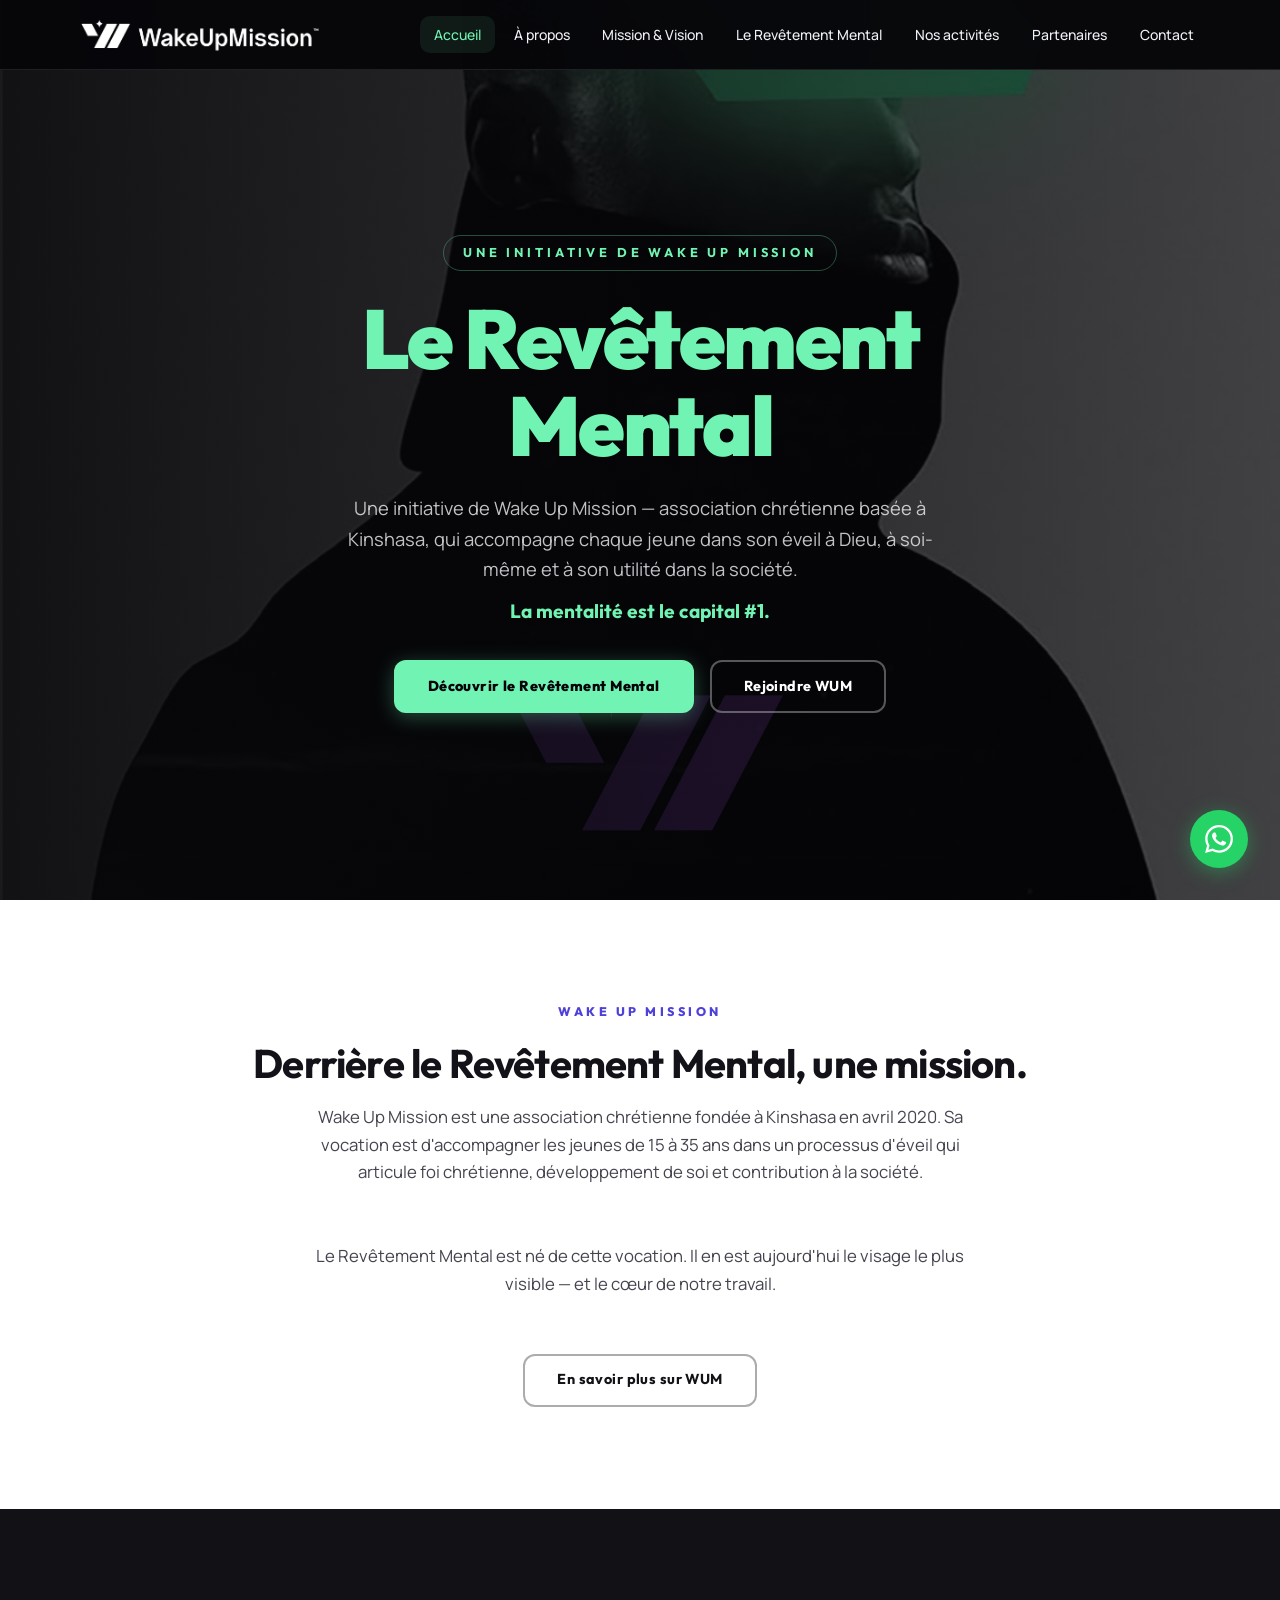
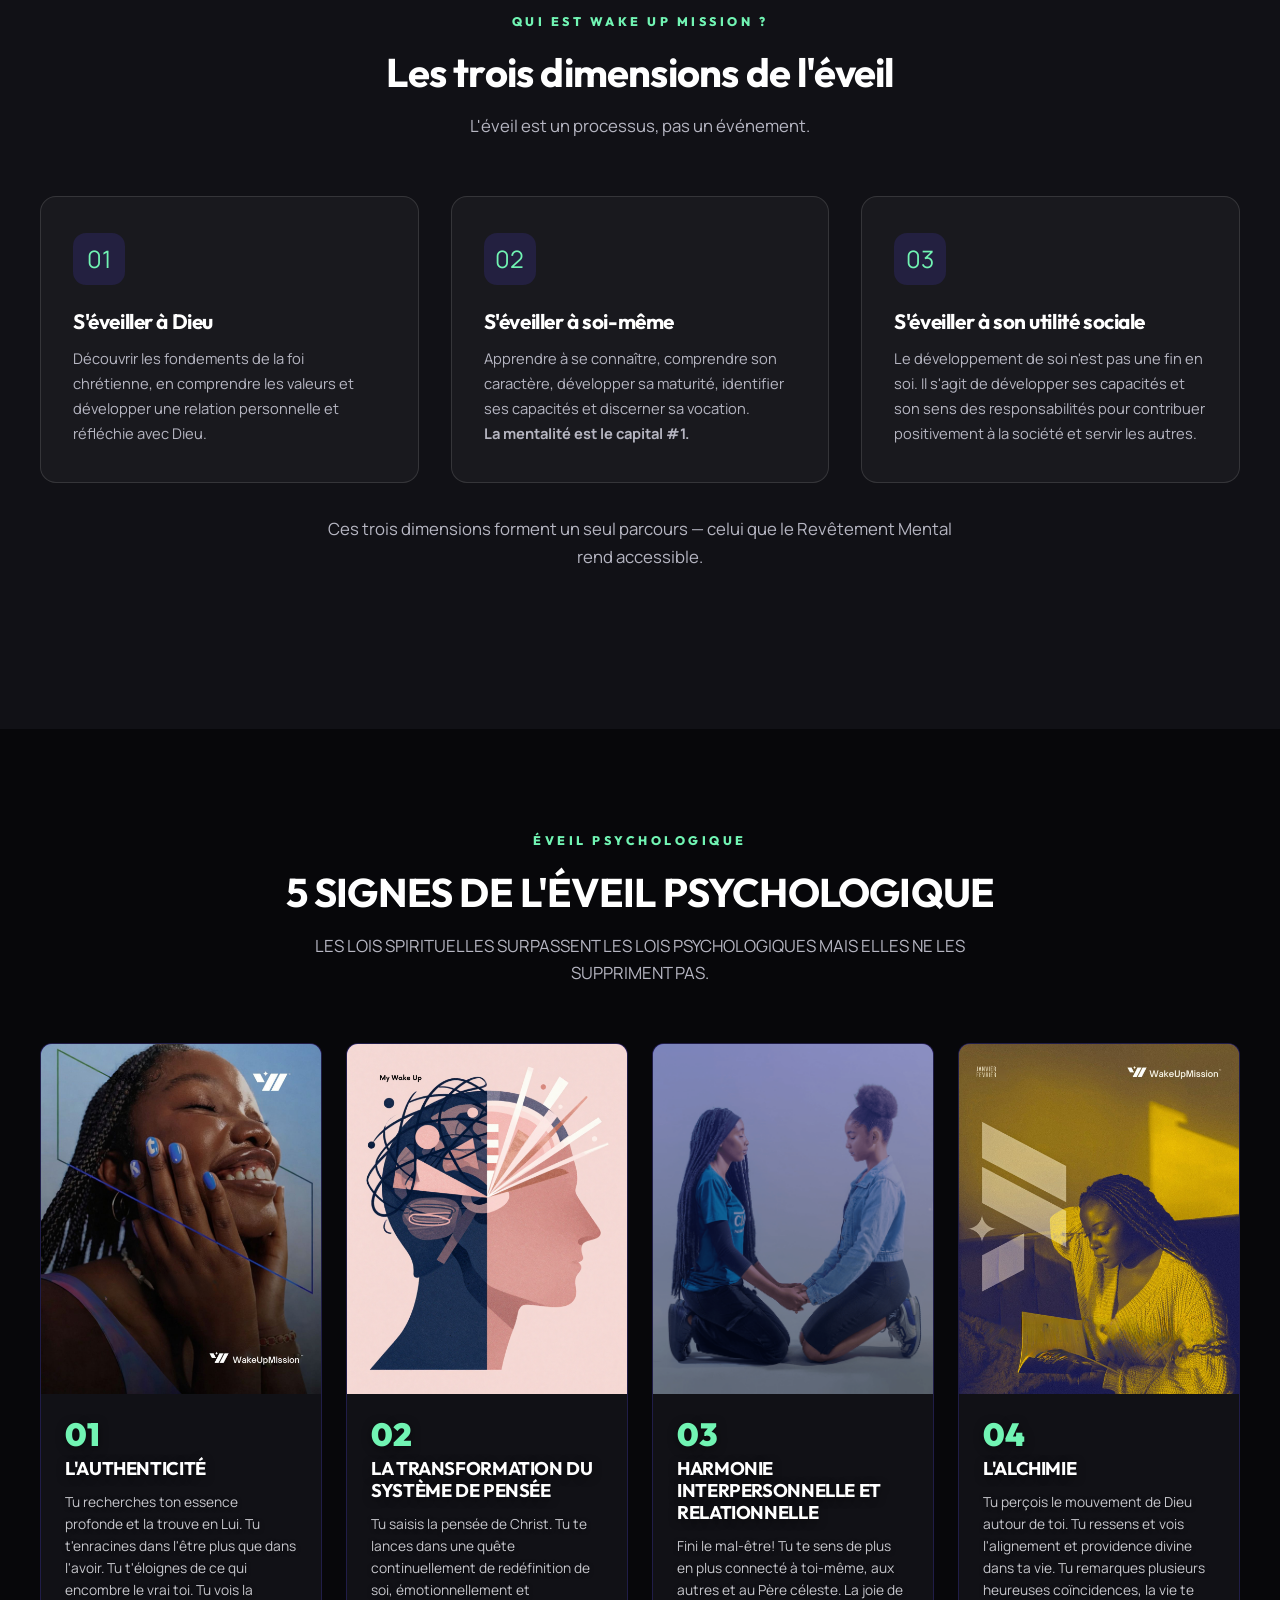
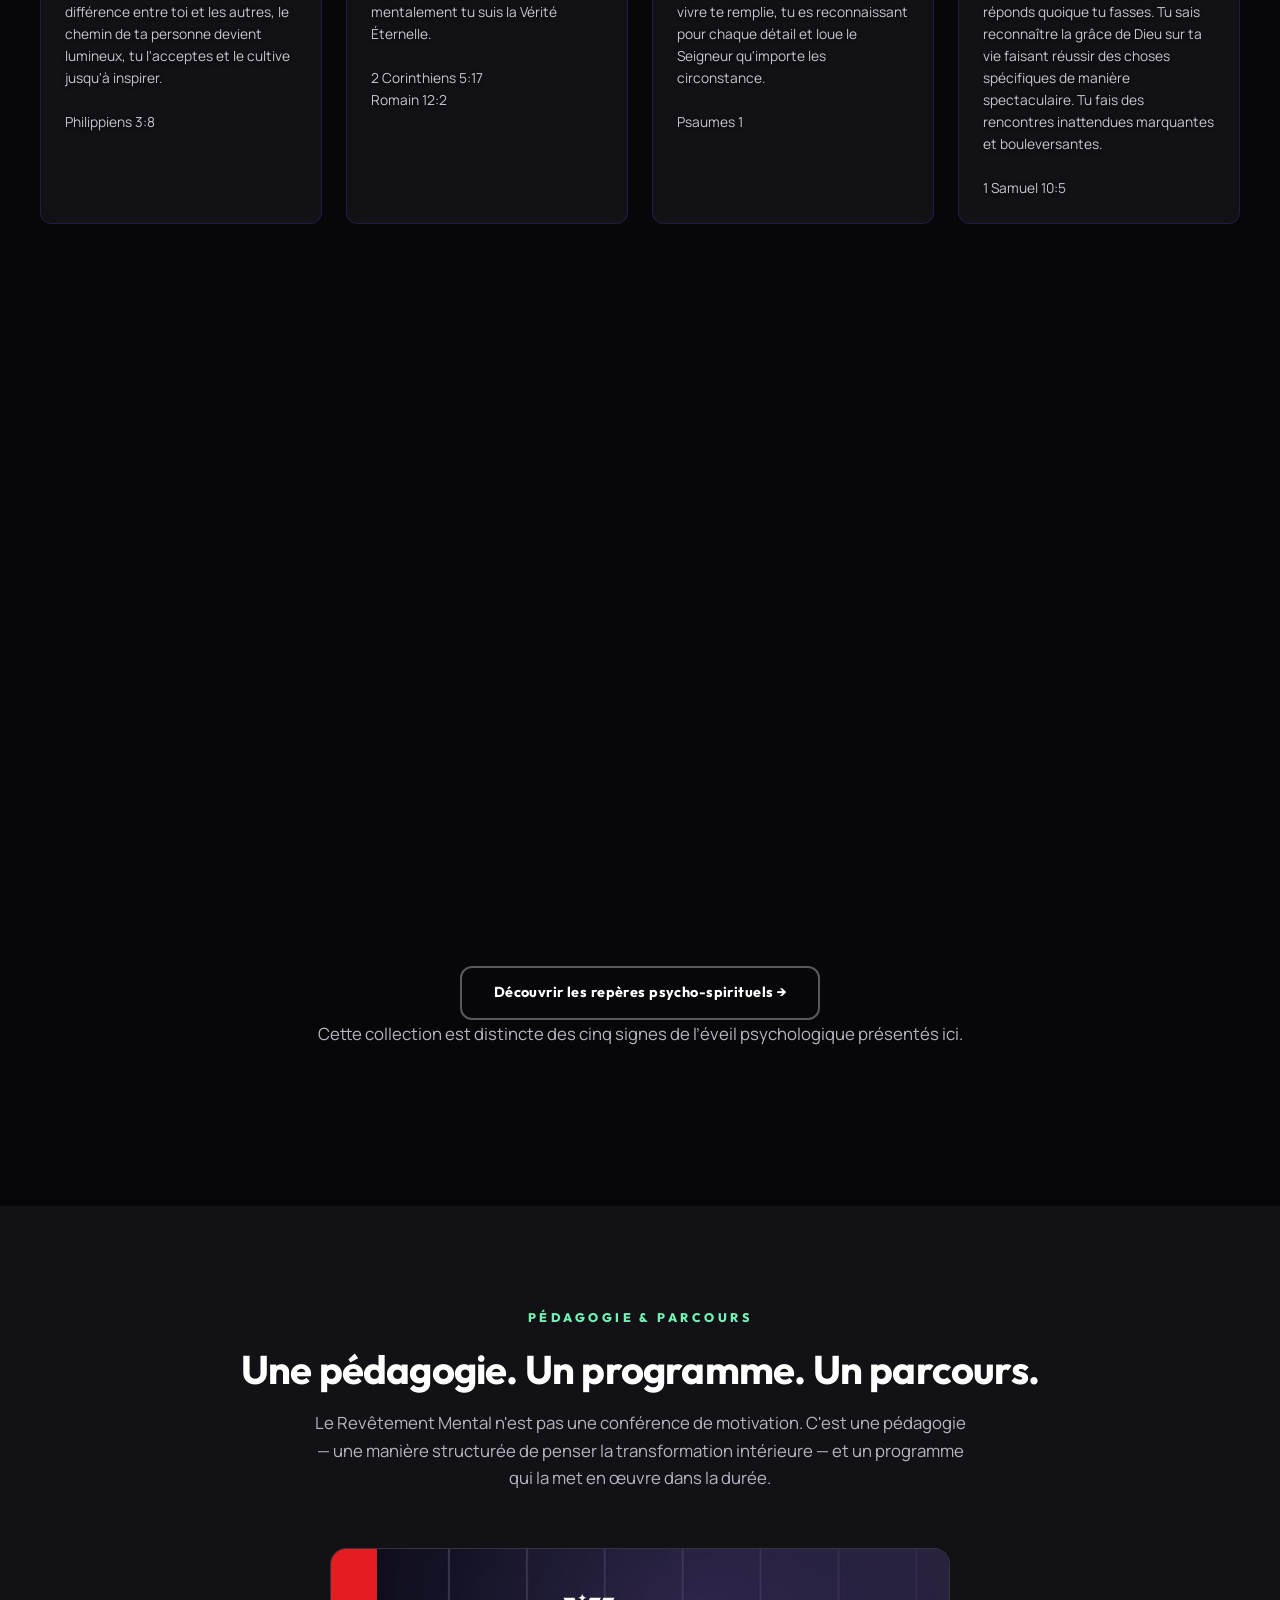
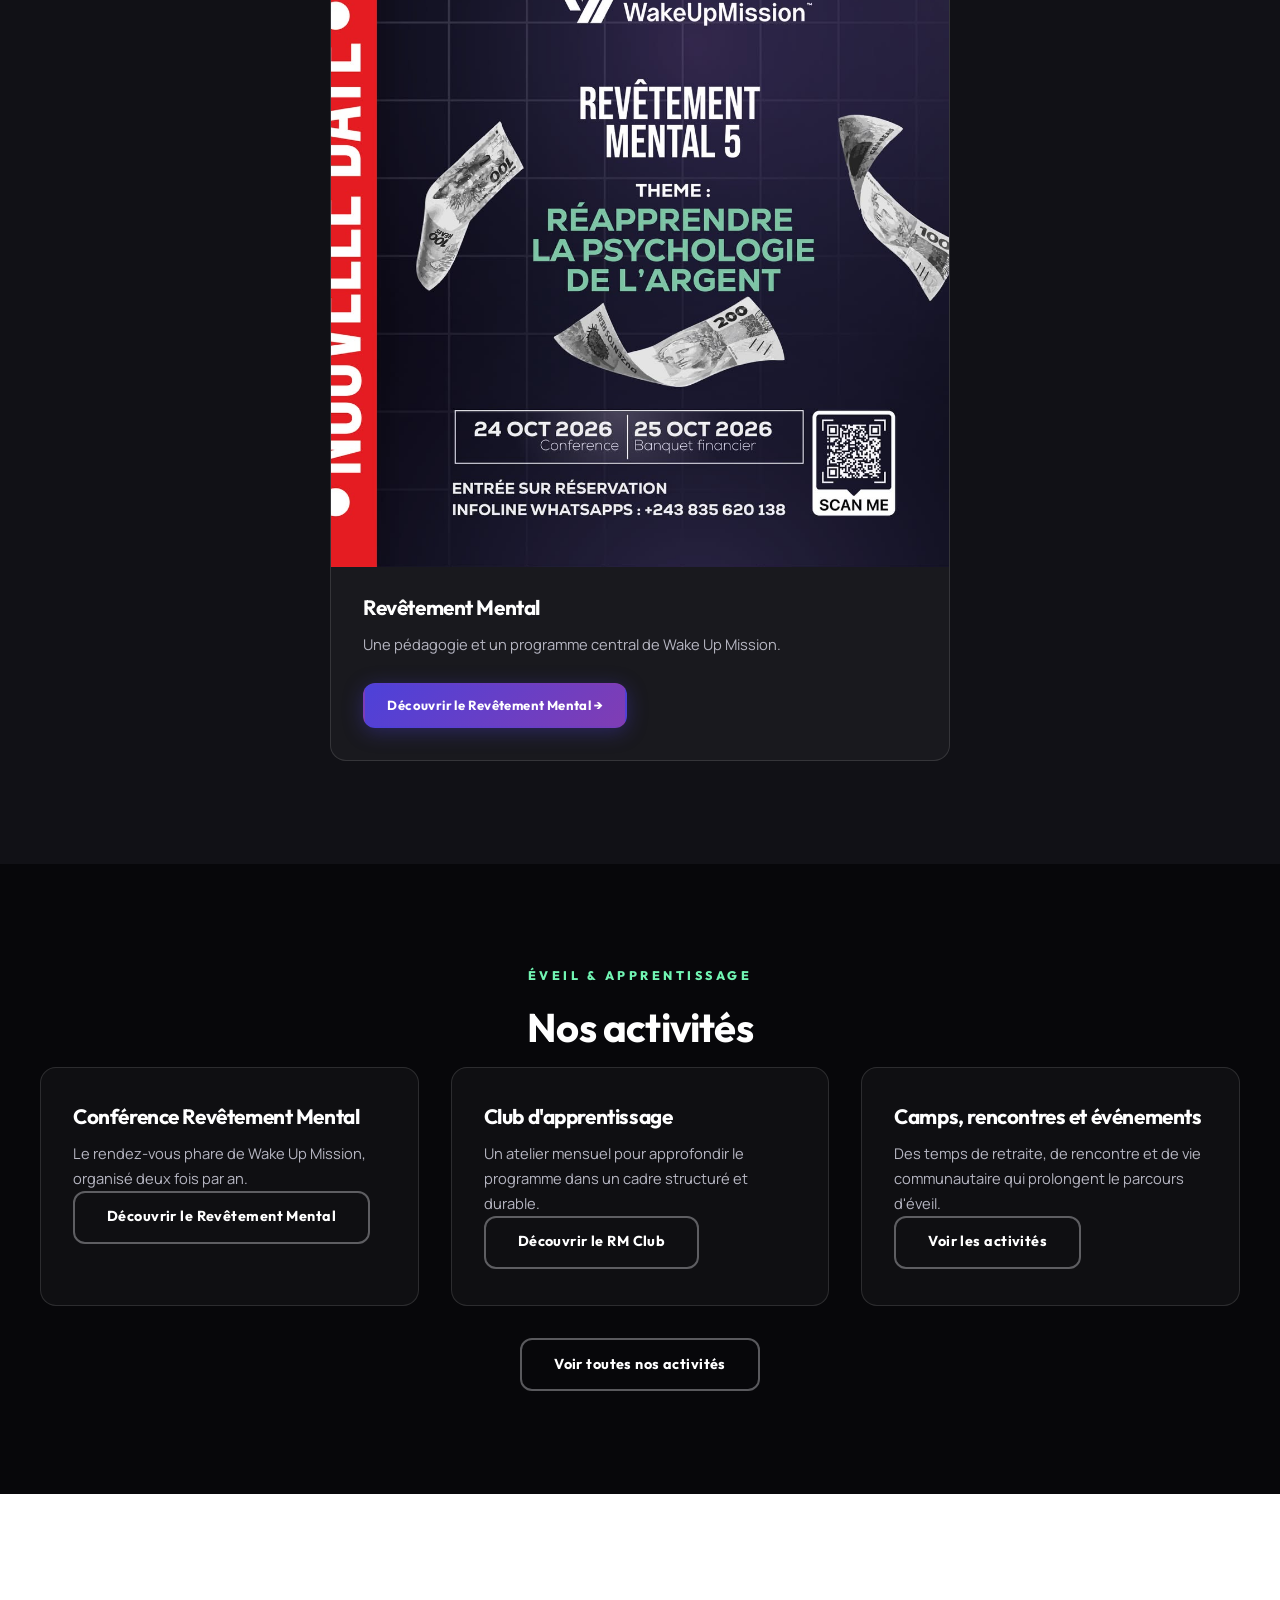
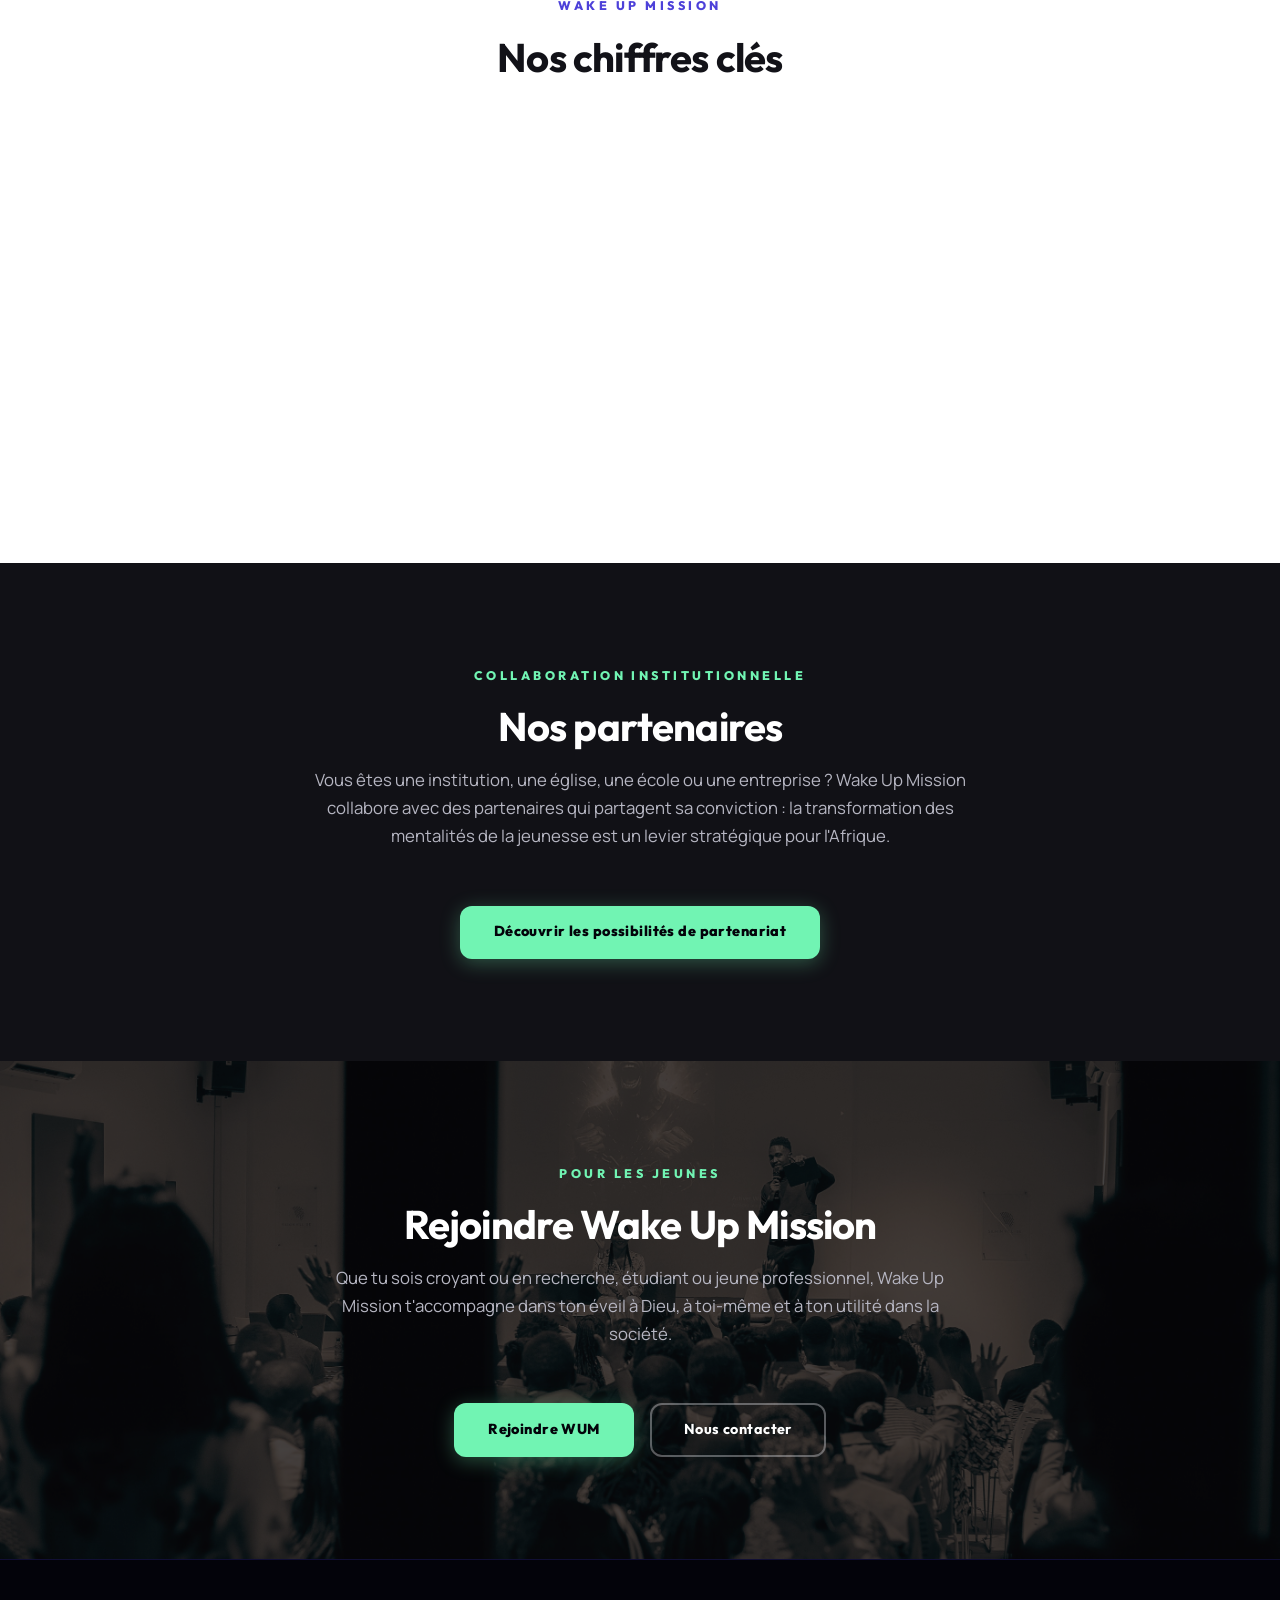
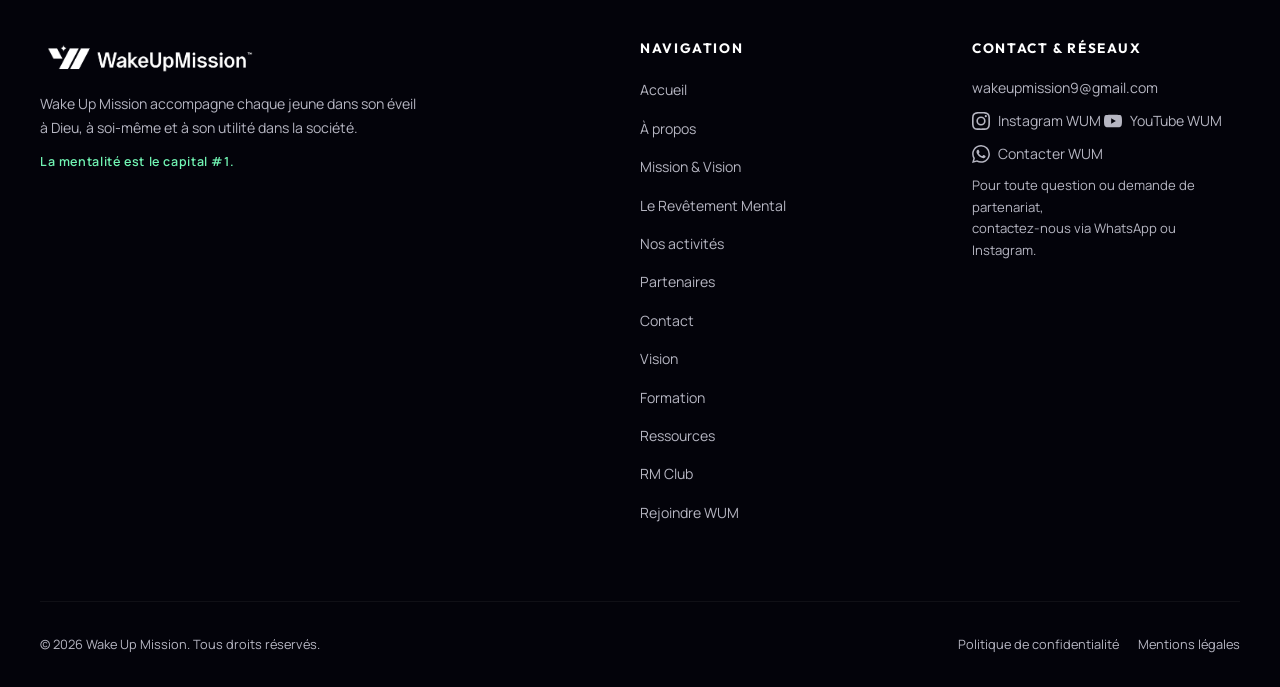
<file: index.html>
<!DOCTYPE html>
<html lang="fr">
<head>
  <!--
    =========================================================================
    WAKE UP MISSION - PAGE D'ACCUEIL (index.html)
    =========================================================================
    
    SECTIONS DE LA PAGE :
      1. <head>              : SEO, meta-données et ressources partagées
      2. <header>            : Navigation principale
      3. #hero               : Présentation du Revêtement Mental
      4. #a-propos           : Présentation de Wake Up Mission
      5. #dimensions-eveil   : Mission et dimensions de l'éveil
      6. #signes             : Signes de l'éveil psychologique
      7. #revetement-mental-accueil : Présentation du Revêtement Mental
      8. #activites-accueil  : Activités mises en avant
      9. #chiffres-cles      : Repères fournis
     10. #partenaires-accueil et #rejoindre-cta
     11. <footer>            : Liens et contact
      
    POUR MODIFIER UN TEXTE : trouver la section correspondante ci-dessous.
    POUR AJOUTER UNE SECTION : créer un <section> avec la classe .fond-sombre
    ou .fond-clair, et y inclure un .section-conteneur.
    =========================================================================
  -->

  <!-- ===========================
       SEO & MÉTA-DONNÉES
       =========================== -->
  <meta charset="UTF-8" />
  <meta name="viewport" content="width=device-width, initial-scale=1.0" />
  <meta name="description"
    content="Wake Up Mission, association chrétienne fondée à Kinshasa en 2020, accompagne chaque jeune dans son éveil à Dieu, à soi-même et à son utilité dans la société. La mentalité est le capital #1." />
  <meta name="keywords"
    content="Wake Up Mission, WUM, WUM Holding, éveil spirituel, formation leadership, RM5, Revêtement Mental, Ronde de Veille, communauté chrétienne" />
  <meta name="author" content="Wake Up Mission" />
  <link rel="canonical" href="https://mywakeupmission.com/" />
  <meta property="og:site_name" content="Wake Up Mission" />
  <meta property="og:title" content="Wake Up Mission" />
  <meta property="og:description" content="La mentalité est le capital #1." />
  <meta property="og:type" content="website" />
  <meta property="og:url" content="https://mywakeupmission.com/" />
  <meta property="og:image" content="https://mywakeupmission.com/Image/WUM_ID_vision.png" />
  <meta property="og:image:type" content="image/png" />
  <meta property="og:image:width" content="2000" />
  <meta property="og:image:height" content="2000" />
  <meta property="og:image:alt" content="Wake Up Mission — La mentalité est le capital #1." />
  <meta property="og:locale" content="fr_FR" />
  <meta name="twitter:card" content="summary_large_image" />
  <meta name="twitter:title" content="Wake Up Mission" />
  <meta name="twitter:description" content="La mentalité est le capital #1." />
  <meta name="twitter:image" content="https://mywakeupmission.com/Image/WUM_ID_vision.png" />
  <meta name="twitter:image:alt" content="Wake Up Mission — La mentalité est le capital #1." />

  <!-- Favicon -->
  <link rel="icon" href="LOGO_WUM_PNG-01.png" type="image/png" />

  <!-- PWA Manifest -->
  <link rel="manifest" href="manifest.json" />
  <meta name="theme-color" content="#4D41D9" />

  <!-- Feuille de style principale -->
  <link rel="stylesheet" href="css/style.css" />

  <title>Wake Up Mission — Association chrétienne à Kinshasa</title>
</head>
<body class="page-accueil">

  <!-- ===========================
       HEADER — NAVIGATION PRINCIPALE
       (UNE SEULE barre de navigation — la duplication a été supprimée)
       
       LIENS : modifier les href pour changer les destinations
       CTA (Rejoindre WUM) : modifier l'href du .btn-nav-cta
       =========================== -->
  <header id="site-header">
    <div class="header-container">

      <!-- Logo + Nom de la structure -->
      <a href="index.html" class="logo-link" aria-label="Wake Up Mission - Accueil">
        <img src="LOGO_WUM_PNG-01.png" alt="Logo Wake Up Mission" class="logo-img" />
        
      </a>

      <!-- Navigation bureau (desktop) -->
      <!-- NOTE : Cette nav est masquée sur mobile et remplacée par le menu hamburger -->
      <nav class="nav-bureau" aria-label="Navigation principale">
        <a href="index.html" class="nav-lien actif">Accueil</a>
        <a href="a-propos.html" class="nav-lien">À propos</a>
        <a href="mission.html" class="nav-lien">Mission &amp; Vision</a>
        <a href="revetement-mental.html" class="nav-lien">Le Revêtement Mental</a>
        <a href="activites.html" class="nav-lien">Nos activités</a>
        <a href="partenaires.html" class="nav-lien">Partenaires</a>
        <a href="contact.html" class="nav-lien">Contact</a>
      </nav>

      <!-- Bouton hamburger (visible uniquement en mobile) -->
      <button class="toggle-mobile" id="toggle-menu-mobile" aria-label="Ouvrir le menu" aria-expanded="false" aria-controls="menu-mobile">
        <span></span>
        <span></span>
        <span></span>
      </button>
    </div>
  </header>

  <!-- Navigation mobile (panneau coulissant depuis la droite) -->
  <div class="overlay-mobile" id="overlay-mobile"></div>
  <nav class="menu-mobile" id="menu-mobile" aria-label="Navigation mobile">
    <a href="index.html" class="nav-lien actif">Accueil</a>
    <a href="a-propos.html" class="nav-lien">À propos</a>
    <a href="mission.html" class="nav-lien">Mission &amp; Vision</a>
    <a href="revetement-mental.html" class="nav-lien">Le Revêtement Mental</a>
    <a href="activites.html" class="nav-lien">Nos activités</a>
    <a href="partenaires.html" class="nav-lien">Partenaires</a>
    <a href="contact.html" class="nav-lien">Contact</a>
  </nav>

  <main id="contenu-principal">

  <!-- ===========================
       SECTION HERO — BANNIÈRE PRINCIPALE
       Bannière avec image de fond.
       
       PHOTO : modifier l'image de fond de #hero dans css/style.css.
       TEXTE : modifier le h1, le sous-titre et les boutons ci-dessous.
       =========================== -->
  <section id="hero" class="hero" aria-label="Section principale">

    <div class="hero-overlay"></div>

    <!-- Contenu principal du Hero -->
    <div class="hero-contenu">

      <!-- Tag de catégorie (label) -->
      <span class="hero-tagline">Une initiative de Wake Up Mission</span>

      <!-- H1 principal de la page (SEO critique — un seul H1 par page) -->
      <h1 class="hero-titre">
        <span class="accent">Le Revêtement Mental</span>
      </h1>

      <!-- Sous-titre de description -->
      <p class="hero-sous-titre">
        Une initiative de Wake Up Mission — association chrétienne basée à Kinshasa, qui accompagne chaque jeune dans son éveil à Dieu, à soi-même et à son utilité dans la société.
        <br><strong>La mentalité est le capital #1.</strong>
      </p>

      <!-- Appels à l'action principaux -->
      <div class="hero-actions">

        <a href="revetement-mental.html" class="btn btn-aqua" id="btn-hero-decouvrir">
          Découvrir le Revêtement Mental
        </a>
        <a href="rejoindre.html" class="btn btn-secondaire">
          Rejoindre WUM
        </a>
      </div>

    </div>
  </section>

  <section id="a-propos" class="fond-clair" aria-labelledby="titre-a-propos">
    <div class="section-conteneur">
      <span class="section-label">Wake Up Mission</span>
      <h2 class="section-titre" id="titre-a-propos">Derrière le Revêtement Mental, une mission.</h2>
      <p class="section-intro">
        Wake Up Mission est une association chrétienne fondée à Kinshasa en avril 2020. Sa vocation est d'accompagner les jeunes de 15 à 35 ans dans un processus d'éveil qui articule foi chrétienne, développement de soi et contribution à la société.
      </p>
      <p class="section-intro">
        Le Revêtement Mental est né de cette vocation. Il en est aujourd'hui le visage le plus visible — et le cœur de notre travail.
      </p>
      <div style="text-align:center;">
        <a href="a-propos.html" class="btn btn-secondaire">En savoir plus sur WUM</a>
      </div>
    </div>
  </section>

  <section id="dimensions-eveil" class="fond-sombre-2" aria-labelledby="titre-dimensions-eveil">
    <div class="section-conteneur">
      <span class="section-label">Qui est Wake Up Mission ?</span>
      <h2 class="section-titre" id="titre-dimensions-eveil">Les trois dimensions de l'éveil</h2>
      <p class="section-intro">
        L'éveil est un processus, pas un événement.
      </p>
      <div class="grille-3">
        <article class="carte">
          <div class="carte-icone" aria-hidden="true">01</div>
          <h3>S'éveiller à Dieu</h3>
          <p>Découvrir les fondements de la foi chrétienne, en comprendre les valeurs et développer une relation personnelle et réfléchie avec Dieu.</p>
        </article>
        <article class="carte">
          <div class="carte-icone" aria-hidden="true">02</div>
          <h3>S'éveiller à soi-même</h3>
          <p>Apprendre à se connaître, comprendre son caractère, développer sa maturité, identifier ses capacités et discerner sa vocation.</p>
          <p><strong>La mentalité est le capital #1.</strong></p>
        </article>
        <article class="carte">
          <div class="carte-icone" aria-hidden="true">03</div>
          <h3>S'éveiller à son utilité sociale</h3>
          <p>Le développement de soi n'est pas une fin en soi. Il s'agit de développer ses capacités et son sens des responsabilités pour contribuer positivement à la société et servir les autres.</p>
        </article>
      </div>
      <p class="section-intro" style="margin-top:2rem; text-align:center;">
        Ces trois dimensions forment un seul parcours — celui que le Revêtement Mental rend accessible.
      </p>
    </div>
  </section>


  <!-- ===========================
       SECTION : LES 5 SIGNES DU WAKE UP
       Section centrale identitaire de WUM.
      Présente les 5 signes de l'éveil psychologique.
       
       SOURCE CONTENU : Document PDF "How it Work - WUM 2024"
       
       POUR MODIFIER UN SIGNE :
         - Trouver la .signe-carte correspondante
         - Changer le .signe-titre et .signe-description
       =========================== -->
  <section id="signes" class="fond-sombre" aria-labelledby="titre-signes">
    <div class="section-conteneur">

      <span class="section-label">Éveil psychologique</span>
      <h2 class="section-titre" id="titre-signes">
        5 SIGNES DE L'ÉVEIL PSYCHOLOGIQUE
      </h2>
      <p class="section-intro">
        LES LOIS SPIRITUELLES SURPASSENT LES LOIS PSYCHOLOGIQUES MAIS ELLES NE LES SUPPRIMENT PAS.
      </p>

      <!-- Grille des 5 signes — visuels photographiques -->
      <div class="signes-grille-featured">

        <div class="signe-carte-photo">
          <div class="signe-carte-photo-visuel">
            <img src="Image/Authenticité .png" alt="" class="signe-carte-photo-img" loading="lazy" />
            <div class="signe-carte-photo-overlay"></div>
          </div>
          <div class="signe-carte-photo-contenu">
            <div class="signe-numero">01</div>
            <h3 class="signe-titre">L'AUTHENTICITÉ</h3>
            <p class="signe-description">
              Tu recherches ton essence profonde et la trouve en Lui. Tu t'enracines dans l'être plus que dans l'avoir. Tu t'éloignes de ce qui encombre le vrai toi. Tu vois la différence entre toi et les autres, le chemin de ta personne devient lumineux, tu l'acceptes et le cultive jusqu'à inspirer.
              <br><br>
              Philippiens 3:8
            </p>
          </div>
        </div>

        <div class="signe-carte-photo">
          <div class="signe-carte-photo-visuel">
            <img src="Image/SYSTÈME DE PENSÉ.png" alt="" class="signe-carte-photo-img" loading="lazy" />
            <div class="signe-carte-photo-overlay"></div>
          </div>
          <div class="signe-carte-photo-contenu">
            <div class="signe-numero">02</div>
            <h3 class="signe-titre">LA TRANSFORMATION DU SYSTÈME DE PENSÉE</h3>
            <p class="signe-description">
              Tu saisis la pensée de Christ. Tu te lances dans une quête continuellement de redéfinition de soi, émotionnellement et mentalement tu suis la Vérité Éternelle.
              <br><br>
              2 Corinthiens 5:17<br>
              Romain 12:2
            </p>
          </div>
        </div>

        <div class="signe-carte-photo">
          <div class="signe-carte-photo-visuel">
            <img src="Image/Les_RElations.png" alt="" class="signe-carte-photo-img" loading="lazy" />
            <div class="signe-carte-photo-overlay"></div>
          </div>
          <div class="signe-carte-photo-contenu">
            <div class="signe-numero">03</div>
            <h3 class="signe-titre">HARMONIE INTERPERSONNELLE ET RELATIONNELLE</h3>
            <p class="signe-description">
              Fini le mal-être! Tu te sens de plus en plus connecté à toi-même, aux autres et au Père céleste. La joie de vivre te remplie, tu es reconnaissant pour chaque détail et loue le Seigneur qu'importe les circonstance.
              <br><br>
              Psaumes 1
            </p>
          </div>
        </div>

        <div class="signe-carte-photo">
          <div class="signe-carte-photo-visuel">
            <img src="Image/L'ALCHIMIE.png" alt="" class="signe-carte-photo-img" loading="lazy" />
            <div class="signe-carte-photo-overlay"></div>
          </div>
          <div class="signe-carte-photo-contenu">
            <div class="signe-numero">04</div>
            <h3 class="signe-titre">L'ALCHIMIE</h3>
            <p class="signe-description">
              Tu perçois le mouvement de Dieu autour de toi. Tu ressens et vois l'alignement et providence divine dans ta vie. Tu remarques plusieurs heureuses coïncidences, la vie te réponds quoique tu fasses. Tu sais reconnaître la grâce de Dieu sur ta vie faisant réussir des choses spécifiques de manière spectaculaire. Tu fais des rencontres inattendues marquantes et bouleversantes.
              <br><br>
              1 Samuel 10:5
            </p>
          </div>
        </div>

        <div class="signe-carte-photo">
          <div class="signe-carte-photo-visuel">
            <img src="Image/LA_MAÎTRISE_DE_SOI.png" alt="" class="signe-carte-photo-img" loading="lazy" />
            <div class="signe-carte-photo-overlay"></div>
          </div>
          <div class="signe-carte-photo-contenu">
            <div class="signe-numero">05</div>
            <h3 class="signe-titre">LA MAÎTRISE DE SOI</h3>
            <p class="signe-description">
              Lorsque tu soumets ton être tout entier à Adonai (le Maître de tout), Il te donne la capacité de reprendre le contrôle totale sur toi-même. Tu sais te montrer patient avec toi même et les autres, tu es au dessus des émotions et des petits esprits.
              <br><br>
              Galates 2:20,22
            </p>
          </div>
        </div>

      </div><!-- fin .signes-grille-featured -->

      <!-- Lien vers la page ressources pour en savoir plus -->
      <div style="text-align:center; margin-top: 3rem;">
        <a href="ressources.html#les-20-signes" class="btn btn-secondaire" id="btn-voir-tous-signes">
          Découvrir les repères psycho-spirituels →
        </a>
        <p class="section-intro">Cette collection est distincte des cinq signes de l’éveil psychologique présentés ici.</p>
      </div>

    </div>
  </section>


  <!-- ===========================
      SECTION : LE REVÊTEMENT MENTAL
      Présentation de la pédagogie et du programme signature de WUM.
       
      Cette section renvoie vers la page dédiée au Revêtement Mental.
       =========================== -->
  <section id="revetement-mental-accueil" class="fond-sombre-2" aria-labelledby="titre-revetement-mental-accueil">
    <div class="section-conteneur">

      <span class="section-label">Pédagogie &amp; parcours</span>
      <h2 class="section-titre" id="titre-revetement-mental-accueil">Une pédagogie. Un programme. Un parcours.</h2>
      <p class="section-intro">
        Le Revêtement Mental n'est pas une conférence de motivation. C'est une pédagogie — une manière structurée de penser la transformation intérieure — et un programme qui la met en œuvre dans la durée.
      </p>

      <div class="grille-2" style="max-width:620px; margin:0 auto;">

        <!-- Programme 1 : Revêtement Mental -->
        <div class="carte carte-avec-visuel">
          <div class="carte-visuel">
            <img src="Image/RM5_NEW.jpg" alt="Revêtement Mental" class="carte-visuel-img" loading="lazy" />
          </div>
          <div class="carte-corps">
            <h3>Revêtement Mental</h3>
            <p>
              Une pédagogie et un programme central de Wake Up Mission.
            </p>
            <br/>
            <a href="revetement-mental.html" class="btn btn-primaire" style="font-size:0.82rem; padding: 0.6rem 1.4rem;" id="btn-rm-programme">
              Découvrir le Revêtement Mental →
            </a>
          </div>
        </div>

      </div><!-- fin aperçu RM -->
    </div>
  </section>

  <section id="activites-accueil" class="fond-sombre" aria-labelledby="titre-activites-accueil">
    <div class="section-conteneur">
      <span class="section-label">Éveil &amp; apprentissage</span>
      <h2 class="section-titre" id="titre-activites-accueil">Nos activités</h2>
      <div class="grille-3">
        <article class="carte">
          <h3>Conférence Revêtement Mental</h3>
          <p>Le rendez-vous phare de Wake Up Mission, organisé deux fois par an.</p>
          <a href="revetement-mental.html" class="btn btn-secondaire">Découvrir le Revêtement Mental</a>
        </article>
        <article class="carte">
          <h3>Club d'apprentissage</h3>
          <p>Un atelier mensuel pour approfondir le programme dans un cadre structuré et durable.</p>
          <a href="RM_Club.html" class="btn btn-secondaire">Découvrir le RM Club</a>
        </article>
        <article class="carte">
          <h3>Camps, rencontres et événements</h3>
          <p>Des temps de retraite, de rencontre et de vie communautaire qui prolongent le parcours d'éveil.</p>
          <a href="activites.html" class="btn btn-secondaire">Voir les activités</a>
        </article>
      </div>
      <div style="text-align:center; margin-top:2rem;">
        <a href="activites.html" class="btn btn-secondaire">Voir toutes nos activités</a>
      </div>
    </div>
  </section>


  <!-- ===========================
       SECTION : COMMUNAUTÉ & INSTAGRAM
       Présente la communauté WUM et l'intégration des réseaux sociaux.
       
       POUR METTRE À JOUR : changer les chiffres, la description
       et le handle Instagram ci-dessous.
       =========================== -->
  <section id="chiffres-cles" class="fond-clair" aria-labelledby="titre-chiffres-cles">
    <div class="section-conteneur">
      <span class="section-label">Wake Up Mission</span>
      <h2 class="section-titre" id="titre-chiffres-cles">Nos chiffres clés</h2>
      <div class="grille-2">
        <article class="carte">
          <h3>2020</h3>
          <p>Année de fondation, à Kinshasa</p>
        </article>
        <article class="carte">
          <h3>Plus de 10</h3>
          <p>Événements organisés sur fonds propres</p>
        </article>
        <article class="carte">
          <h3>Plus de 5 000</h3>
          <p>Jeunes touchés cumulés</p>
        </article>
        <article class="carte">
          <h3>10 000+</h3>
          <p>Personnes dans notre communauté en ligne</p>
        </article>
      </div>
    </div>
  </section>

  <section id="partenaires-accueil" class="fond-sombre-2" aria-labelledby="titre-partenaires-accueil">
    <div class="section-conteneur" style="text-align:center; max-width:800px;">
      <span class="section-label">Collaboration institutionnelle</span>
      <h2 class="section-titre" id="titre-partenaires-accueil">Nos partenaires</h2>
      <p class="section-intro">
        Vous êtes une institution, une église, une école ou une entreprise ? Wake Up Mission collabore avec des partenaires qui partagent sa conviction : la transformation des mentalités de la jeunesse est un levier stratégique pour l'Afrique.
      </p>
      <a href="partenaires.html" class="btn btn-aqua">Découvrir les possibilités de partenariat</a>
    </div>
  </section>


  <!-- ===========================
       SECTION : REJOINDRE WUM — CTA FINAL
       Appel à l'action pour devenir membre de WUM.
       =========================== -->
  <section id="rejoindre-cta" class="fond-sombre section-photo" aria-label="Rejoindre WUM" style="background-image: url('Image/IMG_6030.JPG'); background-size: cover; background-position: center;">
    <div class="section-conteneur" style="text-align:center; max-width: 700px;">

      <span class="section-label">Pour les jeunes</span>
      <h2 class="section-titre">Rejoindre Wake Up Mission</h2>
      <p class="section-intro">
        Que tu sois croyant ou en recherche, étudiant ou jeune professionnel, Wake Up Mission t'accompagne dans ton éveil à Dieu, à toi-même et à ton utilité dans la société.
      </p>

      <div style="display:flex; gap:1rem; justify-content:center; flex-wrap:wrap;">
        <a href="rejoindre.html" class="btn btn-aqua" id="btn-rejoindre-cta">
          Rejoindre WUM
        </a>
        <a href="contact.html" class="btn btn-secondaire" id="btn-contact-cta">
          Nous contacter
        </a>
      </div>

    </div>
  </section>
  </main>


  <!-- ===========================
       FOOTER — PIED DE PAGE
       Modifier les liens, l'adresse et les informations de contact ici.
       Les réseaux sociaux se trouvent dans la section .footer-contact.
       =========================== -->
  <footer aria-label="Pied de page">
    <div class="footer-grille">

      <!-- Colonne 1 : Marque et description -->
      <div class="footer-marque">
        <div style="display:flex; align-items:center; gap:0.75rem; margin-bottom:1rem;">
          <img src="LOGO_WUM_PNG-01.png" alt="Logo WUM" style="height:36px; width:auto;" />
      
        </div>
        <p>Wake Up Mission accompagne chaque jeune dans son éveil à Dieu, à soi-même et à son utilité dans la société.</p>
        <span class="slogan">La mentalité est le capital #1.</span>
      </div>

      <!-- Colonne 2 : Liens rapides -->
      <div class="footer-liens">
        <h4>Navigation</h4>
        <ul>
          <li><a href="index.html">Accueil</a></li>
          <li><a href="a-propos.html">À propos</a></li>
          <li><a href="mission.html">Mission &amp; Vision</a></li>
          <li><a href="revetement-mental.html">Le Revêtement Mental</a></li>
          <li><a href="activites.html">Nos activités</a></li>
          <li><a href="partenaires.html">Partenaires</a></li>
          <li><a href="contact.html">Contact</a></li>
          <li><a href="vision.html">Vision</a></li>
          <li><a href="formations.html">Formation</a></li>
          <li><a href="ressources.html">Ressources</a></li>
          <li><a href="RM_Club.html">RM Club</a></li>
          <li><a href="rejoindre.html">Rejoindre WUM</a></li>
        </ul>
      </div>

      <!-- Colonne 3 : Contact et réseaux sociaux -->
      <div class="footer-contact">
        <h4>Contact & Réseaux</h4>
        <p><a href="mailto:wakeupmission9@gmail.com">wakeupmission9@gmail.com</a></p>
        <p class="icone-reseau">
          <svg viewBox="0 0 24 24" fill="currentColor" aria-hidden="true" style="width:18px;height:18px;"><path d="M12 2.163c3.204 0 3.584.012 4.85.07 3.252.148 4.771 1.691 4.919 4.919.058 1.265.069 1.645.069 4.849 0 3.205-.012 3.584-.069 4.849-.149 3.225-1.664 4.771-4.919 4.919-1.266.058-1.644.07-4.85.07-3.204 0-3.584-.012-4.849-.07-3.26-.149-4.771-1.699-4.919-4.92-.058-1.265-.07-1.644-.07-4.849 0-3.204.013-3.583.07-4.849.149-3.227 1.664-4.771 4.919-4.919 1.266-.057 1.645-.069 4.849-.069zM12 0C8.741 0 8.333.014 7.053.072 2.695.272.273 2.69.073 7.052.014 8.333 0 8.741 0 12c0 3.259.014 3.668.072 4.948.2 4.358 2.618 6.78 6.98 6.98C8.333 23.986 8.741 24 12 24c3.259 0 3.668-.014 4.948-.072 4.354-.2 6.782-2.618 6.979-6.98.059-1.28.073-1.689.073-4.948 0-3.259-.014-3.667-.072-4.947-.196-4.354-2.617-6.78-6.979-6.98C15.668.014 15.259 0 12 0zm0 5.838a6.162 6.162 0 100 12.324 6.162 6.162 0 000-12.324zM12 16a4 4 0 110-8 4 4 0 010 8zm6.406-11.845a1.44 1.44 0 100 2.881 1.44 1.44 0 000-2.881z"/></svg>
          <a href="https://www.instagram.com/mywake_up" target="_blank" rel="noopener noreferrer">Instagram WUM</a>
        </p>
        <p class="icone-reseau">
          <svg viewBox="0 0 24 24" fill="currentColor" aria-hidden="true" style="width:18px;height:18px;"><path d="M23.498 6.186a3.016 3.016 0 00-2.122-2.136C19.505 3.545 12 3.545 12 3.545s-7.505 0-9.377.505A3.017 3.017 0 00.502 6.186C0 8.07 0 12 0 12s0 3.93.502 5.814a3.016 3.016 0 002.122 2.136c1.871.505 9.376.505 9.376.505s7.505 0 9.377-.505a3.015 3.015 0 002.122-2.136C24 15.93 24 12 24 12s0-3.93-.502-5.814zM9.545 15.568V8.432L15.818 12l-6.273 3.568z"/></svg>
          <a href="https://www.youtube.com/@wakeupmission" target="_blank" rel="noopener">YouTube WUM</a>
        </p>
        <p class="icone-reseau">
          <svg viewBox="0 0 24 24" fill="currentColor" aria-hidden="true" style="width:18px;height:18px;"><path d="M17.472 14.382c-.297-.149-1.758-.867-2.03-.967-.273-.099-.471-.148-.67.15-.197.297-.767.966-.94 1.164-.173.199-.347.223-.644.075-.297-.15-1.255-.463-2.39-1.475-.883-.788-1.48-1.761-1.653-2.059-.173-.297-.018-.458.13-.606.134-.133.298-.347.446-.52.149-.174.198-.298.298-.497.099-.198.05-.371-.025-.52-.075-.149-.669-1.612-.916-2.207-.242-.579-.487-.5-.669-.51-.173-.008-.371-.01-.57-.01-.198 0-.52.074-.792.372-.272.297-1.04 1.016-1.04 2.479 0 1.462 1.065 2.875 1.213 3.074.149.198 2.096 3.2 5.077 4.487.709.306 1.262.489 1.694.625.712.227 1.36.195 1.871.118.571-.085 1.758-.719 2.006-1.413.248-.694.248-1.289.173-1.413-.074-.124-.272-.198-.57-.347m-5.421 7.403h-.004a9.87 9.87 0 01-5.031-1.378l-.361-.214-3.741.982.998-3.648-.235-.374a9.86 9.86 0 01-1.51-5.26c.001-5.45 4.436-9.884 9.888-9.884 2.64 0 5.122 1.03 6.988 2.898a9.825 9.825 0 012.893 6.994c-.003 5.45-4.437 9.884-9.885 9.884m8.413-18.297A11.815 11.815 0 0012.05 0C5.495 0 .16 5.335.157 11.892c0 2.096.547 4.142 1.588 5.945L.057 24l6.305-1.654a11.882 11.882 0 005.683 1.448h.005c6.554 0 11.89-5.335 11.893-11.893a11.821 11.821 0 00-3.48-8.413Z"/></svg>
          <a href="https://wa.me/243835620138?text=Bonjour%20Wake%20Up%20Mission" target="_blank" rel="noopener noreferrer">Contacter WUM</a>
        </p>
        <br/>
        <p style="font-size:0.82rem;">
          Pour toute question ou demande de partenariat,<br/>
          contactez-nous via WhatsApp ou Instagram.
        </p>
      </div>

    </div>

    <!-- Copyright -->
    <div class="footer-bas">
      <p>© 2026 Wake Up Mission. Tous droits réservés.</p>
      <p>
        <a href="#" style="margin-right:1rem;">Politique de confidentialité</a>
        <a href="#">Mentions légales</a>
      </p>
    </div>
  </footer>


  <!-- ===========================
       BOUTON WHATSAPP FLOTTANT
       Toujours visible en bas à droite sur toutes les pages.
       Le numéro et le message se configurent dans js/app.js.
       =========================== -->
  <a href="#" class="whatsapp-flottant" id="btn-whatsapp-flottant" aria-label="Contacter WUM sur WhatsApp" title="Contactez-nous sur WhatsApp">
    <svg viewBox="0 0 24 24" xmlns="http://www.w3.org/2000/svg">
      <path d="M17.472 14.382c-.297-.149-1.758-.867-2.03-.967-.273-.099-.471-.148-.67.15-.197.297-.767.966-.94 1.164-.173.199-.347.223-.644.075-.297-.15-1.255-.463-2.39-1.475-.883-.788-1.48-1.761-1.653-2.059-.173-.297-.018-.458.13-.606.134-.133.298-.347.446-.52.149-.174.198-.298.298-.497.099-.198.05-.371-.025-.52-.075-.149-.669-1.612-.916-2.207-.242-.579-.487-.5-.669-.51-.173-.008-.371-.01-.57-.01-.198 0-.52.074-.792.372-.272.297-1.04 1.016-1.04 2.479 0 1.462 1.065 2.875 1.213 3.074.149.198 2.096 3.2 5.077 4.487.709.306 1.262.489 1.694.625.712.227 1.36.195 1.871.118.571-.085 1.758-.719 2.006-1.413.248-.694.248-1.289.173-1.413-.074-.124-.272-.198-.57-.347m-5.421 7.403h-.004a9.87 9.87 0 01-5.031-1.378l-.361-.214-3.741.982.998-3.648-.235-.374a9.86 9.86 0 01-1.51-5.26c.001-5.45 4.436-9.884 9.888-9.884 2.64 0 5.122 1.03 6.988 2.898a9.825 9.825 0 012.893 6.994c-.003 5.45-4.437 9.884-9.885 9.884m8.413-18.297A11.815 11.815 0 0012.05 0C5.495 0 .16 5.335.157 11.892c0 2.096.547 4.142 1.588 5.945L.057 24l6.305-1.654a11.882 11.882 0 005.683 1.448h.005c6.554 0 11.89-5.335 11.893-11.893a11.821 11.821 0 00-3.48-8.413Z"/>
    </svg>
  </a>


  <!-- ===========================
       SCRIPTS JAVASCRIPT
       Charger en bas de page pour des performances optimales.
       Ordre important : app.js en dernier car il utilise les autres modules.
       =========================== -->
  <script src="js/config.js"></script>
  <script src="js/app.js"></script>

</body>
</html>
</file>
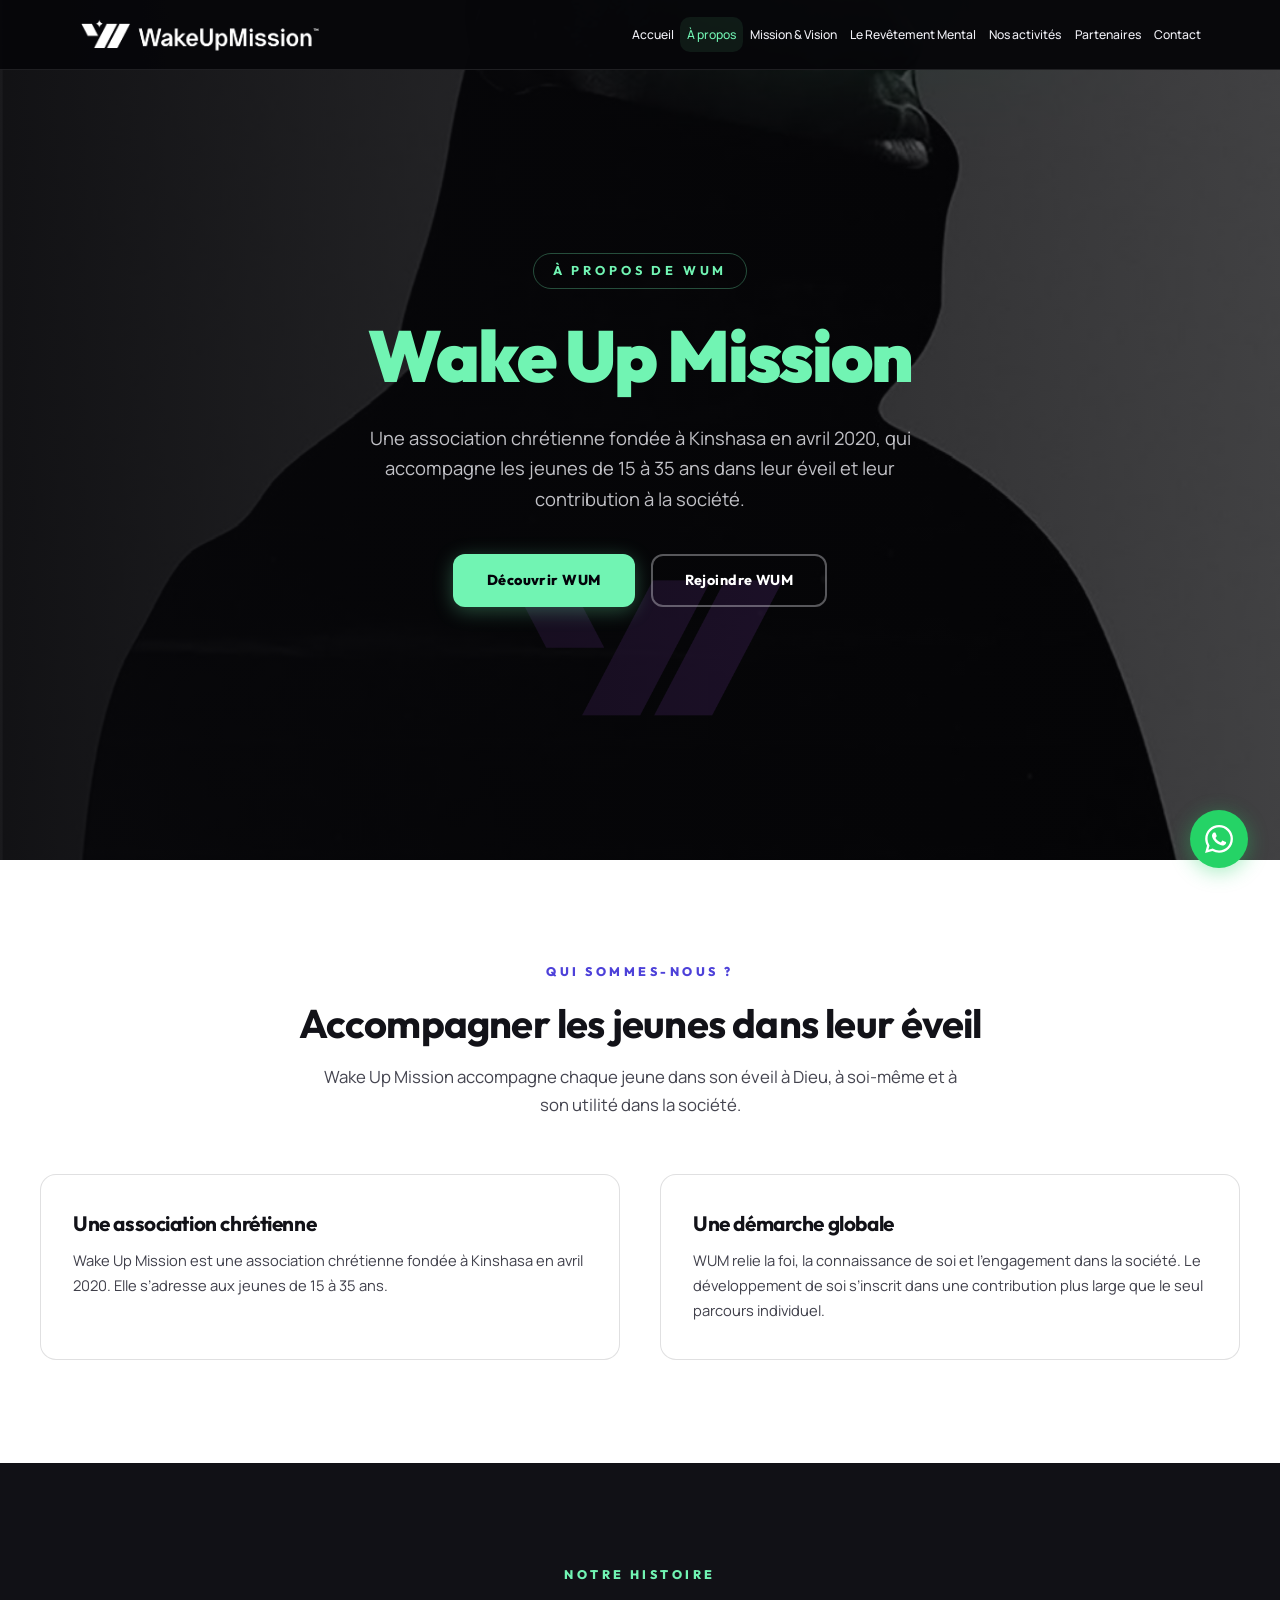
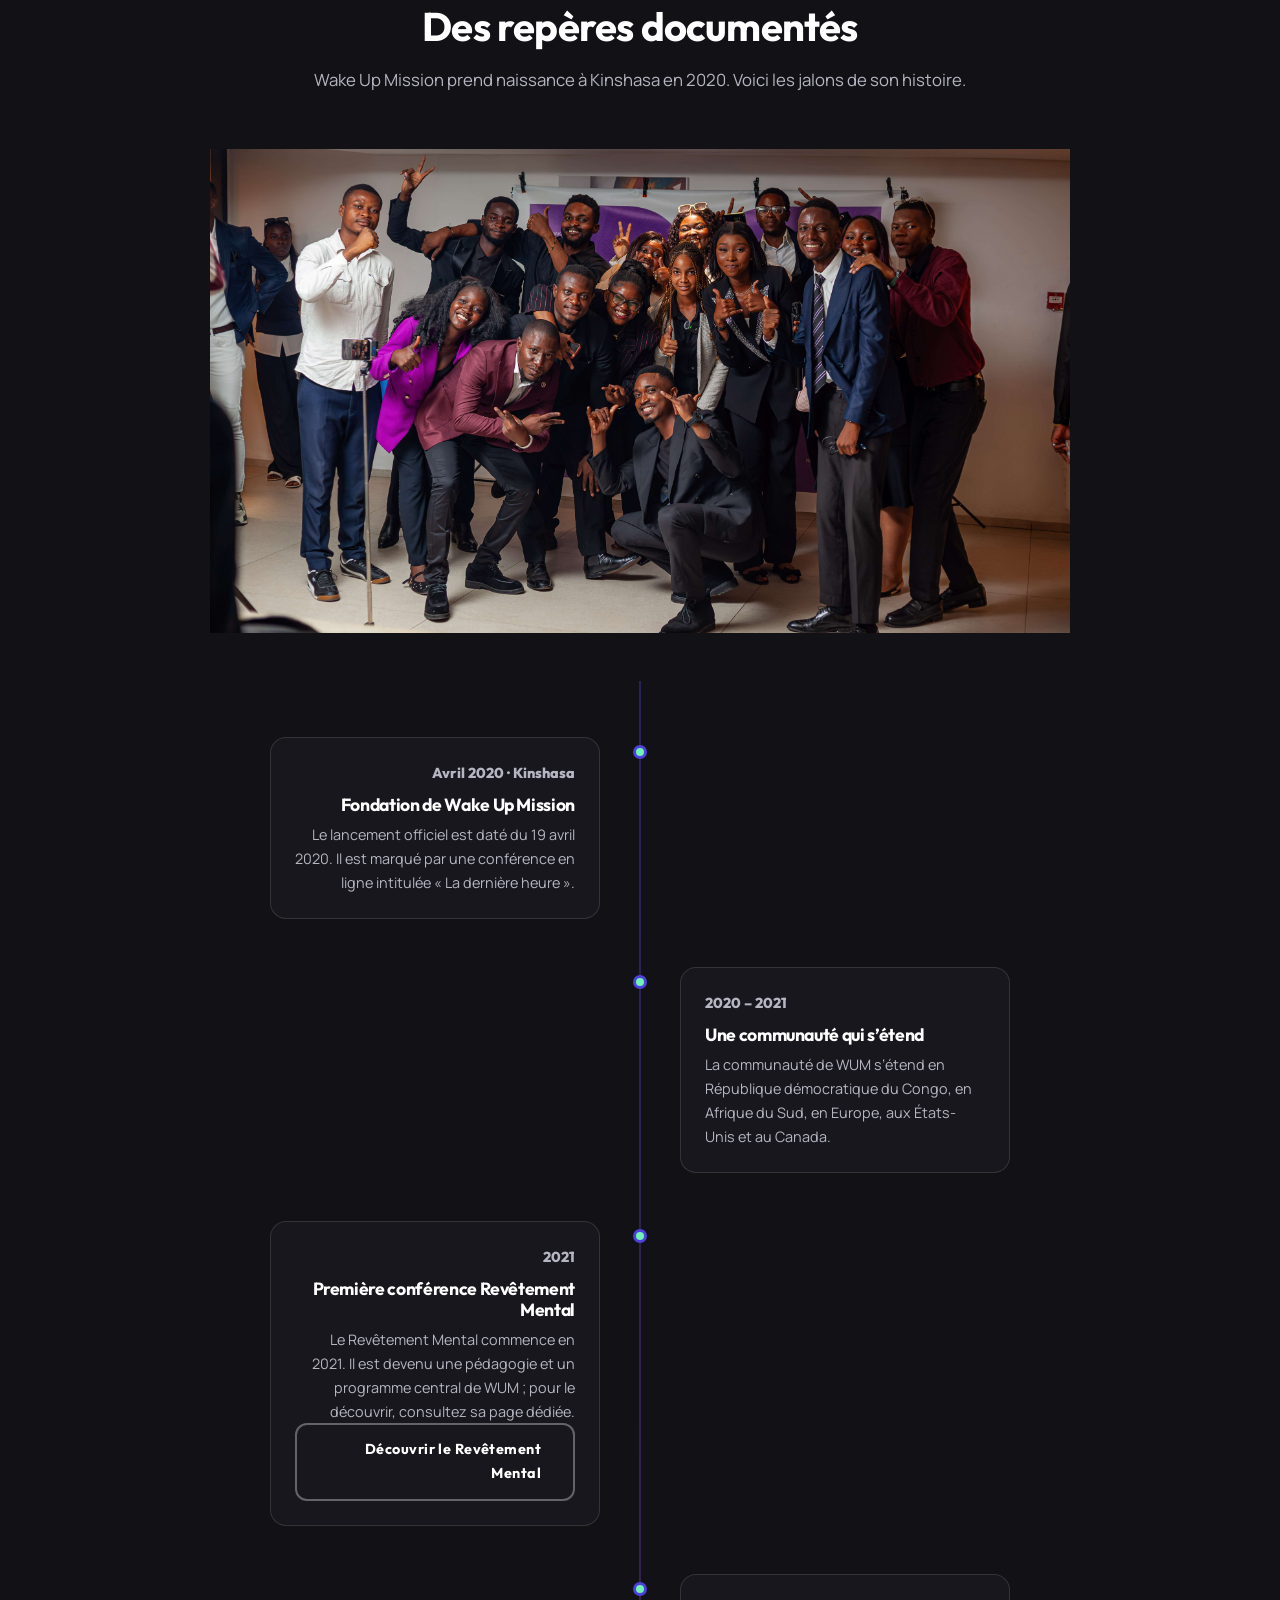
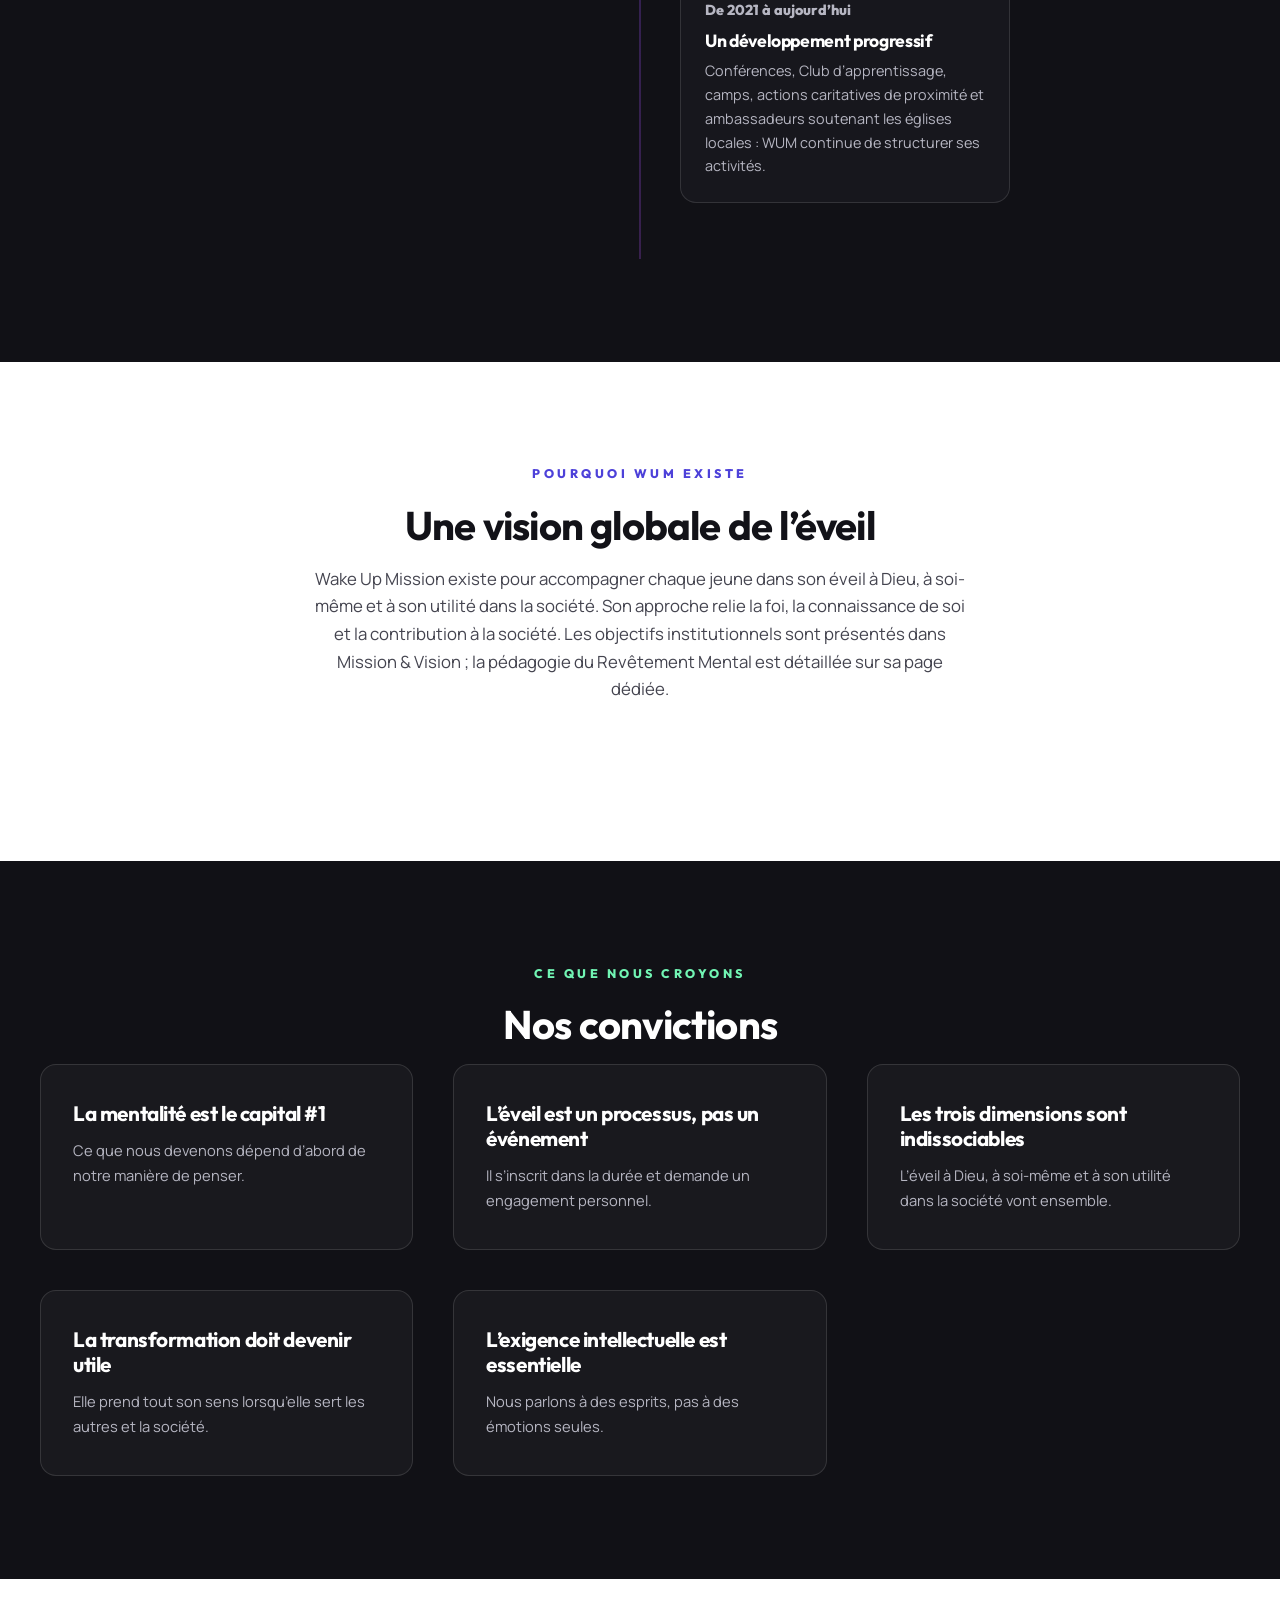
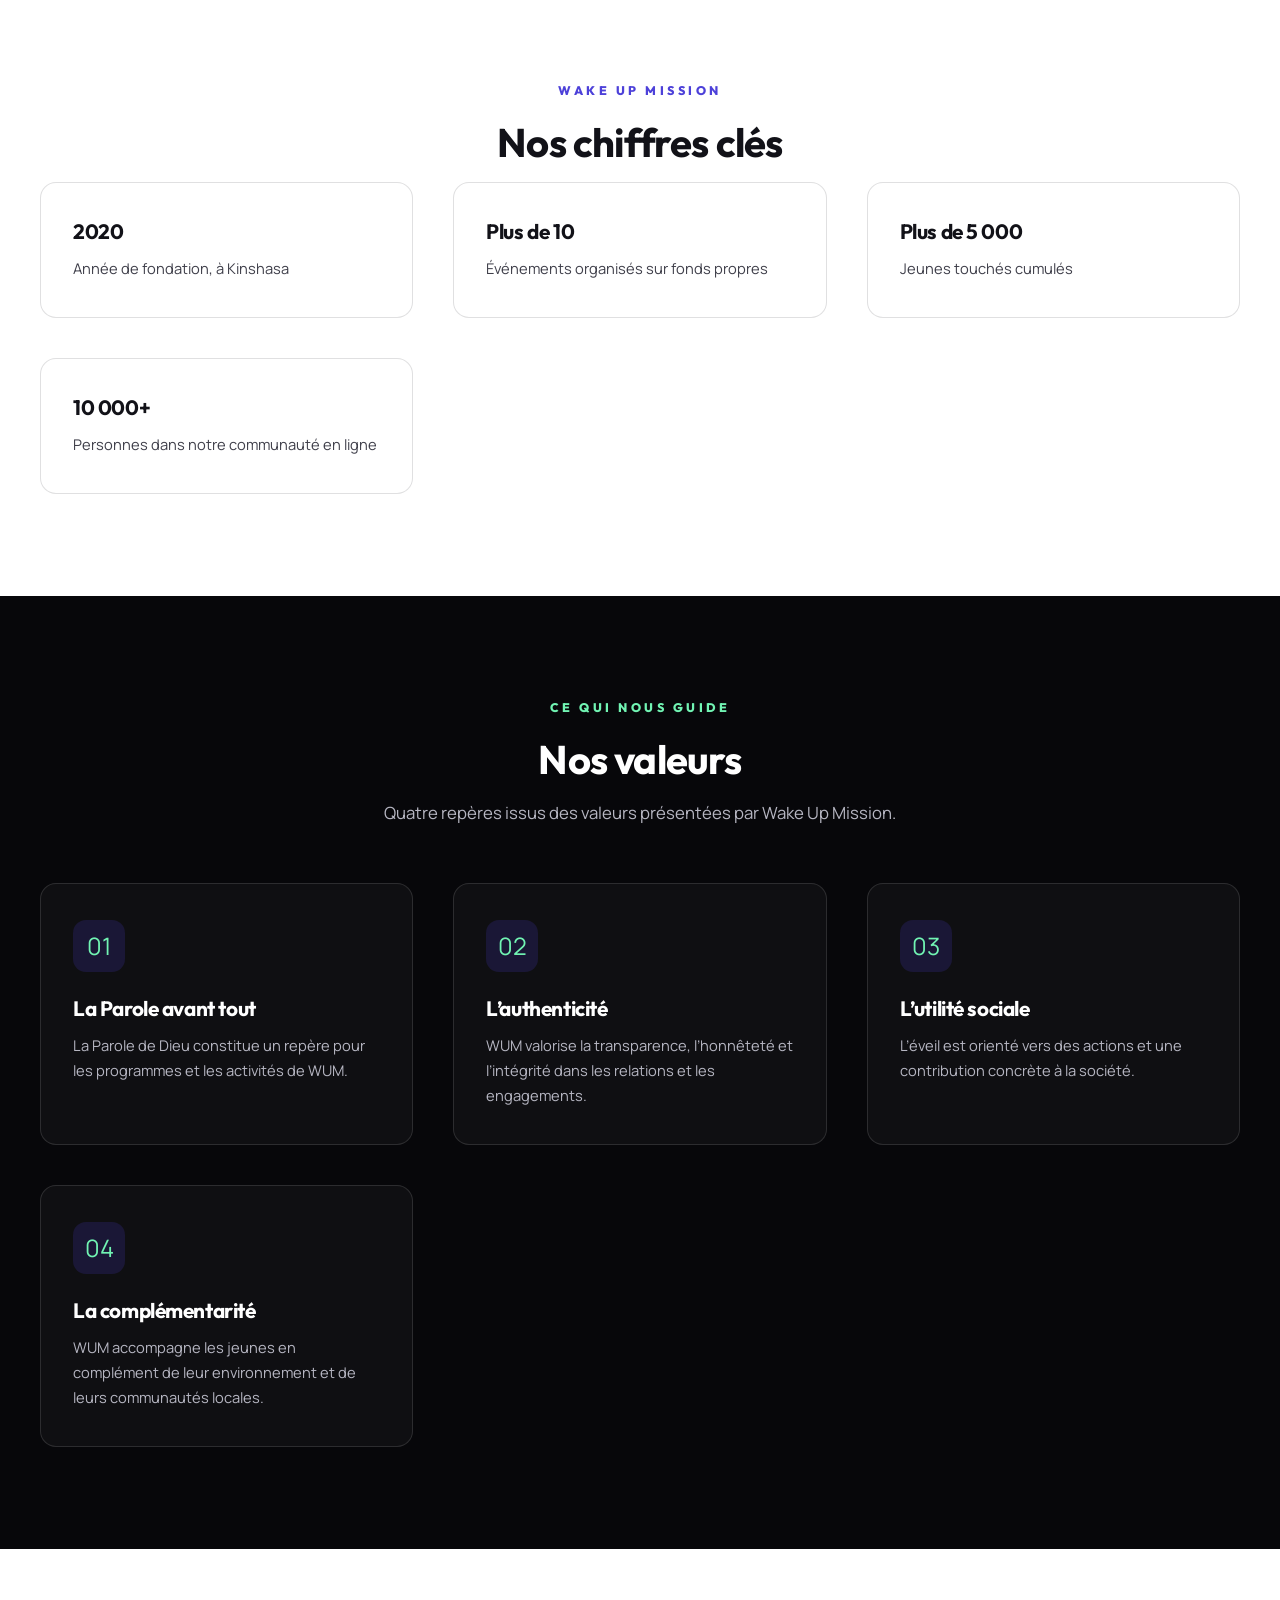
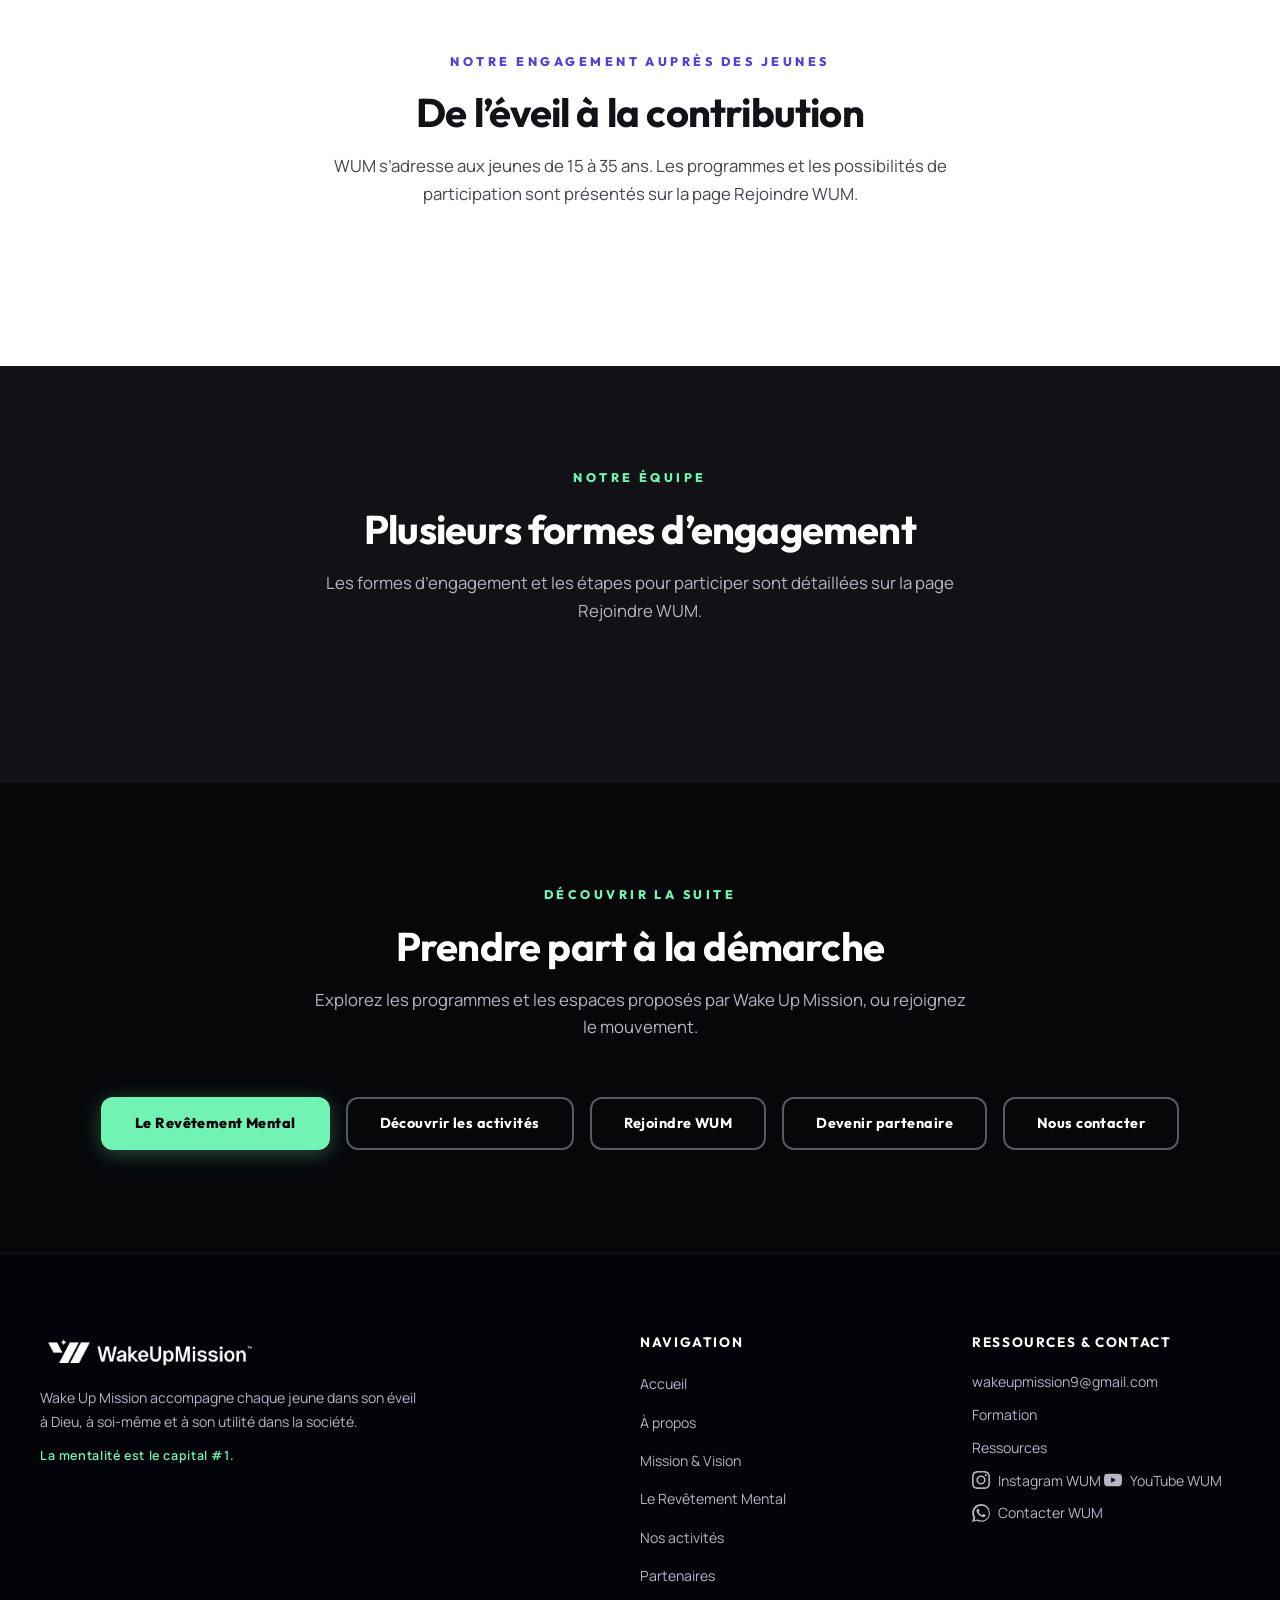
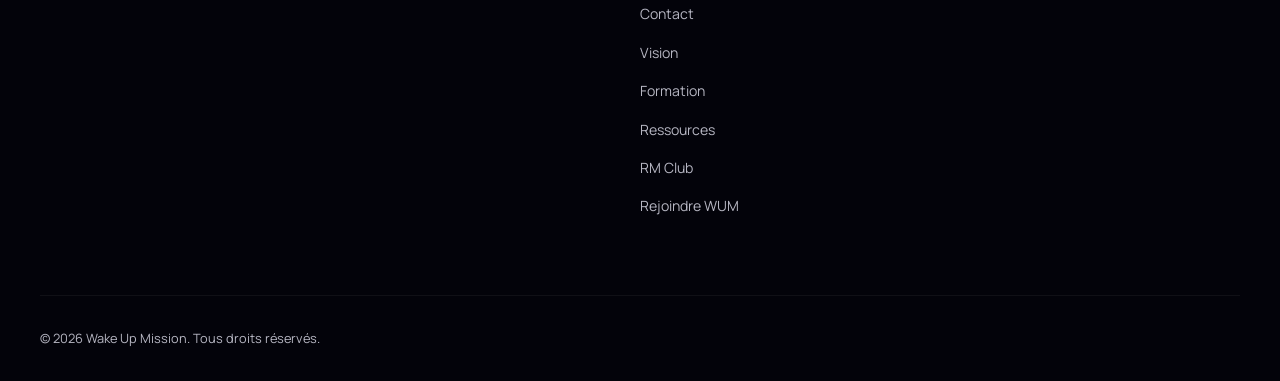
<file: a-propos.html>
<!DOCTYPE html>
<html lang="fr">
<head>
  <meta charset="UTF-8" />
  <meta name="viewport" content="width=device-width, initial-scale=1.0" />
  <meta name="description" content="Découvrez Wake Up Mission, association chrétienne fondée à Kinshasa en 2020, sa mission auprès des jeunes, son approche et ses valeurs." />
  <meta name="author" content="Wake Up Mission" />
  <meta property="og:title" content="À propos de Wake Up Mission" />
  <meta property="og:description" content="Wake Up Mission accompagne chaque jeune dans son éveil à Dieu, à soi-même et à son utilité dans la société." />
  <meta property="og:type" content="website" />
  <link rel="icon" href="LOGO_WUM_PNG-01.png" type="image/png" />
  <link rel="manifest" href="manifest.json" />
  <meta name="theme-color" content="#4D41D9" />
  <link rel="stylesheet" href="css/style.css" />
  <link rel="stylesheet" href="css/a-propos.css" />
  <title>À propos de Wake Up Mission</title>
</head>
<body class="page-a-propos">
  <header id="site-header">
    <div class="header-container">
      <a href="index.html" class="logo-link" aria-label="Wake Up Mission - Accueil">
        <img src="LOGO_WUM_PNG-01.png" alt="Logo Wake Up Mission" class="logo-img" />
      </a>
      <nav class="nav-bureau" aria-label="Navigation principale">
        <a href="index.html" class="nav-lien">Accueil</a>
        <a href="a-propos.html" class="nav-lien actif" aria-current="page">À propos</a>
        <a href="mission.html" class="nav-lien">Mission &amp; Vision</a>
        <a href="revetement-mental.html" class="nav-lien">Le Revêtement Mental</a>
        <a href="activites.html" class="nav-lien">Nos activités</a>
        <a href="partenaires.html" class="nav-lien">Partenaires</a>
        <a href="contact.html" class="nav-lien">Contact</a>
      </nav>
      <button class="toggle-mobile" id="toggle-menu-mobile" aria-label="Ouvrir le menu" aria-expanded="false" aria-controls="menu-mobile">
        <span></span>
        <span></span>
        <span></span>
      </button>
    </div>
  </header>

  <div class="overlay-mobile" id="overlay-mobile"></div>
  <nav class="menu-mobile" id="menu-mobile" aria-label="Navigation mobile">
    <a href="index.html" class="nav-lien">Accueil</a>
    <a href="a-propos.html" class="nav-lien actif" aria-current="page">À propos</a>
    <a href="mission.html" class="nav-lien">Mission &amp; Vision</a>
    <a href="revetement-mental.html" class="nav-lien">Le Revêtement Mental</a>
    <a href="activites.html" class="nav-lien">Nos activités</a>
    <a href="partenaires.html" class="nav-lien">Partenaires</a>
    <a href="contact.html" class="nav-lien">Contact</a>
  </nav>

  <main id="contenu-principal">
    <section id="hero" class="hero" aria-labelledby="titre-a-propos" style="background-image: url('Image/WUM_ID.png'); background-size: cover; background-position: center;">
      <div class="hero-video-conteneur" aria-hidden="true"></div>
      <div class="hero-overlay" aria-hidden="true"></div>
      <div class="hero-contenu">
        <span class="hero-tagline">À propos de WUM</span>
        <h1 class="hero-titre" id="titre-a-propos"><span class="accent">Wake Up Mission</span></h1>
        <p class="hero-sous-titre">
          Une association chrétienne fondée à Kinshasa en avril 2020, qui accompagne les jeunes de 15 à 35 ans dans leur éveil et leur contribution à la société.
        </p>
        <div class="hero-actions">
          <a href="#qui-sommes-nous" class="btn btn-aqua">Découvrir WUM</a>
          <a href="rejoindre.html" class="btn btn-secondaire">Rejoindre WUM</a>
        </div>
      </div>
    </section>

    <section id="qui-sommes-nous" class="fond-clair" aria-labelledby="titre-qui-sommes-nous">
      <div class="section-conteneur">
        <span class="section-label">Qui sommes-nous ?</span>
        <h2 class="section-titre" id="titre-qui-sommes-nous">Accompagner les jeunes dans leur éveil</h2>
        <blockquote class="section-intro">
          Wake Up Mission accompagne chaque jeune dans son éveil à Dieu, à soi-même et à son utilité dans la société.
        </blockquote>
        <div class="grille-2">
          <article class="carte">
            <h3>Une association chrétienne</h3>
            <p>Wake Up Mission est une association chrétienne fondée à Kinshasa en avril 2020. Elle s’adresse aux jeunes de 15 à 35 ans.</p>
          </article>
          <article class="carte">
            <h3>Une démarche globale</h3>
            <p>WUM relie la foi, la connaissance de soi et l’engagement dans la société. Le développement de soi s’inscrit dans une contribution plus large que le seul parcours individuel.</p>
          </article>
        </div>
      </div>
    </section>

    <section id="histoire" class="fond-sombre-2" aria-labelledby="titre-histoire">
      <div class="section-conteneur">
        <span class="section-label">Notre histoire</span>
        <h2 class="section-titre" id="titre-histoire">Des repères documentés</h2>
        <p class="section-intro">Wake Up Mission prend naissance à Kinshasa en 2020. Voici les jalons de son histoire.</p>
        <figure class="photo-editoriale">
          <img src="Image/IMG_1538.JPG" alt="Des membres de Wake Up Mission réunis lors d’une activité." width="5315" height="3543" loading="lazy" decoding="async" />
        </figure>
        <div class="timeline">
          <article class="timeline-item">
            <span class="timeline-point" aria-hidden="true"></span>
            <div class="timeline-contenu">
              <p class="timeline-date">Avril 2020 · Kinshasa</p>
              <h3>Fondation de Wake Up Mission</h3>
              <p>Le lancement officiel est daté du 19 avril 2020. Il est marqué par une conférence en ligne intitulée « La dernière heure ».</p>
            </div>
          </article>
          <article class="timeline-item">
            <span class="timeline-point" aria-hidden="true"></span>
            <div class="timeline-contenu">
              <p class="timeline-date">2020 – 2021</p>
              <h3>Une communauté qui s’étend</h3>
              <p>La communauté de WUM s’étend en République démocratique du Congo, en Afrique du Sud, en Europe, aux États-Unis et au Canada.</p>
            </div>
          </article>
          <article class="timeline-item">
            <span class="timeline-point" aria-hidden="true"></span>
            <div class="timeline-contenu">
              <p class="timeline-date">2021</p>
              <h3>Première conférence Revêtement Mental</h3>
              <p>Le Revêtement Mental commence en 2021. Il est devenu une pédagogie et un programme central de WUM ; pour le découvrir, consultez sa page dédiée.</p>
              <a href="revetement-mental.html" class="btn btn-secondaire">Découvrir le Revêtement Mental</a>
            </div>
          </article>
          <article class="timeline-item">
            <span class="timeline-point" aria-hidden="true"></span>
            <div class="timeline-contenu">
              <p class="timeline-date">De 2021 à aujourd’hui</p>
              <h3>Un développement progressif</h3>
              <p>Conférences, Club d’apprentissage, camps, actions caritatives de proximité et ambassadeurs soutenant les églises locales : WUM continue de structurer ses activités.</p>
            </div>
          </article>
        </div>
      </div>
    </section>

    <section id="approche" class="fond-clair" aria-labelledby="titre-approche">
      <div class="section-conteneur">
        <span class="section-label">Pourquoi WUM existe</span>
        <h2 class="section-titre" id="titre-approche">Une vision globale de l’éveil</h2>
        <p class="section-intro">Wake Up Mission existe pour accompagner chaque jeune dans son éveil à Dieu, à soi-même et à son utilité dans la société. Son approche relie la foi, la connaissance de soi et la contribution à la société. Les objectifs institutionnels sont présentés dans <a href="mission.html">Mission &amp; Vision</a> ; la pédagogie du Revêtement Mental est détaillée sur sa <a href="revetement-mental.html">page dédiée</a>.</p>
      </div>
    </section>

    <section id="convictions" class="fond-sombre-2" aria-labelledby="titre-convictions">
      <div class="section-conteneur">
        <span class="section-label">Ce que nous croyons</span>
        <h2 class="section-titre" id="titre-convictions">Nos convictions</h2>
        <div class="grille-2">
          <article class="carte">
            <h3>La mentalité est le capital #1</h3>
            <p>Ce que nous devenons dépend d’abord de notre manière de penser.</p>
          </article>
          <article class="carte">
            <h3>L’éveil est un processus, pas un événement</h3>
            <p>Il s’inscrit dans la durée et demande un engagement personnel.</p>
          </article>
          <article class="carte">
            <h3>Les trois dimensions sont indissociables</h3>
            <p>L’éveil à Dieu, à soi-même et à son utilité dans la société vont ensemble.</p>
          </article>
          <article class="carte">
            <h3>La transformation doit devenir utile</h3>
            <p>Elle prend tout son sens lorsqu’elle sert les autres et la société.</p>
          </article>
          <article class="carte">
            <h3>L’exigence intellectuelle est essentielle</h3>
            <p>Nous parlons à des esprits, pas à des émotions seules.</p>
          </article>
        </div>
      </div>
    </section>

    <section id="chiffres-cles" class="fond-clair" aria-labelledby="titre-chiffres-cles">
      <div class="section-conteneur">
        <span class="section-label">Wake Up Mission</span>
        <h2 class="section-titre" id="titre-chiffres-cles">Nos chiffres clés</h2>
        <div class="grille-2">
          <article class="carte">
            <h3>2020</h3>
            <p>Année de fondation, à Kinshasa</p>
          </article>
          <article class="carte">
            <h3>Plus de 10</h3>
            <p>Événements organisés sur fonds propres</p>
          </article>
          <article class="carte">
            <h3>Plus de 5 000</h3>
            <p>Jeunes touchés cumulés</p>
          </article>
          <article class="carte">
            <h3>10 000+</h3>
            <p>Personnes dans notre communauté en ligne</p>
          </article>
        </div>
      </div>
    </section>

    <section id="valeurs" class="fond-sombre" aria-labelledby="titre-valeurs">
      <div class="section-conteneur">
        <span class="section-label">Ce qui nous guide</span>
        <h2 class="section-titre" id="titre-valeurs">Nos valeurs</h2>
        <p class="section-intro">Quatre repères issus des valeurs présentées par Wake Up Mission.</p>
        <div class="grille-2">
          <article class="carte">
            <div class="carte-icone" aria-hidden="true">01</div>
            <h3>La Parole avant tout</h3>
            <p>La Parole de Dieu constitue un repère pour les programmes et les activités de WUM.</p>
          </article>
          <article class="carte">
            <div class="carte-icone" aria-hidden="true">02</div>
            <h3>L’authenticité</h3>
            <p>WUM valorise la transparence, l’honnêteté et l’intégrité dans les relations et les engagements.</p>
          </article>
          <article class="carte">
            <div class="carte-icone" aria-hidden="true">03</div>
            <h3>L’utilité sociale</h3>
            <p>L’éveil est orienté vers des actions et une contribution concrète à la société.</p>
          </article>
          <article class="carte">
            <div class="carte-icone" aria-hidden="true">04</div>
            <h3>La complémentarité</h3>
            <p>WUM accompagne les jeunes en complément de leur environnement et de leurs communautés locales.</p>
          </article>
        </div>
      </div>
    </section>

    <section id="engagement" class="fond-clair" aria-labelledby="titre-engagement">
      <div class="section-conteneur">
        <span class="section-label">Notre engagement auprès des jeunes</span>
        <h2 class="section-titre" id="titre-engagement">De l’éveil à la contribution</h2>
        <p class="section-intro">WUM s’adresse aux jeunes de 15 à 35 ans. Les programmes et les possibilités de participation sont présentés sur la page <a href="rejoindre.html">Rejoindre WUM</a>.</p>
      </div>
    </section>

    <section id="equipe" class="fond-sombre-2" aria-labelledby="titre-equipe">
      <div class="section-conteneur">
        <span class="section-label">Notre équipe</span>
        <h2 class="section-titre" id="titre-equipe">Plusieurs formes d’engagement</h2>
        <p class="section-intro">Les formes d’engagement et les étapes pour participer sont détaillées sur la page <a href="rejoindre.html">Rejoindre WUM</a>.</p>
      </div>
    </section>

    <section id="participer" class="fond-sombre" aria-labelledby="titre-participer">
      <div class="section-conteneur">
        <span class="section-label">Découvrir la suite</span>
        <h2 class="section-titre" id="titre-participer">Prendre part à la démarche</h2>
        <p class="section-intro">Explorez les programmes et les espaces proposés par Wake Up Mission, ou rejoignez le mouvement.</p>
        <div class="hero-actions">
          <a href="revetement-mental.html" class="btn btn-aqua">Le Revêtement Mental</a>
          <a href="activites.html" class="btn btn-secondaire">Découvrir les activités</a>
          <a href="rejoindre.html" class="btn btn-secondaire">Rejoindre WUM</a>
          <a href="partenaires.html" class="btn btn-secondaire">Devenir partenaire</a>
          <a href="contact.html" class="btn btn-secondaire">Nous contacter</a>
        </div>
      </div>
    </section>
  </main>

  <footer aria-label="Pied de page">
    <div class="footer-grille">
      <div class="footer-marque">
        <div style="display:flex; align-items:center; gap:0.75rem; margin-bottom:1rem;">
          <img src="LOGO_WUM_PNG-01.png" alt="Logo Wake Up Mission" style="height:36px; width:auto;" />
        </div>
        <p>Wake Up Mission accompagne chaque jeune dans son éveil à Dieu, à soi-même et à son utilité dans la société.</p>
        <span class="slogan">La mentalité est le capital #1.</span>
      </div>
      <div class="footer-liens">
        <h4>Navigation</h4>
        <ul>
          <li><a href="index.html">Accueil</a></li>
          <li><a href="a-propos.html" aria-current="page">À propos</a></li>
          <li><a href="mission.html">Mission &amp; Vision</a></li>
          <li><a href="revetement-mental.html">Le Revêtement Mental</a></li>
          <li><a href="activites.html">Nos activités</a></li>
          <li><a href="partenaires.html">Partenaires</a></li>
          <li><a href="contact.html">Contact</a></li>
          <li><a href="vision.html">Vision</a></li>
          <li><a href="formations.html">Formation</a></li>
          <li><a href="ressources.html">Ressources</a></li>
          <li><a href="RM_Club.html">RM Club</a></li>
          <li><a href="rejoindre.html">Rejoindre WUM</a></li>
        </ul>
      </div>
      <div class="footer-contact">
        <h4>Ressources &amp; contact</h4>
        <p><a href="mailto:wakeupmission9@gmail.com">wakeupmission9@gmail.com</a></p>
        <p><a href="formations.html">Formation</a></p>
        <p><a href="ressources.html">Ressources</a></p>
        <p class="icone-reseau">
          <svg viewBox="0 0 24 24" fill="currentColor" aria-hidden="true"><path d="M12 2.163c3.204 0 3.584.012 4.85.07 3.252.148 4.771 1.691 4.919 4.919.058 1.265.069 1.645.069 4.849 0 3.205-.012 3.584-.069 4.849-.149 3.225-1.664 4.771-4.919 4.919-1.266.058-1.644.07-4.85.07-3.204 0-3.584-.012-4.849-.07-3.26-.149-4.771-1.699-4.919-4.92-.058-1.265-.07-1.644-.07-4.849 0-3.204.013-3.583.07-4.849.149-3.227 1.664-4.771 4.919-4.919 1.266-.057 1.645-.069 4.849-.069zM12 0C8.741 0 8.333.014 7.053.072 2.695.272.273 2.69.073 7.052.014 8.333 0 8.741 0 12c0 3.259.014 3.668.072 4.948.2 4.358 2.618 6.78 6.98 6.98C8.333 23.986 8.741 24 12 24c3.259 0 3.668-.014 4.948-.072 4.354-.2 6.782-2.618 6.979-6.98.059-1.28.073-1.689.073-4.948 0-3.259-.014-3.667-.072-4.947-.196-4.354-2.617-6.78-6.979-6.98C15.668.014 15.259 0 12 0zm0 5.838a6.162 6.162 0 100 12.324 6.162 6.162 0 000-12.324zM12 16a4 4 0 110-8 4 4 0 010 8zm6.406-11.845a1.44 1.44 0 100 2.881 1.44 1.44 0 000-2.881z"/></svg>
          <a href="https://www.instagram.com/mywake_up" target="_blank" rel="noopener noreferrer">Instagram WUM</a>
        </p>
        <p class="icone-reseau">
          <svg viewBox="0 0 24 24" fill="currentColor" aria-hidden="true"><path d="M23.498 6.186a3.016 3.016 0 00-2.122-2.136C19.505 3.545 12 3.545 12 3.545s-7.505 0-9.377.505A3.017 3.017 0 00.502 6.186C0 8.07 0 12 0 12s0 3.93.502 5.814a3.016 3.016 0 002.122 2.136c1.871.505 9.376.505 9.376.505s7.505 0 9.377-.505a3.015 3.015 0 002.122-2.136C24 15.93 24 12 24 12s0-3.93-.502-5.814zM9.545 15.568V8.432L15.818 12l-6.273 3.568z"/></svg>
          <a href="https://www.youtube.com/@wakeupmission" target="_blank" rel="noopener noreferrer">YouTube WUM</a>
        </p>
        <p class="icone-reseau">
          <svg viewBox="0 0 24 24" fill="currentColor" aria-hidden="true"><path d="M17.472 14.382c-.297-.149-1.758-.867-2.03-.967-.273-.099-.471-.148-.67.15-.197.297-.767.966-.94 1.164-.173.199-.347.298-.644.075-.297-.15-1.255-.463-2.39-1.475-.883-.788-1.48-1.761-1.653-2.059-.173-.297-.018-.458.13-.606.134-.133.298-.347.446-.52.149-.174.198-.298.298-.497.099-.198.05-.371-.025-.52-.075-.149-.669-1.612-.916-2.207-.242-.579-.487-.5-.669-.51-.173-.008-.371-.01-.57-.01-.198 0-.52.074-.792.372-.272.297-1.04 1.016-1.04 2.479 0 1.462 1.065 2.875 1.213 3.074.149.198 2.096 3.2 5.077 4.487.709.306 1.262.489 1.694.625.712.227 1.36.195 1.871.118.571-.085 1.758-.719 2.006-1.413.248-.694.248-1.289.173-1.413m-5.421 7.403h-.004a9.87 9.87 0 01-5.031-1.378l-.361-.214-3.741.982.998-3.648-.235-.374a9.86 9.86 0 01-1.51-5.26c.001-5.45 4.436-9.884 9.888-9.884 2.64 0 5.122 1.03 6.988 2.898a9.825 9.825 0 012.893 6.994c-.003 5.45-4.437 9.884-9.885 9.884m8.413-18.297A11.815 11.815 0 0012.05 0C5.495 0 .16 5.335.157 11.892c0 2.096.547 4.142 1.588 5.945L.057 24l6.305-1.654a11.882 11.882 0 005.683 1.448h.005c6.554 0 11.89-5.335 11.893-11.893a11.821 11.821 0 00-3.48-8.413Z"/></svg>
          <a href="https://wa.me/243835620138?text=Bonjour%20Wake%20Up%20Mission" target="_blank" rel="noopener noreferrer">Contacter WUM</a>
        </p>
      </div>
    </div>
    <div class="footer-bas">
      <p>© 2026 Wake Up Mission. Tous droits réservés.</p>
    </div>
  </footer>

  <a href="https://wa.me/243835620138?text=Bonjour%20Wake%20Up%20Mission" class="whatsapp-flottant" aria-label="Contacter WUM sur WhatsApp" title="Contacter WUM sur WhatsApp" target="_blank" rel="noopener noreferrer">
    <svg viewBox="0 0 24 24" xmlns="http://www.w3.org/2000/svg" aria-hidden="true">
      <path d="M17.472 14.382c-.297-.149-1.758-.867-2.03-.967-.273-.099-.471-.148-.67.15-.197.297-.767.966-.94 1.164-.173.199-.347.223-.644.075-.297-.15-1.255-.463-2.39-1.475-.883-.788-1.48-1.761-1.653-2.059-.173-.297-.018-.458.13-.606.134-.133.298-.347.446-.52.149-.174.198-.298.298-.497.099-.198.05-.371-.025-.52-.075-.149-.669-1.612-.916-2.207-.242-.579-.487-.5-.669-.51-.173-.008-.371-.01-.57-.01-.198 0-.52.074-.792.372-.272.297-1.04 1.016-1.04 2.479 0 1.462 1.065 2.875 1.213 3.074.149.198 2.096 3.2 5.077 4.487.709.306 1.262.489 1.694.625.712.227 1.36.195 1.871.118.571-.085 1.758-.719 2.006-1.413.248-.694.248-1.289.173-1.413-.074-.124-.272-.198-.57-.347m-5.421 7.403h-.004a9.87 9.87 0 01-5.031-1.378l-.361-.214-3.741.982.998-3.648-.235-.374a9.86 9.86 0 01-1.51-5.26c.001-5.45 4.436-9.884 9.888-9.884 2.64 0 5.122 1.03 6.988 2.898a9.825 9.825 0 012.893 6.994c-.003 5.45-4.437 9.884-9.885 9.884m8.413-18.297A11.815 11.815 0 0012.05 0C5.495 0 .16 5.335.157 11.892c0 2.096.547 4.142 1.588 5.945L.057 24l6.305-1.654a11.882 11.882 0 005.683 1.448h.005c6.554 0 11.89-5.335 11.893-11.893a11.821 11.821 0 00-3.48-8.413Z" />
    </svg>
  </a>

  <script src="js/config.js"></script>
  <script src="js/app.js"></script>
</body>
</html>
</file>
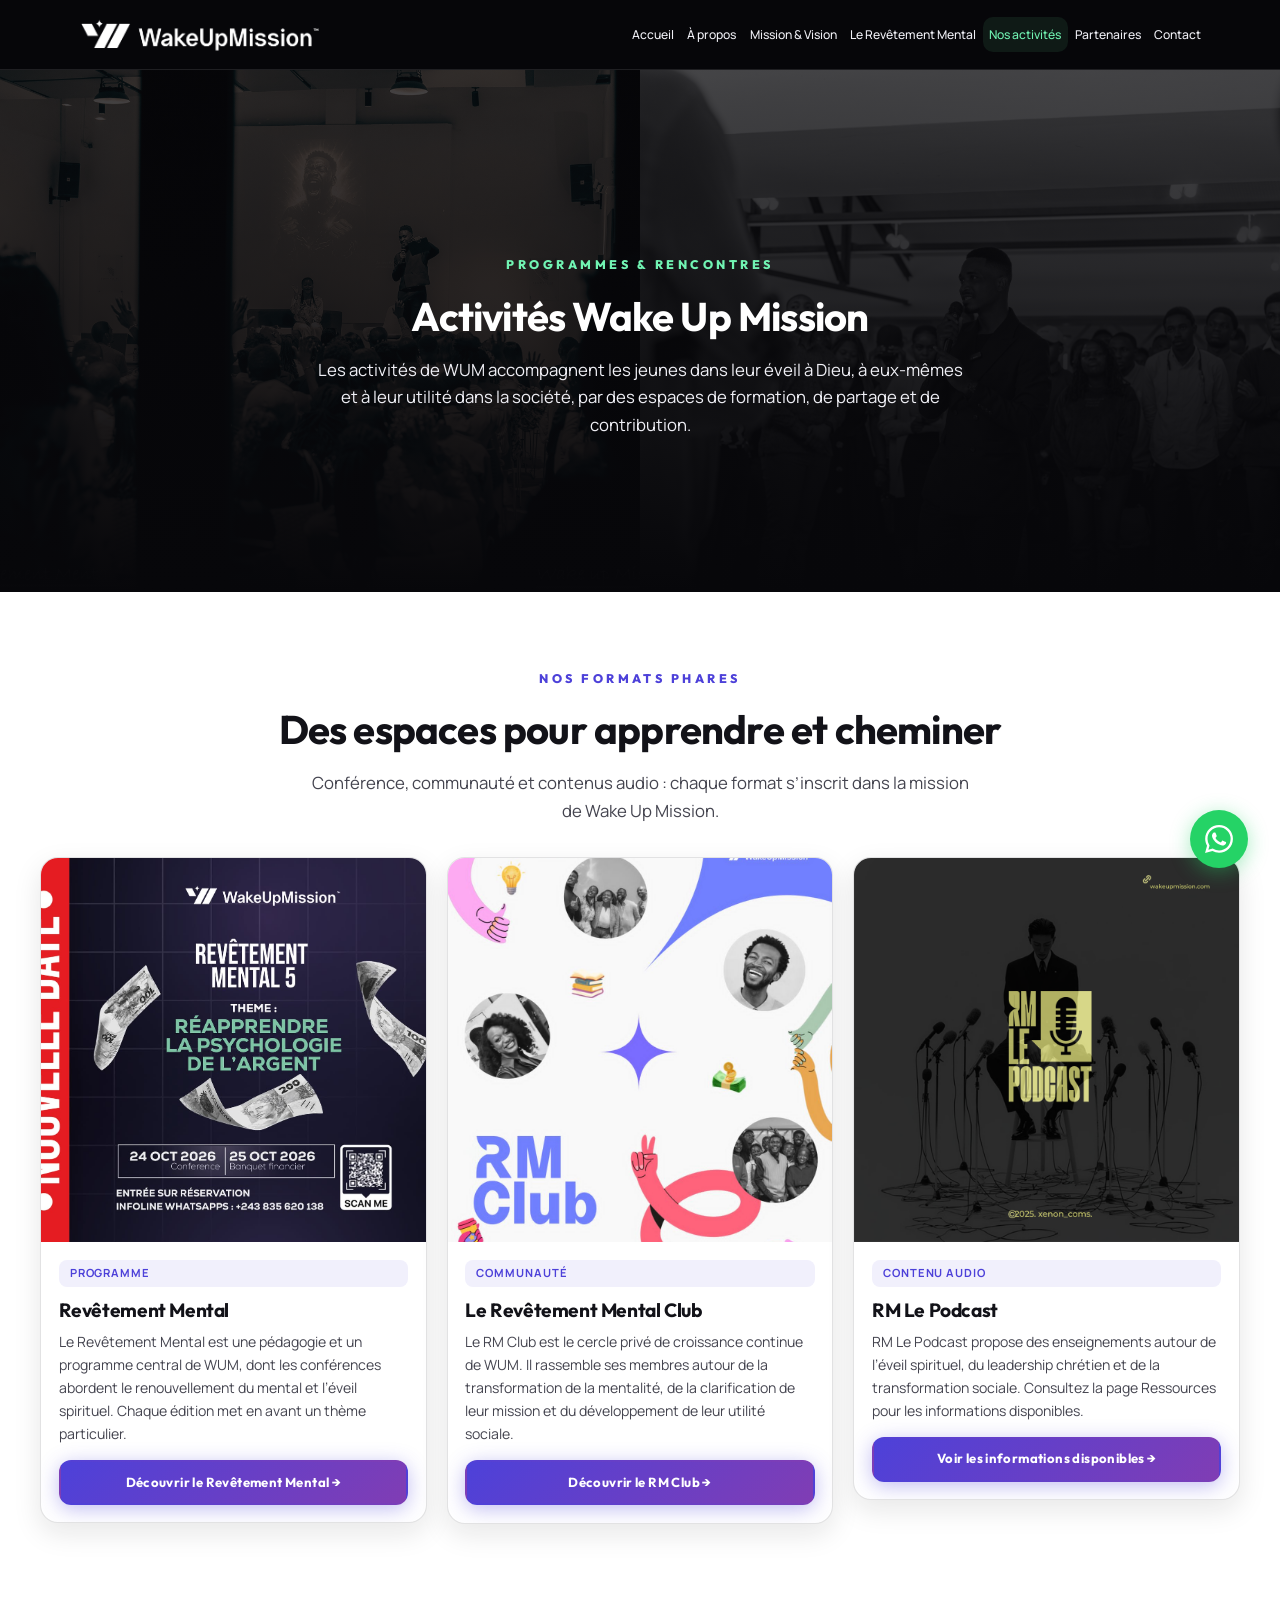
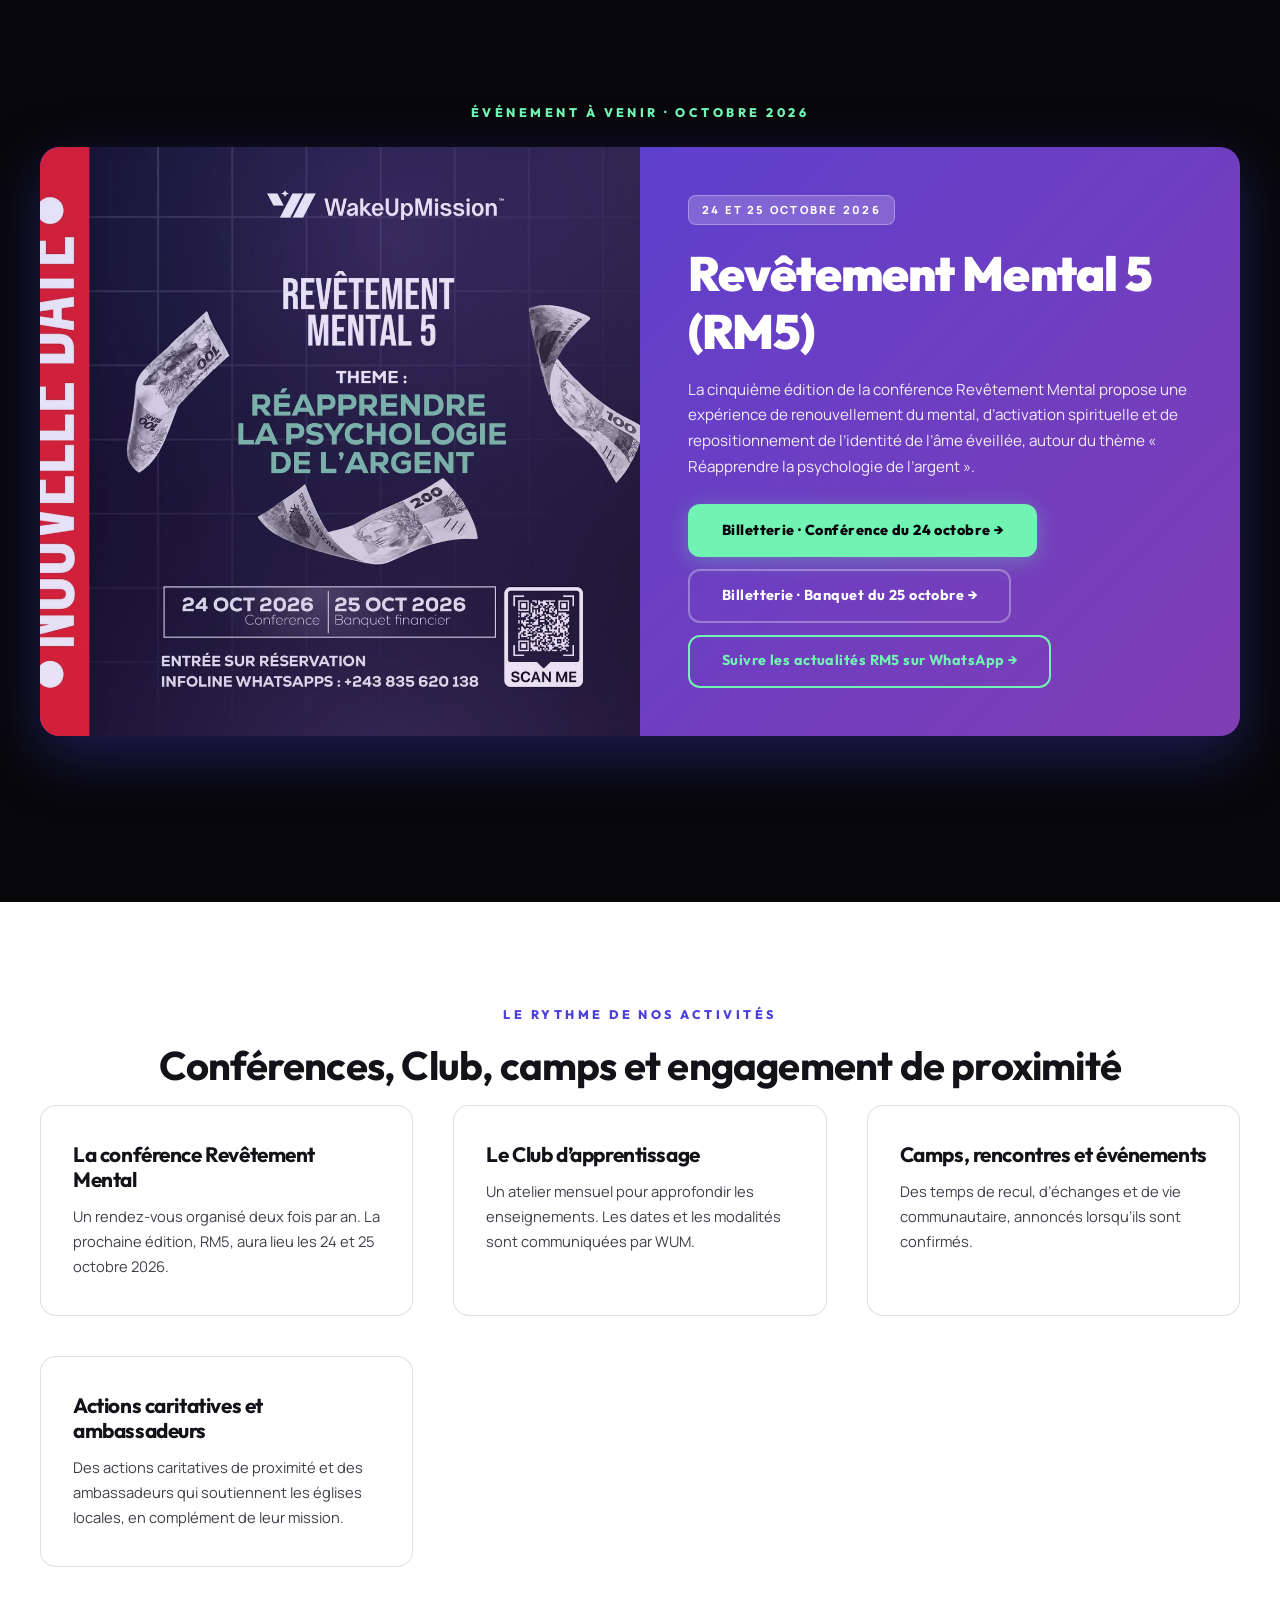
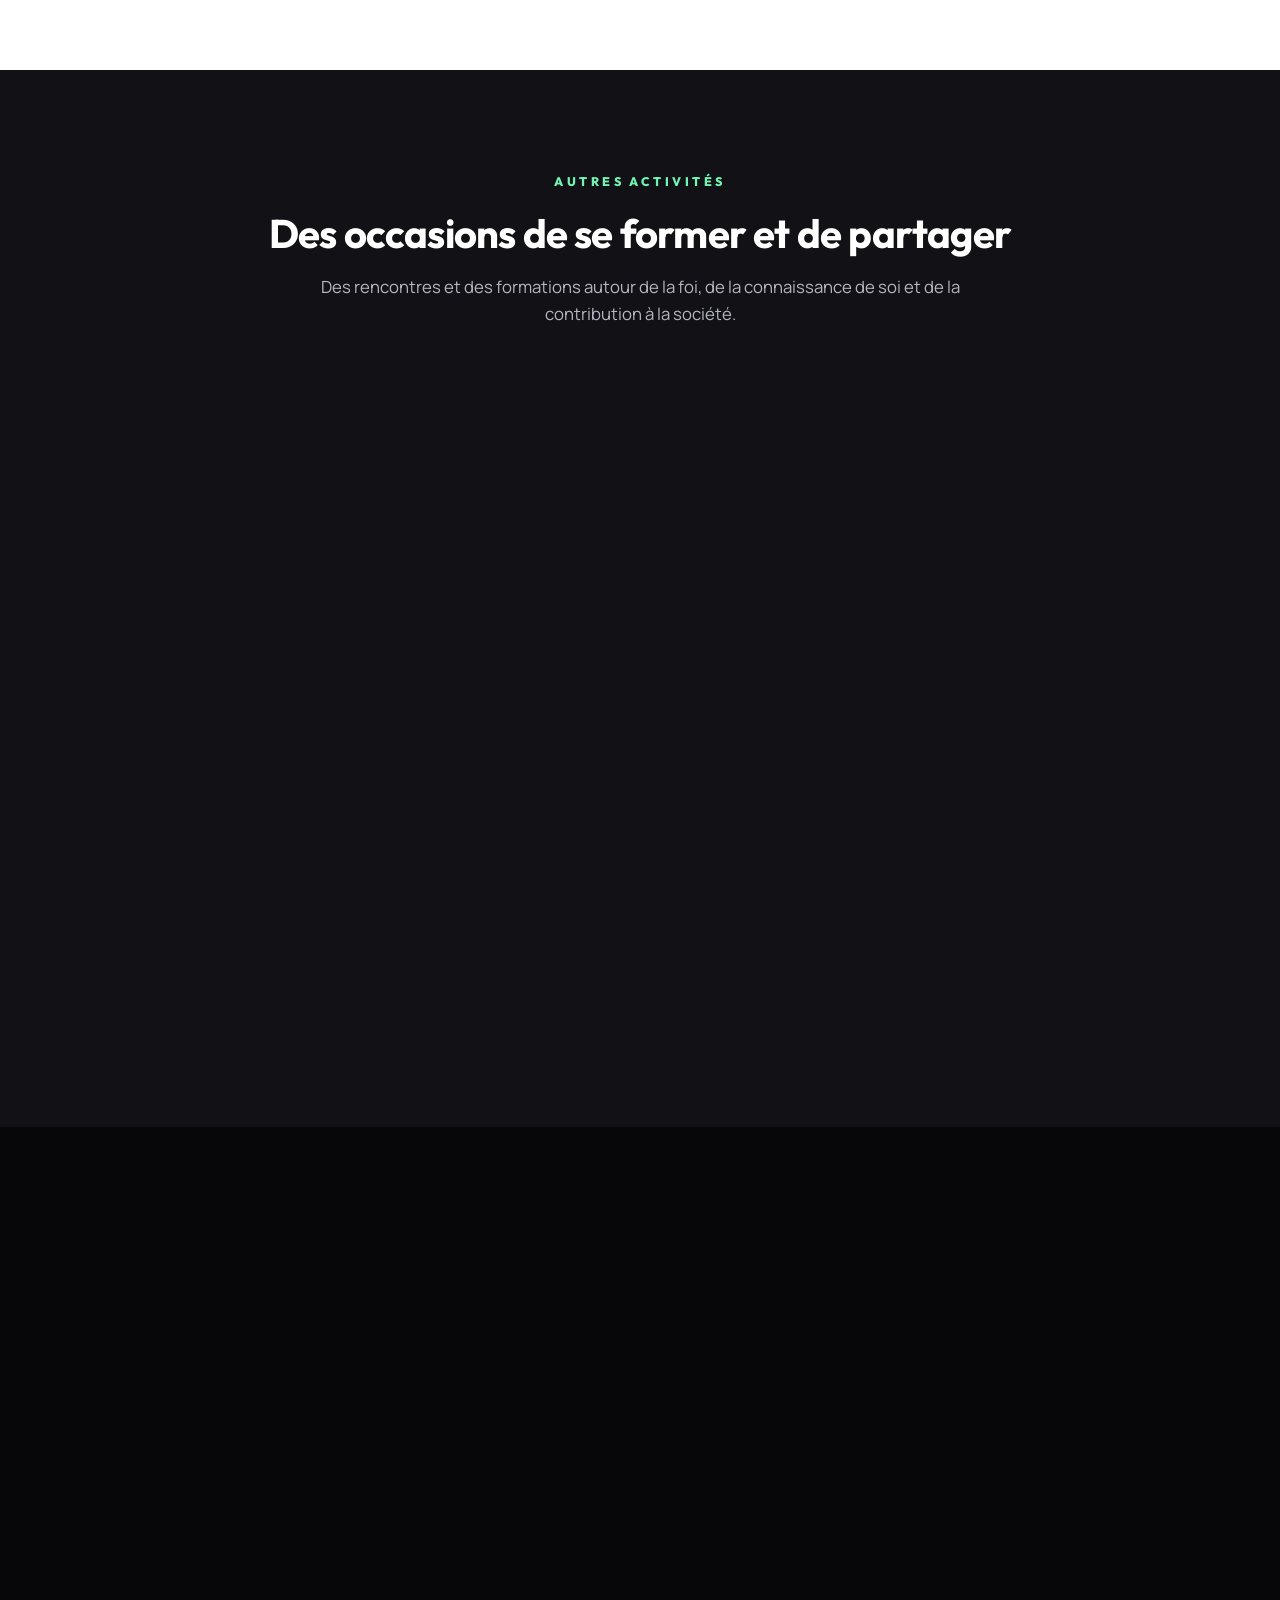
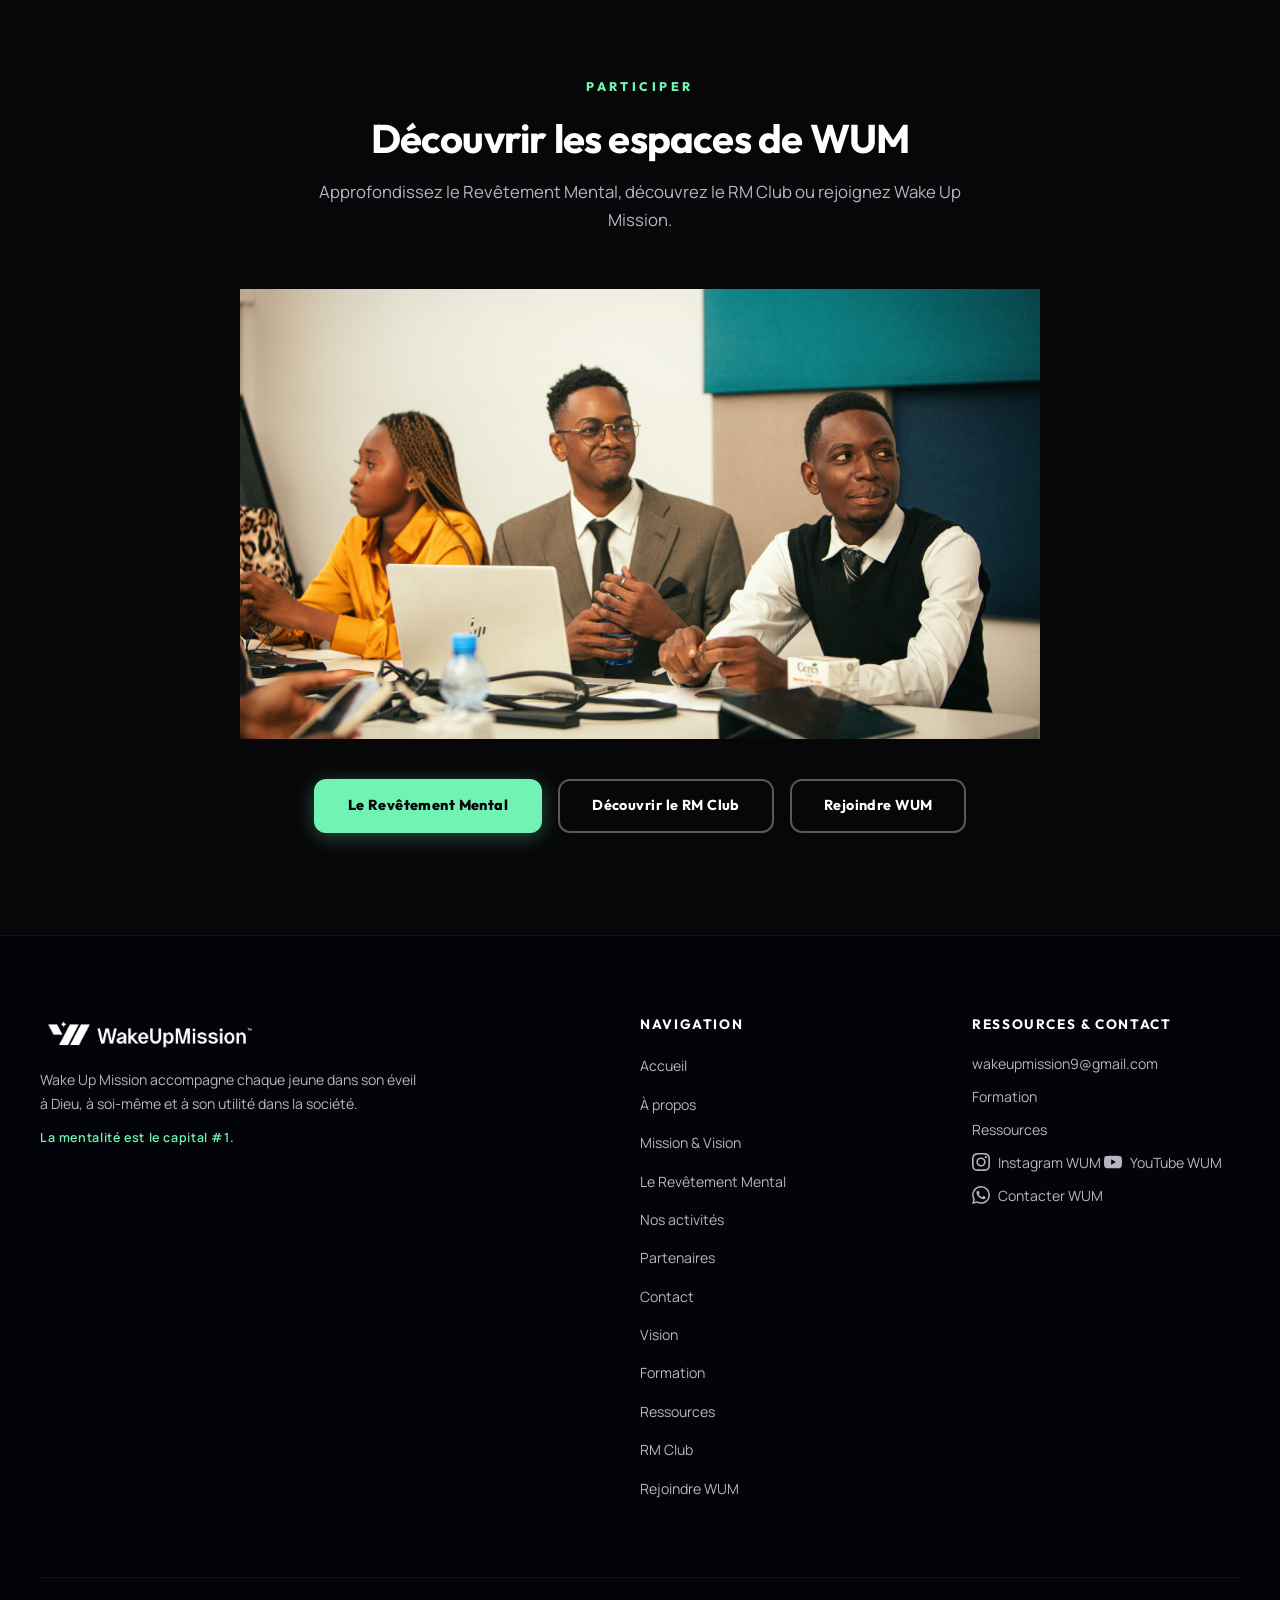
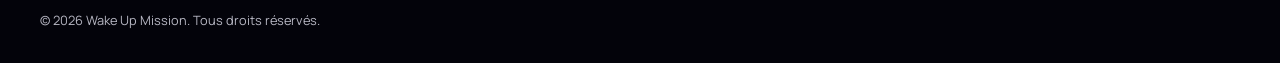
<file: activites.html>
<!DOCTYPE html>
<html lang="fr">
<head>
  <!--
    =========================================================================
    WAKE UP MISSION - PAGE ACTIVITÉS (activites.html)
    =========================================================================
    Site vitrine : inscriptions via liens externes (config.js).
    =========================================================================
  -->
  <meta charset="UTF-8" />
  <meta name="viewport" content="width=device-width, initial-scale=1.0" />
  <meta name="description"
    content="Les activités de Wake Up Mission au service de l'éveil des jeunes à Dieu, à eux-mêmes et à leur utilité dans la société : Revêtement Mental, RM Club, Awakening Experience, Ronde de Veille et RM5." />

  <link rel="icon" href="LOGO_WUM_PNG-01.png" type="image/png" />
  <link rel="manifest" href="manifest.json" />
  <meta name="theme-color" content="#4D41D9" />
  <link rel="stylesheet" href="css/style.css" />
  <link rel="stylesheet" href="css/activites.css" />

  <title>Activités &amp; Programmes — Wake Up Mission</title>
</head>
<body class="page-activites">

  <header id="site-header">
    <div class="header-container">
      <a href="index.html" class="logo-link" aria-label="Wake Up Mission - Accueil">
        <img src="LOGO_WUM_PNG-01.png" alt="Logo Wake Up Mission" class="logo-img" />
        
      </a>

      <nav class="nav-bureau" aria-label="Navigation principale">
        <a href="index.html" class="nav-lien">Accueil</a>
        <a href="a-propos.html" class="nav-lien">À propos</a>
        <a href="mission.html" class="nav-lien">Mission &amp; Vision</a>
        <a href="revetement-mental.html" class="nav-lien">Le Revêtement Mental</a>
        <a href="activites.html" class="nav-lien actif" aria-current="page">Nos activités</a>
        <a href="partenaires.html" class="nav-lien">Partenaires</a>
        <a href="contact.html" class="nav-lien">Contact</a>
      </nav>

      <button class="toggle-mobile" id="toggle-menu-mobile" aria-label="Ouvrir le menu" aria-expanded="false" aria-controls="menu-mobile">
        <span></span><span></span><span></span>
      </button>
    </div>
  </header>

  <div class="overlay-mobile" id="overlay-mobile"></div>
  <nav class="menu-mobile" id="menu-mobile" aria-label="Navigation mobile">
    <a href="index.html" class="nav-lien">Accueil</a>
    <a href="a-propos.html" class="nav-lien">À propos</a>
    <a href="mission.html" class="nav-lien">Mission &amp; Vision</a>
    <a href="revetement-mental.html" class="nav-lien">Le Revêtement Mental</a>
    <a href="activites.html" class="nav-lien actif" aria-current="page">Nos activités</a>
    <a href="partenaires.html" class="nav-lien">Partenaires</a>
    <a href="contact.html" class="nav-lien">Contact</a>
  </nav>

  <main id="haut-page">
    <section class="fond-sombre entete-activites" aria-labelledby="titre-activites">
      <div class="entete-activites-visuel entete-activites-visuel-1" aria-hidden="true"></div>
      <div class="entete-activites-visuel entete-activites-visuel-2" aria-hidden="true"></div>
      <div class="entete-overlay" aria-hidden="true"></div>
      <div class="section-conteneur entete-activites-contenu">
        <span class="section-label">Programmes &amp; rencontres</span>
        <h1 class="section-titre" id="titre-activites"><span class="accent">Activités</span> Wake Up Mission</h1>
        <p class="section-intro">Les activités de WUM accompagnent les jeunes dans leur éveil à Dieu, à eux-mêmes et à leur utilité dans la société, par des espaces de formation, de partage et de contribution.</p>
      </div>
    </section>

    <section id="formats-phares" class="fond-clair" aria-labelledby="titre-formats-phares">
      <div class="section-conteneur">
        <span class="section-label">Nos formats phares</span>
        <h2 class="section-titre" id="titre-formats-phares">Des espaces pour apprendre et cheminer</h2>
        <p class="section-intro">Conférence, communauté et contenus audio : chaque format s’inscrit dans la mission de Wake Up Mission.</p>
        <div class="activites-grille">
          <article class="activite-carte">
            <img src="Image/RM5_NEW.jpg" alt="Affiche de la conférence Revêtement Mental 5" class="activite-carte-image" loading="lazy" />
            <div class="activite-carte-corps">
              <span class="activite-badge">Programme</span>
              <h3 class="activite-titre">Revêtement Mental</h3>
              <p class="activite-description">Le Revêtement Mental est une pédagogie et un programme central de WUM, dont les conférences abordent le renouvellement du mental et l’éveil spirituel. Chaque édition met en avant un thème particulier.</p>
              <a href="revetement-mental.html" class="btn btn-primaire" style="font-size:0.82rem; padding:0.6rem 1.4rem; width:100%;">Découvrir le Revêtement Mental →</a>
            </div>
          </article>

          <article class="activite-carte" id="rm-club-carte">
            <img src="Image/RM_Club_Artwork.jpg" alt="Visuel du RM Club" class="activite-carte-image" loading="lazy" />
            <div class="activite-carte-corps" id="rm-club">
              <span class="activite-badge">Communauté</span>
              <h3 class="activite-titre" id="titre-rm-club">Le Revêtement Mental Club</h3>
              <p class="activite-description">Le RM Club est le cercle privé de croissance continue de WUM. Il rassemble ses membres autour de la transformation de la mentalité, de la clarification de leur mission et du développement de leur utilité sociale.</p>
              <a href="RM_Club.html" class="btn btn-primaire" style="font-size:0.82rem; padding:0.6rem 1.4rem; width:100%;">Découvrir le RM Club →</a>
            </div>
          </article>

          <article class="activite-carte" id="rm-podcast">
            <img src="Image/RM_Podcast.png" alt="Visuel de RM Le Podcast" class="activite-carte-image" loading="lazy" />
            <div class="activite-carte-corps">
              <span class="activite-badge">Contenu audio</span>
              <h3 class="activite-titre">RM Le Podcast</h3>
              <p class="activite-description">RM Le Podcast propose des enseignements autour de l’éveil spirituel, du leadership chrétien et de la transformation sociale. Consultez la page Ressources pour les informations disponibles.</p>
              <a href="ressources.html#podcast" class="btn btn-primaire" style="font-size:0.82rem; padding:0.6rem 1.4rem; width:100%;">Voir les informations disponibles →</a>
            </div>
          </article>
        </div>
      </div>
    </section>

    <section id="rm5" class="fond-sombre" aria-labelledby="titre-rm5" data-animer>
      <div class="section-conteneur">
        <div class="activites-section-entete">
          <span class="section-label">Événement à venir · octobre 2026</span>
        </div>
        <div class="activite-vedette">
          <div class="activite-vedette-visuel">
            <img src="Image/RM5_NEW.jpg" alt="Affiche officielle de Revêtement Mental 5 (RM5)" class="activite-vedette-image" loading="lazy" />
          </div>
          <div class="activite-vedette-contenu">
            <span class="badge-vedette">24 et 25 octobre 2026</span>
            <h2 id="titre-rm5">Revêtement Mental 5 (RM5)</h2>
            <p>La cinquième édition de la conférence Revêtement Mental propose une expérience de renouvellement du mental, d’activation spirituelle et de repositionnement de l’identité de l’âme éveillée, autour du thème « Réapprendre la psychologie de l’argent ».</p>
            <div class="activite-vedette-actions">
              <a href="https://ticket.streameex.com/event/rm5-conference" target="_blank" rel="noopener noreferrer" class="btn btn-aqua lien-rm5-conference">Billetterie · Conférence du 24 octobre →</a>
              <a href="https://ticket.streameex.com/event/rm5-banquet-financier-jour2" target="_blank" rel="noopener noreferrer" class="btn btn-secondaire lien-rm5-banquet">Billetterie · Banquet du 25 octobre →</a>
              <a href="https://whatsapp.com/channel/0029VaKUHvOHwXbCToImi23K" target="_blank" rel="noopener noreferrer" class="btn btn-contour-violet">Suivre les actualités RM5 sur WhatsApp →</a>
            </div>
          </div>
        </div>
      </div>
    </section>

    <section id="rythme-activites" class="fond-clair" aria-labelledby="titre-rythme-activites">
      <div class="section-conteneur">
        <span class="section-label">Le rythme de nos activités</span>
        <h2 class="section-titre" id="titre-rythme-activites">Conférences, Club, camps et engagement de proximité</h2>
        <div class="grille-2">
          <article class="carte">
            <h3>La conférence Revêtement Mental</h3>
            <p>Un rendez-vous organisé deux fois par an. La prochaine édition, RM5, aura lieu les 24 et 25 octobre 2026.</p>
          </article>
          <article class="carte">
            <h3>Le Club d’apprentissage</h3>
            <p>Un atelier mensuel pour approfondir les enseignements. Les dates et les modalités sont communiquées par WUM.</p>
          </article>
          <article class="carte">
            <h3>Camps, rencontres et événements</h3>
            <p>Des temps de recul, d’échanges et de vie communautaire, annoncés lorsqu’ils sont confirmés.</p>
          </article>
          <article class="carte">
            <h3>Actions caritatives et ambassadeurs</h3>
            <p>Des actions caritatives de proximité et des ambassadeurs qui soutiennent les églises locales, en complément de leur mission.</p>
          </article>
        </div>
      </div>
    </section>

    <section id="autres-activites" class="fond-sombre-2" aria-labelledby="titre-autres-activites" data-animer>
      <div class="section-conteneur">
        <span class="section-label">Autres activités</span>
        <h2 class="section-titre" id="titre-autres-activites">Des occasions de se former et de partager</h2>
        <p class="section-intro">Des rencontres et des formations autour de la foi, de la connaissance de soi et de la contribution à la société.</p>
        <span id="fps" class="activites-anchor-alias" aria-hidden="true"></span>
        <span id="rdr" class="activites-anchor-alias" aria-hidden="true"></span>
        <div class="activites-grille">
          <article class="activite-carte" id="aes">
            <img src="Image/AES.png" alt="Visuel de l’Awakening Experience Service" class="activite-carte-image" loading="lazy" />
            <div class="activite-carte-corps">
              <span class="activite-badge">Rencontre</span>
              <h3 class="activite-titre">Awakening Experience</h3>
              <p class="activite-description">Des temps de rencontre et de formation en communauté, centrés sur l’éveil spirituel.</p>
              <a href="https://www.clubhouse.com/house/wake-up-mission?chs=zg1I860QYE" target="_blank" rel="noopener noreferrer" class="btn btn-primaire" style="font-size:0.82rem; padding:0.6rem 1.4rem; width:100%;">Consulter le Clubhouse WUM →</a>
            </div>
          </article>

          <article class="activite-carte" id="rdv">
            <img src="Image/Ronde.png" alt="Visuel de la Ronde de Veille" class="activite-carte-image" loading="lazy" />
            <div class="activite-carte-corps">
              <span class="activite-badge">Prière &amp; formation</span>
              <h3 class="activite-titre">Ronde de Veille</h3>
              <p class="activite-description">Un programme de prière et de formation à la vie de veille spirituelle, pour les personnes engagées dans la vision de WUM.</p>
              <a href="https://www.clubhouse.com/house/wake-up-mission?chs=zg1I860QYE" target="_blank" rel="noopener noreferrer" class="btn btn-primaire" style="font-size:0.82rem; padding:0.6rem 1.4rem; width:100%;">Consulter le Clubhouse WUM →</a>
            </div>
          </article>

          <article class="activite-carte" id="click-up-motion">
            <img src="Image/click_up_motion.png" alt="Visuel Click Up Motion" class="activite-carte-image" loading="lazy" />
            <div class="activite-carte-corps">
              <span class="activite-badge">Formation</span>
              <h3 class="activite-titre">Click Up Motion</h3>
              <p class="activite-description">Un programme d’activation pour transformer une vision en action concrète, notamment autour de la productivité et de la gestion de projet.</p>
              <a href="formations.html" class="btn btn-primaire" style="font-size:0.82rem; padding:0.6rem 1.4rem; width:100%;">Découvrir les formations →</a>
            </div>
          </article>
        </div>
      </div>
    </section>

    <section id="partenariat" class="fond-clair activites-partenariat" aria-labelledby="titre-partenariat-rm5" data-animer>
      <div class="section-conteneur activites-partenariat-contenu">
        <span class="section-label">Partenariats</span>
        <h2 class="section-titre" id="titre-partenariat-rm5">Construire des initiatives ensemble</h2>
        <p class="section-intro">Vous souhaitez échanger avec WUM au sujet d’un partenariat ou contribuer à une activité ? Contactez l’équipe pour en discuter.</p>
        <a href="https://wa.me/243835620138?text=Bonjour%20WUM%2C%20je%20souhaite%20%C3%A9changer%20au%20sujet%20d%E2%80%99un%20partenariat." target="_blank" rel="noopener noreferrer" class="btn btn-aqua">Contacter WUM au sujet d’un partenariat →</a>
        <p style="margin-top:1rem;"><a href="mailto:wakeupmission9@gmail.com">Écrire à WUM au sujet d’un partenariat</a></p>
      </div>
    </section>

    <section class="fond-sombre" style="text-align:center;" aria-labelledby="titre-participer" data-animer>
      <span class="section-label">Participer</span>
      <h2 class="section-titre" id="titre-participer">Découvrir les espaces de WUM</h2>
      <p class="section-intro">Approfondissez le Revêtement Mental, découvrez le RM Club ou rejoignez Wake Up Mission.</p>
      <figure class="activites-cta-visuel">
        <img src="Image/IMG_2346.JPG.jpeg" alt="Des jeunes échangent autour d’une table lors d’un atelier de Wake Up Mission." width="8688" height="5792" loading="lazy" decoding="async" />
      </figure>
      <div style="display:flex; gap:1rem; justify-content:center; flex-wrap:wrap;">
        <a href="revetement-mental.html" class="btn btn-aqua">Le Revêtement Mental</a>
        <a href="RM_Club.html" class="btn btn-secondaire">Découvrir le RM Club</a>
        <a href="rejoindre.html" class="btn btn-secondaire">Rejoindre WUM</a>
      </div>
    </section>
  </main>

  <footer>
    <div class="footer-grille">
      <div class="footer-marque">
        <div style="display:flex; align-items:center; gap:0.75rem; margin-bottom:1rem;">
          <img src="LOGO_WUM_PNG-01.png" alt="Logo WUM" style="height:36px; width:auto;" />
          
        </div>
        <p>Wake Up Mission accompagne chaque jeune dans son éveil à Dieu, à soi-même et à son utilité dans la société.</p>
        <span class="slogan">La mentalité est le capital #1.</span>
      </div>
      <div class="footer-liens">
        <h4>Navigation</h4>
        <ul>
          <li><a href="index.html">Accueil</a></li>
          <li><a href="a-propos.html">À propos</a></li>
          <li><a href="mission.html">Mission &amp; Vision</a></li>
          <li><a href="revetement-mental.html">Le Revêtement Mental</a></li>
          <li><a href="activites.html" aria-current="page">Nos activités</a></li>
          <li><a href="partenaires.html">Partenaires</a></li>
          <li><a href="contact.html">Contact</a></li>
          <li><a href="vision.html">Vision</a></li>
          <li><a href="formations.html">Formation</a></li>
          <li><a href="ressources.html">Ressources</a></li>
          <li><a href="RM_Club.html">RM Club</a></li>
          <li><a href="rejoindre.html">Rejoindre WUM</a></li>
        </ul>
      </div>
      <div class="footer-contact">
        <h4>Ressources &amp; contact</h4>
        <p><a href="mailto:wakeupmission9@gmail.com">wakeupmission9@gmail.com</a></p>
        <p><a href="formations.html">Formation</a></p>
        <p><a href="ressources.html">Ressources</a></p>
        <p class="icone-reseau">
          <svg viewBox="0 0 24 24" fill="currentColor" aria-hidden="true"><path d="M12 2.163c3.204 0 3.584.012 4.85.07 3.252.148 4.771 1.691 4.919 4.919.058 1.265.069 1.645.069 4.849 0 3.205-.012 3.584-.069 4.849-.149 3.225-1.664 4.771-4.919 4.919-1.266.058-1.644.07-4.85.07-3.204 0-3.584-.012-4.849-.07-3.26-.149-4.771-1.699-4.919-4.92-.058-1.265-.07-1.644-.07-4.849 0-3.204.013-3.583.07-4.849.149-3.227 1.664-4.771 4.919-4.919 1.266-.057 1.645-.069 4.849-.069zM12 0C8.741 0 8.333.014 7.053.072 2.695.272.273 2.69.073 7.052.014 8.333 0 8.741 0 12c0 3.259.014 3.668.072 4.948.2 4.358 2.618 6.78 6.98 6.98C8.333 23.986 8.741 24 12 24c3.259 0 3.668-.014 4.948-.072 4.354-.2 6.782-2.618 6.979-6.98.059-1.28.073-1.689.073-4.948 0-3.259-.014-3.667-.072-4.947-.196-4.354-2.617-6.78-6.979-6.98C15.668.014 15.259 0 12 0zm0 5.838a6.162 6.162 0 100 12.324 6.162 6.162 0 000-12.324zM12 16a4 4 0 110-8 4 4 0 010 8zm6.406-11.845a1.44 1.44 0 100 2.881 1.44 1.44 0 000-2.881z"/></svg>
          <a href="https://www.instagram.com/mywake_up" target="_blank" rel="noopener noreferrer">Instagram WUM</a>
        </p>
        <p class="icone-reseau">
          <svg viewBox="0 0 24 24" fill="currentColor" aria-hidden="true"><path d="M23.498 6.186a3.016 3.016 0 00-2.122-2.136C19.505 3.545 12 3.545 12 3.545s-7.505 0-9.377.505A3.017 3.017 0 00.502 6.186C0 8.07 0 12 0 12s0 3.93.502 5.814a3.016 3.016 0 002.122 2.136c1.871.505 9.376.505 9.376.505s7.505 0 9.377-.505a3.015 3.015 0 002.122-2.136C24 15.93 24 12 24 12s0-3.93-.502-5.814zM9.545 15.568V8.432L15.818 12l-6.273 3.568z"/></svg>
          <a href="https://www.youtube.com/@wakeupmission" target="_blank" rel="noopener">YouTube WUM</a>
        </p>
        <p class="icone-reseau">
          <svg viewBox="0 0 24 24" fill="currentColor" aria-hidden="true"><path d="M17.472 14.382c-.297-.149-1.758-.867-2.03-.967-.273-.099-.471-.148-.67.15-.197.297-.767.966-.94 1.164-.173.199-.347.223-.644.075-.297-.15-1.255-.463-2.39-1.475-.883-.788-1.48-1.761-1.653-2.059-.173-.297-.018-.458.13-.606.134-.133.298-.347.446-.52.149-.174.198-.298.298-.497.099-.198.05-.371-.025-.52-.075-.149-.669-1.612-.916-2.207-.242-.579-.487-.5-.669-.51-.173-.008-.371-.01-.57-.01-.198 0-.52.074-.792.372-.272.297-1.04 1.016-1.04 2.479 0 1.462 1.065 2.875 1.213 3.074.149.198 2.096 3.2 5.077 4.487.709.306 1.262.489 1.694.625.712.227 1.36.195 1.871.118.571-.085 1.758-.719 2.006-1.413.248-.694.248-1.289.173-1.413-.074-.124-.272-.198-.57-.347m-5.421 7.403h-.004a9.87 9.87 0 01-5.031-1.378l-.361-.214-3.741.982.998-3.648-.235-.374a9.86 9.86 0 01-1.51-5.26c.001-5.45 4.436-9.884 9.888-9.884 2.64 0 5.122 1.03 6.988 2.898a9.825 9.825 0 012.893 6.994c-.003 5.45-4.437 9.884-9.885 9.884m8.413-18.297A11.815 11.815 0 0012.05 0C5.495 0 .16 5.335.157 11.892c0 2.096.547 4.142 1.588 5.945L.057 24l6.305-1.654a11.882 11.882 0 005.683 1.448h.005c6.554 0 11.89-5.335 11.893-11.893a11.821 11.821 0 00-3.48-8.413Z"/></svg>
          <a href="https://wa.me/243835620138?text=Bonjour%20Wake%20Up%20Mission" target="_blank" rel="noopener noreferrer">Contacter WUM</a>
        </p>
      </div>
    </div>
    <div class="footer-bas">
      <p>© 2026 Wake Up Mission. Tous droits réservés.</p>
    </div>
  </footer>

  <a href="https://wa.me/243835620138?text=Bonjour%20Wake%20Up%20Mission" class="whatsapp-flottant" aria-label="Contacter WUM sur WhatsApp" target="_blank" rel="noopener noreferrer">
    <svg viewBox="0 0 24 24" xmlns="http://www.w3.org/2000/svg"><path d="M17.472 14.382c-.297-.149-1.758-.867-2.03-.967-.273-.099-.471-.148-.67.15-.197.297-.767.966-.94 1.164-.173.199-.347.223-.644.075-.297-.15-1.255-.463-2.39-1.475-.883-.788-1.48-1.761-1.653-2.059-.173-.297-.018-.458.13-.606.134-.133.298-.347.446-.52.149-.174.198-.298.298-.497.099-.198.05-.371-.025-.52-.075-.149-.669-1.612-.916-2.207-.242-.579-.487-.5-.669-.51-.173-.008-.371-.01-.57-.01-.198 0-.52.074-.792.372-.272.297-1.04 1.016-1.04 2.479 0 1.462 1.065 2.875 1.213 3.074.149.198 2.096 3.2 5.077 4.487.709.306 1.262.489 1.694.625.712.227 1.36.195 1.871.118.571-.085 1.758-.719 2.006-1.413.248-.694.248-1.289.173-1.413-.074-.124-.272-.198-.57-.347m-5.421 7.403h-.004a9.87 9.87 0 01-5.031-1.378l-.361-.214-3.741.982.998-3.648-.235-.374a9.86 9.86 0 01-1.51-5.26c.001-5.45 4.436-9.884 9.888-9.884 2.64 0 5.122 1.03 6.988 2.898a9.825 9.825 0 012.893 6.994c-.003 5.45-4.437 9.884-9.885 9.884m8.413-18.297A11.815 11.815 0 0012.05 0C5.495 0 .16 5.335.157 11.892c0 2.096.547 4.142 1.588 5.945L.057 24l6.305-1.654a11.882 11.882 0 005.683 1.448h.005c6.554 0 11.89-5.335 11.893-11.893a11.821 11.821 0 00-3.48-8.413Z"/></svg>
  </a>

  <script src="js/config.js"></script>
  <script src="js/app.js"></script>
</body>
</html>
</file>
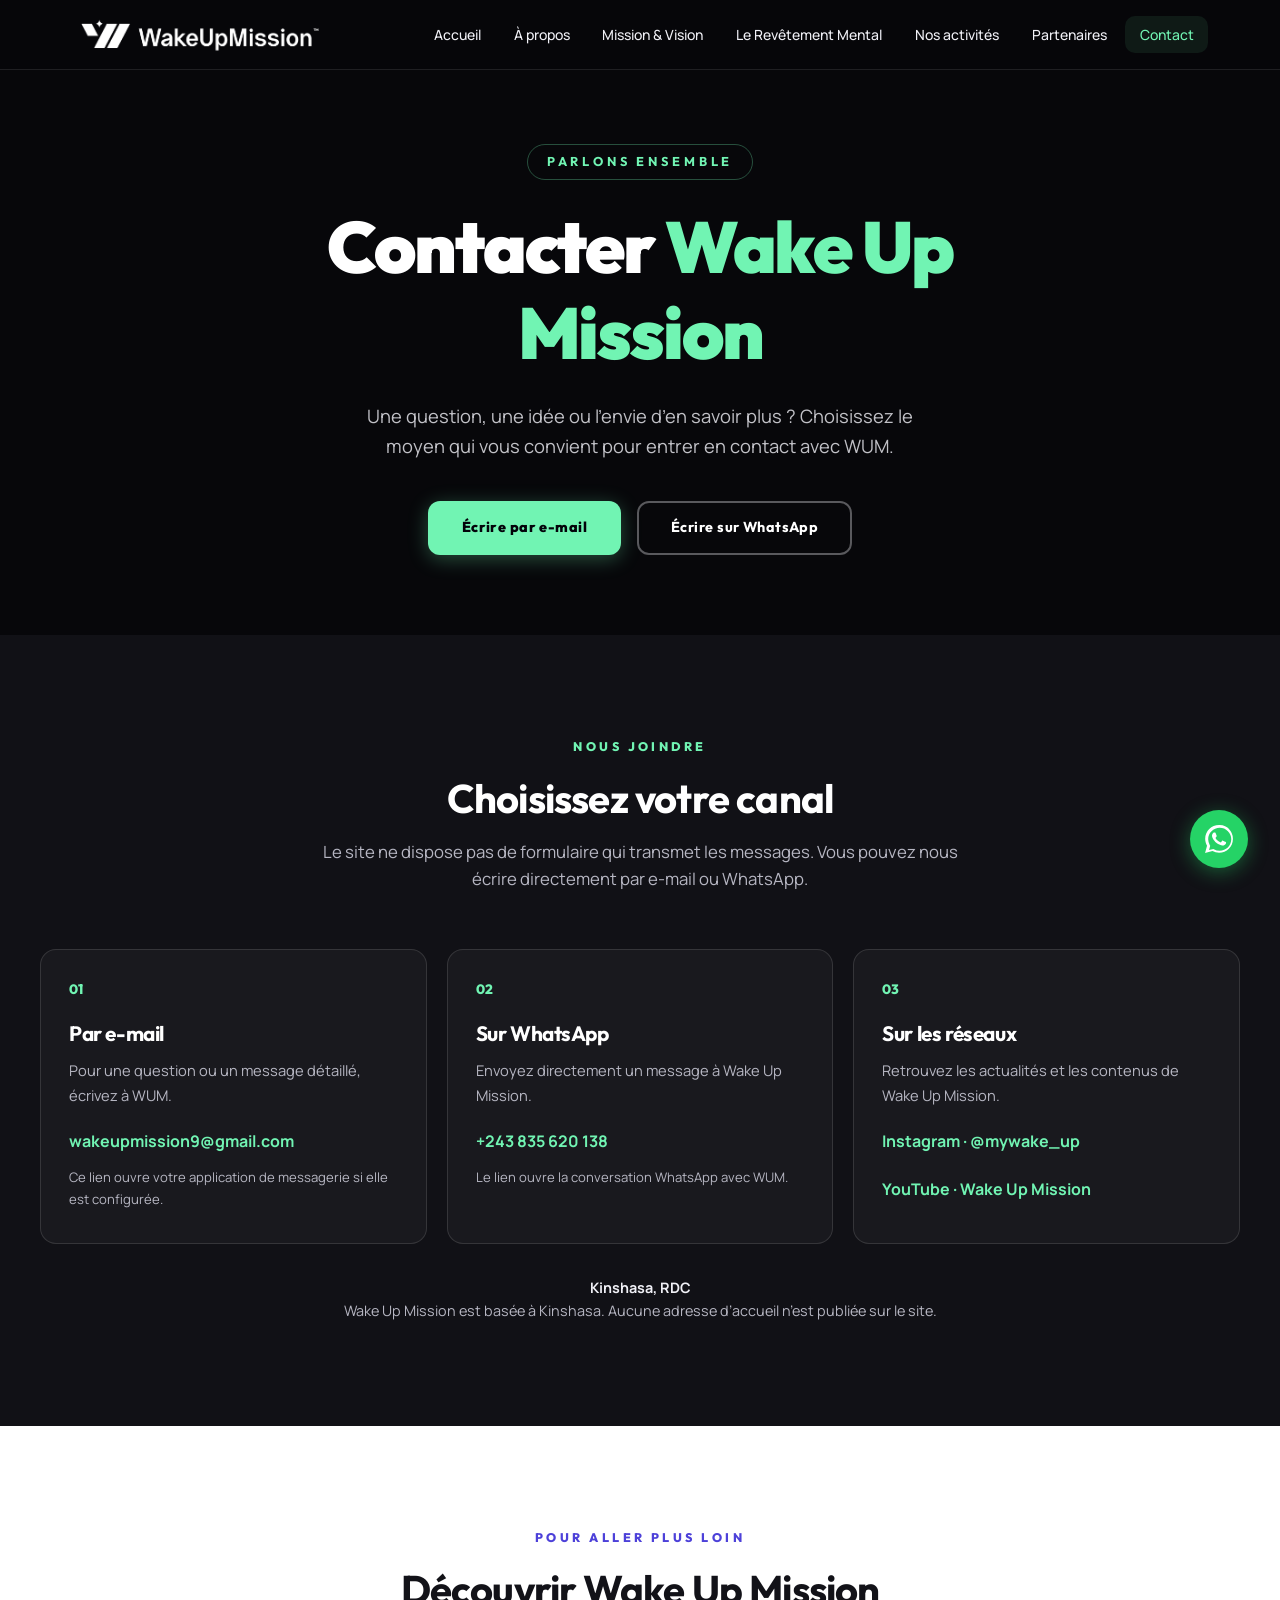
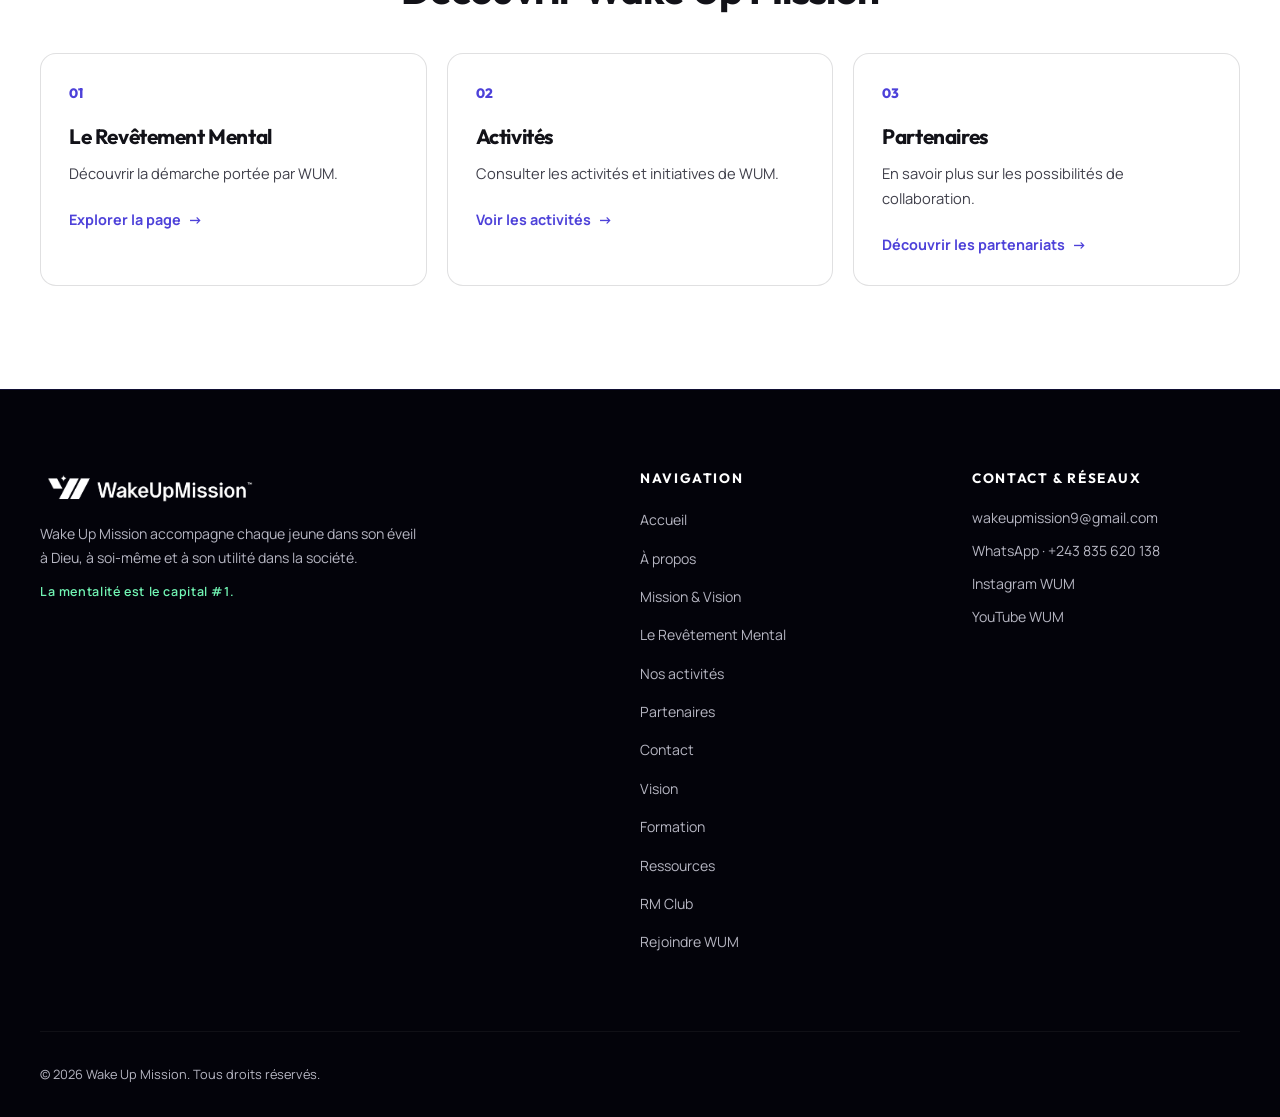
<file: contact.html>
<!DOCTYPE html>
<html lang="fr">
<head>
  <meta charset="UTF-8" />
  <meta name="viewport" content="width=device-width, initial-scale=1.0" />
  <meta name="description" content="Contactez Wake Up Mission par e-mail ou WhatsApp, et découvrez ses réseaux sociaux et ses activités à Kinshasa." />
  <meta name="author" content="Wake Up Mission" />
  <meta property="og:title" content="Contact — Wake Up Mission" />
  <meta property="og:description" content="Échangez avec Wake Up Mission par e-mail ou WhatsApp." />
  <meta property="og:type" content="website" />
  <link rel="icon" href="LOGO_WUM_PNG-01.png" type="image/png" />
  <link rel="manifest" href="manifest.json" />
  <meta name="theme-color" content="#4D41D9" />
  <link rel="stylesheet" href="css/style.css" />
  <link rel="stylesheet" href="css/contact.css" />
  <title>Contact — Wake Up Mission</title>
</head>
<body class="page-contact">
  <header id="site-header">
    <div class="header-container">
      <a href="index.html" class="logo-link" aria-label="Wake Up Mission - Accueil">
        <img src="LOGO_WUM_PNG-01.png" alt="Logo Wake Up Mission" class="logo-img" />
      </a>
      <nav class="nav-bureau" aria-label="Navigation principale">
        <a href="index.html" class="nav-lien">Accueil</a>
        <a href="a-propos.html" class="nav-lien">À propos</a>
        <a href="mission.html" class="nav-lien">Mission &amp; Vision</a>
        <a href="revetement-mental.html" class="nav-lien">Le Revêtement Mental</a>
        <a href="activites.html" class="nav-lien">Nos activités</a>
        <a href="partenaires.html" class="nav-lien">Partenaires</a>
        <a href="contact.html" class="nav-lien actif" aria-current="page">Contact</a>
      </nav>
      <button class="toggle-mobile" id="toggle-menu-mobile" aria-label="Ouvrir le menu" aria-expanded="false" aria-controls="menu-mobile">
        <span></span>
        <span></span>
        <span></span>
      </button>
    </div>
  </header>

  <div class="overlay-mobile" id="overlay-mobile"></div>
  <nav class="menu-mobile" id="menu-mobile" aria-label="Navigation mobile">
    <a href="index.html" class="nav-lien">Accueil</a>
    <a href="a-propos.html" class="nav-lien">À propos</a>
    <a href="mission.html" class="nav-lien">Mission &amp; Vision</a>
    <a href="revetement-mental.html" class="nav-lien">Le Revêtement Mental</a>
    <a href="activites.html" class="nav-lien">Nos activités</a>
    <a href="partenaires.html" class="nav-lien">Partenaires</a>
    <a href="contact.html" class="nav-lien actif" aria-current="page">Contact</a>
  </nav>

  <main id="contenu-principal">
    <section class="hero contact-hero" aria-labelledby="titre-contact">
      <div class="hero-video-conteneur" aria-hidden="true"></div>
      <div class="hero-overlay" aria-hidden="true"></div>
      <div class="hero-contenu">
        <span class="hero-tagline">Parlons ensemble</span>
        <h1 class="hero-titre" id="titre-contact">Contacter <span class="accent">Wake Up Mission</span></h1>
        <p class="hero-sous-titre">Une question, une idée ou l’envie d’en savoir plus ? Choisissez le moyen qui vous convient pour entrer en contact avec WUM.</p>
        <div class="hero-actions">
          <a href="mailto:wakeupmission9@gmail.com" class="btn btn-aqua">Écrire par e-mail</a>
          <a href="https://wa.me/243835620138?text=Bonjour%20Wake%20Up%20Mission" class="btn btn-secondaire" target="_blank" rel="noopener noreferrer">Écrire sur WhatsApp</a>
        </div>
      </div>
    </section>

    <section id="moyens-contact" class="fond-sombre-2" aria-labelledby="titre-moyens-contact">
      <div class="section-conteneur">
        <span class="section-label">Nous joindre</span>
        <h2 class="section-titre" id="titre-moyens-contact">Choisissez votre canal</h2>
        <p class="section-intro">Le site ne dispose pas de formulaire qui transmet les messages. Vous pouvez nous écrire directement par e-mail ou WhatsApp.</p>
        <div class="contact-grid">
          <article class="carte contact-carte">
            <span class="contact-repere" aria-hidden="true">01</span>
            <h3>Par e-mail</h3>
            <p>Pour une question ou un message détaillé, écrivez à WUM.</p>
            <a class="contact-lien" href="mailto:wakeupmission9@gmail.com">wakeupmission9@gmail.com</a>
            <p class="contact-note">Ce lien ouvre votre application de messagerie si elle est configurée.</p>
          </article>
          <article class="carte contact-carte">
            <span class="contact-repere" aria-hidden="true">02</span>
            <h3>Sur WhatsApp</h3>
            <p>Envoyez directement un message à Wake Up Mission.</p>
            <a class="contact-lien" href="https://wa.me/243835620138?text=Bonjour%20Wake%20Up%20Mission" target="_blank" rel="noopener noreferrer">+243 835 620 138</a>
            <p class="contact-note">Le lien ouvre la conversation WhatsApp avec WUM.</p>
          </article>
          <article class="carte contact-carte">
            <span class="contact-repere" aria-hidden="true">03</span>
            <h3>Sur les réseaux</h3>
            <p>Retrouvez les actualités et les contenus de Wake Up Mission.</p>
            <ul class="contact-reseaux">
              <li><a class="contact-lien" href="https://www.instagram.com/mywake_up" target="_blank" rel="noopener noreferrer">Instagram · @mywake_up</a></li>
              <li><a class="contact-lien" href="https://www.youtube.com/@wakeupmission" target="_blank" rel="noopener noreferrer">YouTube · Wake Up Mission</a></li>
            </ul>
          </article>
        </div>
        <p class="contact-localisation"><strong>Kinshasa, RDC</strong><br />Wake Up Mission est basée à Kinshasa. Aucune adresse d’accueil n’est publiée sur le site.</p>
      </div>
    </section>

    <section id="decouvrir-wum" class="fond-clair" aria-labelledby="titre-decouvrir-wum">
      <div class="section-conteneur">
        <span class="section-label">Pour aller plus loin</span>
        <h2 class="section-titre" id="titre-decouvrir-wum">Découvrir Wake Up Mission</h2>
        <div class="contact-ressources">
          <a class="carte contact-ressource" href="revetement-mental.html">
            <span>01</span>
            <h3>Le Revêtement Mental</h3>
            <p>Découvrir la démarche portée par WUM.</p>
            <b>Explorer la page <span aria-hidden="true">→</span></b>
          </a>
          <a class="carte contact-ressource" href="activites.html">
            <span>02</span>
            <h3>Activités</h3>
            <p>Consulter les activités et initiatives de WUM.</p>
            <b>Voir les activités <span aria-hidden="true">→</span></b>
          </a>
          <a class="carte contact-ressource" href="partenaires.html">
            <span>03</span>
            <h3>Partenaires</h3>
            <p>En savoir plus sur les possibilités de collaboration.</p>
            <b>Découvrir les partenariats <span aria-hidden="true">→</span></b>
          </a>
        </div>
      </div>
    </section>
  </main>

  <footer aria-label="Pied de page">
    <div class="footer-grille">
      <div class="footer-marque">
        <img class="footer-logo" src="LOGO_WUM_PNG-01.png" alt="Logo Wake Up Mission" />
        <p>Wake Up Mission accompagne chaque jeune dans son éveil à Dieu, à soi-même et à son utilité dans la société.</p>
        <span class="slogan">La mentalité est le capital #1.</span>
      </div>
      <div class="footer-liens">
        <h4>Navigation</h4>
        <ul>
          <li><a href="index.html">Accueil</a></li>
          <li><a href="a-propos.html">À propos</a></li>
          <li><a href="mission.html">Mission &amp; Vision</a></li>
          <li><a href="revetement-mental.html">Le Revêtement Mental</a></li>
          <li><a href="activites.html">Nos activités</a></li>
          <li><a href="partenaires.html">Partenaires</a></li>
          <li><a href="contact.html" aria-current="page">Contact</a></li>
          <li><a href="vision.html">Vision</a></li>
          <li><a href="formations.html">Formation</a></li>
          <li><a href="ressources.html">Ressources</a></li>
          <li><a href="RM_Club.html">RM Club</a></li>
          <li><a href="rejoindre.html">Rejoindre WUM</a></li>
        </ul>
      </div>
      <div class="footer-contact">
        <h4>Contact &amp; réseaux</h4>
        <p><a href="mailto:wakeupmission9@gmail.com">wakeupmission9@gmail.com</a></p>
        <p><a href="https://wa.me/243835620138?text=Bonjour%20Wake%20Up%20Mission" target="_blank" rel="noopener noreferrer">WhatsApp · +243 835 620 138</a></p>
        <p><a href="https://www.instagram.com/mywake_up" target="_blank" rel="noopener noreferrer">Instagram WUM</a></p>
        <p><a href="https://www.youtube.com/@wakeupmission" target="_blank" rel="noopener noreferrer">YouTube WUM</a></p>
      </div>
    </div>
    <div class="footer-bas">
      <p>© 2026 Wake Up Mission. Tous droits réservés.</p>
    </div>
  </footer>

  <a href="https://wa.me/243835620138?text=Bonjour%20Wake%20Up%20Mission" class="whatsapp-flottant" aria-label="Contacter WUM sur WhatsApp" title="Contacter WUM sur WhatsApp" target="_blank" rel="noopener noreferrer">
    <svg viewBox="0 0 24 24" xmlns="http://www.w3.org/2000/svg" aria-hidden="true">
      <path d="M17.472 14.382c-.297-.149-1.758-.867-2.03-.967-.273-.099-.471-.148-.67.15-.197.297-.767.966-.94 1.164-.173.199-.347.298-.644.075-.297-.15-1.255-.463-2.39-1.475-.883-.788-1.48-1.761-1.653-2.059-.173-.297-.018-.458.13-.606.134-.133.298-.347.446-.52.149-.174.198-.298.298-.497.099-.198.05-.371-.025-.52-.075-.149-.669-1.612-.916-2.207-.242-.579-.487-.5-.669-.51-.173-.008-.371-.01-.57-.01-.198 0-.52.074-.792.372-.272.297-1.04 1.016-1.04 2.479 0 1.462 1.065 2.875 1.213 3.074.149.198 2.096 3.2 5.077 4.487.709.306 1.262.489 1.694.625.712.227 1.36.195 1.871.118.571-.085 1.758-.719 2.006-1.413.248-.694.173-1.289.173-1.413m-5.421 7.403h-.004a9.87 9.87 0 01-5.031-1.378l-.361-.214-3.741.982.998-3.648-.235-.374a9.86 9.86 0 01-1.51-5.26c.001-5.45 4.436-9.884 9.888-9.884 2.64 0 5.122 1.03 6.988 2.898a9.825 9.825 0 012.893 6.994c-.003 5.45-4.437 9.884-9.885 9.884m8.413-18.297A11.815 11.815 0 0012.05 0C5.495 0 .16 5.335.157 11.892c0 2.096.547 4.142 1.588 5.945L.057 24l6.305-1.654a11.882 11.882 0 005.683 1.448h.005c6.554 0 11.89-5.335 11.893-11.893a11.821 11.821 0 00-3.48-8.413Z" />
    </svg>
  </a>

  <script src="js/config.js"></script>
  <script src="js/app.js"></script>
</body>
</html>
</file>
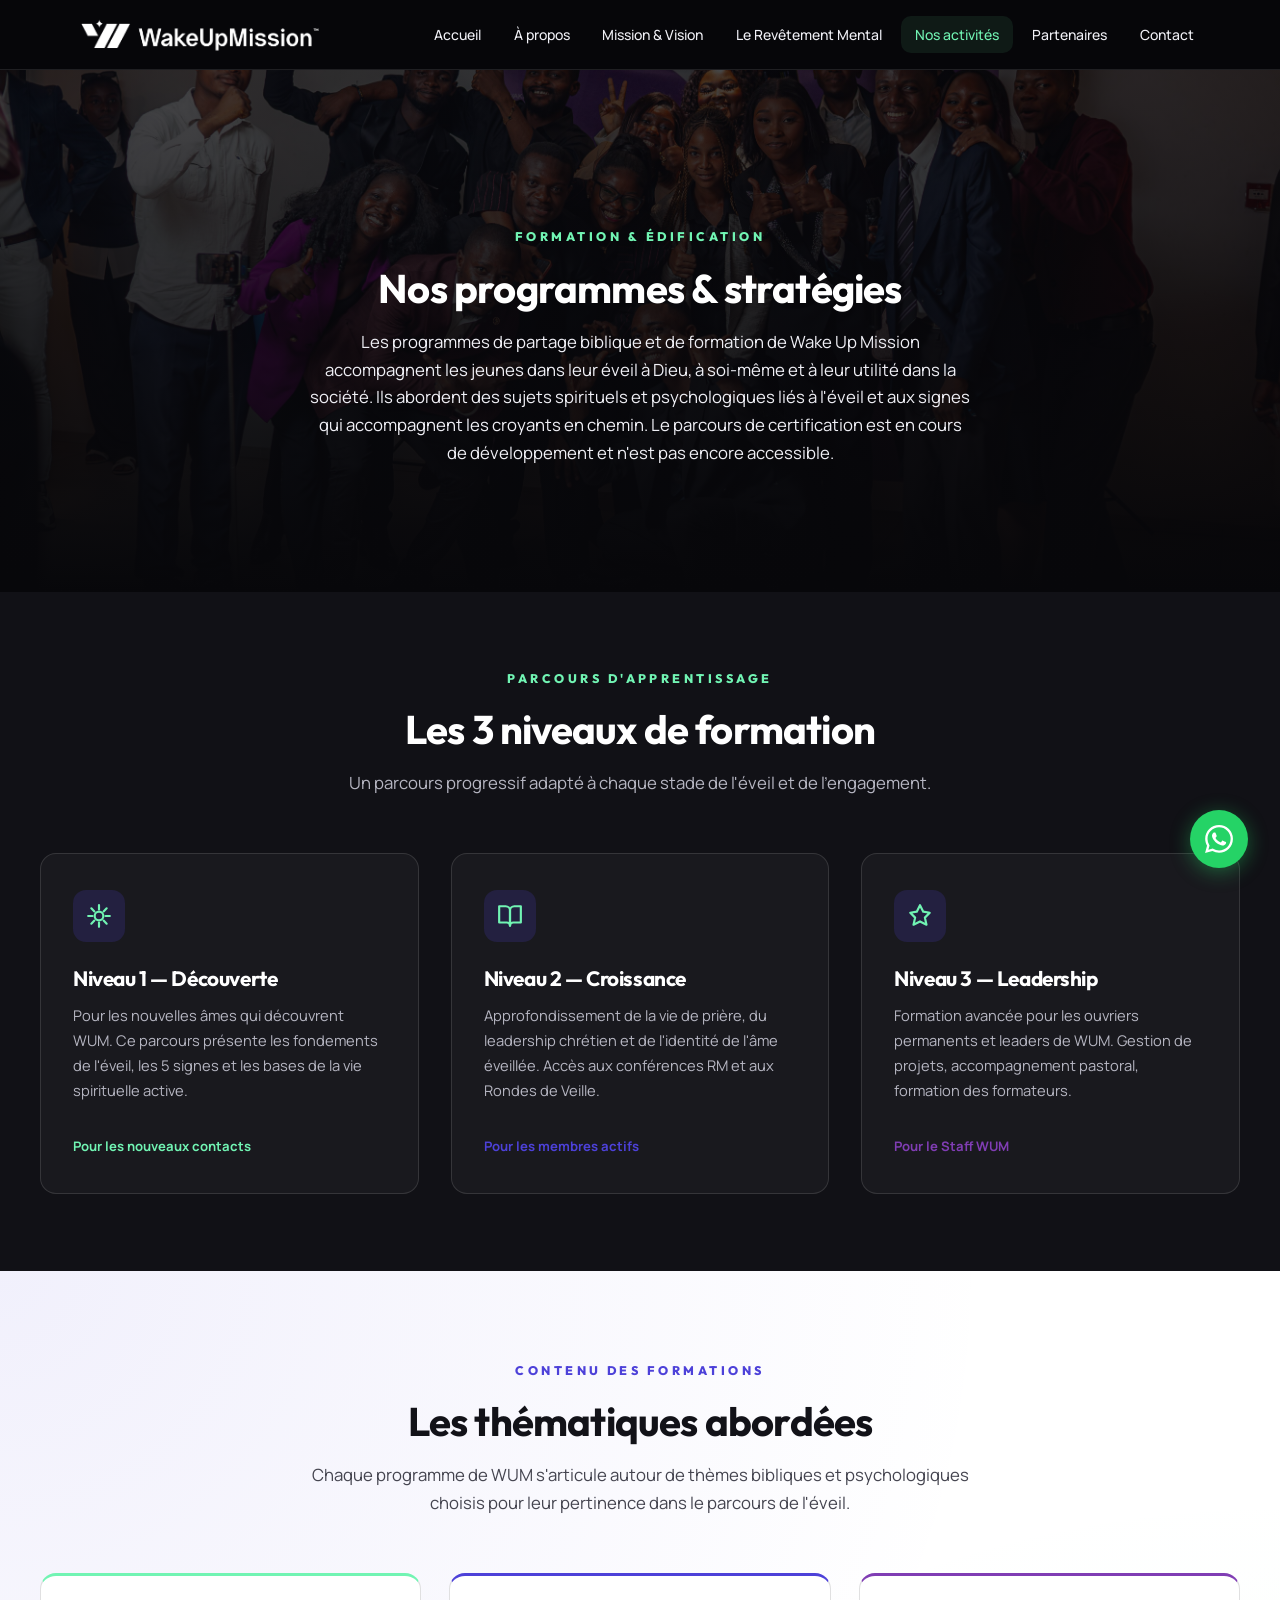
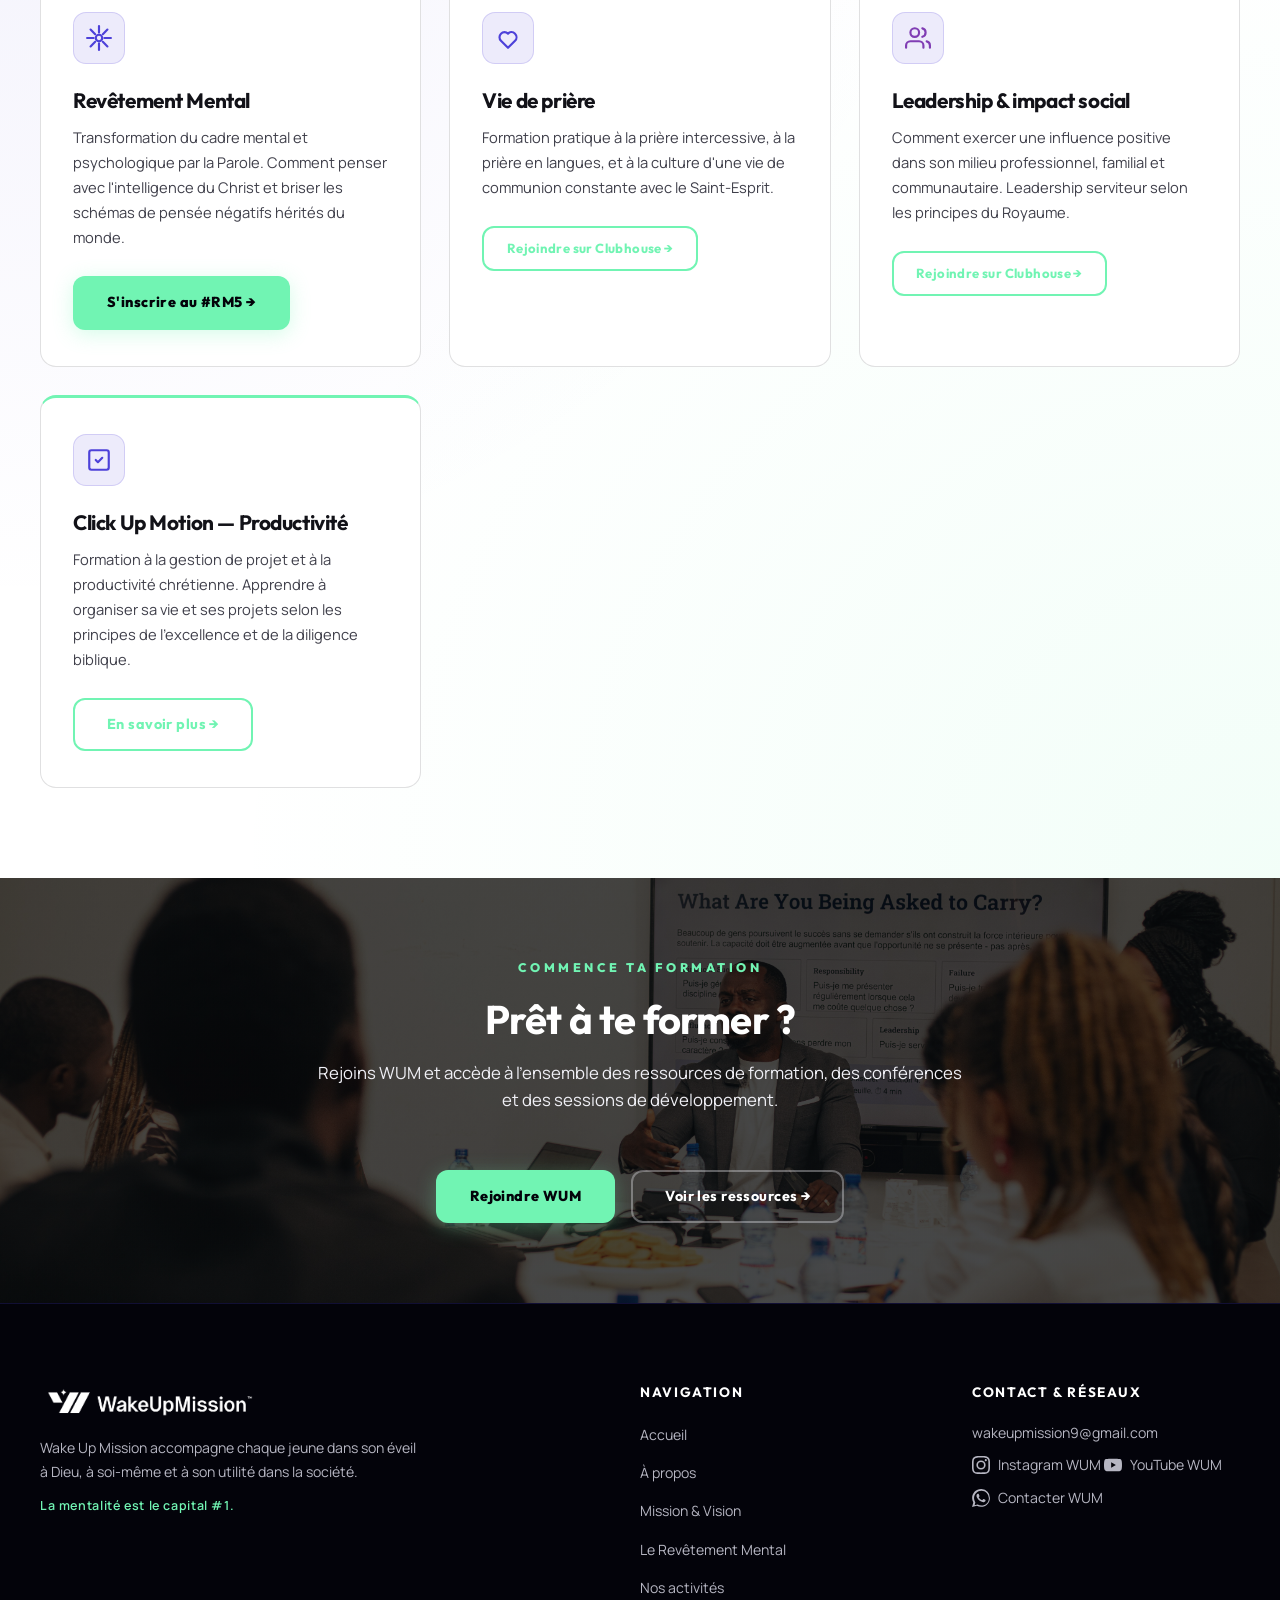
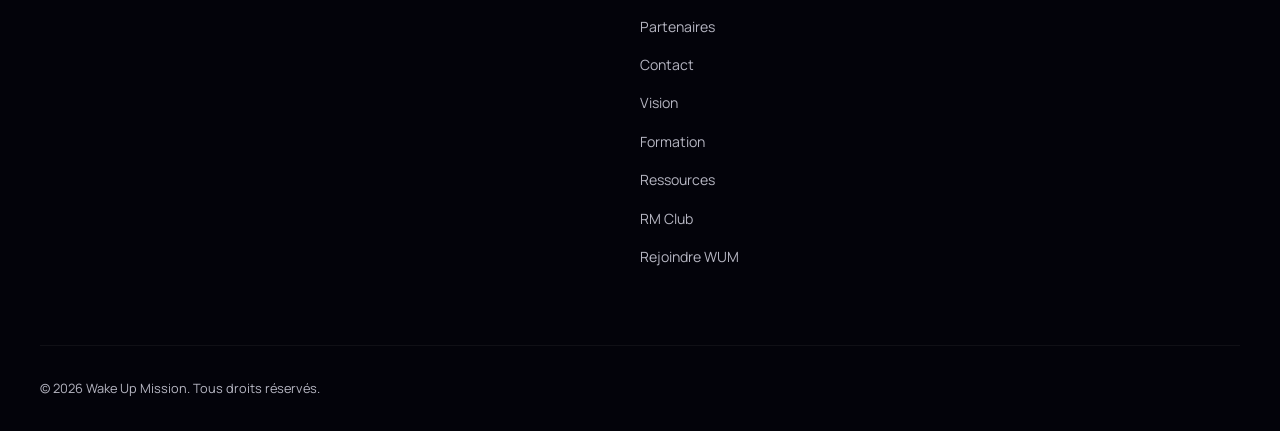
<file: formations.html>
<!DOCTYPE html>
<html lang="fr">
<head>
  <!--
    =========================================================================
    WAKE UP MISSION - PAGE FORMATIONS (formations.html)
    =========================================================================
    
    Cette page présente les programmes de formation de WUM.
    
    CONTENU :
      1. Introduction aux programmes de formation
      2. Grille des 3 niveaux de formation
      3. Ressources pour les ouvriers permanents
    =========================================================================
  -->
  <meta charset="UTF-8" />
  <meta name="viewport" content="width=device-width, initial-scale=1.0" />
  <meta name="description"
    content="Formations de Wake Up Mission : un accompagnement des jeunes dans leur éveil à Dieu, à soi-même et à leur utilité dans la société, autour de la foi, du leadership et du développement de soi." />

  <link rel="icon" href="LOGO_WUM_PNG-01.png" type="image/png" />
  <link rel="manifest" href="manifest.json" />
  <meta name="theme-color" content="#4D41D9" />
  <link rel="stylesheet" href="css/style.css" />

  <title>Formation — Wake Up Mission</title>
</head>
<body>

  <!-- ===========================
       HEADER — BARRE DE NAVIGATION (sans doublon)
       =========================== -->
  <header id="site-header">
    <div class="header-container">
      <a href="index.html" class="logo-link" aria-label="Wake Up Mission - Accueil">
        <img src="LOGO_WUM_PNG-01.png" alt="Logo Wake Up Mission" class="logo-img" />
        
      </a>

      <nav class="nav-bureau" aria-label="Navigation principale">
        <a href="index.html" class="nav-lien">Accueil</a>
        <a href="a-propos.html" class="nav-lien">À propos</a>
        <a href="mission.html" class="nav-lien">Mission &amp; Vision</a>
        <a href="revetement-mental.html" class="nav-lien">Le Revêtement Mental</a>
        <a href="activites.html" class="nav-lien actif">Nos activités</a>
        <a href="partenaires.html" class="nav-lien">Partenaires</a>
        <a href="contact.html" class="nav-lien">Contact</a>
      </nav>

      <button class="toggle-mobile" id="toggle-menu-mobile" aria-label="Ouvrir le menu" aria-expanded="false" aria-controls="menu-mobile">
        <span></span>
        <span></span>
        <span></span>
      </button>
    </div>
  </header>

  <div class="overlay-mobile" id="overlay-mobile"></div>
  <nav class="menu-mobile" id="menu-mobile" aria-label="Navigation mobile">
    <a href="index.html" class="nav-lien">Accueil</a>
    <a href="a-propos.html" class="nav-lien">À propos</a>
    <a href="mission.html" class="nav-lien">Mission &amp; Vision</a>
    <a href="revetement-mental.html" class="nav-lien">Le Revêtement Mental</a>
    <a href="activites.html" class="nav-lien actif">Nos activités</a>
    <a href="partenaires.html" class="nav-lien">Partenaires</a>
    <a href="contact.html" class="nav-lien">Contact</a>
  </nav>


  <!-- ===========================
       EN-TÊTE DE PAGE
       =========================== -->
  <main id="haut-page">
  <section class="fond-sombre entete-formation" aria-labelledby="titre-formation">
    <div class="formation-slide" aria-hidden="true"></div>
    <div class="formation-slide formation-slide-2" aria-hidden="true"></div>
    <div class="formation-slide formation-slide-3" aria-hidden="true"></div>
    <div class="formation-entete-overlay" aria-hidden="true"></div>
    <div class="section-conteneur formation-hero-contenu">
      <span class="section-label">Formation &amp; Édification</span>
      <h1 id="titre-formation" class="section-titre">
        Nos <span class="accent">programmes</span> &amp; stratégies
      </h1>
      <p class="section-intro">
        Les programmes de partage biblique et de formation de Wake Up Mission accompagnent
        les jeunes dans leur éveil à Dieu, à soi-même et à leur utilité dans la société. Ils abordent
        des sujets spirituels et psychologiques liés à l'éveil et aux signes qui accompagnent
        les croyants en chemin. Le parcours de certification est en cours de développement
        et n'est pas encore accessible.
      </p>
    </div>
  </section>


  <!-- ===========================
       SECTION : LES 3 NIVEAUX DE FORMATION
       
       POUR MODIFIER : changer les titres, les descriptions et les icônes.
       Les niveaux correspondent aux catégories de membres de WUM
       (Nouveaux contacts, Membres actifs, Ouvriers permanents).
       =========================== -->
  <section class="fond-sombre-2 niveaux-formation" aria-labelledby="titre-niveaux" data-animer>
    <div class="section-conteneur">

      <span class="section-label">Parcours d'Apprentissage</span>
      <h2 class="section-titre" id="titre-niveaux">Les 3 niveaux de formation</h2>
      <p class="section-intro">
        Un parcours progressif adapté à chaque stade de l'éveil et de l'engagement.
      </p>

      <div class="grille-3 niveaux-formation-grille">

        <!-- Niveau 1 : Nouveaux Contacts -->
        <div class="carte niveau-formation niveau-decouverte">
          <div class="carte-icone" aria-hidden="true">
            <svg viewBox="0 0 24 24"><path d="M12 2v4M12 18v4M4.93 4.93l2.83 2.83M16.24 16.24l2.83 2.83M2 12h4M18 12h4M4.93 19.07l2.83-2.83M16.24 7.76l2.83-2.83"/><circle cx="12" cy="12" r="4"/></svg>
          </div>
          <h3>Niveau 1 — Découverte</h3>
          <p style="margin-bottom: 1rem;">
            Pour les nouvelles âmes qui découvrent WUM. Ce parcours présente les fondements
            de l'éveil, les 5 signes et les bases de la vie spirituelle active.
          </p>
          <p class="niveau-formation-public">Pour les nouveaux contacts</p>
        </div>

        <!-- Niveau 2 : Membres Actifs -->
        <div class="carte niveau-formation niveau-croissance">
          <div class="carte-icone" aria-hidden="true">
            <svg viewBox="0 0 24 24"><path d="M2 3h6a4 4 0 014 4v14a3 3 0 00-3-3H2z"/><path d="M22 3h-6a4 4 0 00-4 4v14a3 3 0 013-3h7z"/></svg>
          </div>
          <h3>Niveau 2 — Croissance</h3>
          <p style="margin-bottom: 1rem;">
            Approfondissement de la vie de prière, du leadership chrétien et de l'identité
            de l'âme éveillée. Accès aux conférences RM et aux Rondes de Veille.
          </p>
          <p class="niveau-formation-public">Pour les membres actifs</p>
        </div>

        <!-- Niveau 3 : Ouvriers Permanents -->
        <div class="carte niveau-formation niveau-leadership">
          <div class="carte-icone" aria-hidden="true">
            <svg viewBox="0 0 24 24"><path d="M12 2l3 6 6 1-4.5 4.5L18 20l-6-3-6 3 1.5-6.5L3 9l6-1z"/></svg>
          </div>
          <h3>Niveau 3 — Leadership</h3>
          <p style="margin-bottom: 1rem;">
            Formation avancée pour les ouvriers permanents et leaders de WUM.
            Gestion de projets, accompagnement pastoral, formation des formateurs.
          </p>
          <p class="niveau-formation-public">Pour le Staff WUM</p>
        </div>

      </div>
    </div>
  </section>


  <!-- ===========================
       SECTION : PROGRAMME DÉTAILLÉ
       Thématiques de formation abordées dans les programmes WUM.
       =========================== -->
  <section class="fond-clair themes-formation" aria-labelledby="titre-themes" data-animer>
    <div class="section-conteneur">

      <span class="section-label">Contenu des formations</span>
      <h2 class="section-titre" id="titre-themes">
        Les thématiques abordées
      </h2>
      <p class="section-intro">
        Chaque programme de WUM s'articule autour de thèmes bibliques et psychologiques
        choisis pour leur pertinence dans le parcours de l'éveil.
      </p>

      <div class="grille-2">

        <div class="carte theme-formation theme-mental">
          <div class="carte-icone" aria-hidden="true">
            <svg viewBox="0 0 24 24"><circle cx="12" cy="12" r="3"/><path d="M12 1v6m0 10v6M4.22 4.22l4.24 4.24m7.08 7.08l4.24 4.24M1 12h6m10 0h6M4.22 19.78l4.24-4.24m7.08-7.08 4.24-4.24"/></svg>
          </div>
          <h3>Revêtement Mental</h3>
          <p>
            Transformation du cadre mental et psychologique par la Parole.
            Comment penser avec l'intelligence du Christ et briser les schémas
            de pensée négatifs hérités du monde.
          </p>
          <br/>
          <!-- LIEN VERS ACTIVITÉS : pointe vers la page activités avec ancre RM5 -->
          <a href="activites.html#rm5" class="btn btn-aqua">
            S'inscrire au #RM5 →
          </a>
        </div>

        <div class="carte theme-formation theme-priere">
          <div class="carte-icone" aria-hidden="true">
            <svg viewBox="0 0 24 24"><path d="M12 21l-6.5-6.5a4.5 4.5 0 116.5-6.5 4.5 4.5 0 116.5 6.5L12 21z"/></svg>
          </div>
          <h3>Vie de prière</h3>
          <p>
            Formation pratique à la prière intercessive, à la prière en langues,
            et à la culture d'une vie de communion constante avec le Saint-Esprit.
          </p>
          <br/>
          <!--
            LIEN CLUBHOUSE pour la formation en prière
            Remplacer href par le vrai lien Clubhouse quand disponible
          -->
          <a href="#" class="lien-clubhouse btn btn-contour-violet" style="font-size:0.82rem; padding:0.6rem 1.4rem;">
            Rejoindre sur Clubhouse →
          </a>
        </div>

        <div class="carte theme-formation theme-leadership">
          <div class="carte-icone" aria-hidden="true">
            <svg viewBox="0 0 24 24"><path d="M17 21v-2a4 4 0 00-4-4H5a4 4 0 00-4 4v2"/><circle cx="9" cy="7" r="4"/><path d="M23 21v-2a4 4 0 00-3-3.87M16 3.13a4 4 0 010 7.75"/></svg>
          </div>
          <h3>Leadership &amp; impact social</h3>
          <p>
            Comment exercer une influence positive dans son milieu professionnel,
            familial et communautaire. Leadership serviteur selon les principes du Royaume.
          </p>
          <br/>
          <!--
            LIEN CLUBHOUSE pour le leadership
            Remplacer href par le vrai lien Clubhouse
          -->
          <a href="#" class="lien-clubhouse btn btn-contour-violet" style="font-size:0.82rem; padding:0.6rem 1.4rem;">
            Rejoindre sur Clubhouse →
          </a>
        </div>

        <div class="carte theme-formation theme-productivite">
          <div class="carte-icone" aria-hidden="true">
            <svg viewBox="0 0 24 24"><rect x="3" y="3" width="18" height="18" rx="2"/><path d="m9 12 2 2 4-4"/></svg>
          </div>
          <h3>Click Up Motion — Productivité</h3>
          <p>
            Formation à la gestion de projet et à la productivité chrétienne.
            Apprendre à organiser sa vie et ses projets selon les principes de l'excellence
            et de la diligence biblique.
          </p>
          <br/>
          <a href="activites.html#click-up-motion"
             class="btn btn-contour-violet">
            En savoir plus →
          </a>
        </div>

      </div>
    </div>
  </section>


  <!-- CTA FINAL -->
  <section class="fond-sombre formation-cta" aria-labelledby="titre-formation-cta" data-animer>
    <span class="section-label">Commence ta formation</span>
    <h2 class="section-titre" id="titre-formation-cta">Prêt à te former ?</h2>
    <p class="section-intro">
      Rejoins WUM et accède à l'ensemble des ressources de formation,
      des conférences et des sessions de développement.
    </p>
    <div style="display:flex; gap:1rem; justify-content:center; flex-wrap:wrap;">
      <a href="rejoindre.html" class="btn btn-aqua">Rejoindre WUM</a>
      <a href="ressources.html" class="btn btn-secondaire">Voir les ressources →</a>
    </div>
  </section>
  </main>


  <!-- FOOTER -->
  <footer>
    <div class="footer-grille">
      <div class="footer-marque">
        <div style="display:flex; align-items:center; gap:0.75rem; margin-bottom:1rem;">
          <img src="LOGO_WUM_PNG-01.png" alt="Logo WUM" style="height:36px; width:auto;" />
          
        </div>
        <p>Wake Up Mission accompagne chaque jeune dans son éveil à Dieu, à soi-même et à son utilité dans la société.</p>
        <span class="slogan">La mentalité est le capital #1.</span>
      </div>
      <div class="footer-liens">
        <h4>Navigation</h4>
        <ul>
          <li><a href="index.html">Accueil</a></li>
          <li><a href="a-propos.html">À propos</a></li>
          <li><a href="mission.html">Mission &amp; Vision</a></li>
          <li><a href="revetement-mental.html">Le Revêtement Mental</a></li>
          <li><a href="activites.html">Nos activités</a></li>
          <li><a href="partenaires.html">Partenaires</a></li>
          <li><a href="contact.html">Contact</a></li>
          <li><a href="vision.html">Vision</a></li>
          <li><a href="formations.html" aria-current="page">Formation</a></li>
          <li><a href="ressources.html">Ressources</a></li>
          <li><a href="RM_Club.html">RM Club</a></li>
          <li><a href="rejoindre.html">Rejoindre WUM</a></li>
        </ul>
      </div>
      <div class="footer-contact">
        <h4>Contact & Réseaux</h4>
        <p><a href="mailto:wakeupmission9@gmail.com">wakeupmission9@gmail.com</a></p>
        <p class="icone-reseau">
          <svg viewBox="0 0 24 24" fill="currentColor" aria-hidden="true" style="width:18px;height:18px;"><path d="M12 2.163c3.204 0 3.584.012 4.85.07 3.252.148 4.771 1.691 4.919 4.919.058 1.265.069 1.645.069 4.849 0 3.205-.012 3.584-.069 4.849-.149 3.225-1.664 4.771-4.919 4.919-1.266.058-1.644.07-4.85.07-3.204 0-3.584-.012-4.849-.07-3.26-.149-4.771-1.699-4.919-4.92-.058-1.265-.07-1.644-.07-4.849 0-3.204.013-3.583.07-4.849.149-3.227 1.664-4.771 4.919-4.919 1.266-.057 1.645-.069 4.849-.069zM12 0C8.741 0 8.333.014 7.053.072 2.695.272.273 2.69.073 7.052.014 8.333 0 8.741 0 12c0 3.259.014 3.668.072 4.948.2 4.358 2.618 6.78 6.98 6.98C8.333 23.986 8.741 24 12 24c3.259 0 3.668-.014 4.948-.072 4.354-.2 6.782-2.618 6.979-6.98.059-1.28.073-1.689.073-4.948 0-3.259-.014-3.667-.072-4.947-.196-4.354-2.617-6.78-6.979-6.98C15.668.014 15.259 0 12 0zm0 5.838a6.162 6.162 0 100 12.324 6.162 6.162 0 000-12.324zM12 16a4 4 0 110-8 4 4 0 010 8zm6.406-11.845a1.44 1.44 0 100 2.881 1.44 1.44 0 000-2.881z"/></svg>
          <a href="https://www.instagram.com/mywake_up" target="_blank" rel="noopener noreferrer">Instagram WUM</a>
        </p>
        <p class="icone-reseau">
          <svg viewBox="0 0 24 24" fill="currentColor" aria-hidden="true"><path d="M23.498 6.186a3.016 3.016 0 00-2.122-2.136C19.505 3.545 12 3.545 12 3.545s-7.505 0-9.377.505A3.017 3.017 0 00.502 6.186C0 8.07 0 12 0 12s0 3.93.502 5.814a3.016 3.016 0 002.122 2.136c1.871.505 9.376.505 9.376.505s7.505 0 9.377-.505a3.015 3.015 0 002.122-2.136C24 15.93 24 12 24 12s0-3.93-.502-5.814zM9.545 15.568V8.432L15.818 12l-6.273 3.568z"/></svg>
          <a href="https://www.youtube.com/@wakeupmission" target="_blank" rel="noopener noreferrer">YouTube WUM</a>
        </p>
        <p class="icone-reseau">
          <svg viewBox="0 0 24 24" fill="currentColor" aria-hidden="true"><path d="M17.472 14.382c-.297-.149-1.758-.867-2.03-.967-.273-.099-.471-.148-.67.15-.197.297-.767.966-.94 1.164-.173.199-.347.298-.644.075-.297-.15-1.255-.463-2.39-1.475-.883-.788-1.48-1.761-1.653-2.059-.173-.297-.018-.458.13-.606.134-.133.298-.347.446-.52.149-.174.198-.298.298-.497.099-.198.05-.371-.025-.52-.075-.149-.669-1.612-.916-2.207-.242-.579-.487-.5-.669-.51-.173-.008-.371-.01-.57-.01-.198 0-.52.074-.792.372-.272.297-1.04 1.016-1.04 2.479 0 1.462 1.065 2.875 1.213 3.074.149.198 2.096 3.2 5.077 4.487.709.306 1.262.489 1.694.625.712.227 1.36.195 1.871.118.571-.085 1.758-.719 2.006-1.413.248-.694.173-1.289.173-1.413m-5.421 7.403h-.004a9.87 9.87 0 01-5.031-1.378l-.361-.214-3.741.982.998-3.648-.235-.374a9.86 9.86 0 01-1.51-5.26c.001-5.45 4.436-9.884 9.888-9.884 2.64 0 5.122 1.03 6.988 2.898a9.825 9.825 0 012.893 6.994c-.003 5.45-4.437 9.884-9.885 9.884m8.413-18.297A11.815 11.815 0 0012.05 0C5.495 0 .16 5.335.157 11.892c0 2.096.547 4.142 1.588 5.945L.057 24l6.305-1.654a11.882 11.882 0 005.683 1.448h.005c6.554 0 11.89-5.335 11.893-11.893a11.821 11.821 0 00-3.48-8.413Z"/></svg>
          <a href="https://wa.me/243835620138?text=Bonjour%20Wake%20Up%20Mission" target="_blank" rel="noopener noreferrer">Contacter WUM</a>
        </p>
      </div>
    </div>
    <div class="footer-bas">
      <p>© 2026 Wake Up Mission. Tous droits réservés.</p>
    </div>
  </footer>

  <a href="#" class="whatsapp-flottant" id="btn-whatsapp-flottant" aria-label="Contacter WUM sur WhatsApp">
    <svg viewBox="0 0 24 24"><path d="M17.472 14.382c-.297-.149-1.758-.867-2.03-.967-.273-.099-.471-.148-.67.15-.197.297-.767.966-.94 1.164-.173.199-.347.223-.644.075-.297-.15-1.255-.463-2.39-1.475-.883-.788-1.48-1.761-1.653-2.059-.173-.297-.018-.458.13-.606.134-.133.298-.347.446-.52.149-.174.198-.298.298-.497.099-.198.05-.371-.025-.52-.075-.149-.669-1.612-.916-2.207-.242-.579-.487-.5-.669-.51-.173-.008-.371-.01-.57-.01-.198 0-.52.074-.792.372-.272.297-1.04 1.016-1.04 2.479 0 1.462 1.065 2.875 1.213 3.074.149.198 2.096 3.2 5.077 4.487.709.306 1.262.489 1.694.625.712.227 1.36.195 1.871.118.571-.085 1.758-.719 2.006-1.413.248-.694.248-1.289.173-1.413-.074-.124-.272-.198-.57-.347m-5.421 7.403h-.004a9.87 9.87 0 01-5.031-1.378l-.361-.214-3.741.982.998-3.648-.235-.374a9.86 9.86 0 01-1.51-5.26c.001-5.45 4.436-9.884 9.888-9.884 2.64 0 5.122 1.03 6.988 2.898a9.825 9.825 0 012.893 6.994c-.003 5.45-4.437 9.884-9.885 9.884m8.413-18.297A11.815 11.815 0 0012.05 0C5.495 0 .16 5.335.157 11.892c0 2.096.547 4.142 1.588 5.945L.057 24l6.305-1.654a11.882 11.882 0 005.683 1.448h.005c6.554 0 11.89-5.335 11.893-11.893a11.821 11.821 0 00-3.48-8.413Z"/></svg>
  </a>

  <script src="js/config.js"></script>
  <script src="js/app.js"></script>

</body>
</html>
</file>
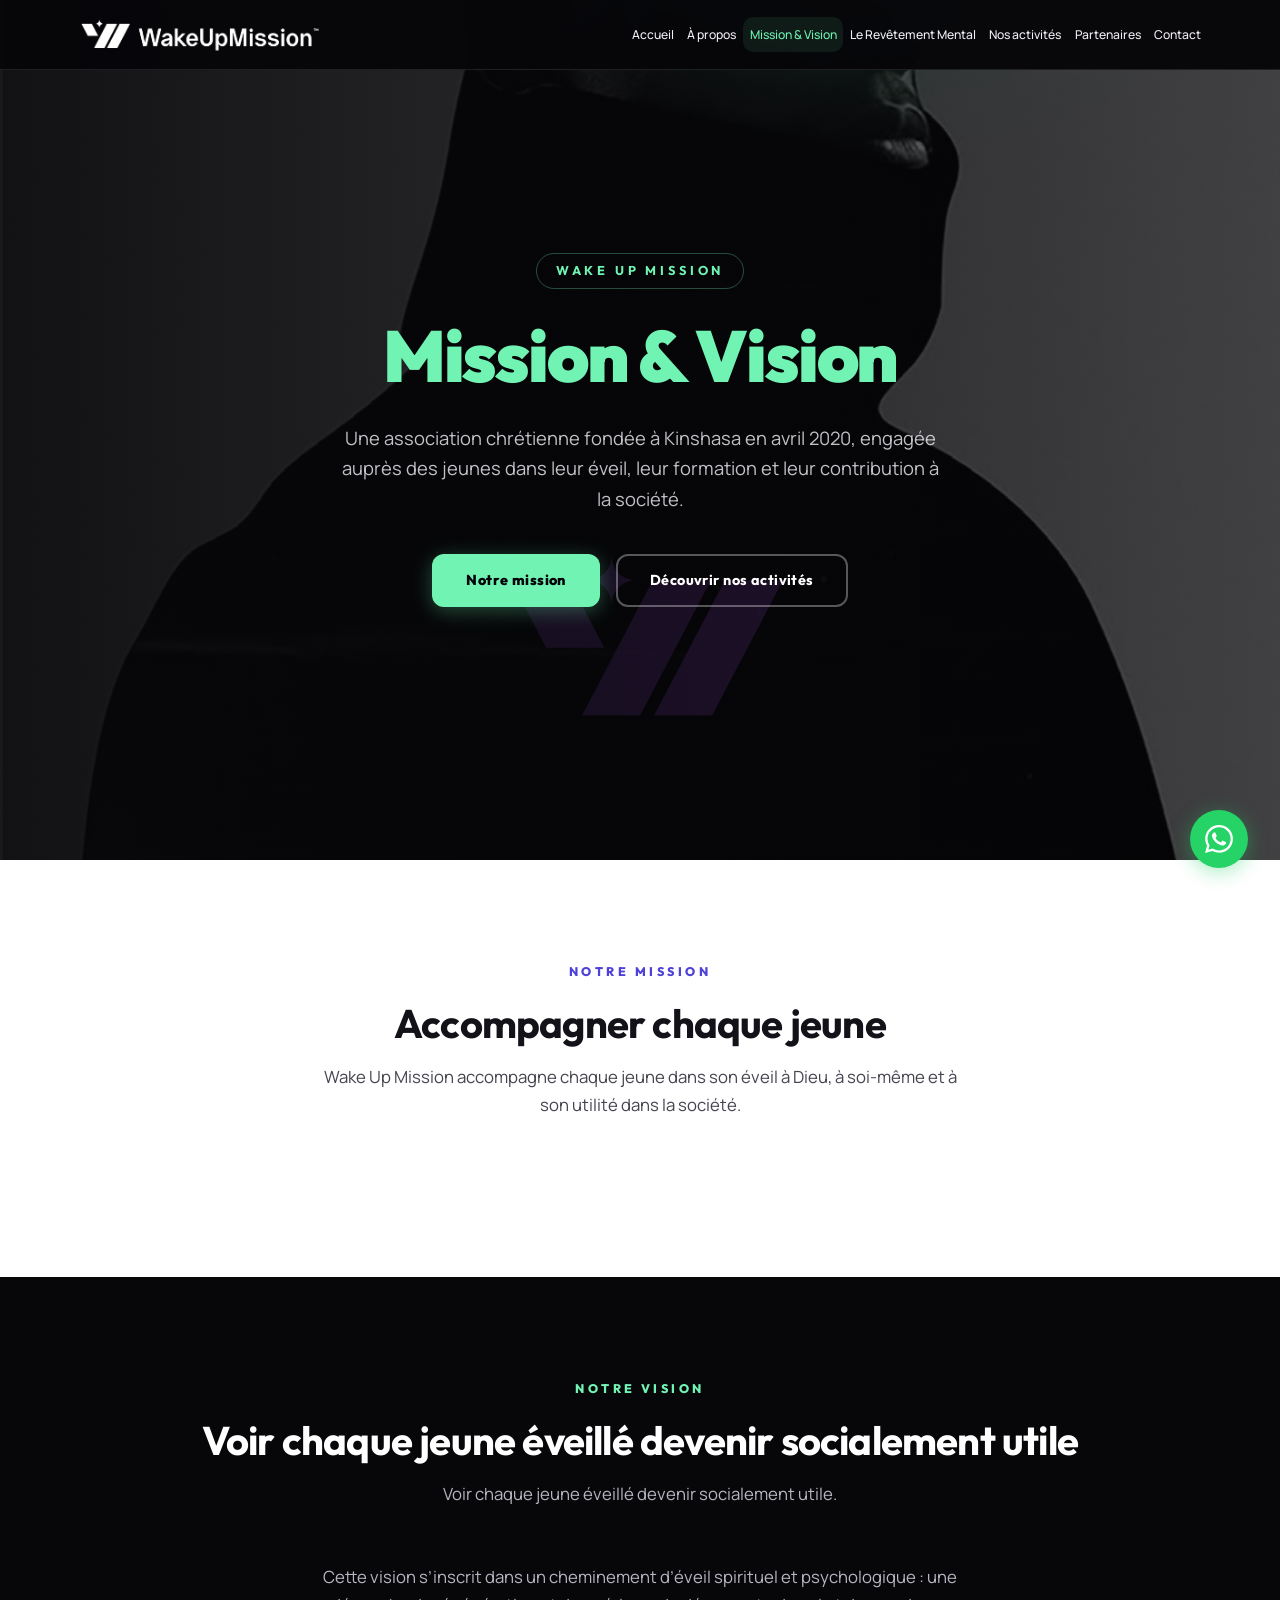
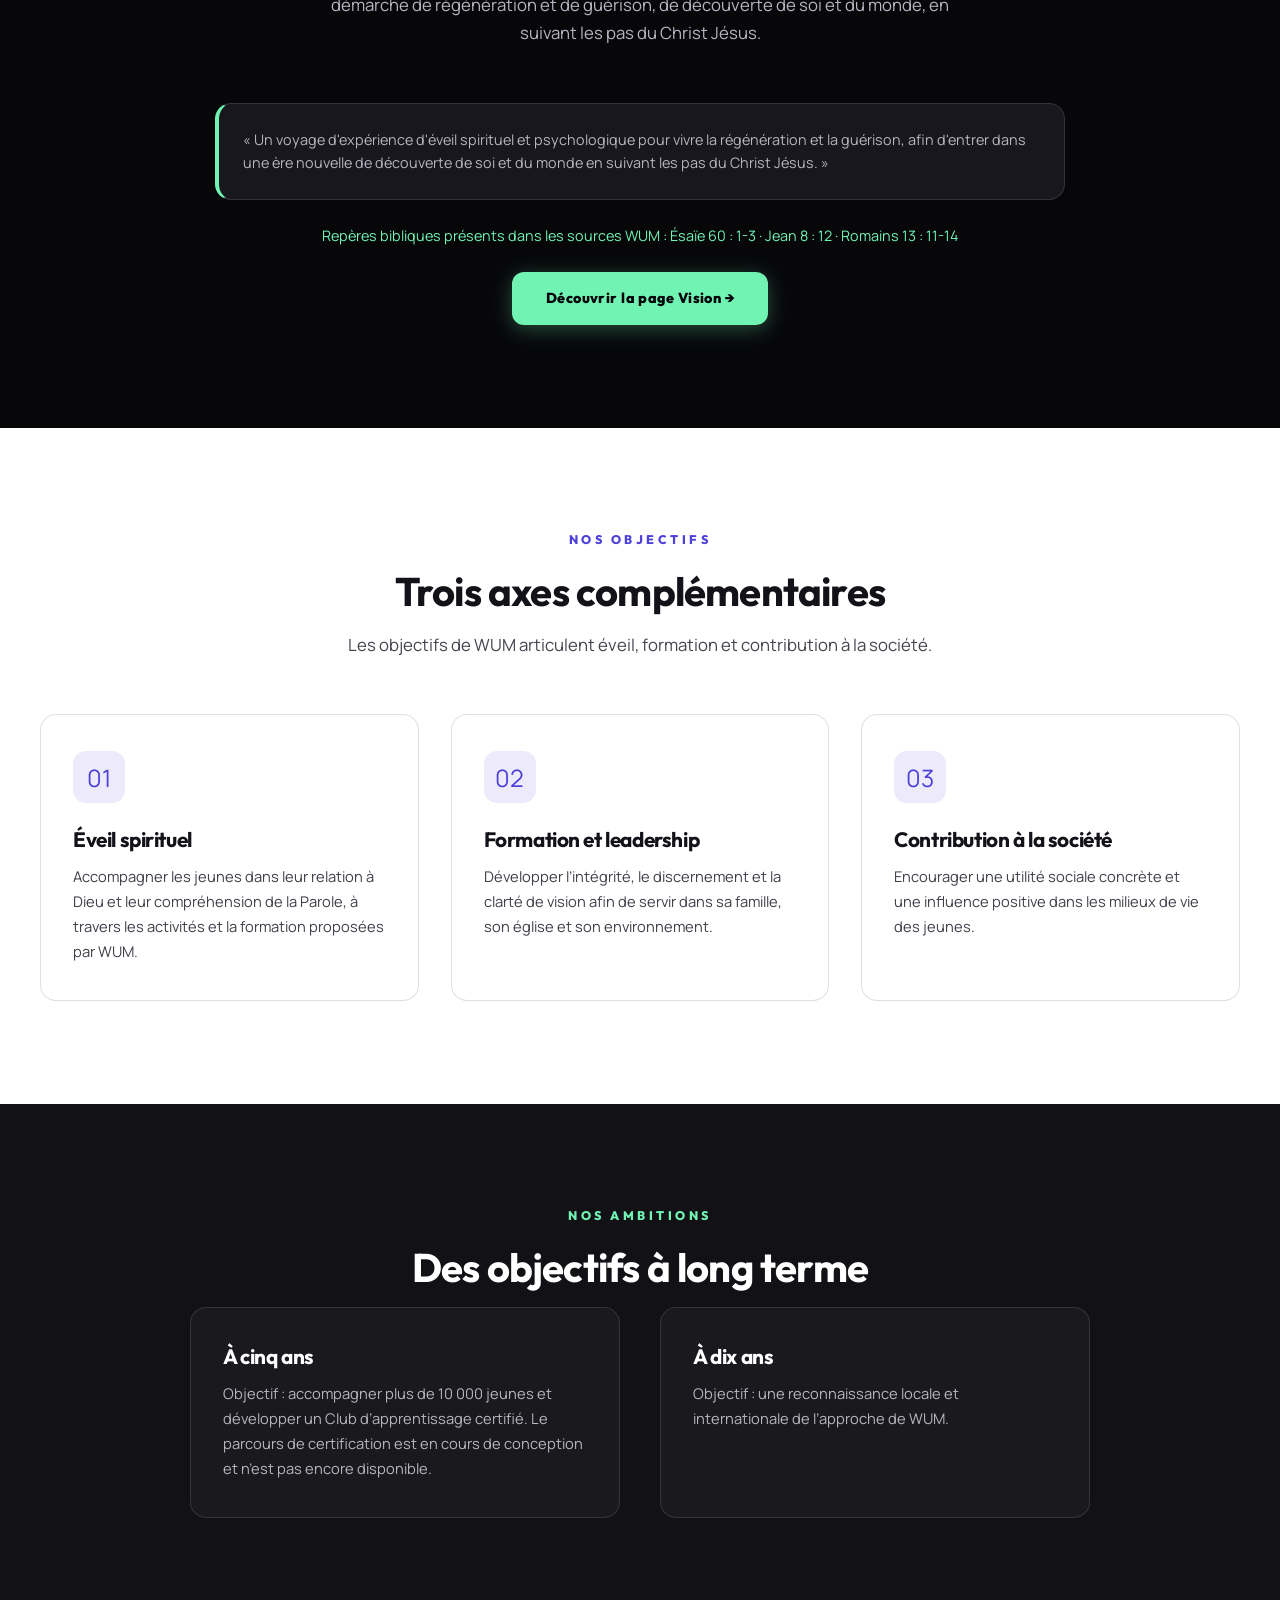
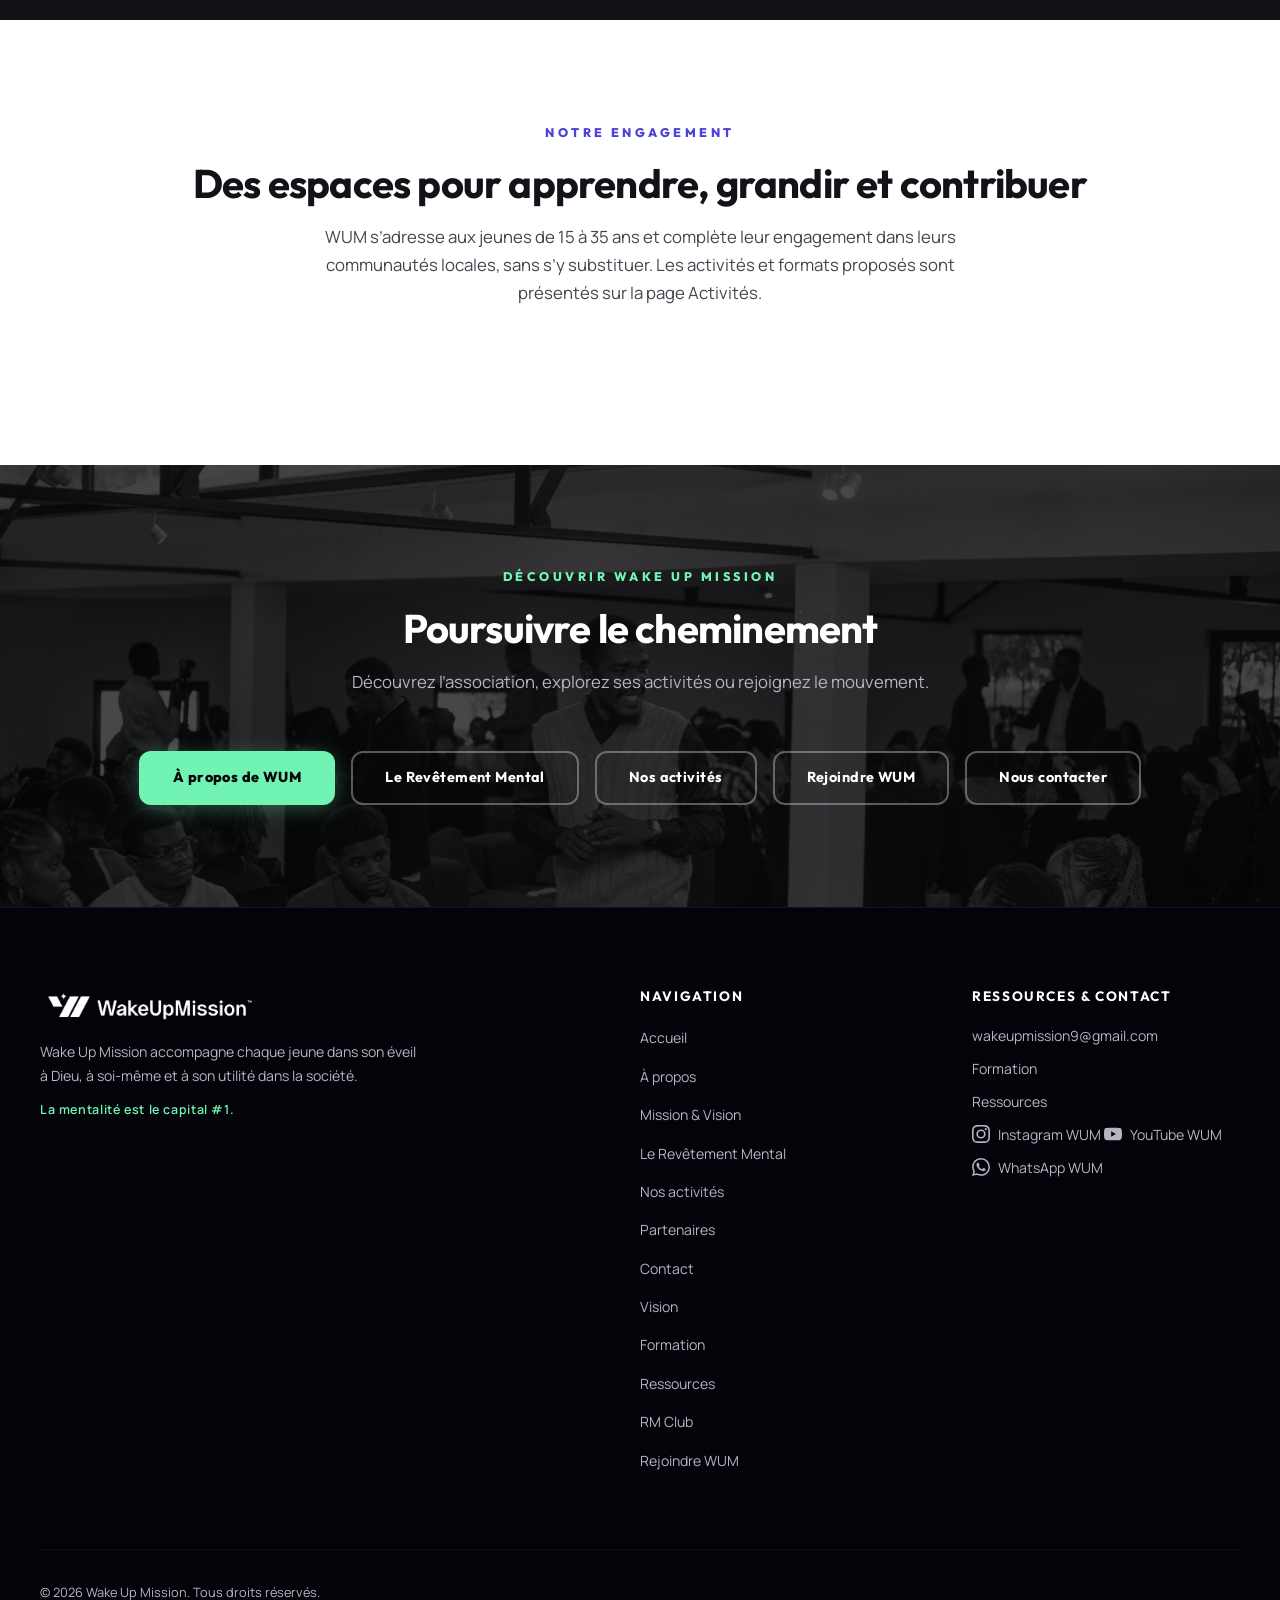
<file: mission.html>
<!DOCTYPE html>
<html lang="fr">
<head>
  <!--
    =========================================================================
    WAKE UP MISSION - PAGE MISSION (mission.html)
    =========================================================================
    
    Cette page décrit la mission de WUM, la structure des équipes
    et le système de soutien de l'organisation.
    
    CONTENU :
      1. La déclaration de mission
      2. Les 3 types de membres (Staff, Prayer Band, Spontaneous)
      3. Le système de soutien et les valeurs
    =========================================================================
  -->
  <meta charset="UTF-8" />
  <meta name="viewport" content="width=device-width, initial-scale=1.0" />
  <meta name="description"
    content="Mission et vision de Wake Up Mission, association chrétienne fondée à Kinshasa en 2020 : accompagner chaque jeune dans son éveil à Dieu, à soi-même et à son utilité dans la société." />

  <link rel="icon" href="LOGO_WUM_PNG-01.png" type="image/png" />
  <link rel="manifest" href="manifest.json" />
  <meta name="theme-color" content="#4D41D9" />
  <link rel="stylesheet" href="css/style.css" />
  <link rel="stylesheet" href="css/mission-vision.css" />

  <title>Mission &amp; Vision — Wake Up Mission</title>
</head>
<body class="page-mission-vision">

  <!-- ===========================
       HEADER — BARRE DE NAVIGATION (sans doublon)
       =========================== -->
  <header id="site-header">
    <div class="header-container">
      <a href="index.html" class="logo-link" aria-label="Wake Up Mission - Accueil">
        <img src="LOGO_WUM_PNG-01.png" alt="Logo Wake Up Mission" class="logo-img" />
        
      </a>

      <nav class="nav-bureau" aria-label="Navigation principale">
        <a href="index.html" class="nav-lien">Accueil</a>
        <a href="a-propos.html" class="nav-lien">À propos</a>
        <a href="mission.html" class="nav-lien actif" aria-current="page">Mission &amp; Vision</a>
        <a href="revetement-mental.html" class="nav-lien">Le Revêtement Mental</a>
        <a href="activites.html" class="nav-lien">Nos activités</a>
        <a href="partenaires.html" class="nav-lien">Partenaires</a>
        <a href="contact.html" class="nav-lien">Contact</a>
      </nav>

      <button class="toggle-mobile" id="toggle-menu-mobile" aria-label="Ouvrir le menu" aria-expanded="false" aria-controls="menu-mobile">
        <span></span>
        <span></span>
        <span></span>
      </button>
    </div>
  </header>

  <div class="overlay-mobile" id="overlay-mobile"></div>
  <nav class="menu-mobile" id="menu-mobile" aria-label="Navigation mobile">
    <a href="index.html" class="nav-lien">Accueil</a>
    <a href="a-propos.html" class="nav-lien">À propos</a>
    <a href="mission.html" class="nav-lien actif" aria-current="page">Mission &amp; Vision</a>
    <a href="revetement-mental.html" class="nav-lien">Le Revêtement Mental</a>
    <a href="activites.html" class="nav-lien">Nos activités</a>
    <a href="partenaires.html" class="nav-lien">Partenaires</a>
    <a href="contact.html" class="nav-lien">Contact</a>
  </nav>


  <main id="contenu-principal">
    <section id="hero" class="hero" aria-labelledby="titre-mission-vision" style="background-image: url('Image/WUM_ID.png'); background-size: cover; background-position: center;">
      <div class="hero-video-conteneur" aria-hidden="true"></div>
      <div class="hero-overlay" aria-hidden="true"></div>
      <div class="hero-contenu">
        <span class="hero-tagline">Wake Up Mission</span>
        <h1 class="hero-titre" id="titre-mission-vision"><span class="accent">Mission &amp; Vision</span></h1>
        <p class="hero-sous-titre">Une association chrétienne fondée à Kinshasa en avril 2020, engagée auprès des jeunes dans leur éveil, leur formation et leur contribution à la société.</p>
        <div class="hero-actions">
          <a href="#notre-mission" class="btn btn-aqua">Notre mission</a>
          <a href="activites.html" class="btn btn-secondaire">Découvrir nos activités</a>
        </div>
      </div>
    </section>

    <section id="notre-mission" class="fond-clair" aria-labelledby="titre-notre-mission">
      <div class="section-conteneur" style="max-width: 960px;">
        <span class="section-label">Notre mission</span>
        <h2 class="section-titre" id="titre-notre-mission">Accompagner chaque jeune</h2>
        <blockquote class="section-intro">
          Wake Up Mission accompagne chaque jeune dans son éveil à Dieu, à soi-même et à son utilité dans la société.
        </blockquote>
      </div>
    </section>

    <section id="notre-vision" class="fond-sombre" aria-labelledby="titre-notre-vision">
      <div class="section-conteneur" style="max-width: 980px;">
        <span class="section-label">Notre vision</span>
        <h2 class="section-titre" id="titre-notre-vision">Voir chaque jeune éveillé devenir socialement utile</h2>
        <blockquote class="section-intro">
          Voir chaque jeune éveillé devenir socialement utile.
        </blockquote>
        <p class="section-intro">Cette vision s’inscrit dans un cheminement d’éveil spirituel et psychologique : une démarche de régénération et de guérison, de découverte de soi et du monde, en suivant les pas du Christ Jésus.</p>
        <blockquote class="timeline-contenu" style="max-width: 850px; margin: 2rem auto 0; border-left: 4px solid var(--aqua-marine);">
          <p>« Un voyage d'expérience d'éveil spirituel et psychologique pour vivre la régénération et la guérison, afin d'entrer dans une ère nouvelle de découverte de soi et du monde en suivant les pas du Christ Jésus. »</p>
        </blockquote>
        <p style="margin-top: 1.5rem; color: var(--aqua-marine); text-align: center; font-size: 0.9rem;">
          Repères bibliques présents dans les sources WUM : Ésaïe 60 : 1-3 · Jean 8 : 12 · Romains 13 : 11-14
        </p>
        <p style="margin-top: 1.5rem; text-align: center;"><a href="vision.html" class="btn btn-aqua">Découvrir la page Vision →</a></p>
      </div>
    </section>

    <section id="objectifs" class="fond-clair" aria-labelledby="titre-objectifs">
      <div class="section-conteneur">
        <span class="section-label">Nos objectifs</span>
        <h2 class="section-titre" id="titre-objectifs">Trois axes complémentaires</h2>
        <p class="section-intro">Les objectifs de WUM articulent éveil, formation et contribution à la société.</p>
        <div class="grille-3">
          <article class="carte">
            <div class="carte-icone" aria-hidden="true">01</div>
            <h3>Éveil spirituel</h3>
            <p>Accompagner les jeunes dans leur relation à Dieu et leur compréhension de la Parole, à travers les activités et la formation proposées par WUM.</p>
          </article>
          <article class="carte">
            <div class="carte-icone" aria-hidden="true">02</div>
            <h3>Formation et leadership</h3>
            <p>Développer l’intégrité, le discernement et la clarté de vision afin de servir dans sa famille, son église et son environnement.</p>
          </article>
          <article class="carte">
            <div class="carte-icone" aria-hidden="true">03</div>
            <h3>Contribution à la société</h3>
            <p>Encourager une utilité sociale concrète et une influence positive dans les milieux de vie des jeunes.</p>
          </article>
        </div>
      </div>
    </section>

    <section id="ambitions" class="fond-sombre-2" aria-labelledby="titre-ambitions">
      <div class="section-conteneur" style="max-width: 900px;">
        <span class="section-label">Nos ambitions</span>
        <h2 class="section-titre" id="titre-ambitions">Des objectifs à long terme</h2>
        <div class="grille-2">
          <article class="carte">
            <h3>À cinq ans</h3>
            <p>Objectif : accompagner plus de 10 000 jeunes et développer un Club d’apprentissage certifié. Le parcours de certification est en cours de conception et n’est pas encore disponible.</p>
          </article>
          <article class="carte">
            <h3>À dix ans</h3>
            <p>Objectif : une reconnaissance locale et internationale de l’approche de WUM.</p>
          </article>
        </div>
      </div>
    </section>

    <section id="engagement" class="fond-clair" aria-labelledby="titre-engagement">
      <div class="section-conteneur" style="max-width: 900px;">
        <span class="section-label">Notre engagement</span>
        <h2 class="section-titre" id="titre-engagement">Des espaces pour apprendre, grandir et contribuer</h2>
        <p class="section-intro">WUM s’adresse aux jeunes de 15 à 35 ans et complète leur engagement dans leurs communautés locales, sans s’y substituer. Les activités et formats proposés sont présentés sur la page <a href="activites.html">Activités</a>.</p>
      </div>
    </section>

    <section id="participer" class="fond-sombre section-photo" aria-labelledby="titre-participer" style="background-image: url('Image/IMG_1357.JPG'); background-size: cover; background-position: center;">
      <div class="section-conteneur">
        <span class="section-label">Découvrir Wake Up Mission</span>
        <h2 class="section-titre" id="titre-participer">Poursuivre le cheminement</h2>
        <p class="section-intro">Découvrez l’association, explorez ses activités ou rejoignez le mouvement.</p>
        <div class="hero-actions">
          <a href="a-propos.html" class="btn btn-aqua">À propos de WUM</a>
          <a href="revetement-mental.html" class="btn btn-secondaire">Le Revêtement Mental</a>
          <a href="activites.html" class="btn btn-secondaire">Nos activités</a>
          <a href="rejoindre.html" class="btn btn-secondaire">Rejoindre WUM</a>
          <a href="contact.html" class="btn btn-secondaire">Nous contacter</a>
        </div>
      </div>
    </section>
  </main>


  <!-- FOOTER -->
  <footer>
    <div class="footer-grille">
      <div class="footer-marque">
        <div style="display:flex; align-items:center; gap:0.75rem; margin-bottom:1rem;">
          <img src="LOGO_WUM_PNG-01.png" alt="Logo WUM" style="height:36px; width:auto;" />
          
        </div>
        <p>Wake Up Mission accompagne chaque jeune dans son éveil à Dieu, à soi-même et à son utilité dans la société.</p>
        <span class="slogan">La mentalité est le capital #1.</span>
      </div>
      <div class="footer-liens">
        <h4>Navigation</h4>
        <ul>
          <li><a href="index.html">Accueil</a></li>
          <li><a href="a-propos.html">À propos</a></li>
          <li><a href="mission.html" aria-current="page">Mission &amp; Vision</a></li>
          <li><a href="revetement-mental.html">Le Revêtement Mental</a></li>
          <li><a href="activites.html">Nos activités</a></li>
          <li><a href="partenaires.html">Partenaires</a></li>
          <li><a href="contact.html">Contact</a></li>
          <li><a href="vision.html">Vision</a></li>
          <li><a href="formations.html">Formation</a></li>
          <li><a href="ressources.html">Ressources</a></li>
          <li><a href="RM_Club.html">RM Club</a></li>
          <li><a href="rejoindre.html">Rejoindre WUM</a></li>
        </ul>
      </div>
      <div class="footer-contact">
        <h4>Ressources &amp; contact</h4>
        <p><a href="mailto:wakeupmission9@gmail.com">wakeupmission9@gmail.com</a></p>
        <p><a href="formations.html">Formation</a></p>
        <p><a href="ressources.html">Ressources</a></p>
        <p class="icone-reseau">
          <svg viewBox="0 0 24 24" fill="currentColor" aria-hidden="true" style="width:18px;height:18px;"><path d="M12 2.163c3.204 0 3.584.012 4.85.07 3.252.148 4.771 1.691 4.919 4.919.058 1.265.069 1.645.069 4.849 0 3.205-.012 3.584-.069 4.849-.149 3.225-1.664 4.771-4.919 4.919-1.266.058-1.644.07-4.85.07-3.204 0-3.584-.012-4.849-.07-3.26-.149-4.771-1.699-4.919-4.92-.058-1.265-.07-1.644-.07-4.849 0-3.204.013-3.583.07-4.849.149-3.227 1.664-4.771 4.919-4.919 1.266-.057 1.645-.069 4.849-.069zM12 0C8.741 0 8.333.014 7.053.072 2.695.272.273 2.69.073 7.052.014 8.333 0 8.741 0 12c0 3.259.014 3.668.072 4.948.2 4.358 2.618 6.78 6.98 6.98C8.333 23.986 8.741 24 12 24c3.259 0 3.668-.014 4.948-.072 4.354-.2 6.782-2.618 6.979-6.98.059-1.28.073-1.689.073-4.948 0-3.259-.014-3.667-.072-4.947-.196-4.354-2.617-6.78-6.979-6.98C15.668.014 15.259 0 12 0zm0 5.838a6.162 6.162 0 100 12.324 6.162 6.162 0 000-12.324zM12 16a4 4 0 110-8 4 4 0 010 8zm6.406-11.845a1.44 1.44 0 100 2.881 1.44 1.44 0 000-2.881z"/></svg>
          <a href="https://www.instagram.com/mywake_up" target="_blank" rel="noopener noreferrer">Instagram WUM</a>
        </p>
        <p class="icone-reseau">
          <svg viewBox="0 0 24 24" fill="currentColor" aria-hidden="true" style="width:18px;height:18px;"><path d="M23.498 6.186a3.016 3.016 0 00-2.122-2.136C19.505 3.545 12 3.545 12 3.545s-7.505 0-9.377.505A3.017 3.017 0 00.502 6.186C0 8.07 0 12 0 12s0 3.93.502 5.814a3.016 3.016 0 002.122 2.136c1.871.505 9.376.505 9.376.505s7.505 0 9.377-.505a3.015 3.015 0 002.122-2.136C24 15.93 24 12 24 12s0-3.93-.502-5.814zM9.545 15.568V8.432L15.818 12l-6.273 3.568z"/></svg>
          <a href="https://www.youtube.com/@wakeupmission" target="_blank" rel="noopener">YouTube WUM</a>
        </p>
        <p class="icone-reseau">
          <svg viewBox="0 0 24 24" fill="currentColor" aria-hidden="true" style="width:18px;height:18px;"><path d="M17.472 14.382c-.297-.149-1.758-.867-2.03-.967-.273-.099-.471-.148-.67.15-.197.297-.767.966-.94 1.164-.173.199-.347.223-.644.075-.297-.15-1.255-.463-2.39-1.475-.883-.788-1.48-1.761-1.653-2.059-.173-.297-.018-.458.13-.606.134-.133.298-.347.446-.52.149-.174.198-.298.298-.497.099-.198.05-.371-.025-.52-.075-.149-.669-1.612-.916-2.207-.242-.579-.487-.5-.669-.51-.173-.008-.371-.01-.57-.01-.198 0-.52.074-.792.372-.272.297-1.04 1.016-1.04 2.479 0 1.462 1.065 2.875 1.213 3.074.149.198 2.096 3.2 5.077 4.487.709.306 1.262.489 1.694.625.712.227 1.36.195 1.871.118.571-.085 1.758-.719 2.006-1.413.248-.694.248-1.289.173-1.413-.074-.124-.272-.198-.57-.347m-5.421 7.403h-.004a9.87 9.87 0 01-5.031-1.378l-.361-.214-3.741.982.998-3.648-.235-.374a9.86 9.86 0 01-1.51-5.26c.001-5.45 4.436-9.884 9.888-9.884 2.64 0 5.122 1.03 6.988 2.898a9.825 9.825 0 012.893 6.994c-.003 5.45-4.437 9.884-9.885 9.884m8.413-18.297A11.815 11.815 0 0012.05 0C5.495 0 .16 5.335.157 11.892c0 2.096.547 4.142 1.588 5.945L.057 24l6.305-1.654a11.882 11.882 0 005.683 1.448h.005c6.554 0 11.89-5.335 11.893-11.893a11.821 11.821 0 00-3.48-8.413Z"/></svg>
          <a href="https://wa.me/243835620138?text=Bonjour%20Wake%20Up%20Mission" target="_blank" rel="noopener noreferrer">WhatsApp WUM</a>
        </p>
      </div>
    </div>
    <div class="footer-bas">
      <p>© 2026 Wake Up Mission. Tous droits réservés.</p>
    </div>
  </footer>

  <a href="https://wa.me/243835620138?text=Bonjour%20Wake%20Up%20Mission" class="whatsapp-flottant" id="btn-whatsapp-flottant" aria-label="Contacter WUM sur WhatsApp" target="_blank" rel="noopener noreferrer">
    <svg viewBox="0 0 24 24"><path d="M17.472 14.382c-.297-.149-1.758-.867-2.03-.967-.273-.099-.471-.148-.67.15-.197.297-.767.966-.94 1.164-.173.199-.347.223-.644.075-.297-.15-1.255-.463-2.39-1.475-.883-.788-1.48-1.761-1.653-2.059-.173-.297-.018-.458.13-.606.134-.133.298-.347.446-.52.149-.174.198-.298.298-.497.099-.198.05-.371-.025-.52-.075-.149-.669-1.612-.916-2.207-.242-.579-.487-.5-.669-.51-.173-.008-.371-.01-.57-.01-.198 0-.52.074-.792.372-.272.297-1.04 1.016-1.04 2.479 0 1.462 1.065 2.875 1.213 3.074.149.198 2.096 3.2 5.077 4.487.709.306 1.262.489 1.694.625.712.227 1.36.195 1.871.118.571-.085 1.758-.719 2.006-1.413.248-.694.248-1.289.173-1.413-.074-.124-.272-.198-.57-.347m-5.421 7.403h-.004a9.87 9.87 0 01-5.031-1.378l-.361-.214-3.741.982.998-3.648-.235-.374a9.86 9.86 0 01-1.51-5.26c.001-5.45 4.436-9.884 9.888-9.884 2.64 0 5.122 1.03 6.988 2.898a9.825 9.825 0 012.893 6.994c-.003 5.45-4.437 9.884-9.885 9.884m8.413-18.297A11.815 11.815 0 0012.05 0C5.495 0 .16 5.335.157 11.892c0 2.096.547 4.142 1.588 5.945L.057 24l6.305-1.654a11.882 11.882 0 005.683 1.448h.005c6.554 0 11.89-5.335 11.893-11.893a11.821 11.821 0 00-3.48-8.413Z"/></svg>
  </a>

  <script src="js/config.js"></script>
  <script src="js/app.js"></script>

</body>
</html>
</file>
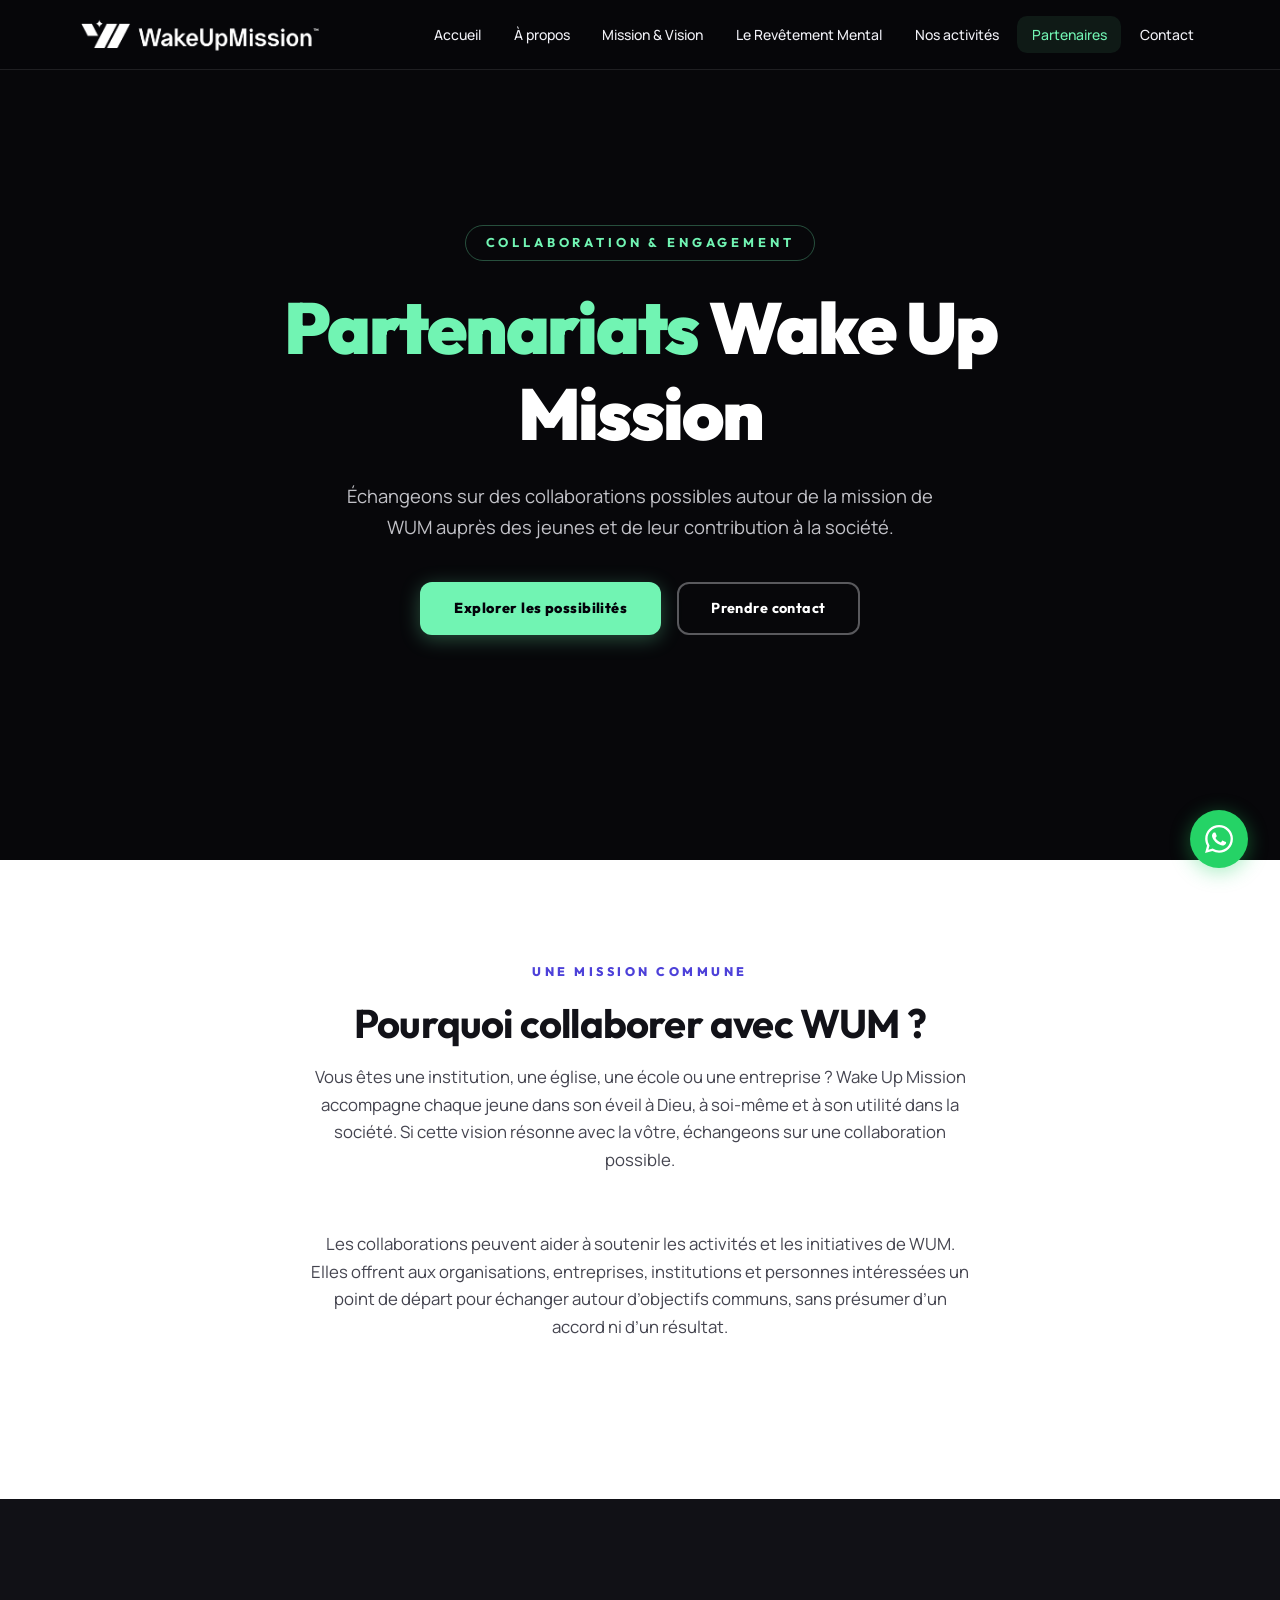
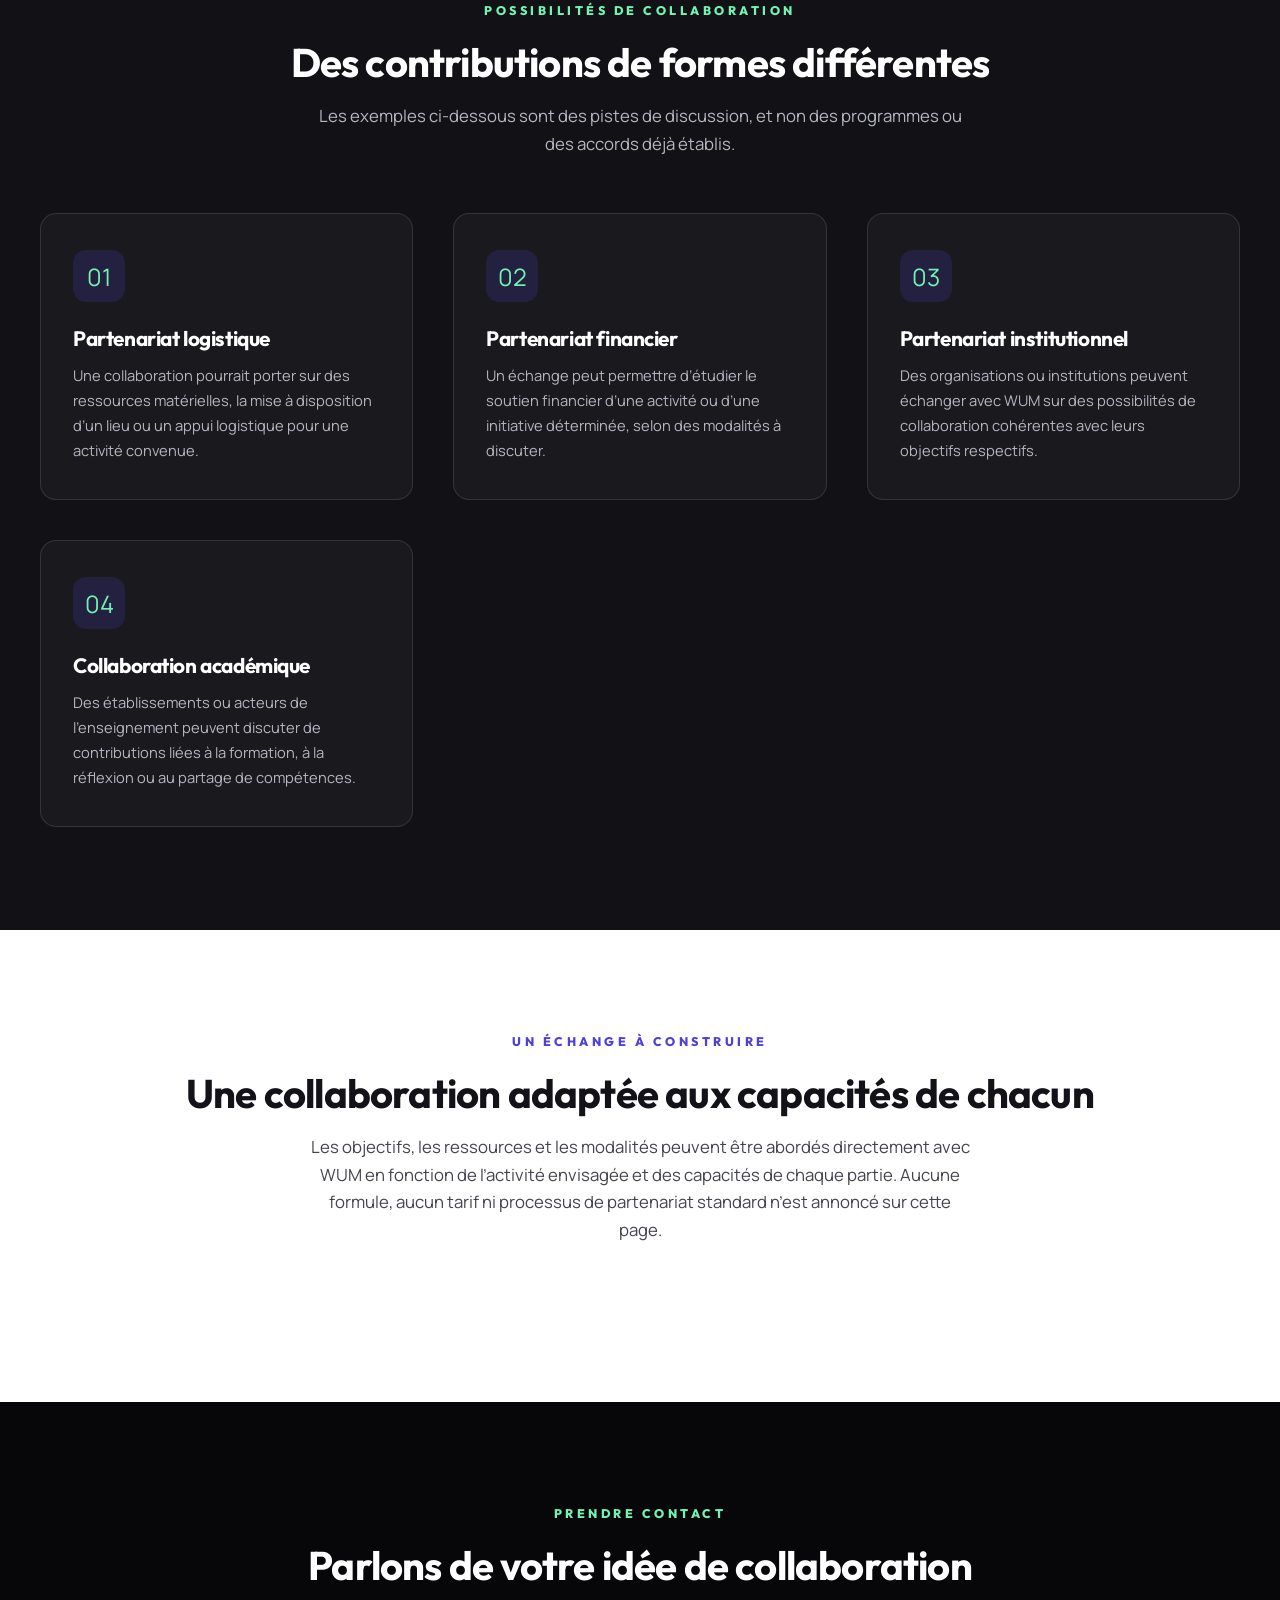
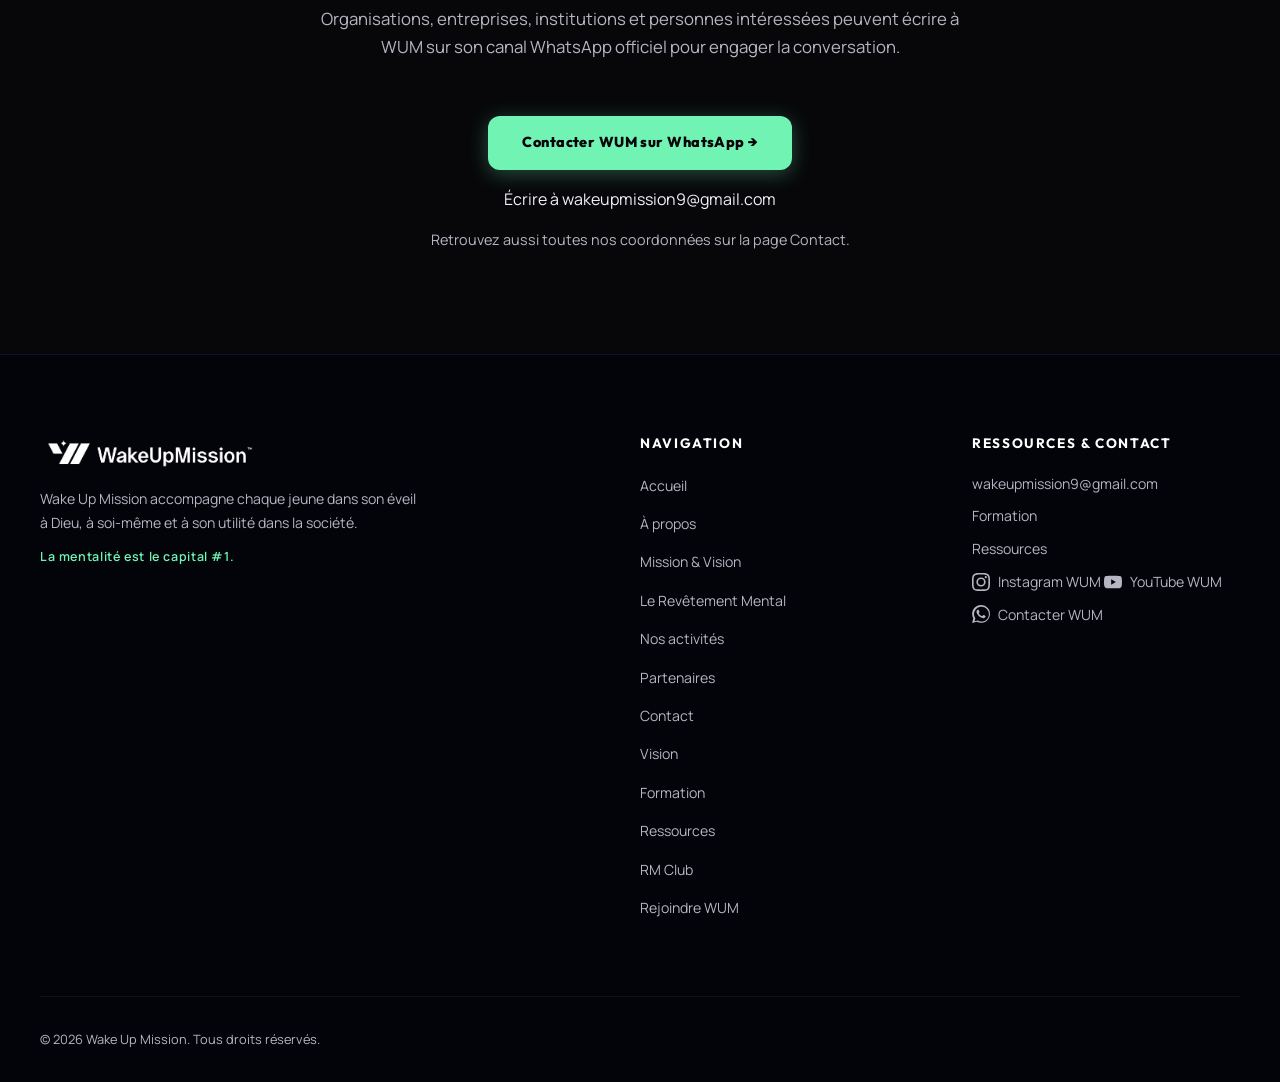
<file: partenaires.html>
<!DOCTYPE html>
<html lang="fr">
<head>
  <meta charset="UTF-8" />
  <meta name="viewport" content="width=device-width, initial-scale=1.0" />
  <meta name="description" content="Découvrez les possibilités de collaboration avec Wake Up Mission autour de l’éveil des jeunes et de leur contribution à la société." />
  <meta name="author" content="Wake Up Mission" />
  <meta property="og:title" content="Partenariats — Wake Up Mission" />
  <meta property="og:description" content="Échangeons sur des possibilités de collaboration avec Wake Up Mission." />
  <meta property="og:type" content="website" />
  <link rel="icon" href="LOGO_WUM_PNG-01.png" type="image/png" />
  <link rel="manifest" href="manifest.json" />
  <meta name="theme-color" content="#4D41D9" />
  <link rel="stylesheet" href="css/style.css" />
  <title>Partenariats — Wake Up Mission</title>
</head>
<body>
  <header id="site-header">
    <div class="header-container">
      <a href="index.html" class="logo-link" aria-label="Wake Up Mission - Accueil">
        <img src="LOGO_WUM_PNG-01.png" alt="Logo Wake Up Mission" class="logo-img" />
      </a>
      <nav class="nav-bureau" aria-label="Navigation principale">
        <a href="index.html" class="nav-lien">Accueil</a>
        <a href="a-propos.html" class="nav-lien">À propos</a>
        <a href="mission.html" class="nav-lien">Mission &amp; Vision</a>
        <a href="revetement-mental.html" class="nav-lien">Le Revêtement Mental</a>
        <a href="activites.html" class="nav-lien">Nos activités</a>
        <a href="partenaires.html" class="nav-lien actif" aria-current="page">Partenaires</a>
        <a href="contact.html" class="nav-lien">Contact</a>
      </nav>
      <button class="toggle-mobile" id="toggle-menu-mobile" aria-label="Ouvrir le menu" aria-expanded="false" aria-controls="menu-mobile">
        <span></span>
        <span></span>
        <span></span>
      </button>
    </div>
  </header>

  <div class="overlay-mobile" id="overlay-mobile"></div>
  <nav class="menu-mobile" id="menu-mobile" aria-label="Navigation mobile">
    <a href="index.html" class="nav-lien">Accueil</a>
    <a href="a-propos.html" class="nav-lien">À propos</a>
    <a href="mission.html" class="nav-lien">Mission &amp; Vision</a>
    <a href="revetement-mental.html" class="nav-lien">Le Revêtement Mental</a>
    <a href="activites.html" class="nav-lien">Nos activités</a>
    <a href="partenaires.html" class="nav-lien actif" aria-current="page">Partenaires</a>
    <a href="contact.html" class="nav-lien">Contact</a>
  </nav>

  <main id="contenu-principal">
    <section id="hero" class="hero" aria-labelledby="titre-partenaires">
      <div class="hero-video-conteneur" aria-hidden="true"></div>
      <div class="hero-overlay" aria-hidden="true"></div>
      <div class="hero-contenu">
        <span class="hero-tagline">Collaboration &amp; engagement</span>
        <h1 class="hero-titre" id="titre-partenaires"><span class="accent">Partenariats</span> Wake Up Mission</h1>
        <p class="hero-sous-titre">Échangeons sur des collaborations possibles autour de la mission de WUM auprès des jeunes et de leur contribution à la société.</p>
        <div class="hero-actions">
          <a href="#possibilites" class="btn btn-aqua">Explorer les possibilités</a>
          <a href="#contact-partenariat" class="btn btn-secondaire">Prendre contact</a>
        </div>
      </div>
    </section>

    <section id="introduction" class="fond-clair" aria-labelledby="titre-introduction">
      <div class="section-conteneur" style="max-width: 940px;">
        <span class="section-label">Une mission commune</span>
        <h2 class="section-titre" id="titre-introduction">Pourquoi collaborer avec WUM ?</h2>
        <p class="section-intro">Vous êtes une institution, une église, une école ou une entreprise ? Wake Up Mission accompagne chaque jeune dans son éveil à Dieu, à soi-même et à son utilité dans la société. Si cette vision résonne avec la vôtre, échangeons sur une collaboration possible.</p>
        <p class="section-intro">Les collaborations peuvent aider à soutenir les activités et les initiatives de WUM. Elles offrent aux organisations, entreprises, institutions et personnes intéressées un point de départ pour échanger autour d’objectifs communs, sans présumer d’un accord ni d’un résultat.</p>
      </div>
    </section>

    <section id="possibilites" class="fond-sombre-2" aria-labelledby="titre-possibilites">
      <div class="section-conteneur">
        <span class="section-label">Possibilités de collaboration</span>
        <h2 class="section-titre" id="titre-possibilites">Des contributions de formes différentes</h2>
        <p class="section-intro">Les exemples ci-dessous sont des pistes de discussion, et non des programmes ou des accords déjà établis.</p>
        <div class="grille-2">
          <article class="carte">
            <div class="carte-icone" aria-hidden="true">01</div>
            <h3>Partenariat logistique</h3>
            <p>Une collaboration pourrait porter sur des ressources matérielles, la mise à disposition d’un lieu ou un appui logistique pour une activité convenue.</p>
          </article>
          <article class="carte">
            <div class="carte-icone" aria-hidden="true">02</div>
            <h3>Partenariat financier</h3>
            <p>Un échange peut permettre d’étudier le soutien financier d’une activité ou d’une initiative déterminée, selon des modalités à discuter.</p>
          </article>
          <article class="carte">
            <div class="carte-icone" aria-hidden="true">03</div>
            <h3>Partenariat institutionnel</h3>
            <p>Des organisations ou institutions peuvent échanger avec WUM sur des possibilités de collaboration cohérentes avec leurs objectifs respectifs.</p>
          </article>
          <article class="carte">
            <div class="carte-icone" aria-hidden="true">04</div>
            <h3>Collaboration académique</h3>
            <p>Des établissements ou acteurs de l’enseignement peuvent discuter de contributions liées à la formation, à la réflexion ou au partage de compétences.</p>
          </article>
        </div>
      </div>
    </section>

    <section id="collaboration-adaptee" class="fond-clair" aria-labelledby="titre-collaboration-adaptee">
      <div class="section-conteneur" style="max-width: 920px;">
        <span class="section-label">Un échange à construire</span>
        <h2 class="section-titre" id="titre-collaboration-adaptee">Une collaboration adaptée aux capacités de chacun</h2>
        <p class="section-intro">Les objectifs, les ressources et les modalités peuvent être abordés directement avec WUM en fonction de l’activité envisagée et des capacités de chaque partie. Aucune formule, aucun tarif ni processus de partenariat standard n’est annoncé sur cette page.</p>
      </div>
    </section>

    <section id="contact-partenariat" class="fond-sombre" aria-labelledby="titre-contact-partenariat">
      <div class="section-conteneur" style="max-width: 820px; text-align: center;">
        <span class="section-label">Prendre contact</span>
        <h2 class="section-titre" id="titre-contact-partenariat">Parlons de votre idée de collaboration</h2>
        <p class="section-intro">Organisations, entreprises, institutions et personnes intéressées peuvent écrire à WUM sur son canal WhatsApp officiel pour engager la conversation.</p>
        <a href="https://wa.me/243835620138?text=Bonjour%20Wake%20Up%20Mission%2C%20je%20souhaite%20%C3%A9changer%20au%20sujet%20d%E2%80%99une%20possibilit%C3%A9%20de%20collaboration." class="btn btn-aqua" target="_blank" rel="noopener noreferrer">Contacter WUM sur WhatsApp →</a>
        <p style="margin-top:1rem;"><a href="mailto:wakeupmission9@gmail.com">Écrire à wakeupmission9@gmail.com</a></p>
        <p style="margin-top: 1rem; color: var(--texte-secondaire); font-size: 0.9rem;">Retrouvez aussi toutes nos coordonnées sur la page <a href="contact.html">Contact</a>.</p>
      </div>
    </section>
  </main>

  <footer aria-label="Pied de page">
    <div class="footer-grille">
      <div class="footer-marque">
        <div style="display:flex; align-items:center; gap:0.75rem; margin-bottom:1rem;">
          <img src="LOGO_WUM_PNG-01.png" alt="Logo Wake Up Mission" style="height:36px; width:auto;" />
        </div>
        <p>Wake Up Mission accompagne chaque jeune dans son éveil à Dieu, à soi-même et à son utilité dans la société.</p>
        <span class="slogan">La mentalité est le capital #1.</span>
      </div>
      <div class="footer-liens">
        <h4>Navigation</h4>
        <ul>
          <li><a href="index.html">Accueil</a></li>
          <li><a href="a-propos.html">À propos</a></li>
          <li><a href="mission.html">Mission &amp; Vision</a></li>
          <li><a href="revetement-mental.html">Le Revêtement Mental</a></li>
          <li><a href="activites.html">Nos activités</a></li>
          <li><a href="partenaires.html" aria-current="page">Partenaires</a></li>
          <li><a href="contact.html">Contact</a></li>
          <li><a href="vision.html">Vision</a></li>
          <li><a href="formations.html">Formation</a></li>
          <li><a href="ressources.html">Ressources</a></li>
          <li><a href="RM_Club.html">RM Club</a></li>
          <li><a href="rejoindre.html">Rejoindre WUM</a></li>
        </ul>
      </div>
      <div class="footer-contact">
        <h4>Ressources &amp; contact</h4>
        <p><a href="mailto:wakeupmission9@gmail.com">wakeupmission9@gmail.com</a></p>
        <p><a href="formations.html">Formation</a></p>
        <p><a href="ressources.html">Ressources</a></p>
        <p class="icone-reseau">
          <svg viewBox="0 0 24 24" fill="currentColor" aria-hidden="true"><path d="M12 2.163c3.204 0 3.584.012 4.85.07 3.252.148 4.771 1.691 4.919 4.919.058 1.265.069 1.645.069 4.849 0 3.205-.012 3.584-.069 4.849-.149 3.225-1.664 4.771-4.919 4.919-1.266.058-1.644.07-4.85.07-3.204 0-3.584-.012-4.849-.07-3.26-.149-4.771-1.699-4.919-4.92-.058-1.265-.07-1.644-.07-4.849 0-3.204.013-3.583.07-4.849.149-3.227 1.664-4.771 4.919-4.919 1.266-.057 1.645-.069 4.849-.069zM12 0C8.741 0 8.333.014 7.053.072 2.695.272.273 2.69.073 7.052.014 8.333 0 8.741 0 12c0 3.259.014 3.668.072 4.948.2 4.358 2.618 6.78 6.98 6.98C8.333 23.986 8.741 24 12 24c3.259 0 3.668-.014 4.948-.072 4.354-.2 6.782-2.618 6.979-6.98.059-1.28.073-1.689.073-4.948 0-3.259-.014-3.667-.072-4.947-.196-4.354-2.617-6.78-6.979-6.98C15.668.014 15.259 0 12 0zm0 5.838a6.162 6.162 0 100 12.324 6.162 6.162 0 000-12.324zM12 16a4 4 0 110-8 4 4 0 010 8zm6.406-11.845a1.44 1.44 0 100 2.881 1.44 1.44 0 000-2.881z"/></svg>
          <a href="https://www.instagram.com/mywake_up" target="_blank" rel="noopener noreferrer">Instagram WUM</a>
        </p>
        <p class="icone-reseau">
          <svg viewBox="0 0 24 24" fill="currentColor" aria-hidden="true"><path d="M23.498 6.186a3.016 3.016 0 00-2.122-2.136C19.505 3.545 12 3.545 12 3.545s-7.505 0-9.377.505A3.017 3.017 0 00.502 6.186C0 8.07 0 12 0 12s0 3.93.502 5.814a3.016 3.016 0 002.122 2.136c1.871.505 9.376.505 9.376.505s7.505 0 9.377-.505a3.015 3.015 0 002.122-2.136C24 15.93 24 12 24 12s0-3.93-.502-5.814zM9.545 15.568V8.432L15.818 12l-6.273 3.568z"/></svg>
          <a href="https://www.youtube.com/@wakeupmission" target="_blank" rel="noopener noreferrer">YouTube WUM</a>
        </p>
        <p class="icone-reseau">
          <svg viewBox="0 0 24 24" fill="currentColor" aria-hidden="true"><path d="M17.472 14.382c-.297-.149-1.758-.867-2.03-.967-.273-.099-.471-.148-.67.15-.197.297-.767.966-.94 1.164-.173.199-.347.298-.644.075-.297-.15-1.255-.463-2.39-1.475-.883-.788-1.48-1.761-1.653-2.059-.173-.297-.018-.458.13-.606.134-.133.298-.347.446-.52.149-.174.198-.298.298-.497.099-.198.05-.371-.025-.52-.075-.149-.669-1.612-.916-2.207-.242-.579-.487-.5-.669-.51-.173-.008-.371-.01-.57-.01-.198 0-.52.074-.792.372-.272.297-1.04 1.016-1.04 2.479 0 1.462 1.065 2.875 1.213 3.074.149.198 2.096 3.2 5.077 4.487.709.306 1.262.489 1.694.625.712.227 1.36.195 1.871.118.571-.085 1.758-.719 2.006-1.413.248-.694.173-1.289.173-1.413m-5.421 7.403h-.004a9.87 9.87 0 01-5.031-1.378l-.361-.214-3.741.982.998-3.648-.235-.374a9.86 9.86 0 01-1.51-5.26c.001-5.45 4.436-9.884 9.888-9.884 2.64 0 5.122 1.03 6.988 2.898a9.825 9.825 0 012.893 6.994c-.003 5.45-4.437 9.884-9.885 9.884m8.413-18.297A11.815 11.815 0 0012.05 0C5.495 0 .16 5.335.157 11.892c0 2.096.547 4.142 1.588 5.945L.057 24l6.305-1.654a11.882 11.882 0 005.683 1.448h.005c6.554 0 11.89-5.335 11.893-11.893a11.821 11.821 0 00-3.48-8.413Z"/></svg>
          <a href="https://wa.me/243835620138?text=Bonjour%20Wake%20Up%20Mission" target="_blank" rel="noopener noreferrer">Contacter WUM</a>
        </p>
      </div>
    </div>
    <div class="footer-bas">
      <p>© 2026 Wake Up Mission. Tous droits réservés.</p>
    </div>
  </footer>

  <a href="https://wa.me/243835620138?text=Bonjour%20Wake%20Up%20Mission" class="whatsapp-flottant" aria-label="Contacter WUM sur WhatsApp" title="Contacter WUM sur WhatsApp" target="_blank" rel="noopener noreferrer">
    <svg viewBox="0 0 24 24" xmlns="http://www.w3.org/2000/svg" aria-hidden="true">
      <path d="M17.472 14.382c-.297-.149-1.758-.867-2.03-.967-.273-.099-.471-.148-.67.15-.197.297-.767.966-.94 1.164-.173.199-.347.298-.644.075-.297-.15-1.255-.463-2.39-1.475-.883-.788-1.48-1.761-1.653-2.059-.173-.297-.018-.458.13-.606.134-.133.298-.347.446-.52.149-.174.198-.298.298-.497.099-.198.05-.371-.025-.52-.075-.149-.669-1.612-.916-2.207-.242-.579-.487-.5-.669-.51-.173-.008-.371-.01-.57-.01-.198 0-.52.074-.792.372-.272.297-1.04 1.016-1.04 2.479 0 1.462 1.065 2.875 1.213 3.074.149.198 2.096 3.2 5.077 4.487.709.306 1.262.489 1.694.625.712.227 1.36.195 1.871.118.571-.085 1.758-.719 2.006-1.413.248-.694.248-1.289.173-1.413-.074-.124-.272-.198-.57-.347m-5.421 7.403h-.004a9.87 9.87 0 01-5.031-1.378l-.361-.214-3.741.982.998-3.648-.235-.374a9.86 9.86 0 01-1.51-5.26c.001-5.45 4.436-9.884 9.888-9.884 2.64 0 5.122 1.03 6.988 2.898a9.825 9.825 0 012.893 6.994c-.003 5.45-4.437 9.884-9.885 9.884m8.413-18.297A11.815 11.815 0 0012.05 0C5.495 0 .16 5.335.157 11.892c0 2.096.547 4.142 1.588 5.945L.057 24l6.305-1.654a11.882 11.882 0 005.683 1.448h.005c6.554 0 11.89-5.335 11.893-11.893a11.821 11.821 0 00-3.48-8.413Z" />
    </svg>
  </a>

  <script src="js/config.js"></script>
  <script src="js/app.js"></script>
</body>
</html>
</file>
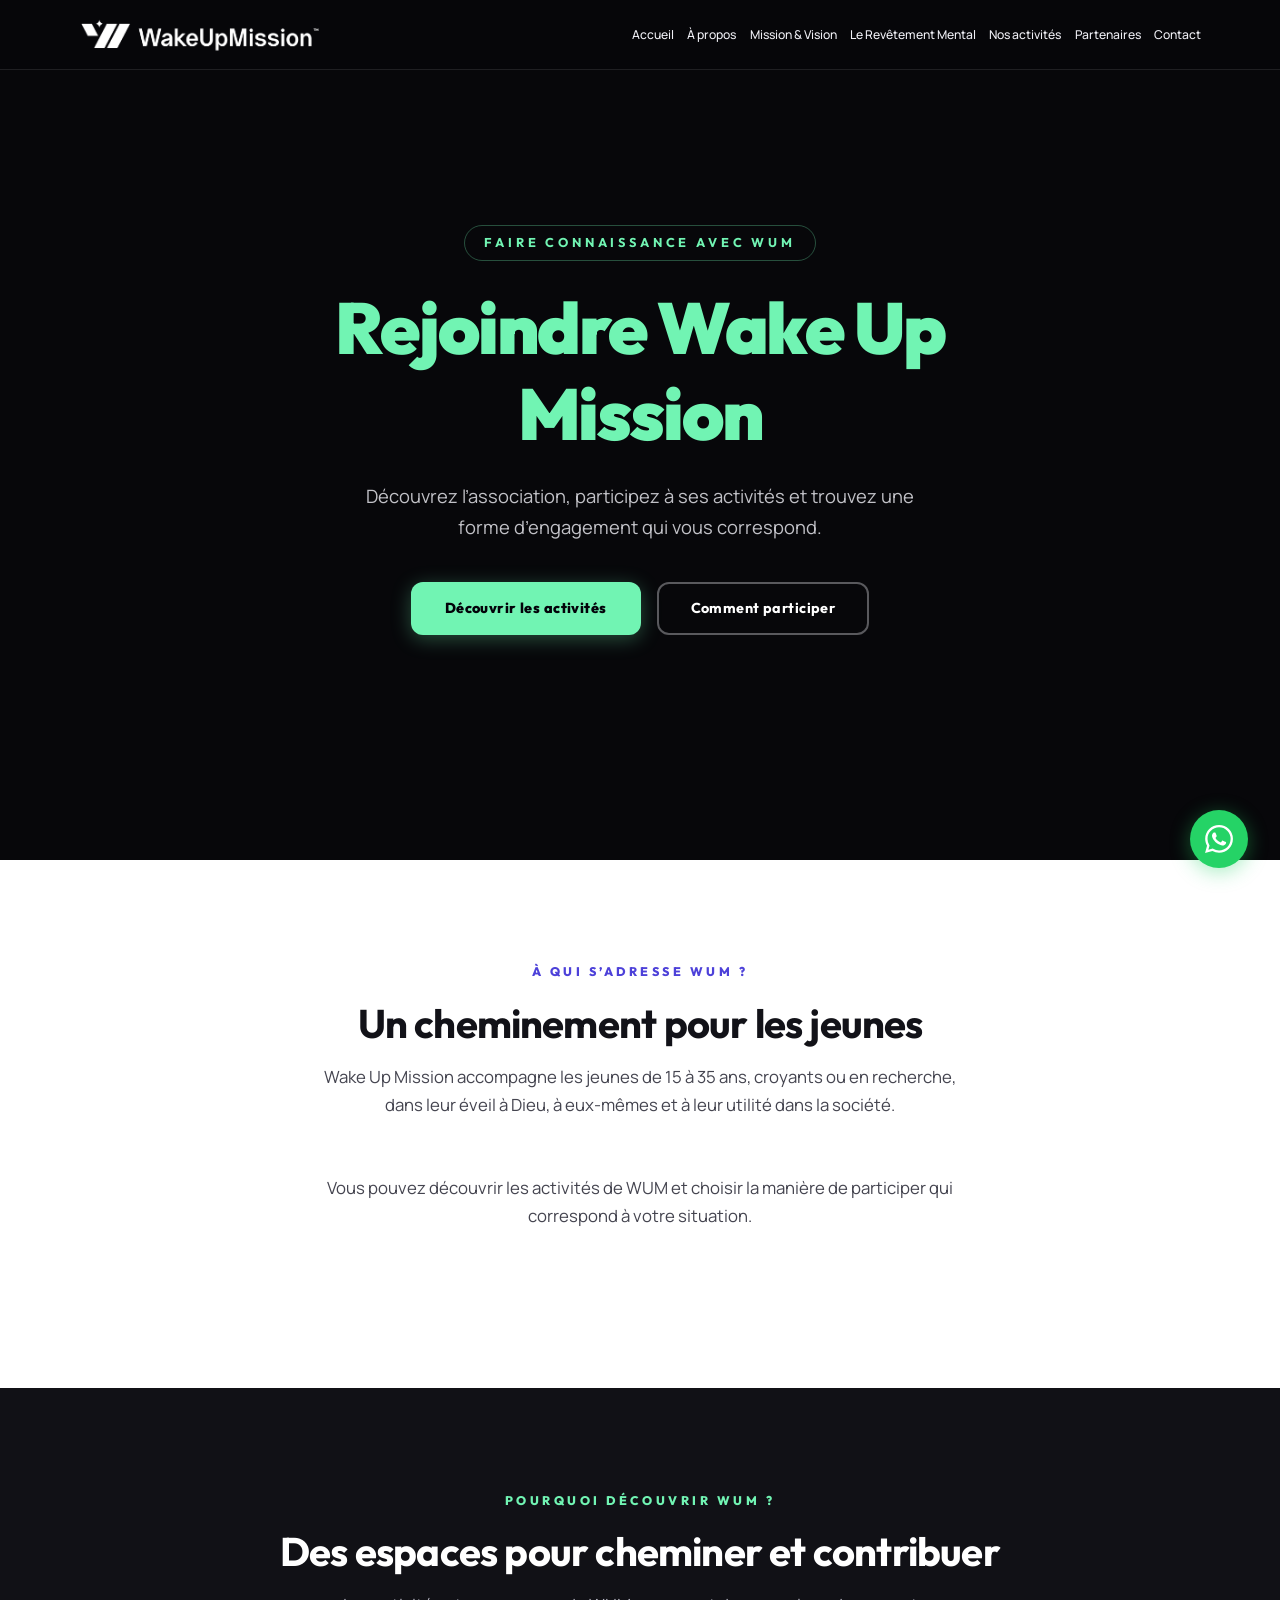
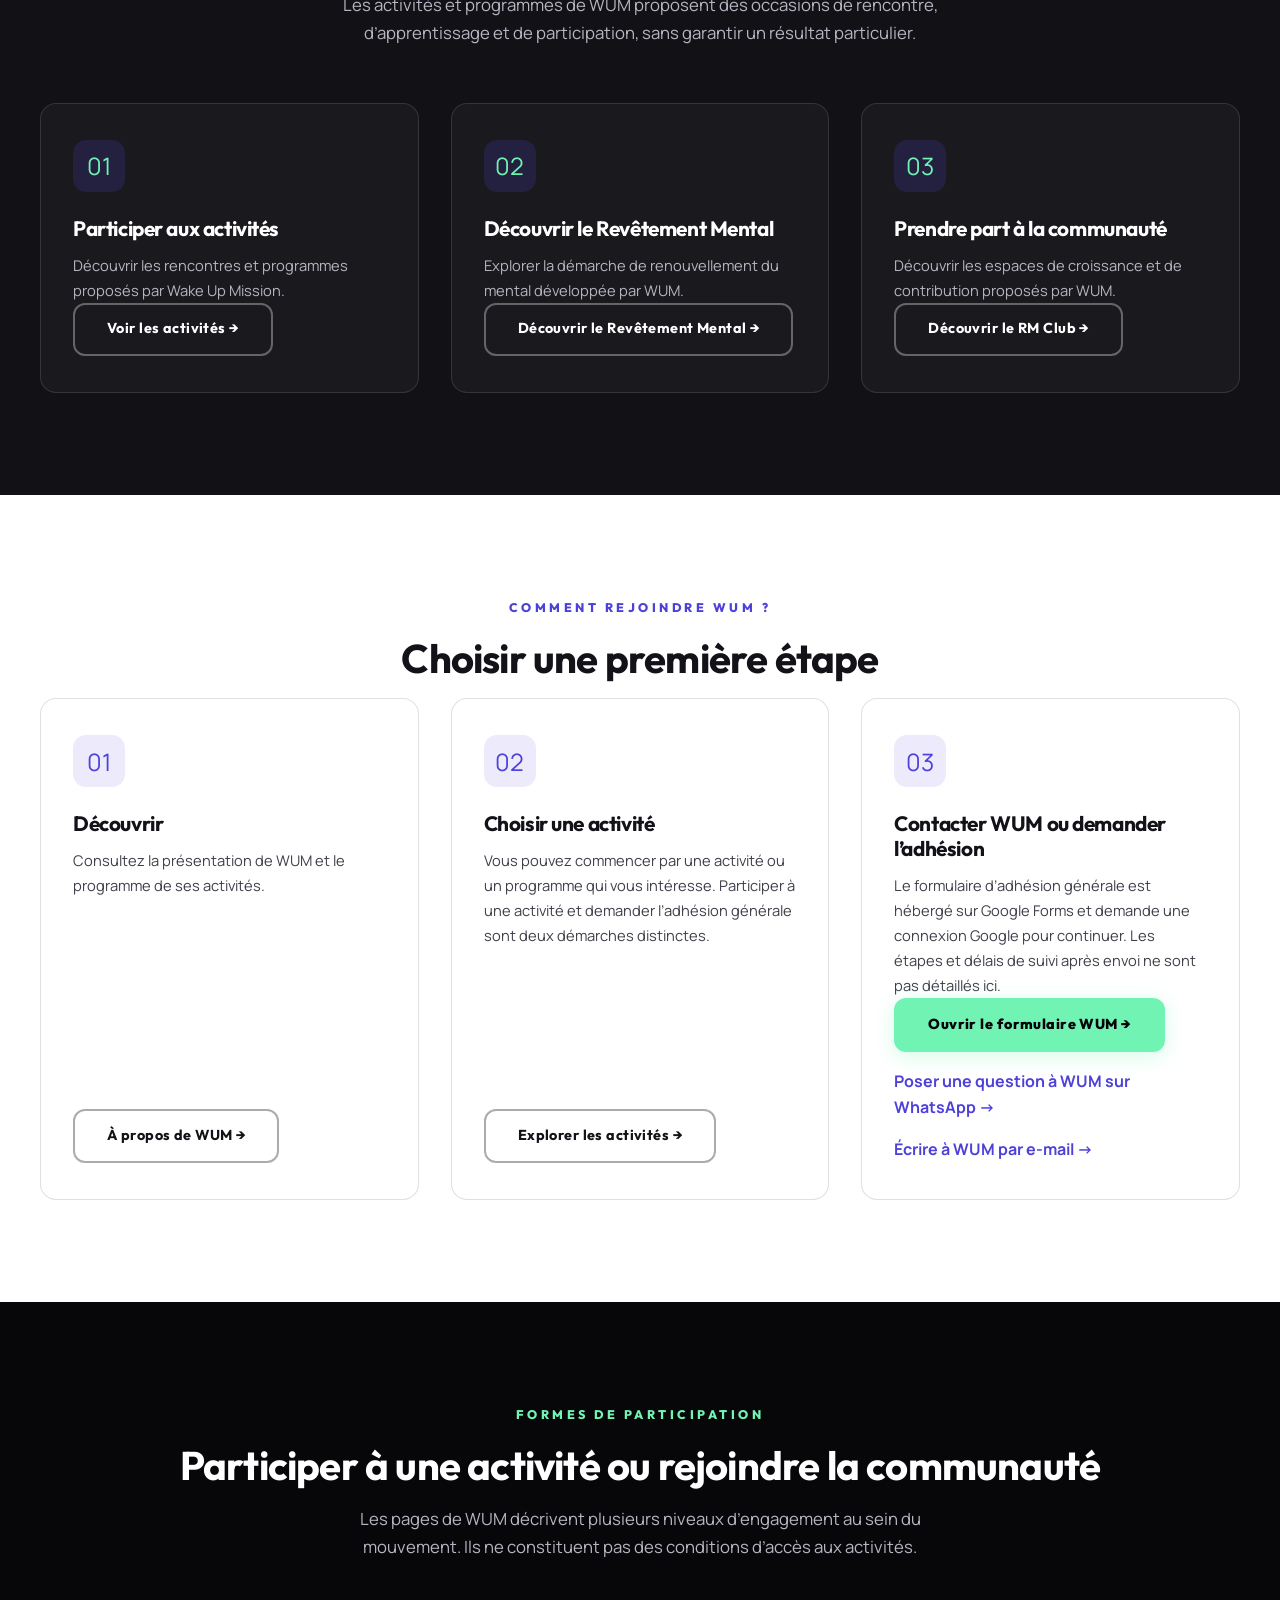
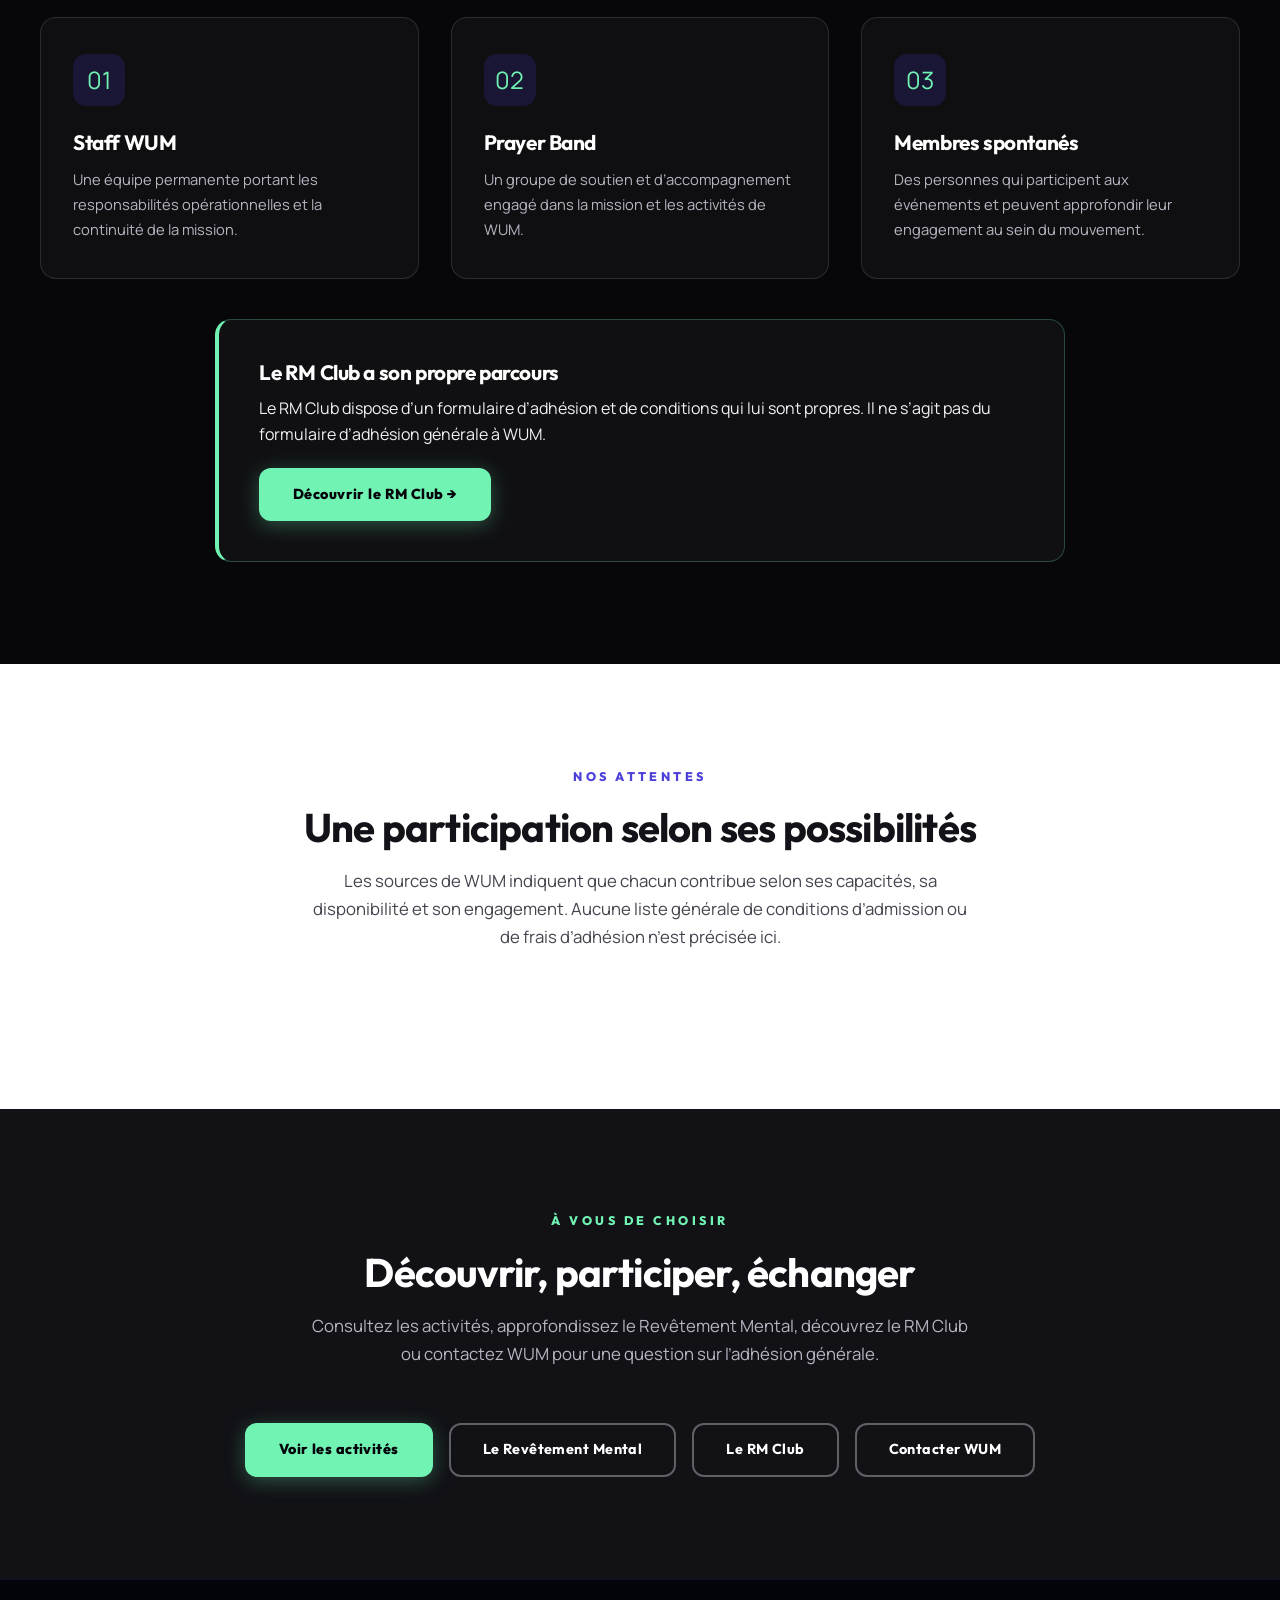
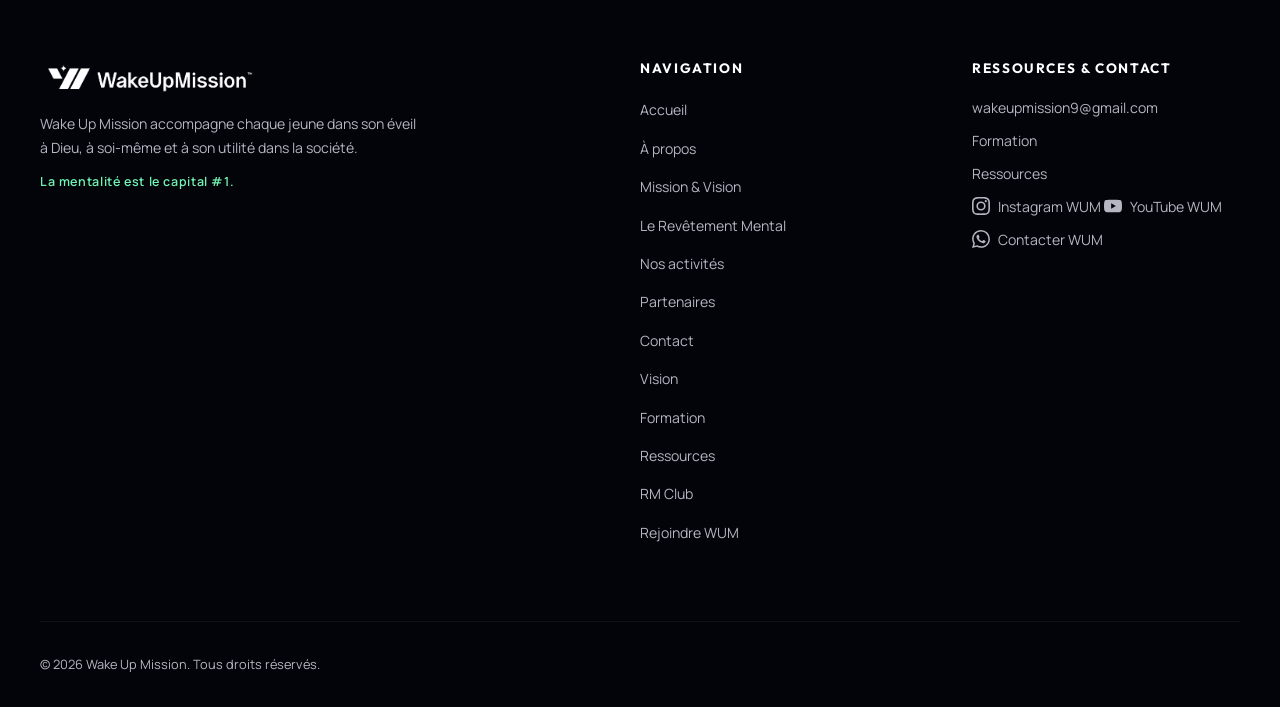
<file: rejoindre.html>
<!DOCTYPE html>
<html lang="fr">
<head>
  <!--
    =========================================================================
    WAKE UP MISSION - PAGE REJOINDRE (rejoindre.html)
    =========================================================================
    Page vitrine d'adhésion — aucun formulaire intégré.
    Toutes les candidatures passent par Google Forms (lien externe).
    URL configurée dans js/config.js → LIEN_ADHESION
    =========================================================================
  -->
  <meta charset="UTF-8" />
  <meta name="viewport" content="width=device-width, initial-scale=1.0" />
  <meta name="description" content="Découvrez comment participer aux activités de Wake Up Mission, rejoindre sa communauté et accéder au formulaire d’adhésion générale." />

  <link rel="icon" href="LOGO_WUM_PNG-01.png" type="image/png" />
  <link rel="manifest" href="manifest.json" />
  <meta name="theme-color" content="#4D41D9" />
  <link rel="stylesheet" href="css/style.css" />
  <link rel="stylesheet" href="css/rejoindre.css" />

  <title>Rejoindre Wake Up Mission</title>
</head>
<body class="page-rejoindre">

  <header id="site-header">
    <div class="header-container">
      <a href="index.html" class="logo-link" aria-label="Wake Up Mission - Accueil">
        <img src="LOGO_WUM_PNG-01.png" alt="Logo Wake Up Mission" class="logo-img" />
        
      </a>

      <nav class="nav-bureau" aria-label="Navigation principale">
        <a href="index.html" class="nav-lien">Accueil</a>
        <a href="a-propos.html" class="nav-lien">À propos</a>
        <a href="mission.html" class="nav-lien">Mission &amp; Vision</a>
        <a href="revetement-mental.html" class="nav-lien">Le Revêtement Mental</a>
        <a href="activites.html" class="nav-lien">Nos activités</a>
        <a href="partenaires.html" class="nav-lien">Partenaires</a>
        <a href="contact.html" class="nav-lien">Contact</a>
      </nav>

      <button class="toggle-mobile" id="toggle-menu-mobile" aria-label="Ouvrir le menu" aria-expanded="false" aria-controls="menu-mobile">
        <span></span><span></span><span></span>
      </button>
    </div>
  </header>

  <div class="overlay-mobile" id="overlay-mobile"></div>
  <nav class="menu-mobile" id="menu-mobile" aria-label="Navigation mobile">
    <a href="index.html" class="nav-lien">Accueil</a>
    <a href="a-propos.html" class="nav-lien">À propos</a>
    <a href="mission.html" class="nav-lien">Mission &amp; Vision</a>
    <a href="revetement-mental.html" class="nav-lien">Le Revêtement Mental</a>
    <a href="activites.html" class="nav-lien">Nos activités</a>
    <a href="partenaires.html" class="nav-lien">Partenaires</a>
    <a href="contact.html" class="nav-lien">Contact</a>
  </nav>

  <main id="contenu-principal">
    <section class="hero" aria-labelledby="titre-rejoindre">
      <div class="hero-video-conteneur" aria-hidden="true"></div>
      <div class="hero-overlay" aria-hidden="true"></div>
      <div class="hero-contenu">
        <span class="hero-tagline">Faire connaissance avec WUM</span>
        <h1 class="hero-titre" id="titre-rejoindre"><span class="accent">Rejoindre Wake Up Mission</span></h1>
        <p class="hero-sous-titre">Découvrez l’association, participez à ses activités et trouvez une forme d’engagement qui vous correspond.</p>
        <div class="hero-actions">
          <a href="activites.html" class="btn btn-aqua">Découvrir les activités</a>
          <a href="#etapes" class="btn btn-secondaire">Comment participer</a>
        </div>
      </div>
    </section>

    <section id="public-wum" class="fond-clair" aria-labelledby="titre-public-wum">
      <div class="section-conteneur" style="max-width: 920px;">
        <span class="section-label">À qui s’adresse WUM ?</span>
        <h2 class="section-titre" id="titre-public-wum">Un cheminement pour les jeunes</h2>
        <p class="section-intro">Wake Up Mission accompagne les jeunes de 15 à 35 ans, croyants ou en recherche, dans leur éveil à Dieu, à eux-mêmes et à leur utilité dans la société.</p>
        <p class="section-intro">Vous pouvez découvrir les activités de WUM et choisir la manière de participer qui correspond à votre situation.</p>
      </div>
    </section>

    <section id="pourquoi-wum" class="fond-sombre-2" aria-labelledby="titre-pourquoi-wum">
      <div class="section-conteneur">
        <span class="section-label">Pourquoi découvrir WUM ?</span>
        <h2 class="section-titre" id="titre-pourquoi-wum">Des espaces pour cheminer et contribuer</h2>
        <p class="section-intro">Les activités et programmes de WUM proposent des occasions de rencontre, d’apprentissage et de participation, sans garantir un résultat particulier.</p>
        <div class="grille-3">
          <article class="carte">
            <div class="carte-icone" aria-hidden="true">01</div>
            <h3>Participer aux activités</h3>
            <p>Découvrir les rencontres et programmes proposés par Wake Up Mission.</p>
            <a href="activites.html" class="btn btn-secondaire">Voir les activités →</a>
          </article>
          <article class="carte">
            <div class="carte-icone" aria-hidden="true">02</div>
            <h3>Découvrir le Revêtement Mental</h3>
            <p>Explorer la démarche de renouvellement du mental développée par WUM.</p>
            <a href="revetement-mental.html" class="btn btn-secondaire">Découvrir le Revêtement Mental →</a>
          </article>
          <article class="carte">
            <div class="carte-icone" aria-hidden="true">03</div>
            <h3>Prendre part à la communauté</h3>
            <p>Découvrir les espaces de croissance et de contribution proposés par WUM.</p>
            <a href="RM_Club.html" class="btn btn-secondaire">Découvrir le RM Club →</a>
          </article>
        </div>
      </div>
    </section>

    <section id="etapes" class="fond-clair" aria-labelledby="titre-etapes">
      <div class="section-conteneur">
        <span class="section-label">Comment rejoindre WUM ?</span>
        <h2 class="section-titre" id="titre-etapes">Choisir une première étape</h2>
        <div class="grille-3 rejoindre-etapes">
          <article class="carte">
            <div class="carte-icone" aria-hidden="true">01</div>
            <h3>Découvrir</h3>
            <p>Consultez la présentation de WUM et le programme de ses activités.</p>
            <a href="a-propos.html" class="btn btn-secondaire">À propos de WUM →</a>
          </article>
          <article class="carte">
            <div class="carte-icone" aria-hidden="true">02</div>
            <h3>Choisir une activité</h3>
            <p>Vous pouvez commencer par une activité ou un programme qui vous intéresse. Participer à une activité et demander l’adhésion générale sont deux démarches distinctes.</p>
            <a href="activites.html" class="btn btn-secondaire">Explorer les activités →</a>
          </article>
          <article class="carte">
            <div class="carte-icone" aria-hidden="true">03</div>
            <h3>Contacter WUM ou demander l’adhésion</h3>
            <p>Le formulaire d’adhésion générale est hébergé sur Google Forms et demande une connexion Google pour continuer. Les étapes et délais de suivi après envoi ne sont pas détaillés ici.</p>
            <a href="https://docs.google.com/forms/d/e/1FAIpQLScDXrvZrPlLmhQKy1JWvxqmS4kdfFaX4O5OL5aPTSmzIG4Jfw/viewform" class="btn btn-aqua lien-adhesion" target="_blank" rel="noopener noreferrer">Ouvrir le formulaire WUM →</a>
            <a href="https://wa.me/243835620138?text=Bonjour%20Wake%20Up%20Mission" class="rejoindre-contact-link" target="_blank" rel="noopener noreferrer">Poser une question à WUM sur WhatsApp →</a>
            <a href="mailto:wakeupmission9@gmail.com" class="rejoindre-contact-link">Écrire à WUM par e-mail →</a>
          </article>
        </div>
      </div>
    </section>

    <section id="participation" class="fond-sombre" aria-labelledby="titre-participation">
      <div class="section-conteneur">
        <span class="section-label">Formes de participation</span>
        <h2 class="section-titre" id="titre-participation">Participer à une activité ou rejoindre la communauté</h2>
        <p class="section-intro">Les pages de WUM décrivent plusieurs niveaux d’engagement au sein du mouvement. Ils ne constituent pas des conditions d’accès aux activités.</p>
        <div class="grille-3">
          <article class="carte">
            <div class="carte-icone" aria-hidden="true">01</div>
            <h3>Staff WUM</h3>
            <p>Une équipe permanente portant les responsabilités opérationnelles et la continuité de la mission.</p>
          </article>
          <article class="carte">
            <div class="carte-icone" aria-hidden="true">02</div>
            <h3>Prayer Band</h3>
            <p>Un groupe de soutien et d’accompagnement engagé dans la mission et les activités de WUM.</p>
          </article>
          <article class="carte">
            <div class="carte-icone" aria-hidden="true">03</div>
            <h3>Membres spontanés</h3>
            <p>Des personnes qui participent aux événements et peuvent approfondir leur engagement au sein du mouvement.</p>
          </article>
        </div>
        <div class="rejoindre-distinction">
          <h3>Le RM Club a son propre parcours</h3>
          <p>Le RM Club dispose d’un formulaire d’adhésion et de conditions qui lui sont propres. Il ne s’agit pas du formulaire d’adhésion générale à WUM.</p>
          <a href="RM_Club.html" class="btn btn-aqua">Découvrir le RM Club →</a>
        </div>
      </div>
    </section>

    <section id="attentes" class="fond-clair" aria-labelledby="titre-attentes">
      <div class="section-conteneur" style="max-width: 900px;">
        <span class="section-label">Nos attentes</span>
        <h2 class="section-titre" id="titre-attentes">Une participation selon ses possibilités</h2>
        <p class="section-intro">Les sources de WUM indiquent que chacun contribue selon ses capacités, sa disponibilité et son engagement. Aucune liste générale de conditions d’admission ou de frais d’adhésion n’est précisée ici.</p>
      </div>
    </section>

    <section id="commencer" class="fond-sombre-2" aria-labelledby="titre-commencer">
      <div class="section-conteneur">
        <span class="section-label">À vous de choisir</span>
        <h2 class="section-titre" id="titre-commencer">Découvrir, participer, échanger</h2>
        <p class="section-intro">Consultez les activités, approfondissez le Revêtement Mental, découvrez le RM Club ou contactez WUM pour une question sur l’adhésion générale.</p>
        <div class="hero-actions">
          <a href="activites.html" class="btn btn-aqua">Voir les activités</a>
          <a href="revetement-mental.html" class="btn btn-secondaire">Le Revêtement Mental</a>
          <a href="RM_Club.html" class="btn btn-secondaire">Le RM Club</a>
          <a href="https://wa.me/243835620138?text=Bonjour%20Wake%20Up%20Mission" class="btn btn-secondaire" target="_blank" rel="noopener noreferrer">Contacter WUM</a>
        </div>
      </div>
    </section>
  </main>

  <footer>
    <div class="footer-grille">
      <div class="footer-marque">
        <div style="display:flex; align-items:center; gap:0.75rem; margin-bottom:1rem;">
          <img src="LOGO_WUM_PNG-01.png" alt="Logo WUM" style="height:36px; width:auto;" />
          
        </div>
        <p>Wake Up Mission accompagne chaque jeune dans son éveil à Dieu, à soi-même et à son utilité dans la société.</p>
        <span class="slogan">La mentalité est le capital #1.</span>
      </div>
      <div class="footer-liens">
        <h4>Navigation</h4>
        <ul>
          <li><a href="index.html">Accueil</a></li>
          <li><a href="a-propos.html">À propos</a></li>
          <li><a href="mission.html">Mission &amp; Vision</a></li>
          <li><a href="revetement-mental.html">Le Revêtement Mental</a></li>
          <li><a href="activites.html">Nos activités</a></li>
          <li><a href="partenaires.html">Partenaires</a></li>
          <li><a href="contact.html">Contact</a></li>
          <li><a href="vision.html">Vision</a></li>
          <li><a href="formations.html">Formation</a></li>
          <li><a href="ressources.html">Ressources</a></li>
          <li><a href="RM_Club.html">RM Club</a></li>
          <li><a href="rejoindre.html" aria-current="page">Rejoindre WUM</a></li>
        </ul>
      </div>
      <div class="footer-contact">
        <h4>Ressources &amp; contact</h4>
        <p><a href="mailto:wakeupmission9@gmail.com">wakeupmission9@gmail.com</a></p>
        <p><a href="formations.html">Formation</a></p>
        <p><a href="ressources.html">Ressources</a></p>
        <p class="icone-reseau">
          <svg viewBox="0 0 24 24" fill="currentColor" aria-hidden="true"><path d="M12 2.163c3.204 0 3.584.012 4.85.07 3.252.148 4.771 1.691 4.919 4.919.058 1.265.069 1.645.069 4.849 0 3.205-.012 3.584-.069 4.849-.149 3.225-1.664 4.771-4.919 4.919-1.266.058-1.644.07-4.85.07-3.204 0-3.584-.012-4.849-.07-3.26-.149-4.771-1.699-4.919-4.92-.058-1.265-.07-1.644-.07-4.849 0-3.204.013-3.583.07-4.849.149-3.227 1.664-4.771 4.919-4.919 1.266-.057 1.645-.069 4.849-.069zM12 0C8.741 0 8.333.014 7.053.072 2.695.272.273 2.69.073 7.052.014 8.333 0 8.741 0 12c0 3.259.014 3.668.072 4.948.2 4.358 2.618 6.78 6.98 6.98C8.333 23.986 8.741 24 12 24c3.259 0 3.668-.014 4.948-.072 4.354-.2 6.782-2.618 6.979-6.98.059-1.28.073-1.689.073-4.948 0-3.259-.014-3.667-.072-4.947-.196-4.354-2.617-6.78-6.979-6.98C15.668.014 15.259 0 12 0zm0 5.838a6.162 6.162 0 100 12.324 6.162 6.162 0 000-12.324zM12 16a4 4 0 110-8 4 4 0 010 8zm6.406-11.845a1.44 1.44 0 100 2.881 1.44 1.44 0 000-2.881z"/></svg>
          <a href="https://www.instagram.com/mywake_up" target="_blank" rel="noopener noreferrer">Instagram WUM</a>
        </p>
        <p class="icone-reseau">
          <svg viewBox="0 0 24 24" fill="currentColor" aria-hidden="true"><path d="M23.498 6.186a3.016 3.016 0 00-2.122-2.136C19.505 3.545 12 3.545 12 3.545s-7.505 0-9.377.505A3.017 3.017 0 00.502 6.186C0 8.07 0 12 0 12s0 3.93.502 5.814a3.016 3.016 0 002.122 2.136c1.871.505 9.376.505 9.376.505s7.505 0 9.377-.505a3.015 3.015 0 002.122-2.136C24 15.93 24 12 24 12s0-3.93-.502-5.814zM9.545 15.568V8.432L15.818 12l-6.273 3.568z"/></svg>
          <a href="https://www.youtube.com/@wakeupmission" target="_blank" rel="noopener">YouTube WUM</a>
        </p>
        <p class="icone-reseau">
          <svg viewBox="0 0 24 24" fill="currentColor" aria-hidden="true"><path d="M17.472 14.382c-.297-.149-1.758-.867-2.03-.967-.273-.099-.471-.148-.67.15-.197.297-.767.966-.94 1.164-.173.199-.347.223-.644.075-.297-.15-1.255-.463-2.39-1.475-.883-.788-1.48-1.761-1.653-2.059-.173-.297-.018-.458.13-.606.134-.133.298-.347.446-.52.149-.174.198-.298.298-.497.099-.198.05-.371-.025-.52-.075-.149-.669-1.612-.916-2.207-.242-.579-.487-.5-.669-.51-.173-.008-.371-.01-.57-.01-.198 0-.52.074-.792.372-.272.297-1.04 1.016-1.04 2.479 0 1.462 1.065 2.875 1.213 3.074.149.198 2.096 3.2 5.077 4.487.709.306 1.262.489 1.694.625.712.227 1.36.195 1.871.118.571-.085 1.758-.719 2.006-1.413.248-.694.248-1.289.173-1.413-.074-.124-.272-.198-.57-.347m-5.421 7.403h-.004a9.87 9.87 0 01-5.031-1.378l-.361-.214-3.741.982.998-3.648-.235-.374a9.86 9.86 0 01-1.51-5.26c.001-5.45 4.436-9.884 9.888-9.884 2.64 0 5.122 1.03 6.988 2.898a9.825 9.825 0 012.893 6.994c-.003 5.45-4.437 9.884-9.885 9.884m8.413-18.297A11.815 11.815 0 0012.05 0C5.495 0 .16 5.335.157 11.892c0 2.096.547 4.142 1.588 5.945L.057 24l6.305-1.654a11.882 11.882 0 005.683 1.448h.005c6.554 0 11.89-5.335 11.893-11.893a11.821 11.821 0 00-3.48-8.413Z"/></svg>
          <a href="https://wa.me/243835620138?text=Bonjour%20Wake%20Up%20Mission" target="_blank" rel="noopener noreferrer">Contacter WUM</a>
        </p>
      </div>
    </div>
    <div class="footer-bas">
      <p>© 2026 Wake Up Mission. Tous droits réservés.</p>
    </div>
  </footer>

  <a href="https://wa.me/243835620138?text=Bonjour%20Wake%20Up%20Mission" class="whatsapp-flottant" aria-label="Contacter WUM sur WhatsApp" target="_blank" rel="noopener noreferrer">
    <svg viewBox="0 0 24 24" xmlns="http://www.w3.org/2000/svg"><path d="M17.472 14.382c-.297-.149-1.758-.867-2.03-.967-.273-.099-.471-.148-.67.15-.197.297-.767.966-.94 1.164-.173.199-.347.223-.644.075-.297-.15-1.255-.463-2.39-1.475-.883-.788-1.48-1.761-1.653-2.059-.173-.297-.018-.458.13-.606.134-.133.298-.347.446-.52.149-.174.198-.298.298-.497.099-.198.05-.371-.025-.52-.075-.149-.669-1.612-.916-2.207-.242-.579-.487-.5-.669-.51-.173-.008-.371-.01-.57-.01-.198 0-.52.074-.792.372-.272.297-1.04 1.016-1.04 2.479 0 1.462 1.065 2.875 1.213 3.074.149.198 2.096 3.2 5.077 4.487.709.306 1.262.489 1.694.625.712.227 1.36.195 1.871.118.571-.085 1.758-.719 2.006-1.413.248-.694.248-1.289.173-1.413-.074-.124-.272-.198-.57-.347m-5.421 7.403h-.004a9.87 9.87 0 01-5.031-1.378l-.361-.214-3.741.982.998-3.648-.235-.374a9.86 9.86 0 01-1.51-5.26c.001-5.45 4.436-9.884 9.888-9.884 2.64 0 5.122 1.03 6.988 2.898a9.825 9.825 0 012.893 6.994c-.003 5.45-4.437 9.884-9.885 9.884m8.413-18.297A11.815 11.815 0 0012.05 0C5.495 0 .16 5.335.157 11.892c0 2.096.547 4.142 1.588 5.945L.057 24l6.305-1.654a11.882 11.882 0 005.683 1.448h.005c6.554 0 11.89-5.335 11.893-11.893a11.821 11.821 0 00-3.48-8.413Z"/></svg>
  </a>

  <script src="js/config.js"></script>
  <script src="js/app.js"></script>
</body>
</html>
</file>
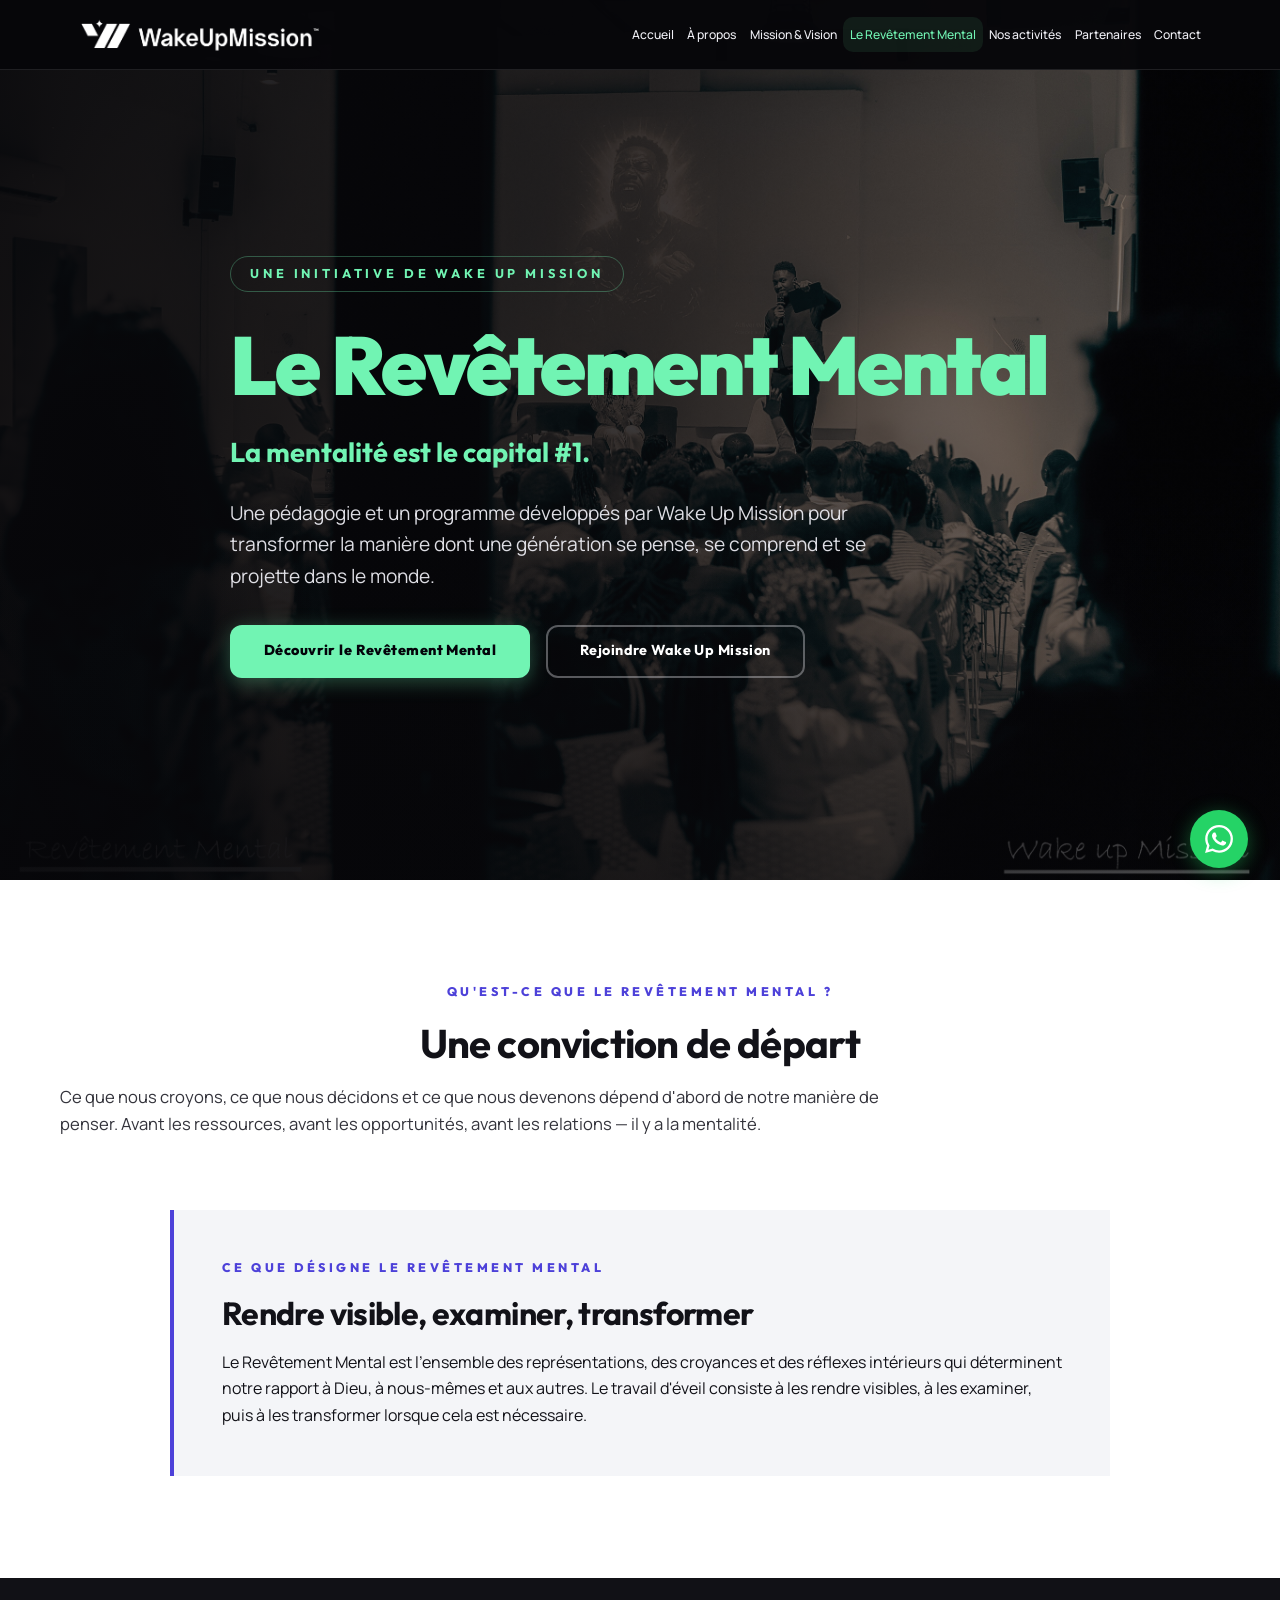
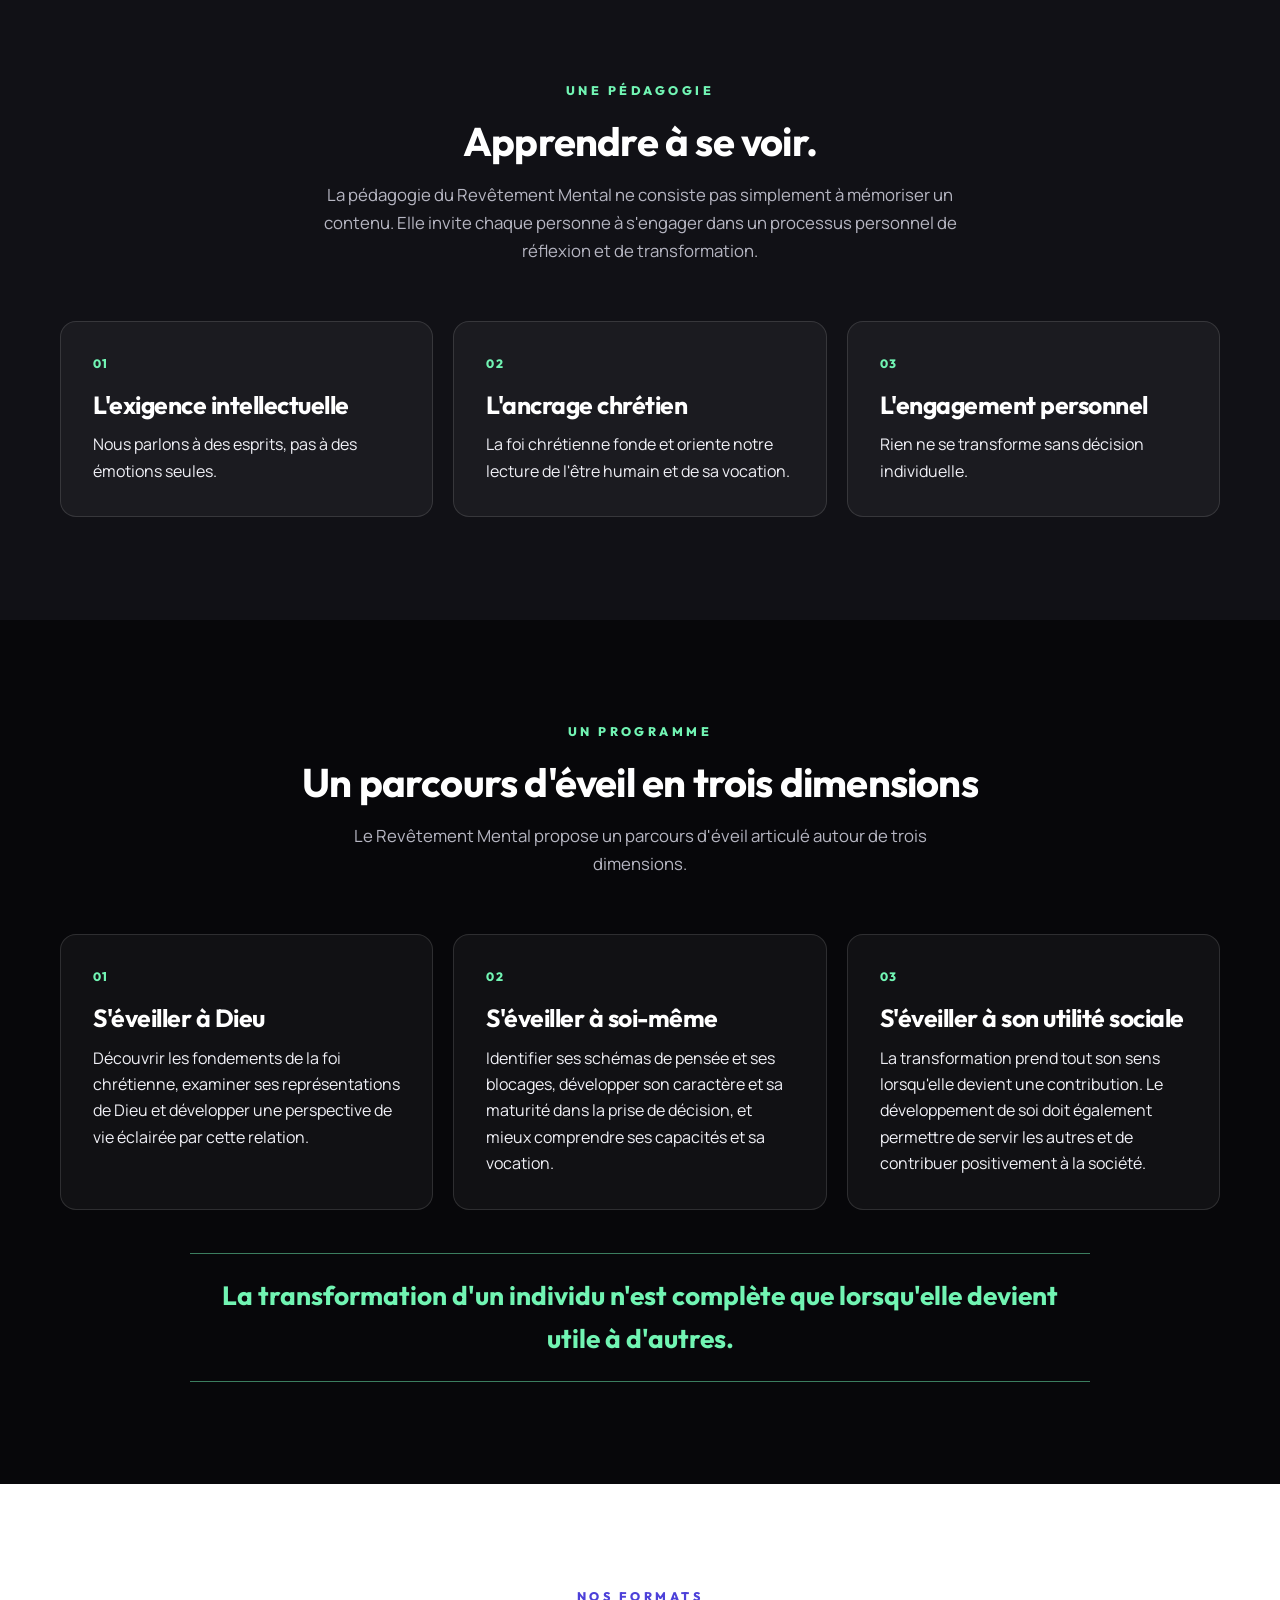
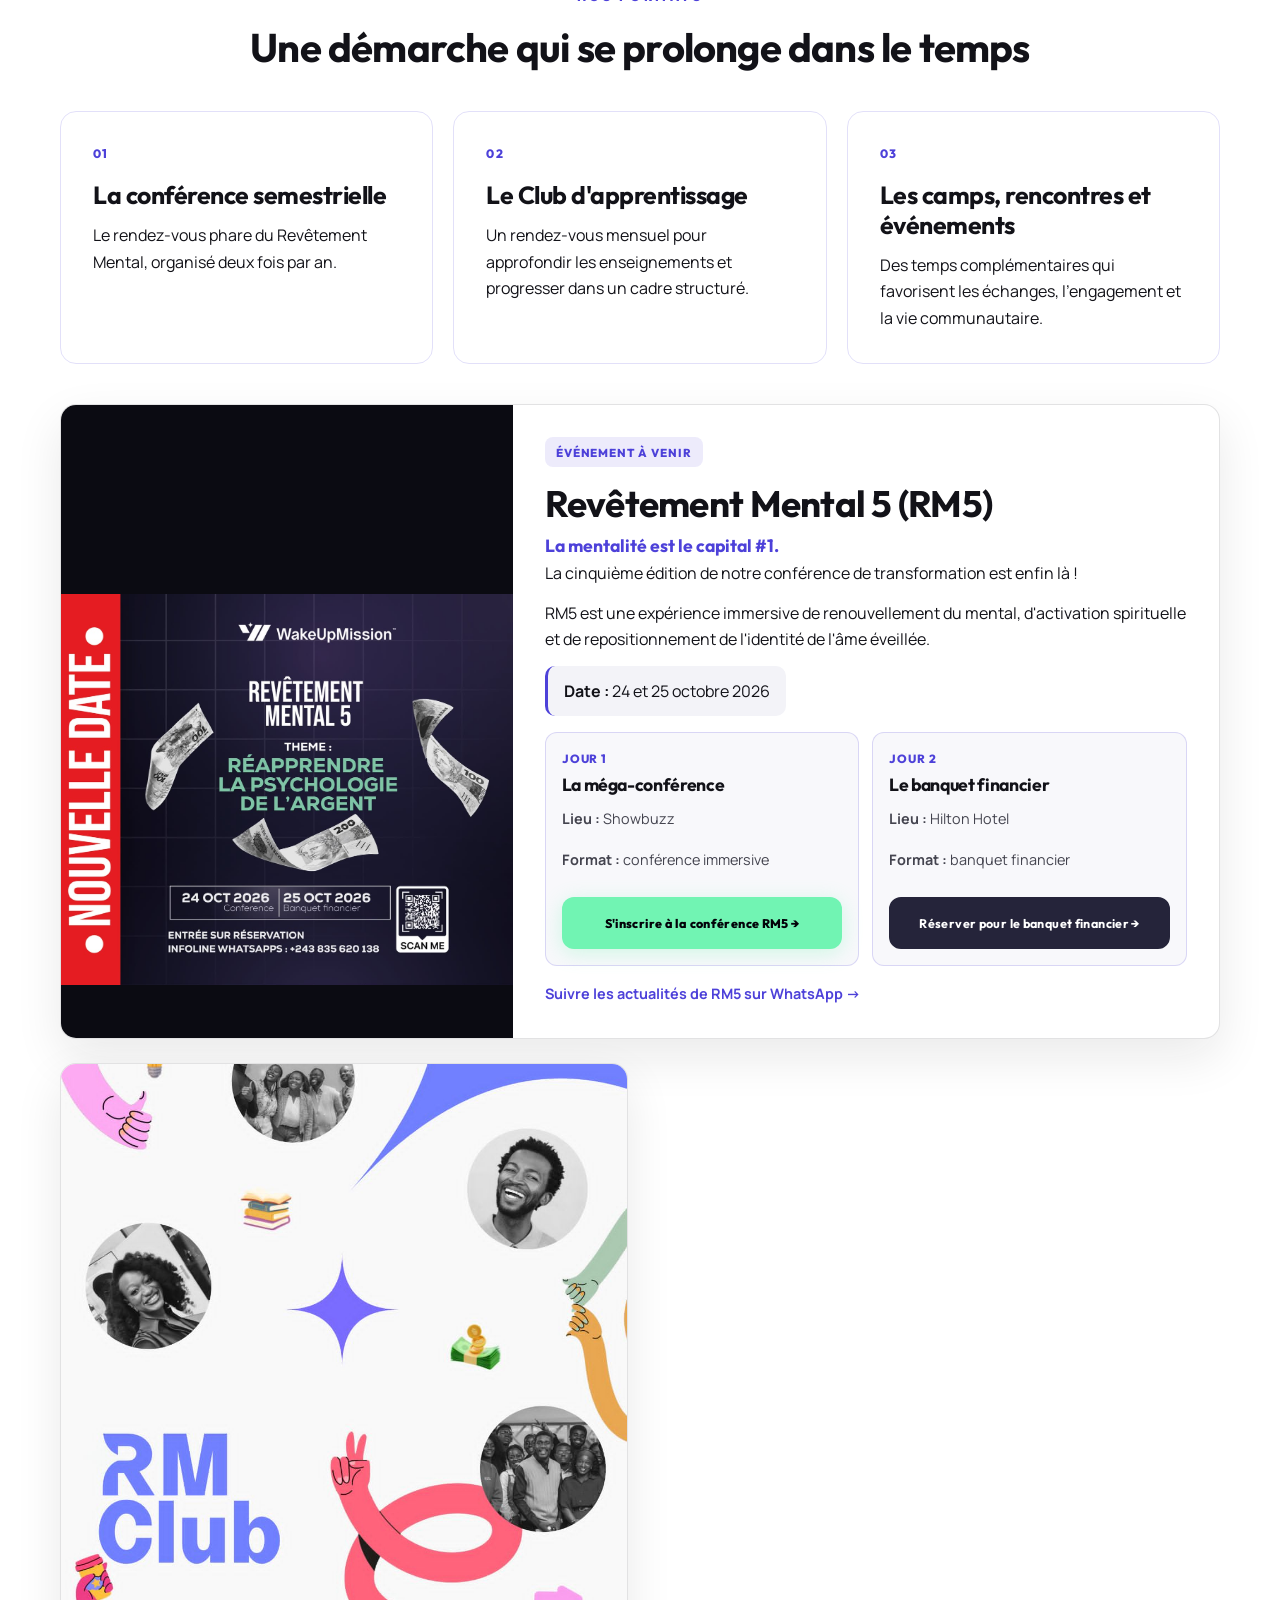
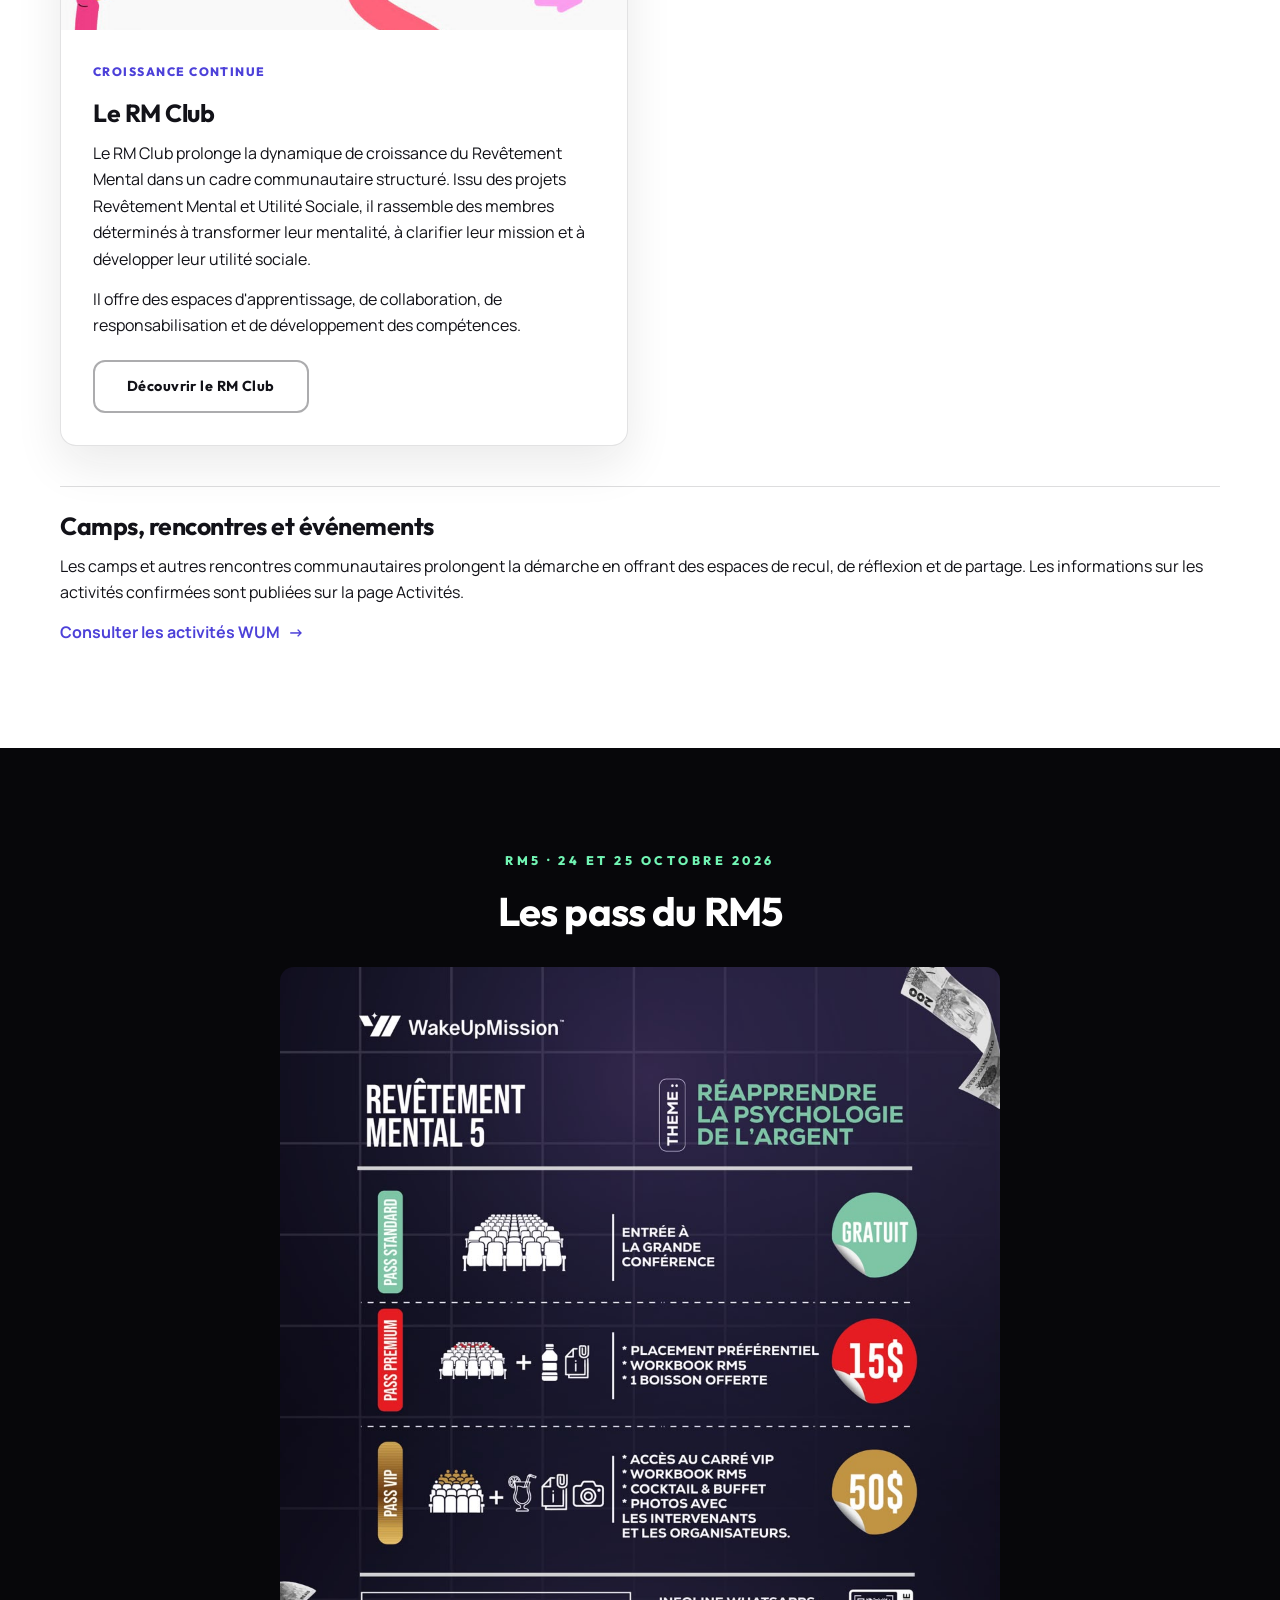
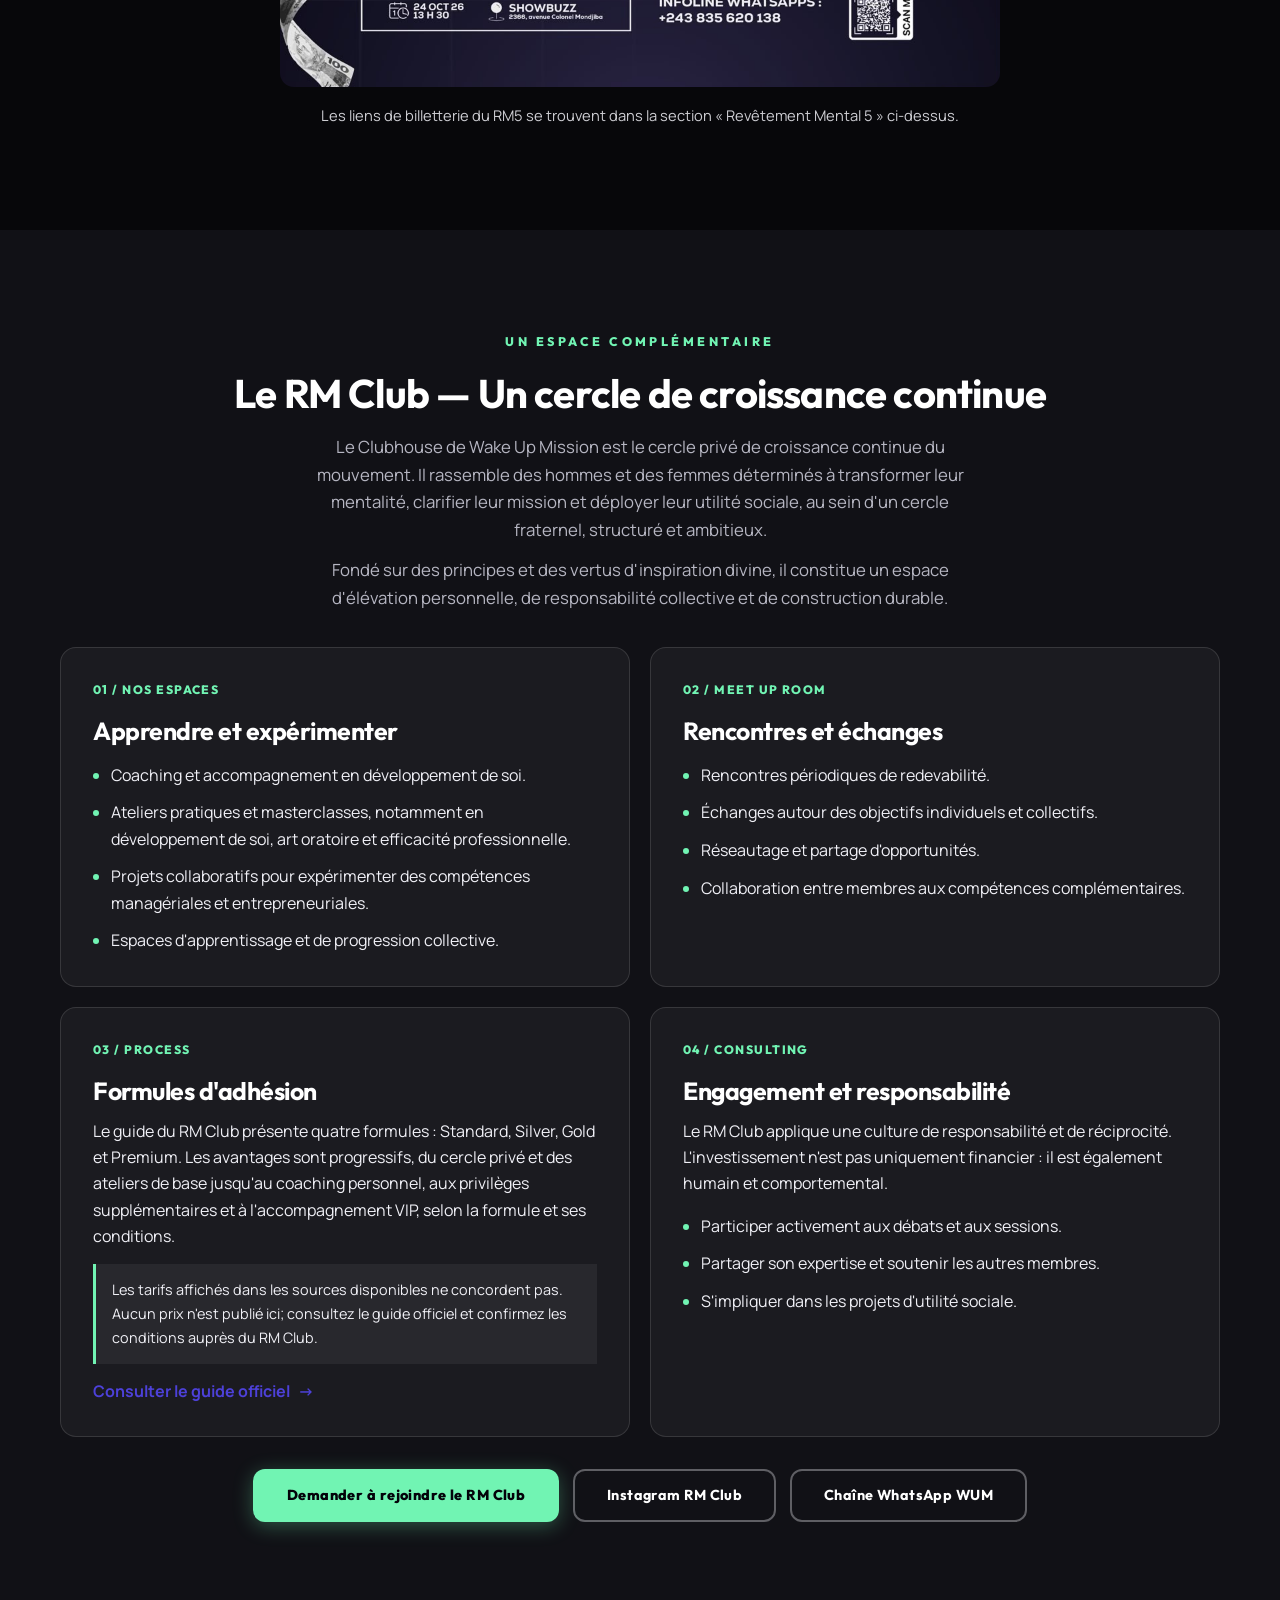
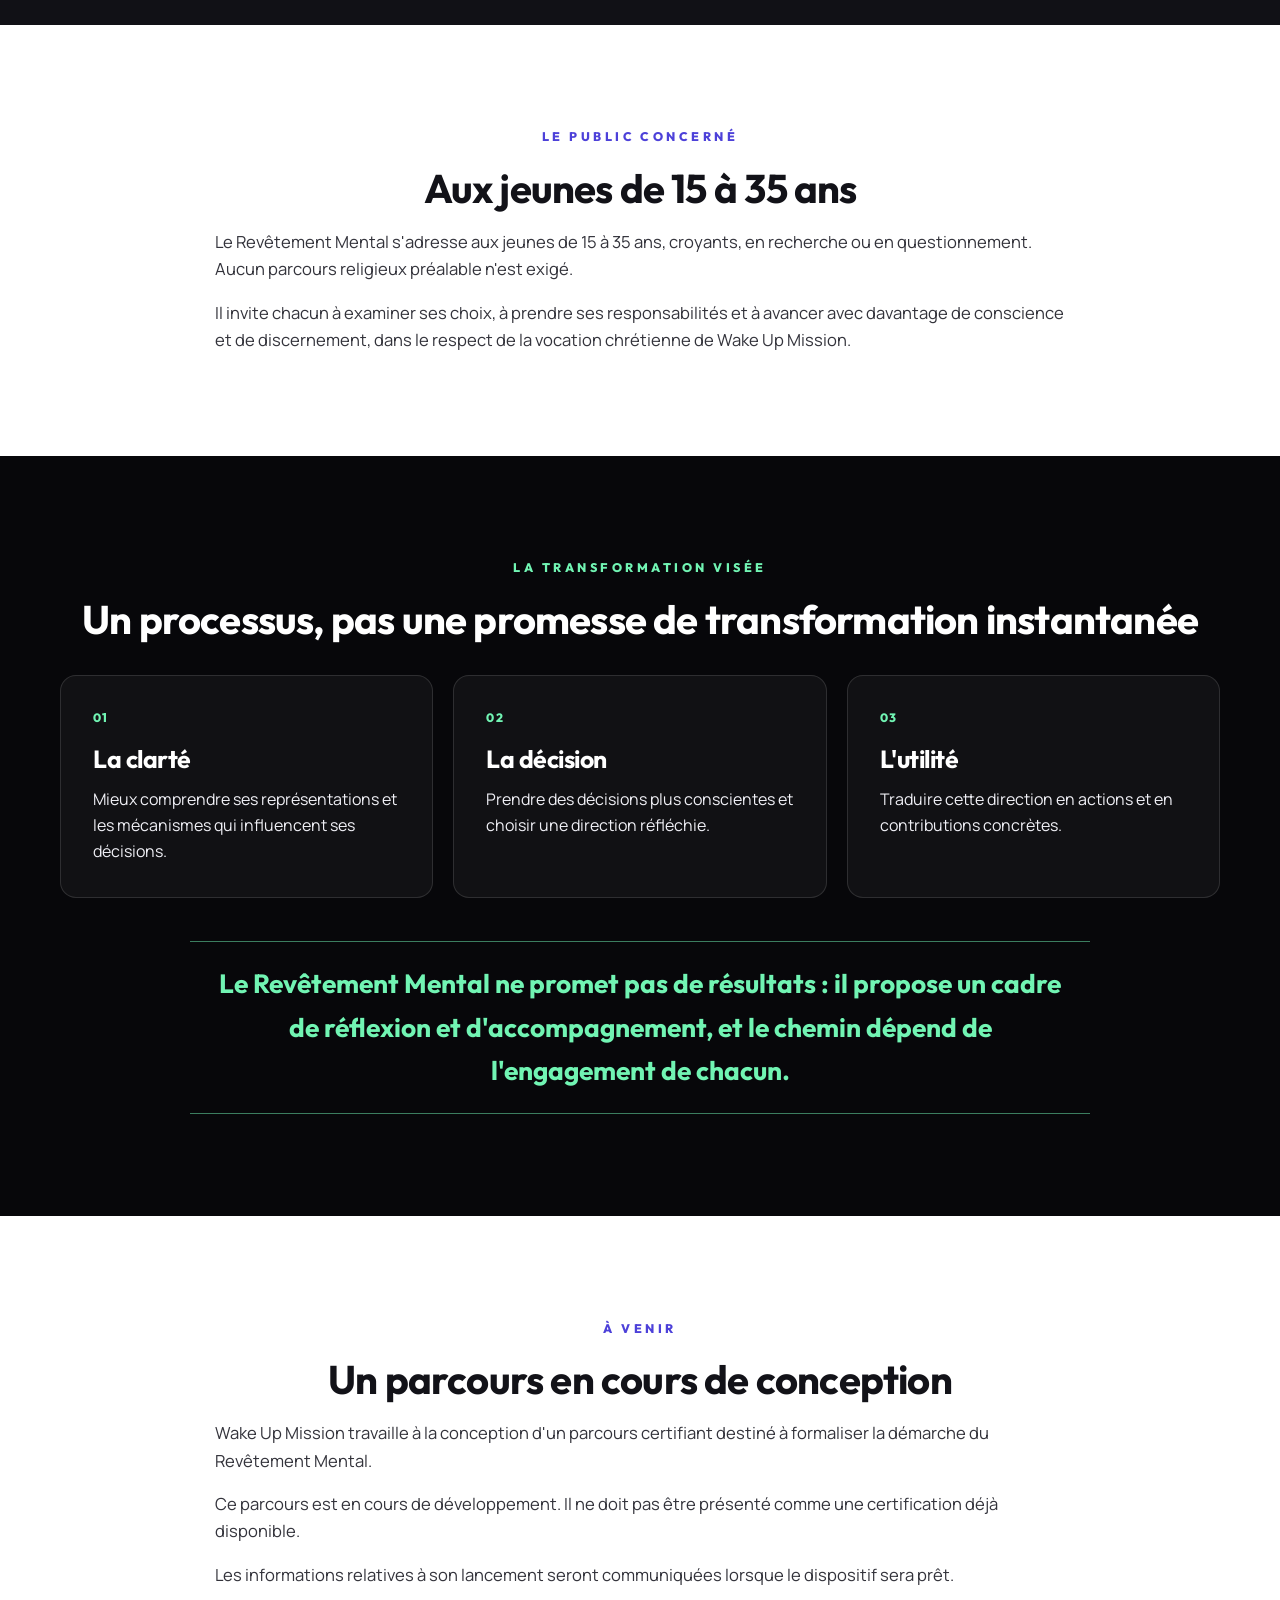
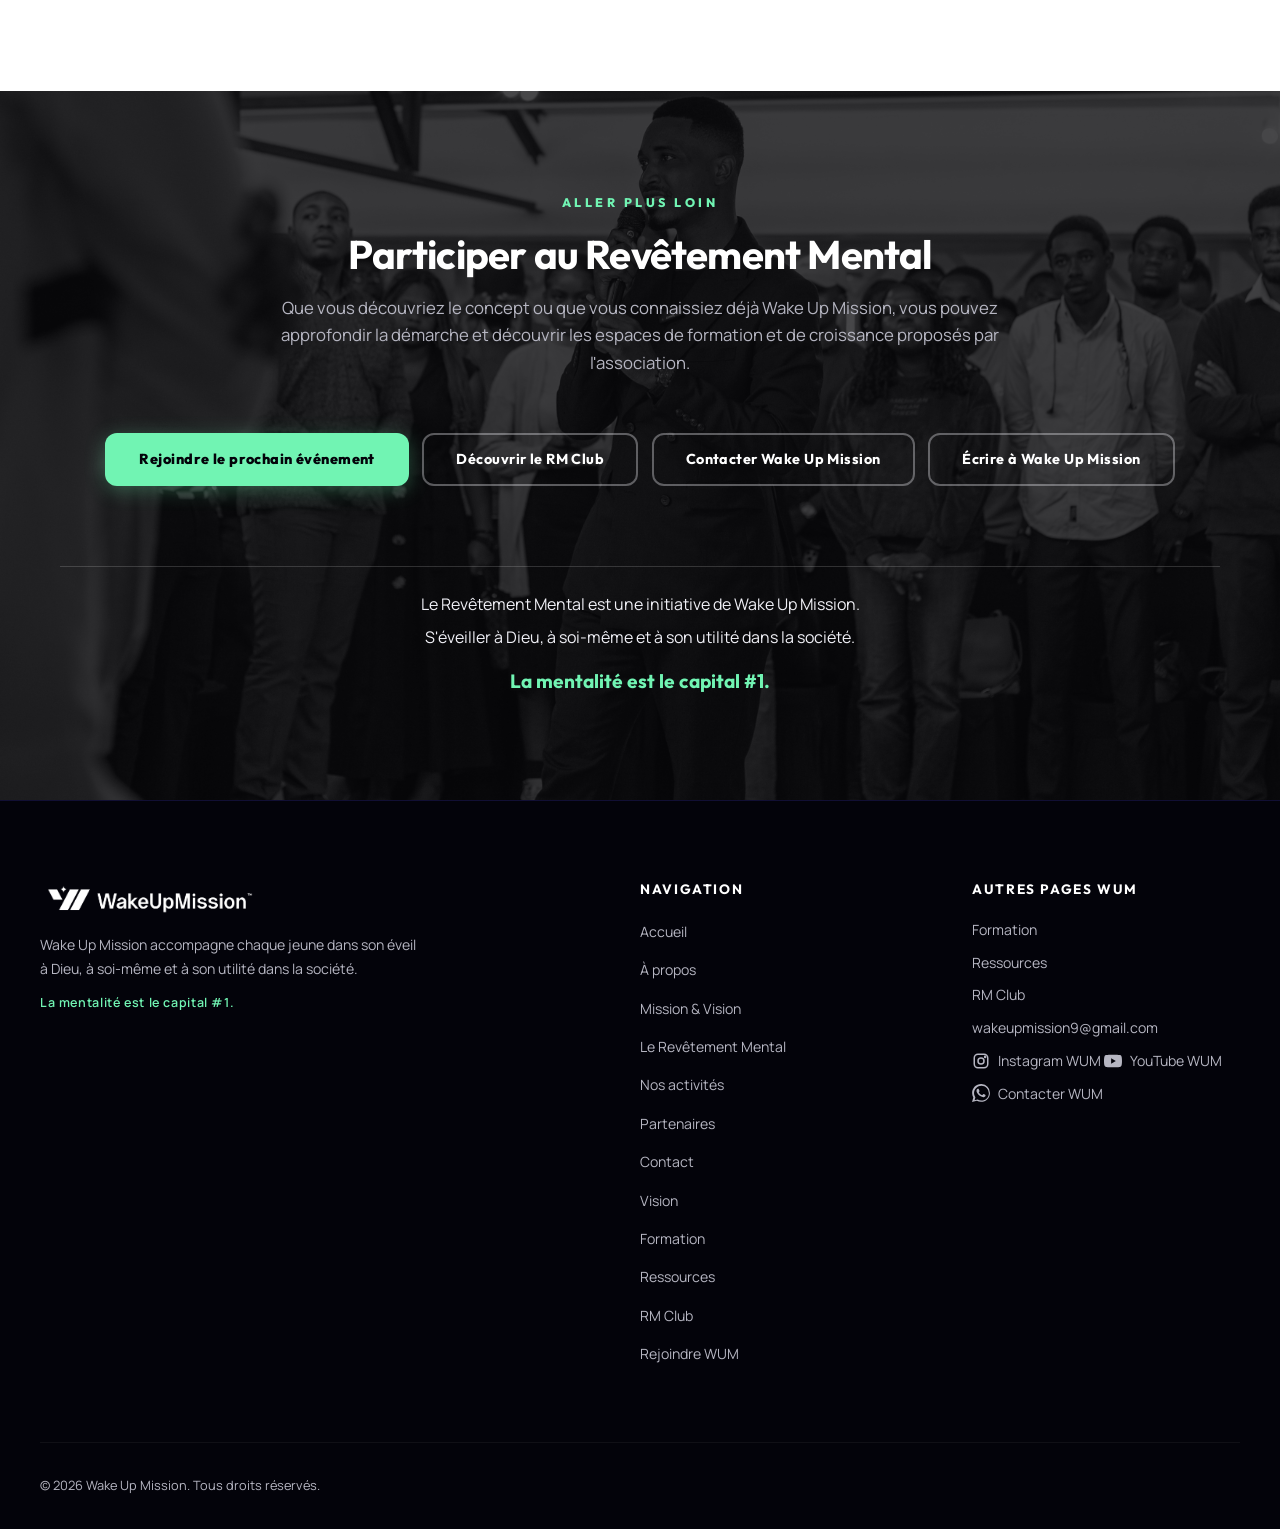
<file: revetement-mental.html>
<!DOCTYPE html>
<html lang="fr">
<head>
  <meta charset="UTF-8" />
  <meta name="viewport" content="width=device-width, initial-scale=1.0" />
  <meta name="description" content="Le Revêtement Mental, pédagogie et programme central de Wake Up Mission : éveil à Dieu, connaissance de soi et utilité sociale à la lumière de la Parole." />
  <meta name="author" content="Wake Up Mission" />
  <meta property="og:title" content="Le Revêtement Mental — Wake Up Mission" />
  <meta property="og:description" content="Le Revêtement Mental, pédagogie et programme central de Wake Up Mission. La mentalité est le capital #1." />
  <meta property="og:type" content="website" />
  <link rel="icon" href="LOGO_WUM_PNG-01.png" type="image/png" />
  <link rel="manifest" href="manifest.json" />
  <meta name="theme-color" content="#4D41D9" />
  <link rel="stylesheet" href="css/style.css" />
  <link rel="stylesheet" href="css/revetement-mental.css" />
  <title>Le Revêtement Mental — Wake Up Mission</title>
</head>
<body class="page-revetement-mental">
  <header id="site-header">
    <div class="header-container">
      <a href="index.html" class="logo-link" aria-label="Wake Up Mission - Accueil">
        <img src="LOGO_WUM_PNG-01.png" alt="Logo Wake Up Mission" class="logo-img" />
      </a>
      <nav class="nav-bureau" aria-label="Navigation principale">
        <a href="index.html" class="nav-lien">Accueil</a>
        <a href="a-propos.html" class="nav-lien">À propos</a>
        <a href="mission.html" class="nav-lien">Mission &amp; Vision</a>
        <a href="revetement-mental.html" class="nav-lien actif" aria-current="page">Le Revêtement Mental</a>
        <a href="activites.html" class="nav-lien">Nos activités</a>
        <a href="partenaires.html" class="nav-lien">Partenaires</a>
        <a href="contact.html" class="nav-lien">Contact</a>
      </nav>
      <button class="toggle-mobile" id="toggle-menu-mobile" aria-label="Ouvrir le menu" aria-expanded="false" aria-controls="menu-mobile">
        <span></span>
        <span></span>
        <span></span>
      </button>
    </div>
  </header>

  <div class="overlay-mobile" id="overlay-mobile"></div>
  <nav class="menu-mobile" id="menu-mobile" aria-label="Navigation mobile">
    <a href="index.html" class="nav-lien">Accueil</a>
    <a href="a-propos.html" class="nav-lien">À propos</a>
    <a href="mission.html" class="nav-lien">Mission &amp; Vision</a>
    <a href="revetement-mental.html" class="nav-lien actif" aria-current="page">Le Revêtement Mental</a>
    <a href="activites.html" class="nav-lien">Nos activités</a>
    <a href="partenaires.html" class="nav-lien">Partenaires</a>
    <a href="contact.html" class="nav-lien">Contact</a>
  </nav>

  <main id="contenu-principal">
    <section id="hero-rm" class="hero" aria-labelledby="titre-rm">
      <div class="hero-overlay" aria-hidden="true"></div>
      <div class="hero-contenu">
        <span class="hero-tagline">Une initiative de Wake Up Mission</span>
        <h1 class="hero-titre" id="titre-rm"><span class="accent">Le Revêtement Mental</span></h1>
        <p class="rm-hero-slogan">La mentalité est le capital #1.</p>
        <p class="hero-sous-titre">
          Une pédagogie et un programme développés par Wake Up Mission pour transformer la manière dont une génération se pense, se comprend et se projette dans le monde.
        </p>
        <div class="hero-actions">
          <a href="#definition-rm" class="btn btn-aqua">Découvrir le Revêtement Mental</a>
          <a href="rejoindre.html" class="btn btn-secondaire">Rejoindre Wake Up Mission</a>
        </div>
      </div>
    </section>

    <section id="definition-rm" class="fond-clair rm-section" aria-labelledby="titre-definition-rm">
      <div class="section-conteneur">
        <span class="section-label">Qu'est-ce que le Revêtement Mental ?</span>
        <h2 class="section-titre" id="titre-definition-rm">Une conviction de départ</h2>
        <div class="rm-reading rm-copy">
          <p>Ce que nous croyons, ce que nous décidons et ce que nous devenons dépend d'abord de notre manière de penser. Avant les ressources, avant les opportunités, avant les relations — il y a la mentalité.</p>
        </div>
        <div class="rm-definition">
          <span class="section-label">Ce que désigne le Revêtement Mental</span>
          <h3>Rendre visible, examiner, transformer</h3>
          <p>Le Revêtement Mental est l'ensemble des représentations, des croyances et des réflexes intérieurs qui déterminent notre rapport à Dieu, à nous-mêmes et aux autres. Le travail d'éveil consiste à les rendre visibles, à les examiner, puis à les transformer lorsque cela est nécessaire.</p>
        </div>
      </div>
    </section>

    <section id="pedagogie-rm" class="fond-sombre-2 rm-section" aria-labelledby="titre-pedagogie-rm">
      <div class="section-conteneur">
        <span class="section-label">Une pédagogie</span>
        <h2 class="section-titre" id="titre-pedagogie-rm">Apprendre à se voir.</h2>
        <p class="section-intro">La pédagogie du Revêtement Mental ne consiste pas simplement à mémoriser un contenu. Elle invite chaque personne à s'engager dans un processus personnel de réflexion et de transformation.</p>
        <div class="rm-grid rm-grid-3">
          <article class="rm-card rm-card-dark">
            <span class="rm-card-index">01</span>
            <h3>L'exigence intellectuelle</h3>
            <p>Nous parlons à des esprits, pas à des émotions seules.</p>
          </article>
          <article class="rm-card rm-card-dark">
            <span class="rm-card-index">02</span>
            <h3>L'ancrage chrétien</h3>
            <p>La foi chrétienne fonde et oriente notre lecture de l'être humain et de sa vocation.</p>
          </article>
          <article class="rm-card rm-card-dark">
            <span class="rm-card-index">03</span>
            <h3>L'engagement personnel</h3>
            <p>Rien ne se transforme sans décision individuelle.</p>
          </article>
        </div>
      </div>
    </section>

    <section id="dimensions-rm" class="fond-sombre rm-section" aria-labelledby="titre-dimensions-rm">
      <div class="section-conteneur">
        <span class="section-label">Un programme</span>
        <h2 class="section-titre" id="titre-dimensions-rm">Un parcours d'éveil en trois dimensions</h2>
        <p class="section-intro">Le Revêtement Mental propose un parcours d'éveil articulé autour de trois dimensions.</p>
        <div class="rm-grid rm-grid-3 rm-dimensions">
          <article class="rm-card rm-card-dark">
            <span class="rm-card-index">01</span>
            <h3>S'éveiller à Dieu</h3>
            <p>Découvrir les fondements de la foi chrétienne, examiner ses représentations de Dieu et développer une perspective de vie éclairée par cette relation.</p>
          </article>
          <article class="rm-card rm-card-dark">
            <span class="rm-card-index">02</span>
            <h3>S'éveiller à soi-même</h3>
            <p>Identifier ses schémas de pensée et ses blocages, développer son caractère et sa maturité dans la prise de décision, et mieux comprendre ses capacités et sa vocation.</p>
          </article>
          <article class="rm-card rm-card-dark">
            <span class="rm-card-index">03</span>
            <h3>S'éveiller à son utilité sociale</h3>
            <p>La transformation prend tout son sens lorsqu'elle devient une contribution. Le développement de soi doit également permettre de servir les autres et de contribuer positivement à la société.</p>
          </article>
        </div>
        <p class="rm-highlight">La transformation d'un individu n'est complète que lorsqu'elle devient utile à d'autres.</p>
      </div>
    </section>

    <section id="formats-rm" class="fond-clair rm-section" aria-labelledby="titre-formats-rm">
      <div class="section-conteneur">
        <span class="section-label">Nos formats</span>
        <h2 class="section-titre" id="titre-formats-rm">Une démarche qui se prolonge dans le temps</h2>
        <div class="rm-grid rm-grid-3">
          <article class="rm-card">
            <span class="rm-card-index">01</span>
            <h3>La conférence semestrielle</h3>
            <p>Le rendez-vous phare du Revêtement Mental, organisé deux fois par an.</p>
          </article>
          <article class="rm-card">
            <span class="rm-card-index">02</span>
            <h3>Le Club d'apprentissage</h3>
            <p>Un rendez-vous mensuel pour approfondir les enseignements et progresser dans un cadre structuré.</p>
          </article>
          <article class="rm-card">
            <span class="rm-card-index">03</span>
            <h3>Les camps, rencontres et événements</h3>
            <p>Des temps complémentaires qui favorisent les échanges, l'engagement et la vie communautaire.</p>
          </article>
        </div>
        <div class="rm-format-grid" style="margin-top:2.5rem;">
          <article class="rm-format-card rm5-event">
            <img src="Image/RM5_NEW.jpg" alt="Affiche officielle de Revêtement Mental 5 : Réapprendre la psychologie de l'argent, les 24 et 25 octobre 2026" loading="lazy" />
            <div class="rm-format-body">
              <span class="rm5-badge">ÉVÉNEMENT À VENIR</span>
              <h3>Revêtement Mental 5 (RM5)</h3>
              <strong class="rm5-slogan">La mentalité est le capital #1.</strong>
              <p>La cinquième édition de notre conférence de transformation est enfin là !</p>
              <p>RM5 est une expérience immersive de renouvellement du mental, d'activation spirituelle et de repositionnement de l'identité de l'âme éveillée.</p>
              <p class="rm5-date"><strong>Date :</strong> 24 et 25 octobre 2026</p>
              <div class="rm5-day-grid">
                <section class="rm5-day" aria-labelledby="rm5-jour-1">
                  <span class="rm5-day-label">Jour 1</span>
                  <h4 id="rm5-jour-1">La méga-conférence</h4>
                  <p><strong>Lieu :</strong> Showbuzz</p>
                  <p><strong>Format :</strong> conférence immersive</p>
                  <a href="https://ticket.streameex.com/event/rm5-conference" class="btn btn-aqua lien-rm5-conference" target="_blank" rel="noopener noreferrer">S'inscrire à la conférence RM5 →</a>
                </section>
                <section class="rm5-day" aria-labelledby="rm5-jour-2">
                  <span class="rm5-day-label">Jour 2</span>
                  <h4 id="rm5-jour-2">Le banquet financier</h4>
                  <p><strong>Lieu :</strong> Hilton Hotel</p>
                  <p><strong>Format :</strong> banquet financier</p>
                  <a href="https://ticket.streameex.com/event/rm5-banquet-financier-jour2" class="btn btn-secondaire lien-rm5-banquet" target="_blank" rel="noopener noreferrer">Réserver pour le banquet financier →</a>
                </section>
              </div>
              <a href="https://whatsapp.com/channel/0029VaKUHvOHwXbCToImi23K" class="rm5-whatsapp" target="_blank" rel="noopener noreferrer">Suivre les actualités de RM5 sur WhatsApp →</a>
            </div>
          </article>
          <article class="rm-format-card">
            <img src="Image/RM_Club_Artwork.jpg" alt="Visuel du RM Club" loading="lazy" />
            <div class="rm-format-body">
              <span class="rm-card-index">Croissance continue</span>
              <h3>Le RM Club</h3>
              <p>Le RM Club prolonge la dynamique de croissance du Revêtement Mental dans un cadre communautaire structuré. Issu des projets Revêtement Mental et Utilité Sociale, il rassemble des membres déterminés à transformer leur mentalité, à clarifier leur mission et à développer leur utilité sociale.</p>
              <p>Il offre des espaces d'apprentissage, de collaboration, de responsabilisation et de développement des compétences.</p>
              <a href="RM_Club.html" class="btn btn-secondaire">Découvrir le RM Club</a>
            </div>
          </article>
        </div>
        <div class="rm-camps">
          <h3>Camps, rencontres et événements</h3>
          <p>Les camps et autres rencontres communautaires prolongent la démarche en offrant des espaces de recul, de réflexion et de partage. Les informations sur les activités confirmées sont publiées sur la page Activités.</p>
          <a href="activites.html" class="rm-text-link">Consulter les activités WUM <span aria-hidden="true">→</span></a>
        </div>
      </div>
    </section>

    <section id="pass-rm5" class="fond-sombre rm-section" aria-labelledby="titre-pass-rm5">
      <div class="section-conteneur">
        <span class="section-label">RM5 · 24 et 25 octobre 2026</span>
        <h2 class="section-titre" id="titre-pass-rm5">Les pass du RM5</h2>
        <figure class="rm-pass-figure">
          <img src="Image/Pass%20RM5.jpeg" alt="Affiche des pass de Revêtement Mental 5, thème « Réapprendre la psychologie de l'argent » : Pass Standard (gratuit, entrée à la grande conférence), Pass Premium (15 $) et Pass VIP (50 $), avec le 24 octobre 2026 à 13 h 30 au Showbuzz, 2366 avenue Colonel Mondjiba, et l'infoline WhatsApp +243 835 620 138" width="1080" height="1080" loading="lazy" />
          <figcaption>Les liens de billetterie du RM5 se trouvent dans la section « Revêtement Mental 5 » ci-dessus.</figcaption>
        </figure>
      </div>
    </section>

    <section id="club-rm" class="fond-sombre-2 rm-section" aria-labelledby="titre-club-rm">
      <div class="section-conteneur">
        <span class="section-label">Un espace complémentaire</span>
        <h2 class="section-titre" id="titre-club-rm">Le RM Club — Un cercle de croissance continue</h2>
        <p class="section-intro rm-club-intro">Le Clubhouse de Wake Up Mission est le cercle privé de croissance continue du mouvement. Il rassemble des hommes et des femmes déterminés à transformer leur mentalité, clarifier leur mission et déployer leur utilité sociale, au sein d'un cercle fraternel, structuré et ambitieux.</p>
        <p class="section-intro rm-club-intro">Fondé sur des principes et des vertus d'inspiration divine, il constitue un espace d'élévation personnelle, de responsabilité collective et de construction durable.</p>
        <div class="rm-grid rm-grid-2 rm-club-axes">
          <article class="rm-card rm-card-dark">
            <span class="rm-card-index">01 / Nos espaces</span>
            <h3>Apprendre et expérimenter</h3>
            <ul>
              <li>Coaching et accompagnement en développement de soi.</li>
              <li>Ateliers pratiques et masterclasses, notamment en développement de soi, art oratoire et efficacité professionnelle.</li>
              <li>Projets collaboratifs pour expérimenter des compétences managériales et entrepreneuriales.</li>
              <li>Espaces d'apprentissage et de progression collective.</li>
            </ul>
          </article>
          <article class="rm-card rm-card-dark">
            <span class="rm-card-index">02 / Meet Up Room</span>
            <h3>Rencontres et échanges</h3>
            <ul>
              <li>Rencontres périodiques de redevabilité.</li>
              <li>Échanges autour des objectifs individuels et collectifs.</li>
              <li>Réseautage et partage d'opportunités.</li>
              <li>Collaboration entre membres aux compétences complémentaires.</li>
            </ul>
          </article>
          <article class="rm-card rm-card-dark">
            <span class="rm-card-index">03 / Process</span>
            <h3>Formules d'adhésion</h3>
            <p>Le guide du RM Club présente quatre formules : Standard, Silver, Gold et Premium. Les avantages sont progressifs, du cercle privé et des ateliers de base jusqu'au coaching personnel, aux privilèges supplémentaires et à l'accompagnement VIP, selon la formule et ses conditions.</p>
            <p class="rm-note">Les tarifs affichés dans les sources disponibles ne concordent pas. Aucun prix n'est publié ici; consultez le guide officiel et confirmez les conditions auprès du RM Club.</p>
            <a href="What%20is%20the%20RM%20Club.pdf" class="rm-text-link" target="_blank" rel="noopener noreferrer">Consulter le guide officiel <span aria-hidden="true">→</span></a>
          </article>
          <article class="rm-card rm-card-dark">
            <span class="rm-card-index">04 / Consulting</span>
            <h3>Engagement et responsabilité</h3>
            <p>Le RM Club applique une culture de responsabilité et de réciprocité. L'investissement n'est pas uniquement financier : il est également humain et comportemental.</p>
            <ul>
              <li>Participer activement aux débats et aux sessions.</li>
              <li>Partager son expertise et soutenir les autres membres.</li>
              <li>S'impliquer dans les projets d'utilité sociale.</li>
            </ul>
          </article>
        </div>
        <div class="rm-club-actions">
          <a href="https://forms.zohopublic.com/wakeupmission1/form/ClubMembershipForm/formperma/sBjpe2D2tMPluEPhTwTMXm3fXIa6DodfKpU9rxoXLg8" class="btn btn-aqua" target="_blank" rel="noopener noreferrer">Demander à rejoindre le RM Club</a>
          <a href="https://www.instagram.com/wum_rmclub/" class="btn btn-secondaire" target="_blank" rel="noopener noreferrer">Instagram RM Club</a>
          <a href="https://whatsapp.com/channel/0029VaKUHvOHwXbCToImi23K" class="btn btn-secondaire" target="_blank" rel="noopener noreferrer">Chaîne WhatsApp WUM</a>
        </div>
      </div>
    </section>

    <section id="public-rm" class="fond-clair rm-section" aria-labelledby="titre-public-rm">
      <div class="section-conteneur rm-reading">
        <span class="section-label">Le public concerné</span>
        <h2 class="section-titre" id="titre-public-rm">Aux jeunes de 15 à 35 ans</h2>
        <div class="rm-copy">
          <p>Le Revêtement Mental s'adresse aux jeunes de 15 à 35 ans, croyants, en recherche ou en questionnement. Aucun parcours religieux préalable n'est exigé.</p>
          <p>Il invite chacun à examiner ses choix, à prendre ses responsabilités et à avancer avec davantage de conscience et de discernement, dans le respect de la vocation chrétienne de Wake Up Mission.</p>
        </div>
      </div>
    </section>

    <section id="objectifs-rm" class="fond-sombre rm-section" aria-labelledby="titre-objectifs-rm">
      <div class="section-conteneur">
        <span class="section-label">La transformation visée</span>
        <h2 class="section-titre" id="titre-objectifs-rm">Un processus, pas une promesse de transformation instantanée</h2>
        <div class="rm-grid rm-grid-3 rm-objectifs">
          <article class="rm-card rm-card-dark">
            <span class="rm-card-index">01</span>
            <h3>La clarté</h3>
            <p>Mieux comprendre ses représentations et les mécanismes qui influencent ses décisions.</p>
          </article>
          <article class="rm-card rm-card-dark">
            <span class="rm-card-index">02</span>
            <h3>La décision</h3>
            <p>Prendre des décisions plus conscientes et choisir une direction réfléchie.</p>
          </article>
          <article class="rm-card rm-card-dark">
            <span class="rm-card-index">03</span>
            <h3>L'utilité</h3>
            <p>Traduire cette direction en actions et en contributions concrètes.</p>
          </article>
        </div>
        <p class="rm-highlight">Le Revêtement Mental ne promet pas de résultats : il propose un cadre de réflexion et d'accompagnement, et le chemin dépend de l'engagement de chacun.</p>
      </div>
    </section>

    <section id="certification-rm" class="fond-clair rm-section" aria-labelledby="titre-certification-rm">
      <div class="section-conteneur rm-reading">
        <span class="section-label">À venir</span>
        <h2 class="section-titre" id="titre-certification-rm">Un parcours en cours de conception</h2>
        <div class="rm-copy">
          <p>Wake Up Mission travaille à la conception d'un parcours certifiant destiné à formaliser la démarche du Revêtement Mental.</p>
          <p>Ce parcours est en cours de développement. Il ne doit pas être présenté comme une certification déjà disponible.</p>
          <p>Les informations relatives à son lancement seront communiquées lorsque le dispositif sera prêt.</p>
        </div>
      </div>
    </section>

    <section id="participer-rm" class="fond-sombre-2 rm-section rm-final section-photo" aria-labelledby="titre-participer-rm" style="background-image: url('Image/IMG_1458.JPG.jpeg'); background-size: cover; background-position: center 65%;">
      <div class="section-conteneur">
        <span class="section-label">Aller plus loin</span>
        <h2 class="section-titre" id="titre-participer-rm">Participer au Revêtement Mental</h2>
        <p class="section-intro">Que vous découvriez le concept ou que vous connaissiez déjà Wake Up Mission, vous pouvez approfondir la démarche et découvrir les espaces de formation et de croissance proposés par l'association.</p>
        <div class="rm-final-actions">
          <a href="activites.html#rm5" class="btn btn-aqua">Rejoindre le prochain événement</a>
          <a href="RM_Club.html" class="btn btn-secondaire">Découvrir le RM Club</a>
          <a href="https://wa.me/243835620138?text=Bonjour%20Wake%20Up%20Mission" class="btn btn-secondaire" target="_blank" rel="noopener noreferrer">Contacter Wake Up Mission</a>
          <a href="mailto:wakeupmission9@gmail.com" class="btn btn-secondaire">Écrire à Wake Up Mission</a>
        </div>
        <div class="rm-signature">
          <p>Le Revêtement Mental est une initiative de Wake Up Mission.</p>
          <p>S'éveiller à Dieu, à soi-même et à son utilité dans la société.</p>
          <strong>La mentalité est le capital #1.</strong>
        </div>
      </div>
    </section>
  </main>

  <footer aria-label="Pied de page">
    <div class="footer-grille">
      <div class="footer-marque">
        <div style="display:flex; align-items:center; gap:0.75rem; margin-bottom:1rem;">
          <img src="LOGO_WUM_PNG-01.png" alt="Logo Wake Up Mission" style="height:36px; width:auto;" />
        </div>
        <p>Wake Up Mission accompagne chaque jeune dans son éveil à Dieu, à soi-même et à son utilité dans la société.</p>
        <span class="slogan">La mentalité est le capital #1.</span>
      </div>
      <div class="footer-liens">
        <h4>Navigation</h4>
        <ul>
          <li><a href="index.html">Accueil</a></li>
          <li><a href="a-propos.html">À propos</a></li>
          <li><a href="mission.html">Mission &amp; Vision</a></li>
          <li><a href="revetement-mental.html" aria-current="page">Le Revêtement Mental</a></li>
          <li><a href="activites.html">Nos activités</a></li>
          <li><a href="partenaires.html">Partenaires</a></li>
          <li><a href="contact.html">Contact</a></li>
          <li><a href="vision.html">Vision</a></li>
          <li><a href="formations.html">Formation</a></li>
          <li><a href="ressources.html">Ressources</a></li>
          <li><a href="RM_Club.html">RM Club</a></li>
          <li><a href="rejoindre.html">Rejoindre WUM</a></li>
        </ul>
      </div>
      <div class="footer-contact">
        <h4>Autres pages WUM</h4>
        <p><a href="formations.html">Formation</a></p>
        <p><a href="ressources.html">Ressources</a></p>
        <p><a href="RM_Club.html">RM Club</a></p>
        <p><a href="mailto:wakeupmission9@gmail.com">wakeupmission9@gmail.com</a></p>
          <p class="icone-reseau">
            <svg viewBox="0 0 24 24" fill="none" stroke="currentColor" stroke-width="2" aria-hidden="true"><rect x="3" y="3" width="18" height="18" rx="5"/><circle cx="12" cy="12" r="4"/><circle cx="17.5" cy="6.5" r="0.7" fill="currentColor"/></svg>
            <a href="https://www.instagram.com/mywake_up" target="_blank" rel="noopener noreferrer">Instagram WUM</a>
          </p>
          <p class="icone-reseau">
            <svg viewBox="0 0 24 24" fill="currentColor" aria-hidden="true"><path d="M23.5 6.2a3 3 0 0 0-2.1-2.1C19.5 3.6 12 3.6 12 3.6s-7.5 0-9.4.5A3 3 0 0 0 .5 6.2C0 8.1 0 12 0 12s0 3.9.5 5.8a3 3 0 0 0 2.1 2.1c1.9.5 9.4.5 9.4.5s7.5 0 9.4-.5a3 3 0 0 0 2.1-2.1c.5-1.9.5-5.8.5-5.8s0-3.9-.5-5.8ZM9.5 15.6V8.4L15.8 12z"/></svg>
            <a href="https://www.youtube.com/@wakeupmission" target="_blank" rel="noopener noreferrer">YouTube WUM</a>
          </p>
          <p class="icone-reseau">
            <svg viewBox="0 0 24 24" fill="currentColor" aria-hidden="true"><path d="M17.472 14.382c-.297-.149-1.758-.867-2.03-.967-.273-.099-.471-.148-.67.15-.197.297-.767.966-.94 1.164-.173.199-.347.298-.644.075-.297-.15-1.255-.463-2.39-1.475-.883-.788-1.48-1.761-1.653-2.059-.173-.297-.018-.458.13-.606.134-.133.298-.347.446-.52.149-.174.198-.298.298-.497.099-.198.05-.371-.025-.52-.075-.149-.669-1.612-.916-2.207-.242-.579-.487-.5-.669-.51-.173-.008-.371-.01-.57-.01-.198 0-.52.074-.792.372-.272.297-1.04 1.016-1.04 2.479 0 1.462 1.065 2.875 1.213 3.074.149.198 2.096 3.2 5.077 4.487.709.306 1.262.489 1.694.625.712.227 1.36.195 1.871.118.571-.085 1.758-.719 2.006-1.413.248-.694.173-1.289.173-1.413m-5.421 7.403h-.004a9.87 9.87 0 0 1-5.031-1.378l-.361-.214-3.741.982.998-3.648-.235-.374a9.86 9.86 0 0 1-1.51-5.26c.001-5.45 4.436-9.884 9.888-9.884 2.64 0 5.122 1.03 6.988 2.898a9.825 9.825 0 0 1 2.893 6.994c-.003 5.45-4.437 9.884-9.885 9.884m8.413-18.297A11.815 11.815 0 0 0 12.05 0C5.495 0 .16 5.335.157 11.892c0 2.096.547 4.142 1.588 5.945L.057 24l6.305-1.654a11.882 11.882 0 0 0 5.683 1.448h.005c6.554 0 11.89-5.335 11.893-11.893a11.821 11.821 0 0 0-3.48-8.413Z"/></svg>
            <a href="https://wa.me/243835620138?text=Bonjour%20Wake%20Up%20Mission" target="_blank" rel="noopener noreferrer">Contacter WUM</a>
          </p>
      </div>
    </div>
    <div class="footer-bas">
      <p>© 2026 Wake Up Mission. Tous droits réservés.</p>
    </div>
  </footer>

  <a href="https://wa.me/243835620138?text=Bonjour%20Wake%20Up%20Mission" class="whatsapp-flottant" aria-label="Contacter WUM sur WhatsApp" title="Contacter WUM sur WhatsApp" target="_blank" rel="noopener noreferrer">
    <svg viewBox="0 0 24 24" xmlns="http://www.w3.org/2000/svg" aria-hidden="true">
      <path d="M17.472 14.382c-.297-.149-1.758-.867-2.03-.967-.273-.099-.471-.148-.67.15-.197.297-.767.966-.94 1.164-.173.199-.347.223-.644.075-.297-.15-1.255-.463-2.39-1.475-.883-.788-1.48-1.761-1.653-2.059-.173-.297-.018-.458.13-.606.134-.133.298-.347.446-.52.149-.174.198-.298.298-.497.099-.198.05-.371-.025-.52-.075-.149-.669-1.612-.916-2.207-.242-.579-.487-.5-.669-.51-.173-.008-.371-.01-.57-.01-.198 0-.52.074-.792.372-.272.297-1.04 1.016-1.04 2.479 0 1.462 1.065 2.875 1.213 3.074.149.198 2.096 3.2 5.077 4.487.709.306 1.262.489 1.694.625.712.227 1.36.195 1.871.118.571-.085 1.758-.719 2.006-1.413.248-.694.248-1.289.173-1.413-.074-.124-.272-.198-.57-.347m-5.421 7.403h-.004a9.87 9.87 0 01-5.031-1.378l-.361-.214-3.741.982.998-3.648-.235-.374a9.86 9.86 0 01-1.51-5.26c.001-5.45 4.436-9.884 9.888-9.884 2.64 0 5.122 1.03 6.988 2.898a9.825 9.825 0 012.893 6.994c-.003 5.45-4.437 9.884-9.885 9.884m8.413-18.297A11.815 11.815 0 0012.05 0C5.495 0 .16 5.335.157 11.892c0 2.096.547 4.142 1.588 5.945L.057 24l6.305-1.654a11.882 11.882 0 005.683 1.448h.005c6.554 0 11.89-5.335 11.893-11.893a11.821 11.821 0 00-3.48-8.413Z" />
    </svg>
  </a>

  <script src="js/config.js"></script>
  <script src="js/app.js"></script>
</body>
</html>
</file>
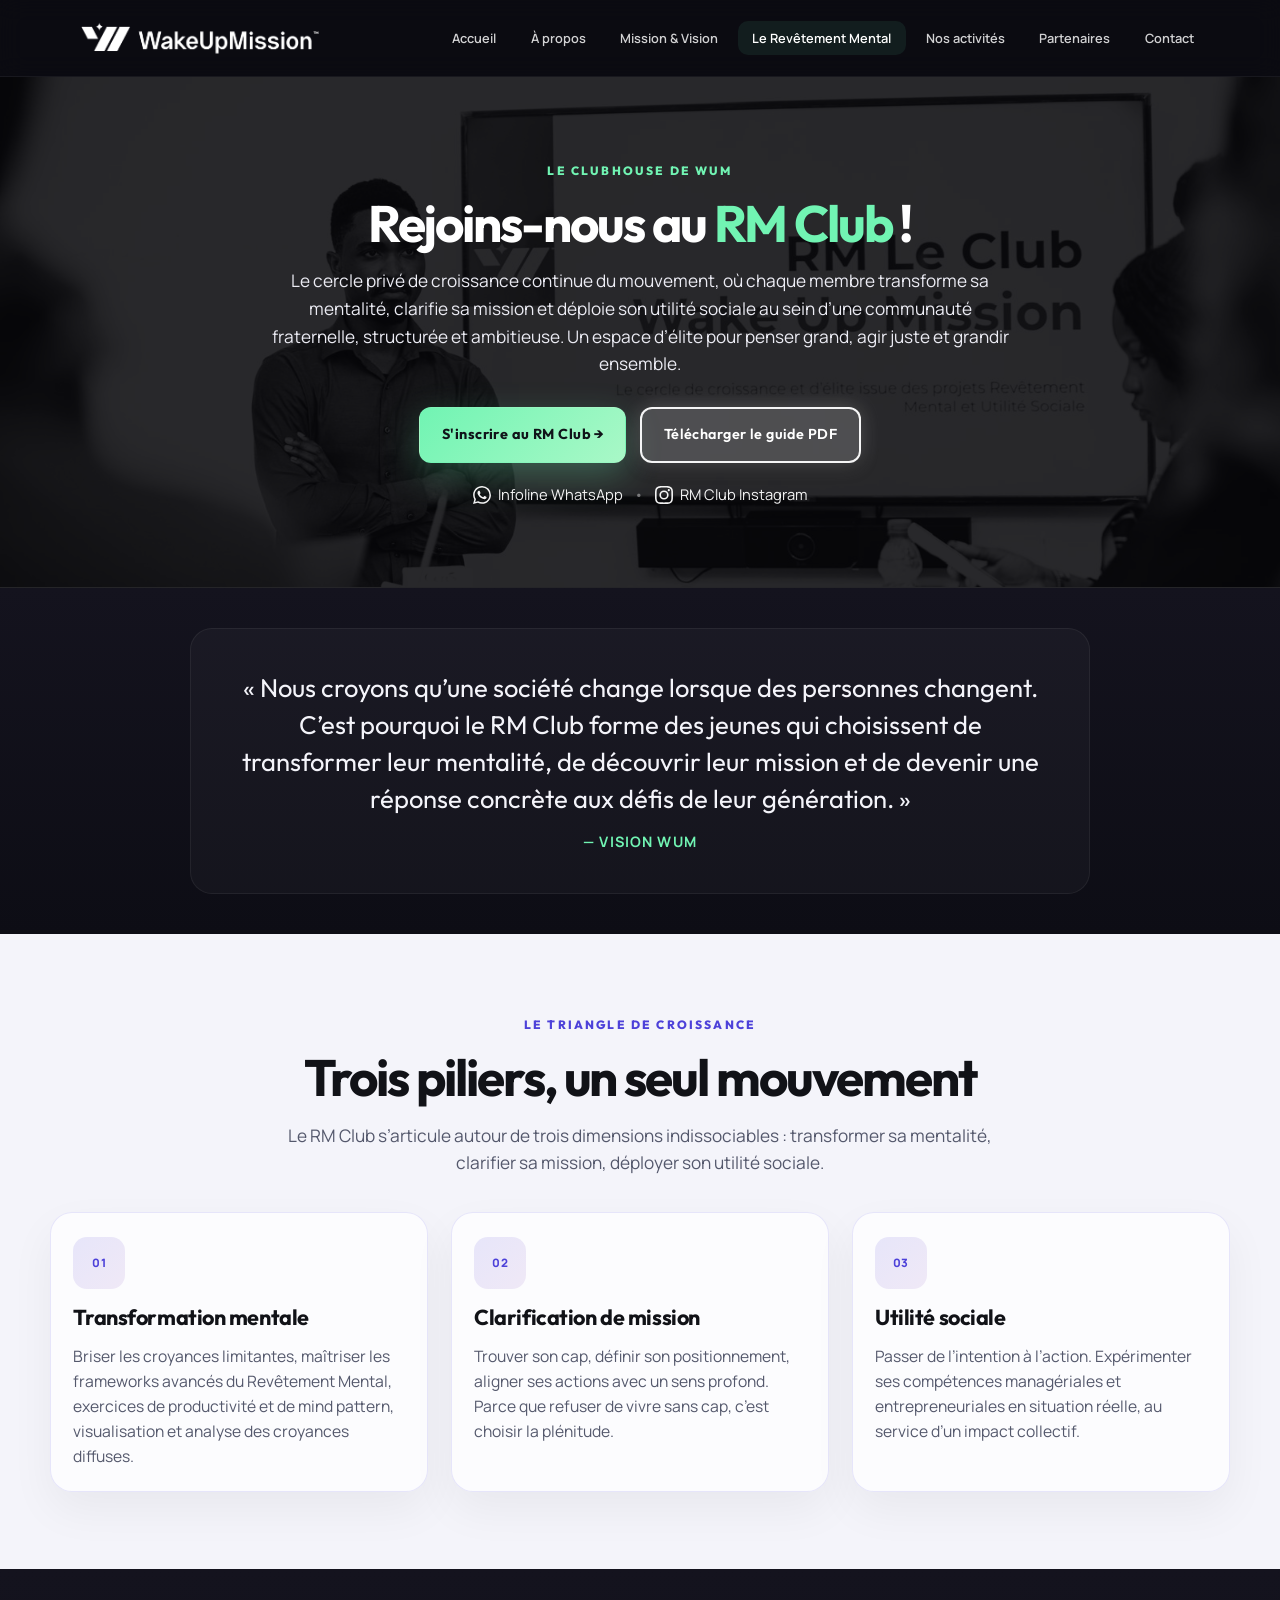
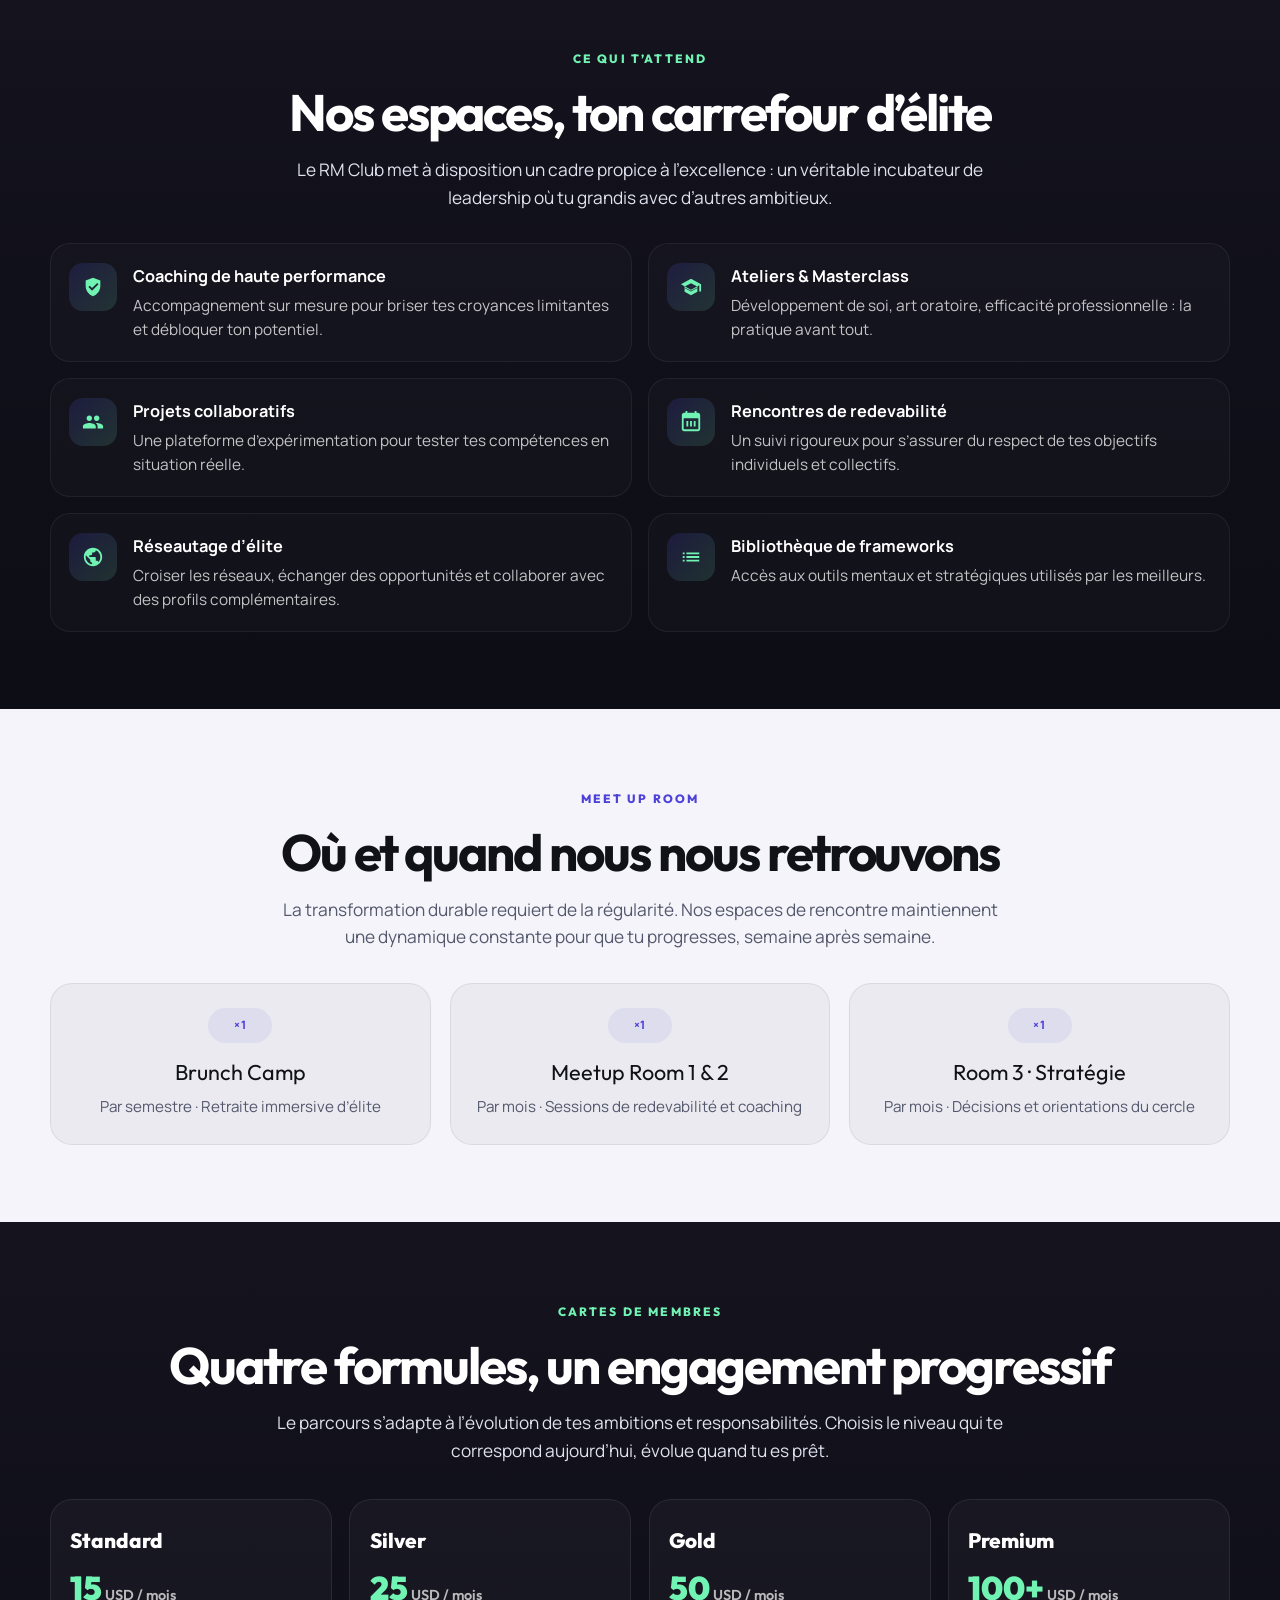
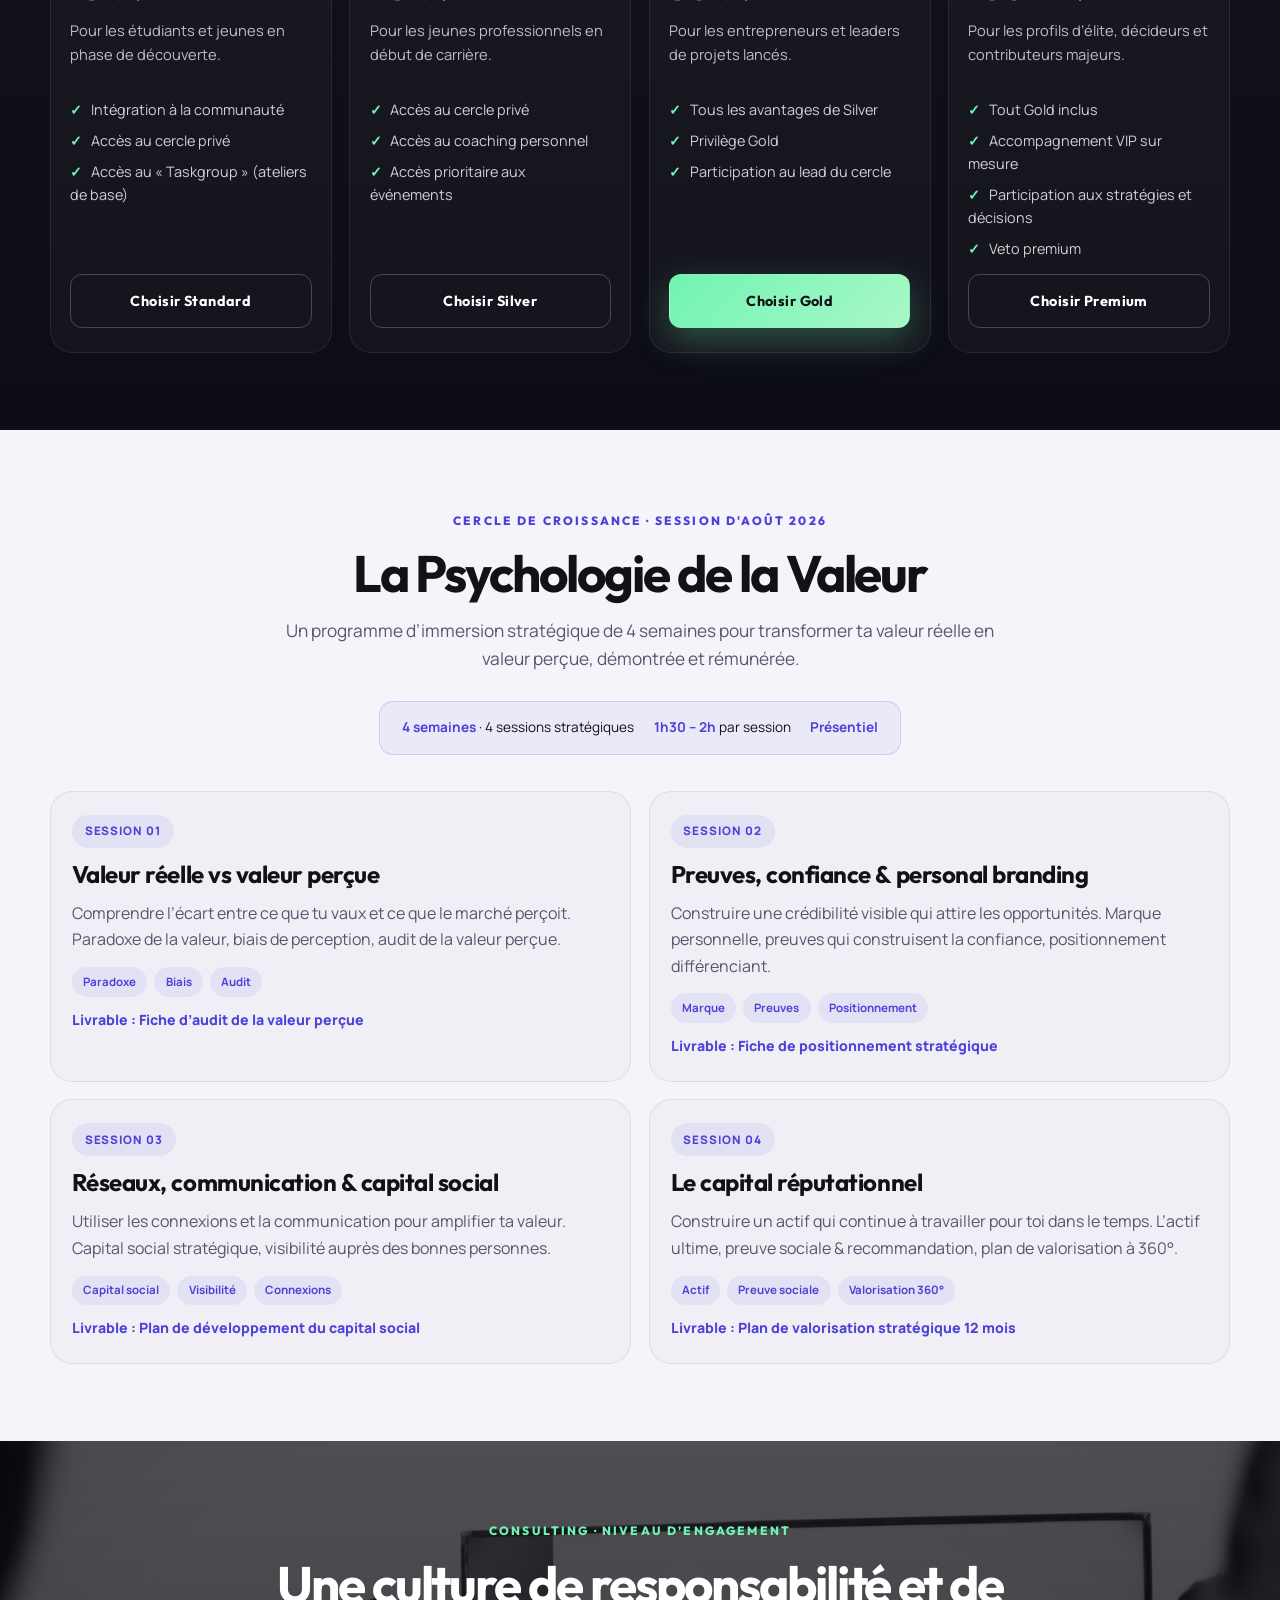
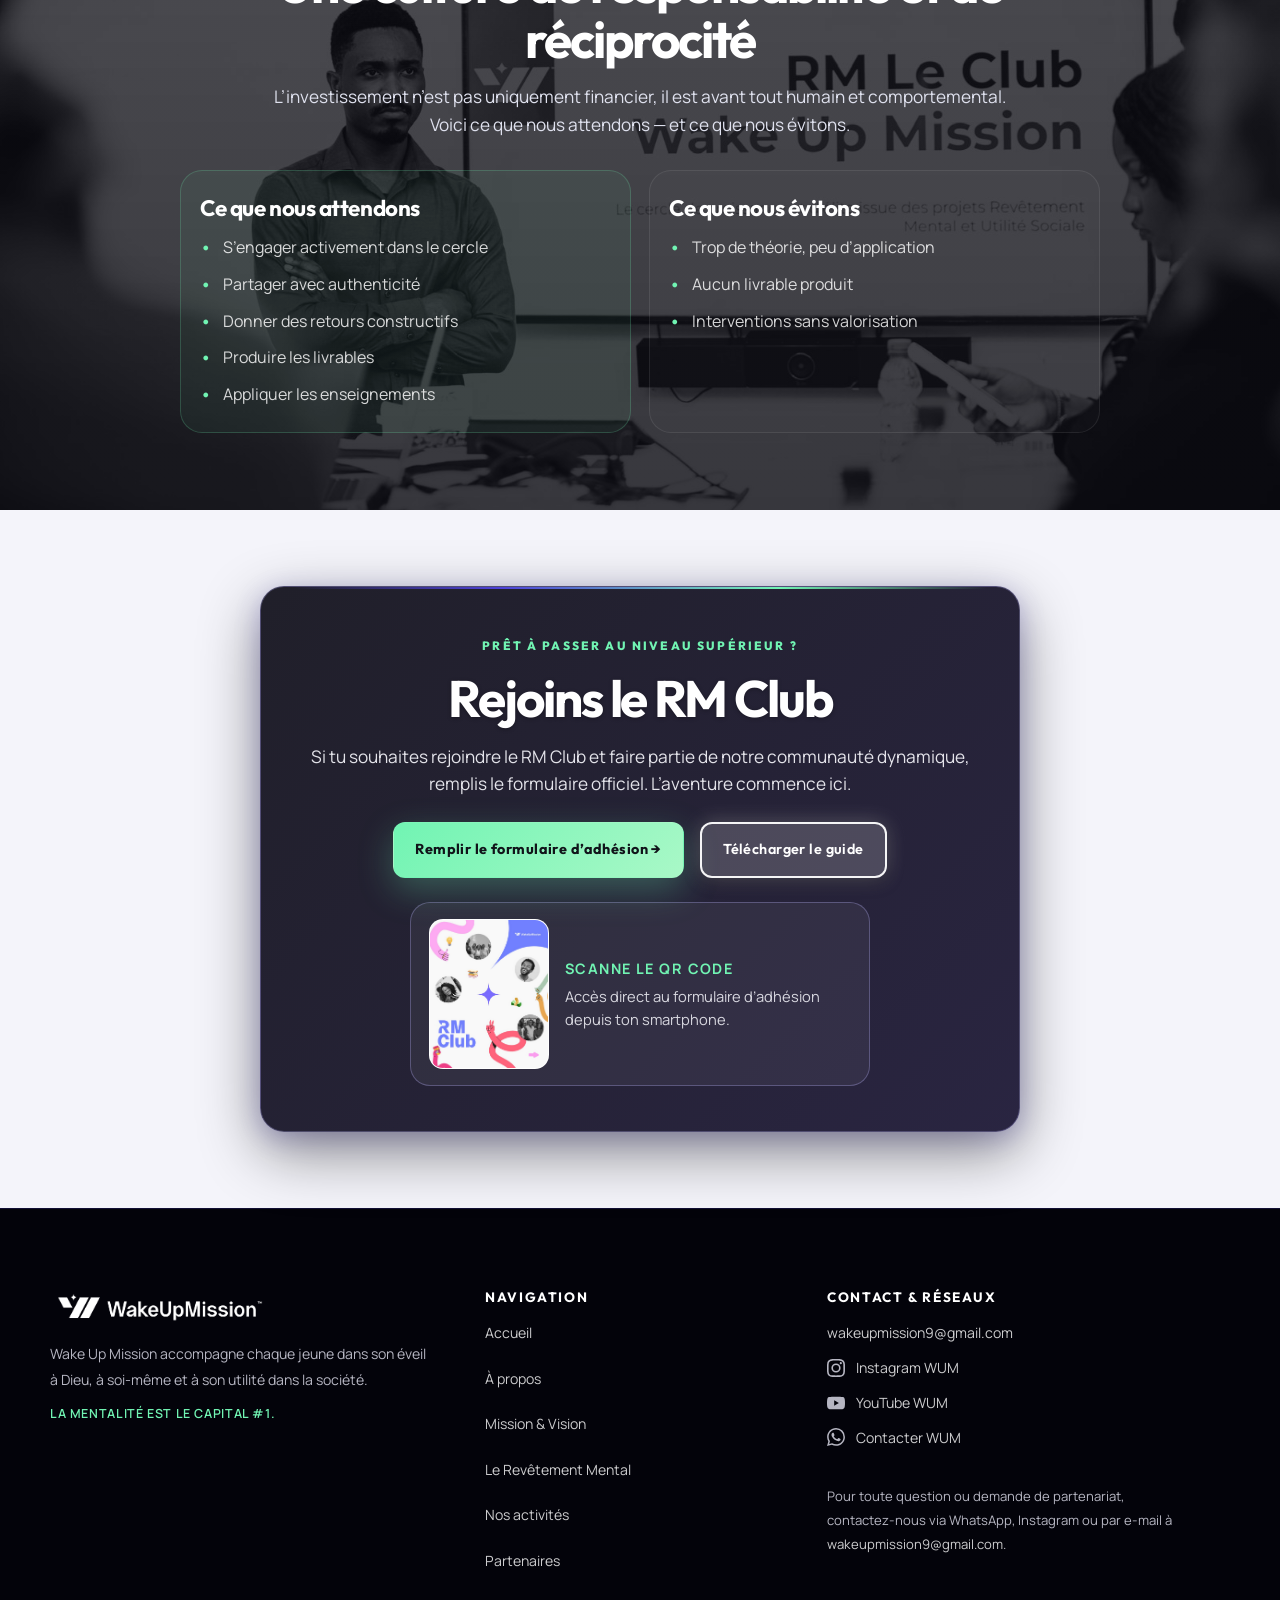
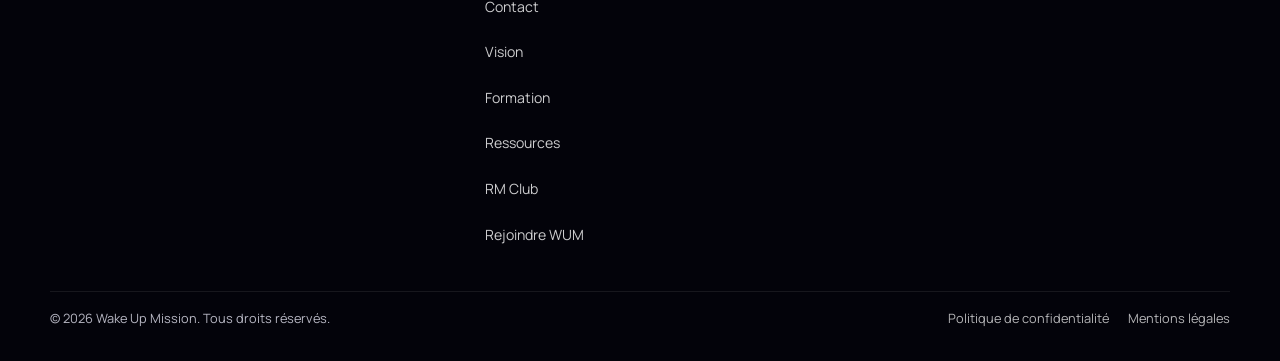
<file: RM_Club.html>
<!DOCTYPE html>
<html lang="fr">
<head>
  <meta charset="UTF-8" />
  <meta name="viewport" content="width=device-width, initial-scale=1.0" />
  <meta name="description" content="RM Club — Espace de Wake Up Mission prolongeant le Revêtement Mental, pédagogie centrale de WUM : mentalité, mission et utilité sociale." />
  <meta name="keywords" content="RM Club, Wake Up Mission, WUM, revêtement mental, utilité sociale, cercle de croissance, leadership, communauté" />
  <meta name="author" content="Wake Up Mission" />
  <meta property="og:title" content="RM Club | Wake Up Mission — Le cercle de croissance" />
  <meta property="og:description" content="Espace de Wake Up Mission prolongeant le Revêtement Mental. Mentalité, Mission, Utilité sociale." />
  <meta property="og:type" content="website" />
  <link rel="icon" href="LOGO_WUM_PNG-01.png" type="image/png" />
  <link rel="manifest" href="manifest.json" />
  <meta name="theme-color" content="#4D41D9" />

  <link rel="preconnect" href="https://fonts.googleapis.com" />
  <link rel="preconnect" href="https://fonts.gstatic.com" crossorigin />
  <link href="https://fonts.googleapis.com/css2?family=Outfit:wght@400;500;600;700;800;900&family=Manrope:wght@400;500;600;700;800&display=swap" rel="stylesheet" />

  <link rel="stylesheet" href="css/style.css" />

  <style>
    :root {
      --bg-dark: #0b0b12;
      --bg-dark-2: #12121a;
      --bg-soft: #f4f4fa;
      --panel: #161621;
      --white: #ffffff;
      --text: #111217;
      --text-soft: #54586c;
      --violet: #4d41d9;
      --violet-2: #803db4;
      --aqua: #71f4b3;
      --line: rgba(255,255,255,0.08);
      --muted: #dfe1ee;
    }

    * { box-sizing: border-box; }
    html { scroll-behavior: smooth; }
    body {
      margin: 0;
      font-family: 'Manrope', sans-serif;
      background: #0b0b12;
      color: #f4f4fa;
      line-height: 1.6;
    }
    img { max-width: 100%; display: block; }
    a { text-decoration: none; }
    p { margin: 0; }
    h1, h2, h3, h4 { margin: 0; font-family: 'Outfit', sans-serif; }

    .container {
      width: min(1200px, calc(100% - 2rem));
      margin: 0 auto;
    }

    .site-header {
      position: sticky;
      top: 0;
      z-index: 50;
      background: rgba(11, 11, 18, 0.82);
      backdrop-filter: blur(12px);
      border-bottom: 1px solid rgba(255,255,255,0.06);
    }
    .header-container {
      width: min(1200px, calc(100% - 2rem));
      margin: 0 auto;
      height: 76px;
      display: flex;
      align-items: center;
      justify-content: space-between;
      gap: 1rem;
    }
    .logo-link {
      display: flex;
      align-items: center;
      gap: 0.6rem;
      color: #fff;
      font-weight: 800;
      letter-spacing: 0.04em;
    }
    .logo-img {
      width: auto;
      height: 42px;
      object-fit: contain;
    }
    .nav-bureau {
      display: flex;
      align-items: center;
      gap: 0.35rem;
      flex-wrap: nowrap;
    }
    .nav-lien {
      color: rgba(255,255,255,0.82);
      font-size: 0.8rem;
      white-space: nowrap;
      font-weight: 600;
      transition: color 0.2s ease;
    }
    .nav-lien:hover, .nav-lien.actif { color: #fff; }
    .btn-nav-cta, .btn {
      display: inline-flex;
      align-items: center;
      justify-content: center;
      padding: 0.9rem 1.35rem;
      border-radius: 12px;
      font-weight: 700;
      font-family: 'Outfit', sans-serif;
      transition: 0.2s ease;
      border: 1px solid transparent;
      cursor: pointer;
    }
    .btn-nav-cta, .btn-aqua-liquide,
    .btn-primaire {
      background: linear-gradient(135deg, var(--aqua), #a9f8c7);
      color: #101319;
      box-shadow: 0 12px 35px rgba(113,244,179,0.28);
    }
    .btn-secondaire {
      background: rgba(255,255,255,0.08);
      border-color: rgba(255,255,255,0.2);
      color: #fff;
    }
    .btn-contour {
      border-color: rgba(255,255,255,0.22);
      background: transparent;
      color: #fff;
    }
    .btn:hover, .btn-nav-cta:hover { transform: translateY(-2px); }

    .toggle-mobile {
      display: none;
      width: 46px;
      height: 46px;
      border-radius: 12px;
      border: 1px solid rgba(255,255,255,0.12);
      background: rgba(255,255,255,0.03);
      padding: 0;
      flex-direction: column;
      justify-content: center;
      align-items: center;
      gap: 5px;
      cursor: pointer;
    }
    .toggle-mobile span {
      display: block;
      width: 18px;
      height: 2px;
      background: #fff;
      border-radius: 2px;
    }

    .menu-mobile {
      display: none;
      position: fixed;
      top: 76px;
      right: 1rem;
      width: min(320px, calc(100% - 2rem));
      padding: 1rem;
      background: rgba(18,18,26,0.97);
      border: 1px solid rgba(255,255,255,0.08);
      border-radius: 18px;
      box-shadow: 0 20px 60px rgba(0,0,0,0.35);
      z-index: 80;
      flex-direction: column;
      gap: 0.7rem;
    }
    .menu-mobile.ouvert { display: flex; right: 1rem; }
    .overlay-mobile { top: 76px; height: calc(100vh - 76px); z-index: 70; }
    .menu-mobile .nav-lien, .menu-mobile .btn-nav-cta {
      display: block;
      padding: 0.8rem 0.9rem;
      border-radius: 12px;
    }
    .menu-mobile .btn-nav-cta { margin-top: 0.3rem; }

    .entete-rmclub {
      position: relative;
      margin-top: 0;
      padding: clamp(2.5rem, 8vw, 5rem) clamp(1rem, 4vw, 2rem) clamp(2.5rem, 8vw, 5rem);
      background: #07070a;
      overflow: hidden;
      border-bottom: 1px solid rgba(255, 255, 255, 0.12);
    }
    .entete-photo {
      position: absolute;
      inset: 0;
      width: 100%;
      height: 100%;
      object-fit: cover;
      object-position: center 43%;
      opacity: 0.38;
      z-index: 0;
    }
    .entete-overlay {
      position: absolute;
      inset: 0;
      background: rgba(7, 7, 10, 0.64);
      pointer-events: none;
      z-index: 1;
    }
    .entete-rmclub .section-conteneur {
      position: relative;
      z-index: 3;
      width: min(920px, calc(100% - 2rem));
      margin: 0 auto;
      text-align: center;
    }
    .section-label {
      display: inline-block;
      font-size: 0.75rem;
      letter-spacing: 0.18em;
      text-transform: uppercase;
      color: var(--aqua);
      font-weight: 800;
      margin-bottom: 1rem;
    }
    .section-titre {
      font-size: clamp(2rem, 4vw, 3.2rem);
      line-height: 1.08;
      margin-bottom: 1rem;
      color: #ffffff;
      letter-spacing: -0.04em;
    }
    .section-intro {
      color: #dfe1ee;
      font-size: 1.08rem;
      max-width: 740px;
      margin: 0 auto;
    }
    .hero-cta {
      display: flex;
      justify-content: center;
      gap: 0.85rem;
      flex-wrap: wrap;
      margin-top: 1.8rem;
    }
    .btn-pdf {
      border: 2px solid rgba(255,255,255,0.95) !important;
      background: rgba(255,255,255,0.18) !important;
      box-shadow: 0 0 20px rgba(255,255,255,0.25), 0 4px 16px rgba(0,0,0,0.4) !important;
      font-weight: 600 !important;
      color: #fff !important;
    }
    .btn-pdf:hover {
      border-color: var(--aqua) !important;
      background: rgba(113,244,179,0.25) !important;
      box-shadow: 0 0 25px rgba(113,244,179,0.5), 0 6px 20px rgba(0,0,0,0.5) !important;
      transform: translateY(-2px) !important;
    }
    .rmclub-infoline {
      display: flex;
      justify-content: center;
      align-items: center;
      gap: 0.7rem;
      flex-wrap: wrap;
      margin-top: 1.3rem;
      color: rgba(255,255,255,0.8);
      font-size: 0.92rem;
    }
    .rmclub-infoline a {
      color: #fff;
      display: inline-flex;
      align-items: center;
      gap: 0.45rem;
      opacity: 0.95;
    }
    .rmclub-infoline svg { flex-shrink: 0; }
    .infoline-separateur { opacity: 0.5; }

    .section-fond-b {
      background: linear-gradient(180deg, #14131e 0%, #0d0d15 100%);
      color: #f4f4fa;
      padding: clamp(3rem, 6vw, 5rem) 0;
    }
    .consulting-section {
      background:
        linear-gradient(180deg, rgba(11, 11, 18, 0.72), rgba(11, 11, 18, 0.82)),
        url('Image/RM_Club_Img1.jpeg') center/cover no-repeat;
      color: #f4f4fa;
    }
    .section-fond-a {
      background: #f4f4fa;
      color: var(--text);
      padding: clamp(3rem, 6vw, 5rem) 0;
    }
    .section-fond-a .section-label { color: var(--violet); }
    .section-fond-a .section-titre { color: var(--text); }
    .section-fond-a .section-intro { color: var(--text-soft); }
    .section-conteneur {
      width: min(1180px, calc(100% - 2rem));
      margin: 0 auto;
    }
    .leitmotiv {
      max-width: 900px;
      margin: 0 auto;
      text-align: center;
      background: rgba(255,255,255,0.03);
      border: 1px solid rgba(255,255,255,0.06);
      border-radius: 22px;
      padding: clamp(1.5rem, 4vw, 2.5rem);
    }
    .leitmotiv p {
      font-family: 'Outfit', sans-serif;
      font-size: clamp(1.25rem, 2vw, 2rem);
      line-height: 1.45;
      color: #f4f4fa;
    }
    .leitmotiv .auteur {
      display: block;
      margin-top: 0.8rem;
      font-weight: 700;
      color: var(--aqua);
      font-size: 0.9rem;
      letter-spacing: 0.08em;
      text-transform: uppercase;
    }

    .piliers-grille {
      display: grid;
      grid-template-columns: repeat(3, minmax(0, 1fr));
      gap: 1.4rem;
      margin-top: 2.2rem;
    }
    .pilier-carte {
      background: rgba(255,255,255,0.7);
      border: 1px solid rgba(77,65,217,0.12);
      border-radius: 22px;
      padding: 1.5rem 1.4rem 1.35rem;
      box-shadow: 0 18px 45px rgba(17,18,23,0.05);
    }
    .pilier-numero {
      display: inline-flex;
      align-items: center;
      justify-content: center;
      width: 52px;
      height: 52px;
      border-radius: 14px;
      background: linear-gradient(135deg, rgba(77,65,217,0.12), rgba(128,61,180,0.1));
      color: var(--violet);
      font-weight: 900;
      letter-spacing: 0.08em;
      font-size: 0.72rem;
      margin-bottom: 1rem;
    }
    .pilier-titre {
      font-size: 1.35rem;
      margin-bottom: 0.8rem;
      color: var(--text);
    }
    .pilier-carte p {
      color: var(--text-soft);
      font-size: 0.98rem;
    }

    .espaces-liste {
      display: grid;
      grid-template-columns: repeat(2, minmax(0, 1fr));
      gap: 1rem;
      margin-top: 2rem;
    }
    .espace-item {
      display: flex;
      align-items: flex-start;
      gap: 1rem;
      background: rgba(255,255,255,0.02);
      border: 1px solid rgba(255,255,255,0.06);
      border-radius: 20px;
      padding: 1.2rem 1.1rem;
    }
    .espace-icone {
      width: 48px;
      height: 48px;
      flex-shrink: 0;
      display: flex;
      align-items: center;
      justify-content: center;
      background: linear-gradient(135deg, rgba(77,65,217,0.18), rgba(113,244,179,0.14));
      color: var(--aqua);
      border-radius: 14px;
    }
    .espace-texte {
      display: flex;
      flex-direction: column;
      gap: 0.3rem;
    }
    .espace-texte strong {
      font-size: 1.02rem;
      color: #fff;
    }
    .espace-texte span {
      color: rgba(255,255,255,0.75);
      font-size: 0.96rem;
      line-height: 1.55;
    }

    .meetup-grille {
      display: grid;
      grid-template-columns: repeat(3, minmax(0, 1fr));
      gap: 1.2rem;
      margin-top: 2rem;
    }
    .meetup-carte {
      background: rgba(17,18,23,0.04);
      border: 1px solid rgba(17,18,23,0.08);
      border-radius: 22px;
      padding: 1.5rem 1.2rem;
      text-align: center;
    }
    .meetup-carte .num {
      display: inline-flex;
      align-items: center;
      justify-content: center;
      min-width: 64px;
      padding: 0.5rem 0.75rem;
      border-radius: 999px;
      background: rgba(77,65,217,0.08);
      color: var(--violet);
      font-weight: 800;
      letter-spacing: 0.08em;
      margin-bottom: 0.8rem;
      font-size: 0.72rem;
      text-transform: uppercase;
    }
    .meetup-carte .nom {
      font-family: 'Outfit', sans-serif;
      font-size: 1.35rem;
      margin-bottom: 0.35rem;
      color: var(--text);
    }
    .meetup-carte .desc {
      color: var(--text-soft);
      font-size: 0.95rem;
      line-height: 1.6;
    }

    .formules-grille {
      display: grid;
      grid-template-columns: repeat(4, minmax(0, 1fr));
      gap: 1.1rem;
      margin-top: 2.2rem;
    }
    .formule-carte {
      background: rgba(255,255,255,0.03);
      border: 1px solid rgba(255,255,255,0.08);
      border-radius: 22px;
      padding: 1.5rem 1.2rem;
      display: flex;
      flex-direction: column;
      gap: 0.9rem;
    }
    .formule-nom {
      font-family: 'Outfit', sans-serif;
      font-size: 1.3rem;
      font-weight: 800;
      color: #fff;
    }
    .formule-prix {
      font-size: 2.05rem;
      line-height: 1;
      color: var(--aqua);
      font-weight: 900;
      font-family: 'Outfit', sans-serif;
    }
    .formule-prix small {
      font-size: 0.9rem;
      color: rgba(255,255,255,0.7);
      font-weight: 600;
    }
    .formule-profil {
      color: rgba(255,255,255,0.72);
      font-size: 0.92rem;
      min-height: 64px;
    }
    .formule-avantages {
      list-style: none;
      padding: 0;
      margin: 0;
      display: flex;
      flex-direction: column;
      gap: 0.5rem;
      color: rgba(255,255,255,0.8);
      font-size: 0.9rem;
    }
    .formule-avantages li::before {
      content: '✓';
      color: var(--aqua);
      margin-right: 0.55rem;
      font-weight: 800;
    }
    .formule-carte .btn {
      margin-top: auto;
    }

    .sessions-grille {
      display: grid;
      grid-template-columns: repeat(2, minmax(0, 1fr));
      gap: 1.1rem;
      margin-top: 2.2rem;
    }
    .session-carte {
      background: rgba(17,18,23,0.02);
      border: 1px solid rgba(17,18,23,0.08);
      border-radius: 22px;
      padding: 1.45rem 1.3rem;
    }
    .session-num {
      display: inline-flex;
      align-items: center;
      padding: 0.45rem 0.8rem;
      border-radius: 999px;
      background: rgba(77,65,217,0.08);
      color: var(--violet);
      font-size: 0.73rem;
      letter-spacing: 0.08em;
      text-transform: uppercase;
      font-weight: 800;
      margin-bottom: 0.75rem;
    }
    .session-titre {
      color: var(--text);
      font-size: 1.5rem;
      margin-bottom: 0.7rem;
    }
    .session-carte p {
      color: var(--text-soft);
      line-height: 1.65;
    }
    .session-themes {
      display: flex;
      flex-wrap: wrap;
      gap: 0.45rem;
      margin-top: 0.9rem;
      margin-bottom: 0.7rem;
    }
    .session-themes span {
      display: inline-flex;
      background: rgba(77,65,217,0.07);
      color: var(--violet);
      border-radius: 999px;
      padding: 0.35rem 0.7rem;
      font-size: 0.72rem;
      font-weight: 700;
    }
    .session-livrable {
      color: var(--violet) !important;
      font-weight: 800;
      font-size: 0.88rem;
    }

    .engagement-grille {
      display: grid;
      grid-template-columns: repeat(2, minmax(0, 1fr));
      gap: 1.1rem;
      margin-top: 2rem;
    }
    .engagement-carte {
      background: rgba(255,255,255,0.03);
      border: 1px solid rgba(255,255,255,0.08);
      border-radius: 22px;
      padding: 1.5rem 1.2rem;
    }
    .engagement-carte h3 {
      color: var(--white);
      font-size: 1.4rem;
      margin-bottom: 0.8rem;
    }
    .engagement-carte ul {
      list-style: none;
      padding: 0;
      margin: 0;
      display: flex;
      flex-direction: column;
      gap: 0.7rem;
      color: rgba(255,255,255,0.82);
    }
    .engagement-carte ul li::before {
      content: '•';
      margin-right: 0.7rem;
      color: var(--aqua);
      font-weight: 900;
    }
    .engagement-carte.attendu {
      background: rgba(113,244,179,0.05);
      border-color: rgba(113,244,179,0.2);
    }
    .engagement-carte.evite {
      background: rgba(255,255,255,0.02);
      border-color: rgba(255,255,255,0.08);
    }

    .cta-panel {
      position: relative;
      background: linear-gradient(135deg, rgba(20,19,30,0.95) 0%, rgba(30,25,55,0.95) 100%);
      border: 1px solid rgba(184,179,255,0.30);
      border-radius: 24px;
      padding: clamp(1.5rem, 4vw, 2.8rem) clamp(1.25rem, 4vw, 2.4rem);
      text-align: center;
      box-shadow: 0 20px 60px rgba(0,0,0,0.45), 0 6px 24px rgba(77,65,217,0.25);
      overflow: hidden;
      color: #f4f4fa;
    }
    .cta-panel::before {
      content: "";
      position: absolute;
      top: 0;
      left: 32px;
      right: 32px;
      height: 2px;
      background: linear-gradient(90deg, transparent, #4d41d9 30%, #71f4b3 70%, transparent);
      border-radius: 0 0 2px 2px;
    }
    .cta-panel .section-label { color: var(--aqua); }
    .cta-panel .section-titre { color: #fff; text-shadow: 0 1px 4px rgba(0,0,0,0.3); }
    .cta-panel .section-intro { color: rgba(244,244,250,0.92); }
    .cta-actions {
      display: flex;
      justify-content: center;
      gap: 1rem;
      flex-wrap: wrap;
      margin-top: 1.5rem;
    }
    .qr-bloc {
      display: flex;
      gap: 1rem;
      align-items: center;
      justify-content: center;
      margin: 1.5rem auto 0;
      max-width: 460px;
      background: rgba(255,255,255,0.06);
      border: 1px solid rgba(184,179,255,0.30);
      border-radius: 20px;
      padding: 1rem 1.1rem;
    }
    .qr-bloc img {
      width: 150px;
      height: 150px;
      object-fit: cover;
      object-position: center 78%;
      border-radius: 14px;
      border: 1px solid rgba(255,255,255,0.14);
      background: #fff;
    }
    .qr-texte {
      text-align: left;
      display: flex;
      flex-direction: column;
      gap: 0.35rem;
      color: rgba(244,244,250,0.85);
    }
    .qr-texte strong {
      color: var(--aqua);
      font-size: 0.9rem;
      letter-spacing: 0.1em;
      text-transform: uppercase;
    }
    .qr-texte span {
      line-height: 1.55;
      font-size: 0.92rem;
    }

    footer {
      background: #0b0b12;
      color: rgba(255,255,255,0.8);
      padding: 3rem 0 1.5rem;
      border-top: 1px solid rgba(255,255,255,0.08);
    }
    .footer-grille {
      width: min(1180px, calc(100% - 2rem));
      margin: 0 auto;
      display: grid;
      grid-template-columns: 1.3fr 1fr 1.3fr;
      gap: 2rem;
    }
    .footer-marque, .footer-liens, .footer-contact { color: rgba(255,255,255,0.8); }
    .footer-marque p, .footer-contact p { line-height: 1.8; }
    .footer-liens h4, .footer-contact h4 { color: #fff; margin-bottom: 0.9rem; }
    .footer-liens ul {
      list-style: none; padding: 0; margin: 0;
      display: grid; gap: 0.5rem;
    }
    .footer-liens a, .footer-contact a { color: rgba(255,255,255,0.8); }
    .slogan {
      display: inline-block;
      margin-top: 0.7rem;
      color: #71f4b3;
      font-weight: 700;
      font-size: 0.85rem;
      letter-spacing: 0.06em;
      text-transform: uppercase;
    }
    .footer-bas {
      width: min(1180px, calc(100% - 2rem));
      margin: 2rem auto 0;
      padding-top: 1rem;
      border-top: 1px solid rgba(255,255,255,0.08);
      display: flex;
      justify-content: space-between;
      gap: 1rem;
      flex-wrap: wrap;
      font-size: 0.86rem;
      color: rgba(255,255,255,0.7);
    }
    .footer-bas a { color: rgba(255,255,255,0.7); }
    .icone-reseau {
      display: flex;
      align-items: center;
      gap: 0.7rem;
      margin-bottom: 0.5rem;
    }
    .icone-reseau svg { flex-shrink: 0; }

    @media (max-width: 980px) {
      .piliers-grille,
      .formules-grille,
      .meetup-grille,
      .sessions-grille,
      .engagement-grille,
      .footer-grille {
        grid-template-columns: 1fr 1fr;
      }
      .footer-grille { grid-template-columns: 1fr; }
    }

    @media (max-width: 1100px) {
      .nav-bureau { display: none; }
      .toggle-mobile { display: inline-flex; }
    }

    @media (max-width: 760px) {
      .nav-bureau { display: none; }
      .toggle-mobile { display: inline-flex; }
      .hero-cta { flex-direction: column; align-items: stretch; }
      .hero-cta .btn, .cta-actions .btn { width: 100%; }
      .piliers-grille,
      .espaces-liste,
      .formules-grille,
      .meetup-grille,
      .sessions-grille,
      .engagement-grille { grid-template-columns: 1fr; }
      .qr-bloc { flex-direction: column; }
      .qr-bloc img { width: 120px; height: 120px; }
      .footer-bas { flex-direction: column; }
    }
  </style>

  <title>RM Club | Wake Up Mission — Le cercle de croissance</title>
</head>
<body>
  <header id="site-header" class="site-header">
    <div class="header-container">
      <a href="index.html" class="logo-link" aria-label="Wake Up Mission - Accueil">
        <img src="LOGO_WUM_PNG-01.png" alt="Logo Wake Up Mission" class="logo-img" />
      </a>

      <nav class="nav-bureau" aria-label="Navigation principale">
        <a href="index.html" class="nav-lien">Accueil</a>
        <a href="a-propos.html" class="nav-lien">À propos</a>
        <a href="mission.html" class="nav-lien">Mission &amp; Vision</a>
        <a href="revetement-mental.html" class="nav-lien actif">Le Revêtement Mental</a>
        <a href="activites.html" class="nav-lien">Nos activités</a>
        <a href="partenaires.html" class="nav-lien">Partenaires</a>
        <a href="contact.html" class="nav-lien">Contact</a>
      </nav>

      <button class="toggle-mobile" id="toggle-menu-mobile" aria-label="Ouvrir le menu" aria-expanded="false" aria-controls="menu-mobile">
        <span></span>
        <span></span>
        <span></span>
      </button>
    </div>
  </header>

  <div class="overlay-mobile" id="overlay-mobile"></div>
  <nav class="menu-mobile" id="menu-mobile" aria-label="Navigation mobile">
    <a href="index.html" class="nav-lien">Accueil</a>
    <a href="a-propos.html" class="nav-lien">À propos</a>
    <a href="mission.html" class="nav-lien">Mission &amp; Vision</a>
    <a href="revetement-mental.html" class="nav-lien actif">Le Revêtement Mental</a>
    <a href="activites.html" class="nav-lien">Nos activités</a>
    <a href="partenaires.html" class="nav-lien">Partenaires</a>
    <a href="contact.html" class="nav-lien">Contact</a>
  </nav>

  <main id="contenu-principal">
    <section class="entete-rmclub" aria-labelledby="titre-rmclub">
      <img class="entete-photo" src="Image/RM_Club_Img1.jpeg" alt="Un membre du RM Club présente son espace d’apprentissage lors d’une rencontre." width="1600" height="1066" decoding="async" />
      <div class="entete-overlay" aria-hidden="true"></div>

      <div class="section-conteneur">
        <span class="section-label">Le Clubhouse de WUM</span>
        <h1 id="titre-rmclub" class="section-titre">
          Rejoins-nous au <span style="color:#71f4b3;">RM Club</span> !
        </h1>
        <p class="section-intro" style="color:#ECECF4;">
          Le cercle privé de croissance continue du mouvement, où chaque membre
          transforme sa mentalité, clarifie sa mission et déploie son utilité sociale
          au sein d’une communauté fraternelle, structurée et ambitieuse.
          Un espace d’élite pour penser grand, agir juste et grandir ensemble.
        </p>

        <div class="hero-cta">
          <a href="https://forms.zohopublic.com/wakeupmission1/form/ClubMembershipForm/formperma/sBjpe2D2tMPluEPhTwTMXm3fXIa6DodfKpU9rxoXLg8" target="_blank" rel="noopener noreferrer" class="btn btn-aqua-liquide">
            S'inscrire au RM Club →
          </a>
          <a href="What%20is%20the%20RM%20Club.pdf" download class="btn btn-pdf">
            Télécharger le guide PDF
          </a>
        </div>

        <div class="rmclub-infoline">
          <a href="https://whatsapp.com/channel/0029VaKUHvOHwXbCToImi23K" target="_blank" rel="noopener noreferrer">
            <svg viewBox="0 0 24 24" width="18" height="18" fill="currentColor" aria-hidden="true"><path d="M17.472 14.382c-.297-.149-1.758-.867-2.03-.967-.273-.099-.471-.148-.67.15-.197.297-.767.966-.94 1.164-.173.199-.347.223-.644.075-.297-.15-1.255-.463-2.39-1.475-.883-.788-1.48-1.761-1.653-2.059-.173-.297-.018-.458.13-.606.134-.133.298-.347.446-.52.149-.174.198-.298.298-.497.099-.198.05-.371-.025-.52-.075-.149-.669-1.612-.916-2.207-.242-.579-.487-.5-.669-.51-.173-.008-.371-.01-.57-.01-.198 0-.52.074-.792.372-.272.297-1.04 1.016-1.04 2.479 0 1.462 1.065 2.875 1.213 3.074.149.198 2.096 3.2 5.077 4.487.709.306 1.262.489 1.694.625.712.227 1.36.195 1.871.118.571-.085 1.758-.719 2.006-1.413.248-.694.248-1.289.173-1.413-.074-.124-.272-.198-.57-.347m-5.421 7.403h-.004a9.87 9.87 0 01-5.031-1.378l-.361-.214-3.741.982.998-3.648-.235-.374a9.86 9.86 0 01-1.51-5.26c.001-5.45 4.436-9.884 9.888-9.884 2.64 0 5.122 1.03 6.988 2.898a9.825 9.825 0 012.893 6.994c-.003 5.45-4.437 9.884-9.885 9.884m8.413-18.297A11.815 11.815 0 0012.05 0C5.495 0 .16 5.335.157 11.892c0 2.096.547 4.142 1.588 5.945L.057 24l6.305-1.654a11.882 11.882 0 005.683 1.448h.005c6.554 0 11.89-5.335 11.893-11.893a11.821 11.821 0 00-3.48-8.413Z"></path></svg>
            Infoline WhatsApp
          </a>
          <span class="infoline-separateur" aria-hidden="true">•</span>
          <a href="https://www.instagram.com/wum_rmclub?igsh=MWlxNnR0d2VkY3B4bg%3D%3D" target="_blank" rel="noopener noreferrer">
            <svg viewBox="0 0 24 24" width="18" height="18" fill="currentColor" aria-hidden="true"><path d="M12 2.163c3.204 0 3.584.012 4.85.07 3.252.148 4.771 1.691 4.919 4.919.058 1.265.069 1.645.069 4.849 0 3.205-.012 3.584-.069 4.849-.149 3.225-1.664 4.771-4.919 4.919-1.266.058-1.644.07-4.85.07-3.204 0-3.584-.012-4.849-.07-3.26-.149-4.771-1.699-4.919-4.92-.058-1.265-.07-1.644-.07-4.849 0-3.204.013-3.583.07-4.849.149-3.227 1.664-4.771 4.919-4.919 1.266-.057 1.645-.069 4.849-.069zM12 0C8.741 0 8.333.014 7.053.072 2.695.272.273 2.69.073 7.052.014 8.333 0 8.741 0 12c0 3.259.014 3.668.072 4.948.2 4.358 2.618 6.78 6.98 6.98C8.333 23.986 8.741 24 12 24c3.259 0 3.668-.014 4.948-.072 4.354-.2 6.782-2.618 6.979-6.98.059-1.28.073-1.689.073-4.948 0-3.259-.014-3.667-.072-4.947-.196-4.354-2.617-6.78-6.979-6.98C15.668.014 15.259 0 12 0zm0 5.838a6.162 6.162 0 100 12.324 6.162 6.162 0 000-12.324zM12 16a4 4 0 110-8 4 4 0 010 8zm6.406-11.845a1.44 1.44 0 100 2.881 1.44 1.44 0 000-2.881z"></path></svg>
            RM Club Instagram
          </a>
        </div>
      </div>
    </section>

    <section class="section-fond-b" aria-label="Leitmotiv du RM Club" style="padding-top: clamp(1.75rem, 5vw, 2.5rem); padding-bottom: clamp(1.75rem, 5vw, 2.5rem);">
      <div class="section-conteneur" style="max-width: 900px; padding-top: 0;">
        <div class="leitmotiv">
          <p>
            « Nous croyons qu’une société change lorsque des personnes changent.
            C’est pourquoi le RM Club forme des jeunes qui choisissent de transformer leur mentalité,
            de découvrir leur mission et de devenir une réponse concrète aux défis de leur génération. »
          </p>
          <span class="auteur">— Vision WUM</span>
        </div>
      </div>
    </section>

    <section class="section-fond-a" aria-labelledby="titre-piliers">
      <div class="section-conteneur">
        <div style="text-align:center;">
          <span class="section-label">Le triangle de croissance</span>
          <h2 class="section-titre" id="titre-piliers">Trois piliers, un seul mouvement</h2>
          <p class="section-intro">
            Le RM Club s’articule autour de trois dimensions indissociables : transformer
            sa mentalité, clarifier sa mission, déployer son utilité sociale.
          </p>
        </div>

        <div class="piliers-grille">
          <div class="pilier-carte">
            <div class="pilier-numero">01</div>
            <h3 class="pilier-titre">Transformation mentale</h3>
            <p>
              Briser les croyances limitantes, maîtriser les frameworks avancés du Revêtement Mental,
              exercices de productivité et de mind pattern, visualisation et analyse des croyances diffuses.
            </p>
          </div>

          <div class="pilier-carte">
            <div class="pilier-numero">02</div>
            <h3 class="pilier-titre">Clarification de mission</h3>
            <p>
              Trouver son cap, définir son positionnement, aligner ses actions avec un sens profond.
              Parce que refuser de vivre sans cap, c’est choisir la plénitude.
            </p>
          </div>

          <div class="pilier-carte">
            <div class="pilier-numero">03</div>
            <h3 class="pilier-titre">Utilité sociale</h3>
            <p>
              Passer de l’intention à l’action. Expérimenter ses compétences managériales
              et entrepreneuriales en situation réelle, au service d’un impact collectif.
            </p>
          </div>
        </div>
      </div>
    </section>

    <section class="section-fond-b" aria-labelledby="titre-espaces">
      <div class="section-conteneur">
        <div style="text-align:center;">
          <span class="section-label">Ce qui t’attend</span>
          <h2 class="section-titre" id="titre-espaces">Nos espaces, ton carrefour d’élite</h2>
          <p class="section-intro" style="margin-bottom:0.5rem;">
            Le RM Club met à disposition un cadre propice à l’excellence :
            un véritable incubateur de leadership où tu grandis avec d’autres ambitieux.
          </p>
        </div>

        <div class="espaces-liste">
          <div class="espace-item">
            <div class="espace-icone">
              <svg viewBox="0 0 24 24" width="22" height="22" fill="currentColor" aria-hidden="true"><path d="M12 2L4 5v6c0 5 3.5 9.7 8 11 4.5-1.3 8-6 8-11V5l-8-3zm-1 14l-4-4 1.4-1.4L11 13.2l5.6-5.6L18 9l-7 7z"></path></svg>
            </div>
            <div class="espace-texte">
              <strong>Coaching de haute performance</strong>
              <span>Accompagnement sur mesure pour briser tes croyances limitantes et débloquer ton potentiel.</span>
            </div>
          </div>

          <div class="espace-item">
            <div class="espace-icone">
              <svg viewBox="0 0 24 24" width="22" height="22" fill="currentColor" aria-hidden="true"><path d="M12 3L1 9l11 6 9-4.91V17h2V9L12 3zm0 13.18L4.21 12 12 7.82 19.79 12 12 16.18zM5 13.18v4L12 21l7-3.82v-4L12 17l-7-3.82z"></path></svg>
            </div>
            <div class="espace-texte">
              <strong>Ateliers &amp; Masterclass</strong>
              <span>Développement de soi, art oratoire, efficacité professionnelle : la pratique avant tout.</span>
            </div>
          </div>

          <div class="espace-item">
            <div class="espace-icone">
              <svg viewBox="0 0 24 24" width="22" height="22" fill="currentColor" aria-hidden="true"><path d="M16 11c1.66 0 2.99-1.34 2.99-3S17.66 5 16 5s-3 1.34-3 3 1.34 3 3 3zm-8 0c1.66 0 2.99-1.34 2.99-3S9.66 5 8 5 5 6.34 5 8s1.34 3 3 3zm0 2c-2.33 0-7 1.17-7 3.5V19h14v-2.5c0-2.33-4.67-3.5-7-3.5zm8 0c-.29 0-.62.02-.97.05 1.16.84 1.97 1.97 1.97 3.45V19h6v-2.5c0-2.33-4.67-3.5-7-3.5z"></path></svg>
            </div>
            <div class="espace-texte">
              <strong>Projets collaboratifs</strong>
              <span>Une plateforme d’expérimentation pour tester tes compétences en situation réelle.</span>
            </div>
          </div>

          <div class="espace-item">
            <div class="espace-icone">
              <svg viewBox="0 0 24 24" width="22" height="22" fill="currentColor" aria-hidden="true"><path d="M9 11H7v6h2v-6zm4 0h-2v6h2v-6zm4 0h-2v6h2v-6zm2.5-9H18V0h-2v2H8V0H6v2H4.5C3.11 2 2.01 3.11 2.01 4.5L2 19.5C2 20.89 3.11 22 4.5 22h15c1.39 0 2.5-1.11 2.5-2.5v-15C22 3.11 20.89 2 19.5 2zM20 19.5c0 .28-.22.5-.5.5h-15c-.28 0-.5-.22-.5-.5V8h16v11.5z"></path></svg>
            </div>
            <div class="espace-texte">
              <strong>Rencontres de redevabilité</strong>
              <span>Un suivi rigoureux pour s’assurer du respect de tes objectifs individuels et collectifs.</span>
            </div>
          </div>

          <div class="espace-item">
            <div class="espace-icone">
              <svg viewBox="0 0 24 24" width="22" height="22" fill="currentColor" aria-hidden="true"><path d="M12 2C6.48 2 2 6.48 2 12s4.48 10 10 10 10-4.48 10-10S17.52 2 12 2zm-1 17.93c-3.95-.49-7-3.85-7-7.93 0-.62.08-1.21.21-1.79L9 15v1c0 1.1.9 2 2 2v1.93zm6.9-2.54c-.26-.81-1-1.39-1.9-1.39h-1v-3c0-.55-.45-1-1-1H8v-2h2c.55 0 1-.45 1-1V7h2c1.1 0 2-.9 2-2v-.41c2.93 1.19 5 4.06 5 7.41 0 2.08-.8 3.97-2.1 5.39z"></path></svg>
            </div>
            <div class="espace-texte">
              <strong>Réseautage d’élite</strong>
              <span>Croiser les réseaux, échanger des opportunités et collaborer avec des profils complémentaires.</span>
            </div>
          </div>

          <div class="espace-item">
            <div class="espace-icone">
              <svg viewBox="0 0 24 24" width="22" height="22" fill="currentColor" aria-hidden="true"><path d="M3 13h2v-2H3v2zm0 4h2v-2H3v2zm0-8h2V7H3v2zm4 4h14v-2H7v2zm0 4h14v-2H7v2zM7 7v2h14V7H7z"></path></svg>
            </div>
            <div class="espace-texte">
              <strong>Bibliothèque de frameworks</strong>
              <span>Accès aux outils mentaux et stratégiques utilisés par les meilleurs.</span>
            </div>
          </div>
        </div>
      </div>
    </section>

    <section class="section-fond-a" aria-labelledby="titre-meetup">
      <div class="section-conteneur">
        <div style="text-align:center;">
          <span class="section-label">Meet Up Room</span>
          <h2 class="section-titre" id="titre-meetup">Où et quand nous nous retrouvons</h2>
          <p class="section-intro" style="margin-bottom:0.5rem;">
            La transformation durable requiert de la régularité. Nos espaces de rencontre
            maintiennent une dynamique constante pour que tu progresses, semaine après semaine.
          </p>
        </div>

        <div class="meetup-grille">
          <div class="meetup-carte">
            <div class="num">×1</div>
            <div class="nom">Brunch Camp</div>
            <div class="desc">Par semestre · Retraite immersive d’élite</div>
          </div>
          <div class="meetup-carte">
            <div class="num">×1</div>
            <div class="nom">Meetup Room 1 &amp; 2</div>
            <div class="desc">Par mois · Sessions de redevabilité et coaching</div>
          </div>
          <div class="meetup-carte">
            <div class="num">×1</div>
            <div class="nom">Room 3 · Stratégie</div>
            <div class="desc">Par mois · Décisions et orientations du cercle</div>
          </div>
        </div>
      </div>
    </section>

    <section class="section-fond-b" aria-labelledby="titre-formules">
      <div class="section-conteneur">
        <div style="text-align:center;">
          <span class="section-label">Cartes de membres</span>
          <h2 class="section-titre" id="titre-formules">Quatre formules, un engagement progressif</h2>
          <p class="section-intro" style="margin-bottom:0.5rem;">
            Le parcours s’adapte à l’évolution de tes ambitions et responsabilités.
            Choisis le niveau qui te correspond aujourd’hui, évolue quand tu es prêt.
          </p>
        </div>

        <div class="formules-grille">
          <div class="formule-carte">
            <div class="formule-nom">Standard</div>
            <div class="formule-prix">15<small> USD / mois</small></div>
            <p class="formule-profil">Pour les étudiants et jeunes en phase de découverte.</p>
            <ul class="formule-avantages">
              <li>Intégration à la communauté</li>
              <li>Accès au cercle privé</li>
              <li>Accès au « Taskgroup » (ateliers de base)</li>
            </ul>
            <a href="https://forms.zohopublic.com/wakeupmission1/form/ClubMembershipForm/formperma/sBjpe2D2tMPluEPhTwTMXm3fXIa6DodfKpU9rxoXLg8" target="_blank" rel="noopener noreferrer" class="btn btn-contour">Choisir Standard</a>
          </div>

          <div class="formule-carte">
            <div class="formule-nom">Silver</div>
            <div class="formule-prix">25<small> USD / mois</small></div>
            <p class="formule-profil">Pour les jeunes professionnels en début de carrière.</p>
            <ul class="formule-avantages">
              <li>Accès au cercle privé</li>
              <li>Accès au coaching personnel</li>
              <li>Accès prioritaire aux événements</li>
            </ul>
            <a href="https://forms.zohopublic.com/wakeupmission1/form/ClubMembershipForm/formperma/sBjpe2D2tMPluEPhTwTMXm3fXIa6DodfKpU9rxoXLg8" target="_blank" rel="noopener noreferrer" class="btn btn-contour">Choisir Silver</a>
          </div>

          <div class="formule-carte">
            <div class="formule-nom">Gold</div>
            <div class="formule-prix">50<small> USD / mois</small></div>
            <p class="formule-profil">Pour les entrepreneurs et leaders de projets lancés.</p>
            <ul class="formule-avantages">
              <li>Tous les avantages de Silver</li>
              <li>Privilège Gold</li>
              <li>Participation au lead du cercle</li>
            </ul>
            <a href="https://forms.zohopublic.com/wakeupmission1/form/ClubMembershipForm/formperma/sBjpe2D2tMPluEPhTwTMXm3fXIa6DodfKpU9rxoXLg8" target="_blank" rel="noopener noreferrer" class="btn btn-aqua-liquide">Choisir Gold</a>
          </div>

          <div class="formule-carte">
            <div class="formule-nom">Premium</div>
            <div class="formule-prix">100+<small> USD / mois</small></div>
            <p class="formule-profil">Pour les profils d’élite, décideurs et contributeurs majeurs.</p>
            <ul class="formule-avantages">
              <li>Tout Gold inclus</li>
              <li>Accompagnement VIP sur mesure</li>
              <li>Participation aux stratégies et décisions</li>
              <li>Veto premium</li>
            </ul>
            <a href="https://forms.zohopublic.com/wakeupmission1/form/ClubMembershipForm/formperma/sBjpe2D2tMPluEPhTwTMXm3fXIa6DodfKpU9rxoXLg8" target="_blank" rel="noopener noreferrer" class="btn btn-contour">Choisir Premium</a>
          </div>
        </div>
      </div>
    </section>

    <section class="section-fond-a" aria-labelledby="titre-cercle">
      <div class="section-conteneur">
        <div style="text-align:center;">
          <span class="section-label">Cercle de Croissance · Session d'Août 2026</span>
          <h2 class="section-titre" id="titre-cercle">La Psychologie de la Valeur</h2>
          <p class="section-intro" style="margin-bottom:0.5rem;">
            Un programme d’immersion stratégique de 4 semaines pour transformer
            ta valeur réelle en valeur perçue, démontrée et rémunérée.
          </p>
          <div style="display:inline-flex; gap:1.2rem; justify-content:center; flex-wrap:wrap; margin-top:1.3rem; padding:0.95rem 1.4rem; background:rgba(77,65,217,0.06); border:1px solid rgba(77,65,217,0.18); border-radius:14px;">
            <span style="font-size:0.85rem; color:#121218;"><strong style="color:#4D41D9;">4 semaines</strong> · 4 sessions stratégiques</span>
            <span style="font-size:0.85rem; color:#121218;"><strong style="color:#4D41D9;">1h30 – 2h</strong> par session</span>
            <span style="font-size:0.85rem; color:#121218;"><strong style="color:#4D41D9;">Présentiel</strong></span>
          </div>
        </div>

        <div class="sessions-grille">
          <div class="session-carte">
            <div class="session-num">Session 01</div>
            <h3 class="session-titre">Valeur réelle vs valeur perçue</h3>
            <p>
              Comprendre l’écart entre ce que tu vaux et ce que le marché perçoit.
              Paradoxe de la valeur, biais de perception, audit de la valeur perçue.
            </p>
            <div class="session-themes">
              <span>Paradoxe</span><span>Biais</span><span>Audit</span>
            </div>
            <p class="session-livrable">Livrable : Fiche d’audit de la valeur perçue</p>
          </div>

          <div class="session-carte">
            <div class="session-num">Session 02</div>
            <h3 class="session-titre">Preuves, confiance &amp; personal branding</h3>
            <p>
              Construire une crédibilité visible qui attire les opportunités.
              Marque personnelle, preuves qui construisent la confiance, positionnement différenciant.
            </p>
            <div class="session-themes">
              <span>Marque</span><span>Preuves</span><span>Positionnement</span>
            </div>
            <p class="session-livrable">Livrable : Fiche de positionnement stratégique</p>
          </div>

          <div class="session-carte">
            <div class="session-num">Session 03</div>
            <h3 class="session-titre">Réseaux, communication &amp; capital social</h3>
            <p>
              Utiliser les connexions et la communication pour amplifier ta valeur.
              Capital social stratégique, visibilité auprès des bonnes personnes.
            </p>
            <div class="session-themes">
              <span>Capital social</span><span>Visibilité</span><span>Connexions</span>
            </div>
            <p class="session-livrable">Livrable : Plan de développement du capital social</p>
          </div>

          <div class="session-carte">
            <div class="session-num">Session 04</div>
            <h3 class="session-titre">Le capital réputationnel</h3>
            <p>
              Construire un actif qui continue à travailler pour toi dans le temps.
              L’actif ultime, preuve sociale &amp; recommandation, plan de valorisation à 360°.
            </p>
            <div class="session-themes">
              <span>Actif</span><span>Preuve sociale</span><span>Valorisation 360°</span>
            </div>
            <p class="session-livrable">Livrable : Plan de valorisation stratégique 12 mois</p>
          </div>
        </div>
      </div>
    </section>

    <section class="section-fond-b consulting-section" aria-labelledby="titre-engagement">
      <div class="section-conteneur" style="max-width: 920px;">
        <div style="text-align:center;">
          <span class="section-label">Consulting · Niveau d’engagement</span>
          <h2 class="section-titre" id="titre-engagement">Une culture de responsabilité et de réciprocité</h2>
          <p class="section-intro" style="margin-bottom:0.5rem;">
            L’investissement n’est pas uniquement financier, il est avant tout humain
            et comportemental. Voici ce que nous attendons — et ce que nous évitons.
          </p>
        </div>

        <div class="engagement-grille">
          <div class="engagement-carte attendu">
            <h3>Ce que nous attendons</h3>
            <ul>
              <li>S’engager activement dans le cercle</li>
              <li>Partager avec authenticité</li>
              <li>Donner des retours constructifs</li>
              <li>Produire les livrables</li>
              <li>Appliquer les enseignements</li>
            </ul>
          </div>
          <div class="engagement-carte evite">
            <h3>Ce que nous évitons</h3>
            <ul>
              <li>Trop de théorie, peu d’application</li>
              <li>Aucun livrable produit</li>
              <li>Interventions sans valorisation</li>
            </ul>
          </div>
        </div>
      </div>
    </section>

    <section class="section-fond-a" id="rejoindre-rmclub" aria-labelledby="titre-cta-rmclub">
      <div class="section-conteneur" style="max-width: 760px;">
        <div class="cta-panel">
          <span class="section-label">Prêt à passer au niveau supérieur ?</span>
          <h2 class="section-titre" id="titre-cta-rmclub">Rejoins le RM Club</h2>
          <p class="section-intro">
            Si tu souhaites rejoindre le RM Club et faire partie de notre communauté dynamique,
            remplis le formulaire officiel. L’aventure commence ici.
          </p>

          <div class="cta-actions">
            <a href="https://forms.zohopublic.com/wakeupmission1/form/ClubMembershipForm/formperma/sBjpe2D2tMPluEPhTwTMXm3fXIa6DodfKpU9rxoXLg8" target="_blank" rel="noopener noreferrer" class="btn btn-aqua-liquide">
              Remplir le formulaire d’adhésion →
            </a>
            <a href="What%20is%20the%20RM%20Club.pdf" download class="btn btn-pdf">
              Télécharger le guide
            </a>
          </div>

          <div class="qr-bloc">
            <img src="Image/RM_Club_Artwork.jpg" alt="QR code pour rejoindre le RM Club" width="200" height="200" />
            <div class="qr-texte">
              <strong>Scanne le QR code</strong>
              <span>Accès direct au formulaire d’adhésion depuis ton smartphone.</span>
            </div>
          </div>
        </div>
      </div>
    </section>
  </main>

  <footer aria-label="Pied de page">
    <div class="footer-grille">
      <div class="footer-marque">
        <div style="display:flex; align-items:center; gap:0.75rem; margin-bottom:1rem;">
          <img src="LOGO_WUM_PNG-01.png" alt="Logo WUM" style="height:36px; width:auto;" />
        </div>
        <p>Wake Up Mission accompagne chaque jeune dans son éveil à Dieu, à soi-même et à son utilité dans la société.</p>
        <span class="slogan">La mentalité est le capital #1.</span>
      </div>

      <div class="footer-liens">
        <h4>Navigation</h4>
        <ul>
          <li><a href="index.html">Accueil</a></li>
          <li><a href="a-propos.html">À propos</a></li>
          <li><a href="mission.html">Mission &amp; Vision</a></li>
          <li><a href="revetement-mental.html">Le Revêtement Mental</a></li>
          <li><a href="activites.html">Nos activités</a></li>
          <li><a href="partenaires.html">Partenaires</a></li>
          <li><a href="contact.html">Contact</a></li>
          <li><a href="vision.html">Vision</a></li>
          <li><a href="formations.html">Formation</a></li>
          <li><a href="ressources.html">Ressources</a></li>
          <li><a href="RM_Club.html" aria-current="page">RM Club</a></li>
          <li><a href="rejoindre.html">Rejoindre WUM</a></li>
        </ul>
      </div>

      <div class="footer-contact">
        <h4>Contact & Réseaux</h4>
        <p><a href="mailto:wakeupmission9@gmail.com">wakeupmission9@gmail.com</a></p>
        <p class="icone-reseau">
          <svg viewBox="0 0 24 24" fill="currentColor" aria-hidden="true" style="width:18px;height:18px;"><path d="M12 2.163c3.204 0 3.584.012 4.85.07 3.252.148 4.771 1.691 4.919 4.919.058 1.265.069 1.645.069 4.849 0 3.205-.012 3.584-.069 4.849-.149 3.225-1.664 4.771-4.919 4.919-1.266.058-1.644.07-4.85.07-3.204 0-3.584-.012-4.849-.07-3.26-.149-4.771-1.699-4.919-4.92-.058-1.265-.07-1.644-.07-4.849 0-3.204.013-3.583.07-4.849.149-3.227 1.664-4.771 4.919-4.919 1.266-.057 1.645-.069 4.849-.069zM12 0C8.741 0 8.333.014 7.053.072 2.695.272.273 2.69.073 7.052.014 8.333 0 8.741 0 12c0 3.259.014 3.668.072 4.948.2 4.358 2.618 6.78 6.98 6.98C8.333 23.986 8.741 24 12 24c3.259 0 3.668-.014 4.948-.072 4.354-.2 6.782-2.618 6.979-6.98.059-1.28.073-1.689.073-4.948 0-3.259-.014-3.667-.072-4.947-.196-4.354-2.617-6.78-6.979-6.98C15.668.014 15.259 0 12 0zm0 5.838a6.162 6.162 0 100 12.324 6.162 6.162 0 000-12.324zM12 16a4 4 0 110-8 4 4 0 010 8zm6.406-11.845a1.44 1.44 0 100 2.881 1.44 1.44 0 000-2.881z"/></svg>
          <a href="https://www.instagram.com/mywake_up" target="_blank" rel="noopener noreferrer">Instagram WUM</a>
        </p>
        <p class="icone-reseau">
          <svg viewBox="0 0 24 24" fill="currentColor" aria-hidden="true" style="width:18px;height:18px;"><path d="M23.498 6.186a3.016 3.016 0 00-2.122-2.136C19.505 3.545 12 3.545 12 3.545s-7.505 0-9.377.505A3.017 3.017 0 00.502 6.186C0 8.07 0 12 0 12s0 3.93.502 5.814a3.016 3.016 0 002.122 2.136c1.871.505 9.376.505 9.376.505s7.505 0 9.377-.505a3.015 3.015 0 002.122-2.136C24 15.93 24 12 24 12s0-3.93-.502-5.814zM9.545 15.568V8.432L15.818 12l-6.273 3.568z"/></svg>
          <a href="https://www.youtube.com/@wakeupmission" target="_blank" rel="noopener">YouTube WUM</a>
        </p>
        <p class="icone-reseau">
          <svg viewBox="0 0 24 24" fill="currentColor" aria-hidden="true" style="width:18px;height:18px;"><path d="M17.472 14.382c-.297-.149-1.758-.867-2.03-.967-.273-.099-.471-.148-.67.15-.197.297-.767.966-.94 1.164-.173.199-.347.223-.644.075-.297-.15-1.255-.463-2.39-1.475-.883-.788-1.48-1.761-1.653-2.059-.173-.297-.018-.458.13-.606.134-.133.298-.347.446-.52.149-.174.198-.298.298-.497.099-.198.05-.371-.025-.52-.075-.149-.669-1.612-.916-2.207-.242-.579-.487-.5-.669-.51-.173-.008-.371-.01-.57-.01-.198 0-.52.074-.792.372-.272.297-1.04 1.016-1.04 2.479 0 1.462 1.065 2.875 1.213 3.074.149.198 2.096 3.2 5.077 4.487.709.306 1.262.489 1.694.625.712.227 1.36.195 1.871.118.571-.085 1.758-.719 2.006-1.413.248-.694.248-1.289.173-1.413-.074-.124-.272-.198-.57-.347m-5.421 7.403h-.004a9.87 9.87 0 01-5.031-1.378l-.361-.214-3.741.982.998-3.648-.235-.374a9.86 9.86 0 01-1.51-5.26c.001-5.45 4.436-9.884 9.888-9.884 2.64 0 5.122 1.03 6.988 2.898a9.825 9.825 0 012.893 6.994c-.003 5.45-4.437 9.884-9.885 9.884m8.413-18.297A11.815 11.815 0 0012.05 0C5.495 0 .16 5.335.157 11.892c0 2.096.547 4.142 1.588 5.945L.057 24l6.305-1.654a11.882 11.882 0 005.683 1.448h.005c6.554 0 11.89-5.335 11.893-11.893a11.821 11.821 0 00-3.48-8.413Z"/></svg>
          <a href="https://wa.me/243835620138?text=Bonjour%20Wake%20Up%20Mission" target="_blank" rel="noopener noreferrer">Contacter WUM</a>
        </p>
        <br />
        <p style="font-size:0.82rem;">
          Pour toute question ou demande de partenariat,<br />
          contactez-nous via WhatsApp, Instagram ou par e-mail à <a href="mailto:wakeupmission9@gmail.com">wakeupmission9@gmail.com</a>.
        </p>
      </div>
    </div>

    <div class="footer-bas">
      <p>© 2026 Wake Up Mission. Tous droits réservés.</p>
      <p>
        <a href="#" style="margin-right:1rem;">Politique de confidentialité</a>
        <a href="#">Mentions légales</a>
      </p>
    </div>
  </footer>

  <script src="js/config.js"></script>
  <script src="js/app.js"></script>
</body>
</html>
</file>
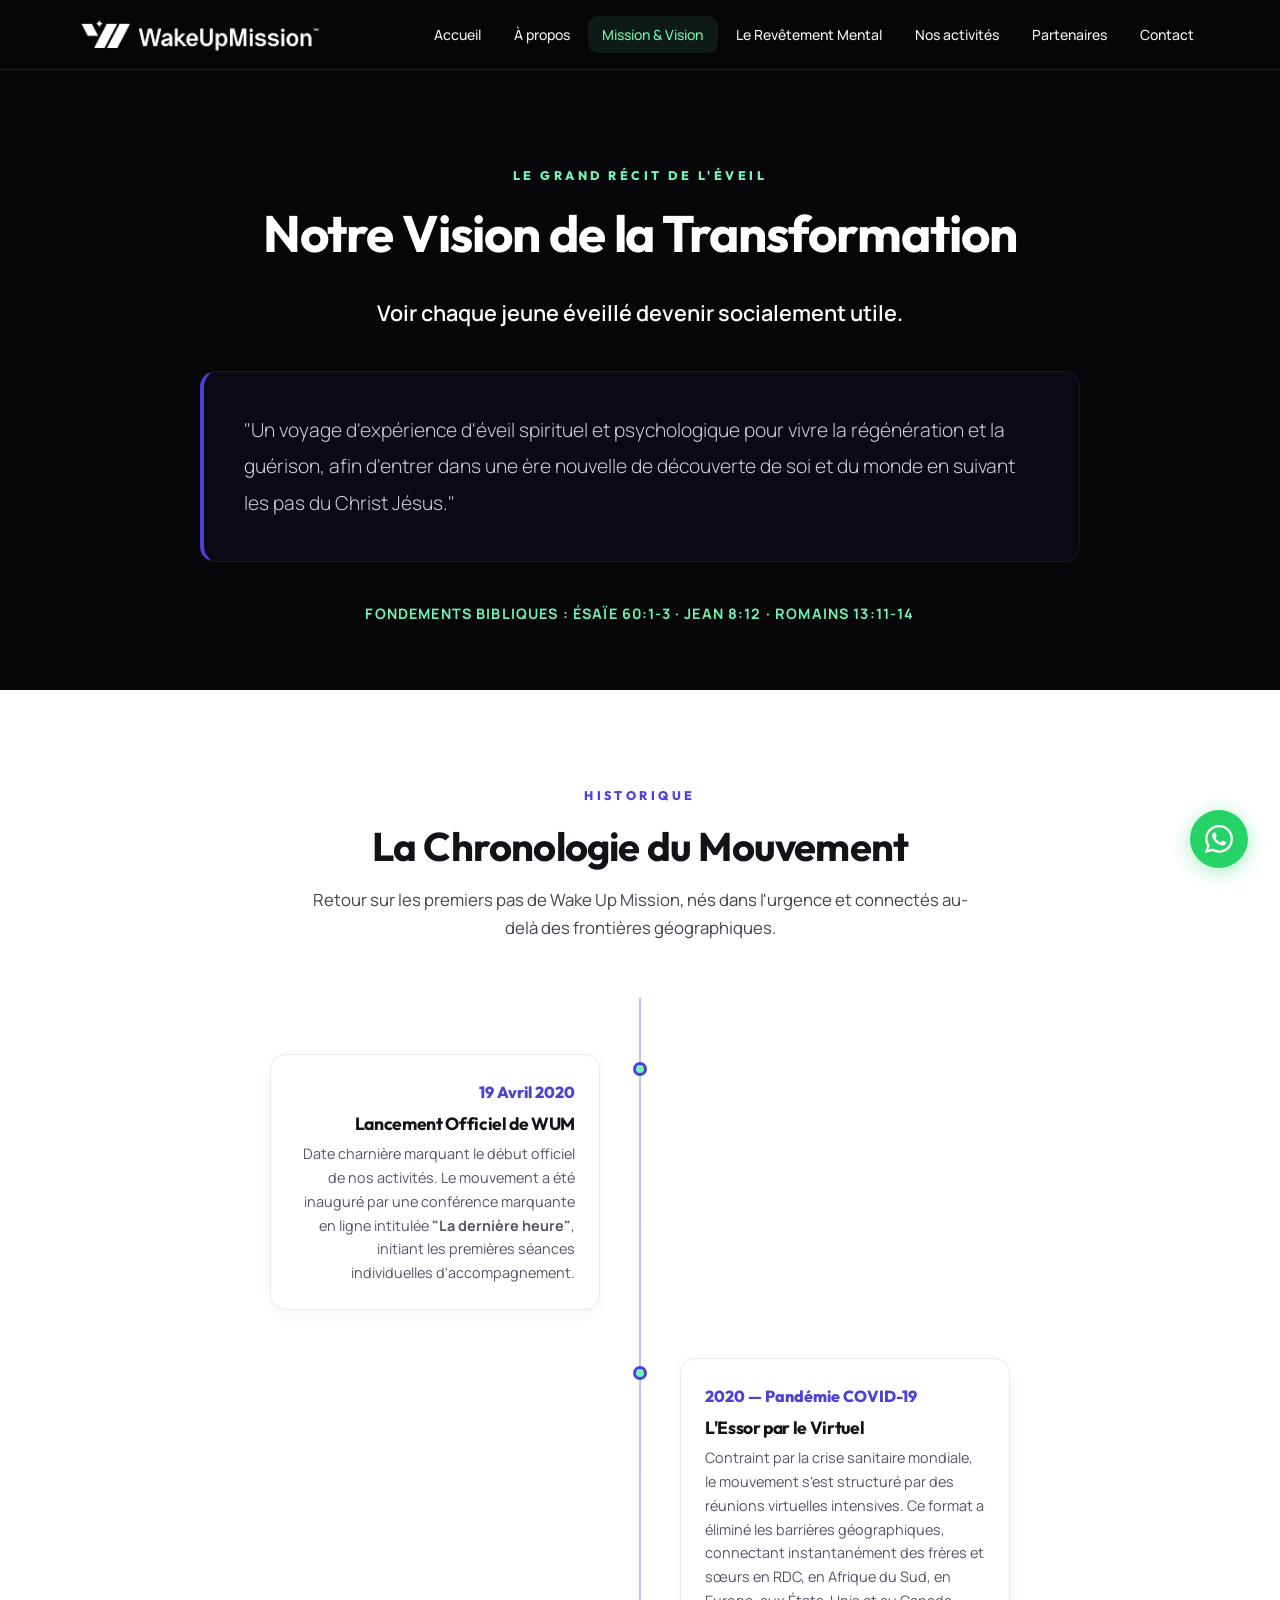
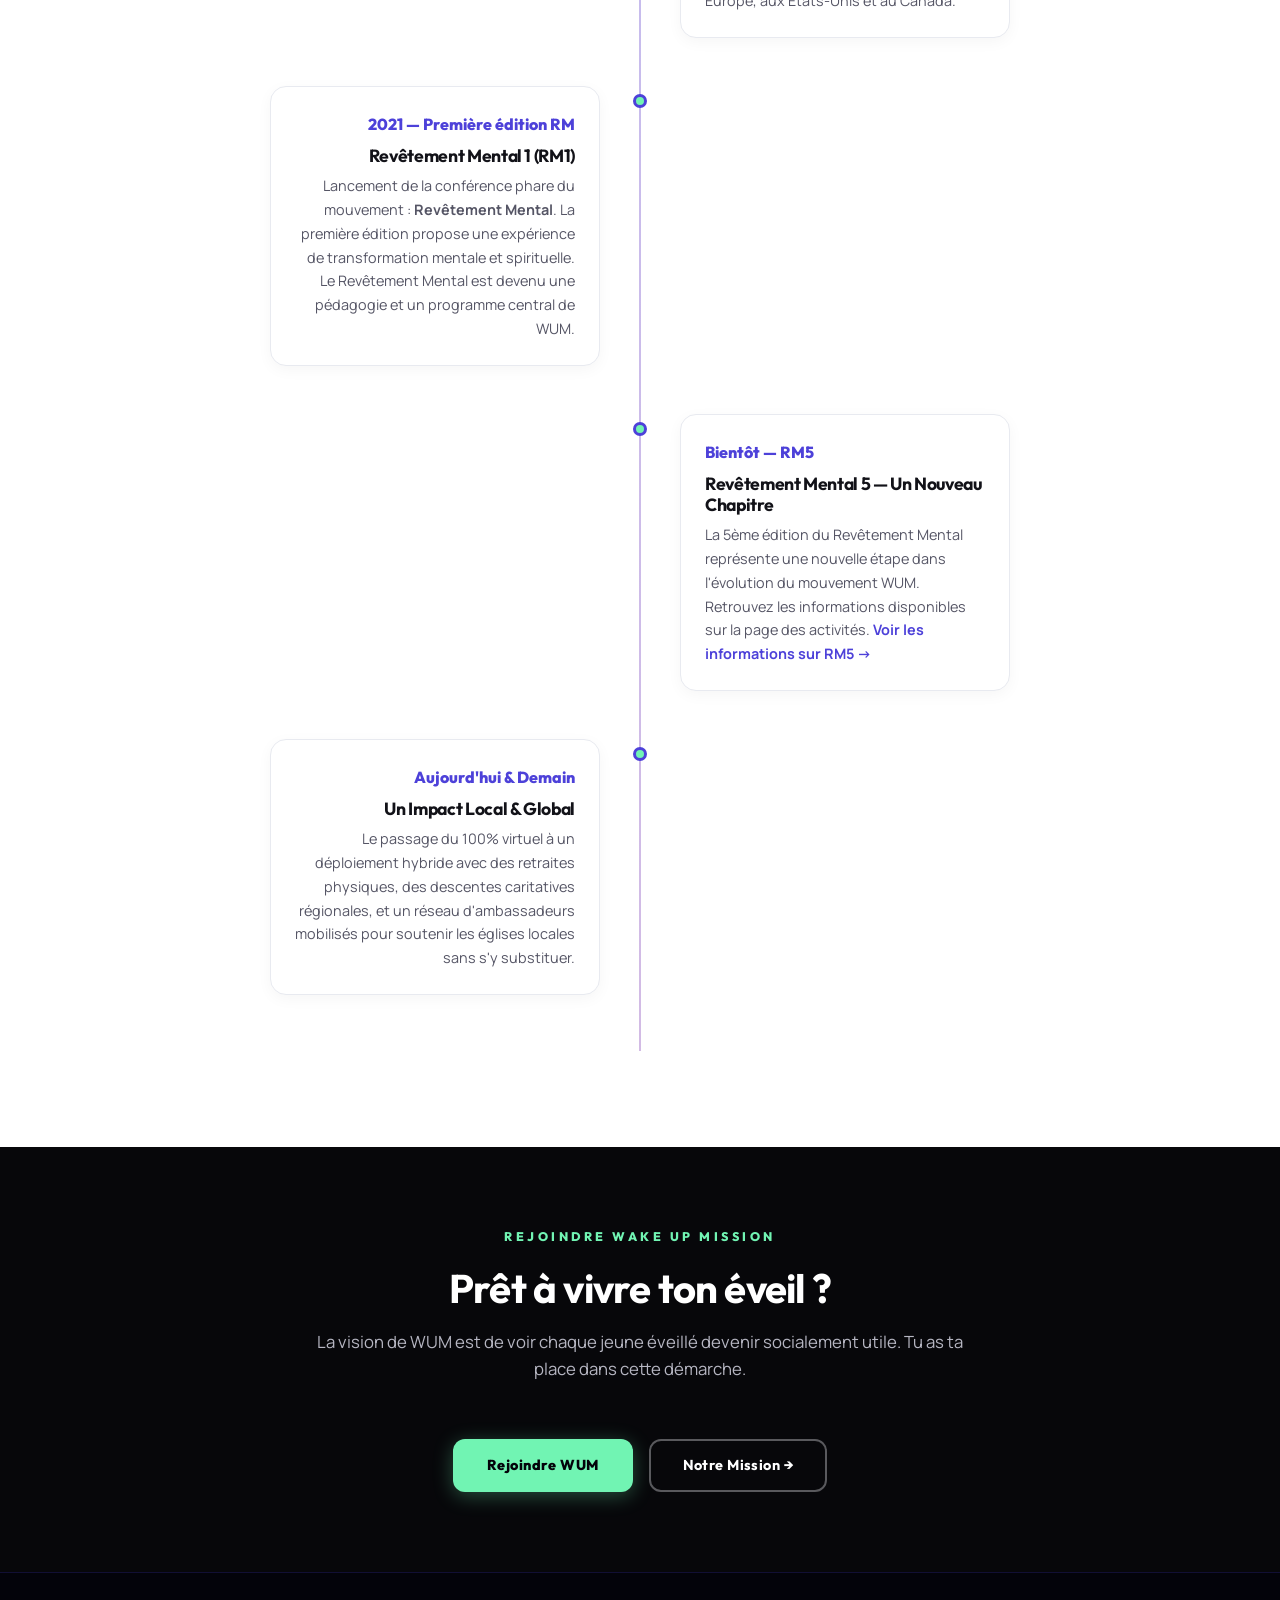
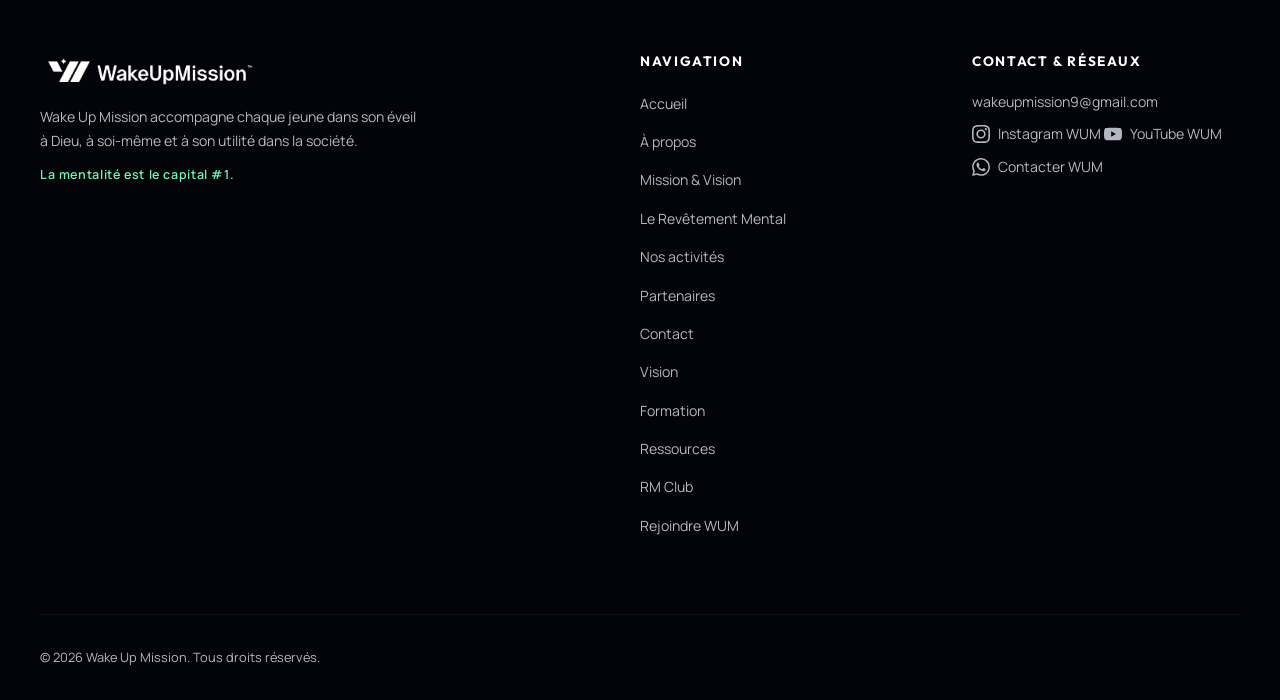
<file: vision.html>
<!DOCTYPE html>
<html lang="fr">
<head>
  <!--
    =========================================================================
    WAKE UP MISSION - PAGE VISION (vision.html)
    =========================================================================
    
    Cette page présente la vision fondatrice et la chronologie du mouvement WUM.
    
    CONTENU :
      1. La vision centrale du Grand Récit de l'Éveil
      2. La chronologie du mouvement (naissance le 19 avril 2020)
      3. Les fondements bibliques
    =========================================================================
  -->
  <meta charset="UTF-8" />
  <meta name="viewport" content="width=device-width, initial-scale=1.0" />
  <meta name="description"
    content="La vision de Wake Up Mission : voir chaque jeune éveillé devenir socialement utile. Le Grand Récit de l'Éveil et l'historique de l'association depuis son lancement le 19 avril 2020 à Kinshasa." />
  <meta name="keywords" content="Wake Up Mission vision, éveil spirituel, chronologie WUM" />

  <link rel="icon" href="LOGO_WUM_PNG-01.png" type="image/png" />
  <link rel="manifest" href="manifest.json" />
  <meta name="theme-color" content="#4D41D9" />
  <link rel="stylesheet" href="css/style.css" />

  <title>La Vision — Wake Up Mission</title>
</head>
<body>

  <!-- ===========================
       HEADER — BARRE DE NAVIGATION
       (Menu unique, sans doublon)
       =========================== -->
  <header id="site-header">
    <div class="header-container">
      <a href="index.html" class="logo-link" aria-label="Wake Up Mission - Accueil">
        <img src="LOGO_WUM_PNG-01.png" alt="Logo Wake Up Mission" class="logo-img" />
        
      </a>

      <nav class="nav-bureau" aria-label="Navigation principale">
        <a href="index.html" class="nav-lien">Accueil</a>
        <a href="a-propos.html" class="nav-lien">À propos</a>
        <a href="mission.html" class="nav-lien actif">Mission &amp; Vision</a>
        <a href="revetement-mental.html" class="nav-lien">Le Revêtement Mental</a>
        <a href="activites.html" class="nav-lien">Nos activités</a>
        <a href="partenaires.html" class="nav-lien">Partenaires</a>
        <a href="contact.html" class="nav-lien">Contact</a>
      </nav>

      <button class="toggle-mobile" id="toggle-menu-mobile" aria-label="Ouvrir le menu" aria-expanded="false" aria-controls="menu-mobile">
        <span></span>
        <span></span>
        <span></span>
      </button>
    </div>
  </header>

  <!-- Navigation mobile -->
  <div class="overlay-mobile" id="overlay-mobile"></div>
  <nav class="menu-mobile" id="menu-mobile" aria-label="Navigation mobile">
    <a href="index.html" class="nav-lien">Accueil</a>
    <a href="a-propos.html" class="nav-lien">À propos</a>
    <a href="mission.html" class="nav-lien actif">Mission &amp; Vision</a>
    <a href="revetement-mental.html" class="nav-lien">Le Revêtement Mental</a>
    <a href="activites.html" class="nav-lien">Nos activités</a>
    <a href="partenaires.html" class="nav-lien">Partenaires</a>
    <a href="contact.html" class="nav-lien">Contact</a>
  </nav>


  <!-- ===========================
       SECTION 1 : LE GRAND RÉCIT DE L'ÉVEIL
       Présentation de la vision fondatrice de WUM.
       SOURCE : Documents PDF (vision et charte WUM)
       =========================== -->
  <section class="fond-sombre" style="margin-top: 70px; padding: 6rem 2rem 4rem;" aria-labelledby="titre-vision">
    <div class="section-conteneur" style="max-width: 880px; text-align: center;">

      <span class="section-label">Le Grand Récit de l'Éveil</span>
      <h1 id="titre-vision" class="section-titre" style="font-size: clamp(2rem, 5vw, 3.2rem);">
        Notre Vision de la Transformation
      </h1>

      <!-- Vision officielle -->
      <p style="font-size: 1.35rem; line-height: 1.6; color: #fff; font-weight: 600; margin: 2rem 0 0;">
        Voir chaque jeune éveillé devenir socialement utile.
      </p>

      <!-- Citation fondatrice de WUM -->
      <blockquote style="font-size: 1.2rem; line-height: 1.9; color: rgba(240,240,246,0.85); font-weight: 300; text-align: left; margin: 2.5rem 0; background: rgba(77, 65, 217, 0.06); border: 1px solid rgba(77, 65, 217, 0.2); padding: 2.5rem; border-radius: 16px; border-left: 4px solid var(--bleu-principal);">
        <p>
          "Un voyage d'expérience d'éveil spirituel et psychologique pour vivre la régénération
          et la guérison, afin d'entrer dans une ère nouvelle de découverte de soi et du monde
          en suivant les pas du Christ Jésus."
        </p>
      </blockquote>

      <!-- Fondements bibliques -->
      <p style="font-size: 0.9rem; color: var(--aqua-marine); font-weight: 700; letter-spacing: 0.08em; text-transform: uppercase;">
        Fondements Bibliques : Ésaïe 60:1-3 · Jean 8:12 · Romains 13:11-14
      </p>
    </div>
  </section>


  <!-- ===========================
       SECTION 2 : CHRONOLOGIE DU MOUVEMENT
       Histoire de WUM depuis sa création le 19 avril 2020.
       
       POUR AJOUTER UN JALON : dupliquer un .timeline-item ci-dessous
       et modifier la date, le titre et la description.
       =========================== -->
  <section class="fond-clair" style="padding: 6rem 2rem;" aria-labelledby="titre-chronologie">
    <div class="section-conteneur">

      <span class="section-label" style="color: var(--bleu-principal);">Historique</span>
      <h2 class="section-titre" id="titre-chronologie" style="color: var(--texte-sombre);">
        La Chronologie du Mouvement
      </h2>
      <p class="section-intro">
        Retour sur les premiers pas de Wake Up Mission, nés dans l'urgence
        et connectés au-delà des frontières géographiques.
      </p>

      <!-- Timeline interactive -->
      <div class="timeline">

        <!-- Jalon 1 : Lancement officiel -->
        <div class="timeline-item">
          <div class="timeline-point"></div>
          <div class="timeline-contenu" style="background: white; border-color: #e8eaf0; box-shadow: 0 4px 15px rgba(0,0,0,0.04);">
            <div class="timeline-date" style="color: var(--bleu-principal);">19 Avril 2020</div>
            <h3 style="color: var(--texte-sombre);">Lancement Officiel de WUM</h3>
            <p style="color: #555565;">
              Date charnière marquant le début officiel de nos activités. Le mouvement a été inauguré
              par une conférence marquante en ligne intitulée <strong>"La dernière heure"</strong>,
              initiant les premières séances individuelles d'accompagnement.
            </p>
          </div>
        </div>

        <!-- Jalon 2 : Essor virtuel pendant la pandémie -->
        <div class="timeline-item">
          <div class="timeline-point"></div>
          <div class="timeline-contenu" style="background: white; border-color: #e8eaf0; box-shadow: 0 4px 15px rgba(0,0,0,0.04);">
            <div class="timeline-date" style="color: var(--bleu-principal);">2020 — Pandémie COVID-19</div>
            <h3 style="color: var(--texte-sombre);">L'Essor par le Virtuel</h3>
            <p style="color: #555565;">
              Contraint par la crise sanitaire mondiale, le mouvement s'est structuré par des réunions virtuelles
              intensives. Ce format a éliminé les barrières géographiques, connectant instantanément des frères
              et sœurs en RDC, en Afrique du Sud, en Europe, aux États-Unis et au Canada.
            </p>
          </div>
        </div>

        <!-- Jalon 3 : Expansion et RM1 -->
        <div class="timeline-item">
          <div class="timeline-point"></div>
          <div class="timeline-contenu" style="background: white; border-color: #e8eaf0; box-shadow: 0 4px 15px rgba(0,0,0,0.04);">
            <div class="timeline-date" style="color: var(--bleu-principal);">2021 — Première édition RM</div>
            <h3 style="color: var(--texte-sombre);">Revêtement Mental 1 (RM1)</h3>
            <p style="color: #555565;">
              Lancement de la conférence phare du mouvement : <strong>Revêtement Mental</strong>.
              La première édition propose une expérience
              de transformation mentale et spirituelle. Le Revêtement Mental est devenu
              une pédagogie et un programme central de WUM.
            </p>
          </div>
        </div>

        <!-- Jalon 4 : RM5 en préparation -->
        <div class="timeline-item">
          <div class="timeline-point"></div>
          <div class="timeline-contenu" style="background: white; border-color: #e8eaf0; box-shadow: 0 4px 15px rgba(0,0,0,0.04);">
            <div class="timeline-date" style="color: var(--bleu-principal);">Bientôt — RM5</div>
            <h3 style="color: var(--texte-sombre);">Revêtement Mental 5 — Un Nouveau Chapitre</h3>
            <p style="color: #555565;">
              La 5ème édition du Revêtement Mental représente une nouvelle étape dans l'évolution
              du mouvement WUM. Retrouvez les informations disponibles sur la page des activités.
              <a href="activites.html#rm5" style="color: var(--bleu-principal); font-weight:700;">
                Voir les informations sur RM5 →
              </a>
            </p>
          </div>
        </div>

        <!-- Jalon 5 : Impact local et global -->
        <div class="timeline-item">
          <div class="timeline-point"></div>
          <div class="timeline-contenu" style="background: white; border-color: #e8eaf0; box-shadow: 0 4px 15px rgba(0,0,0,0.04);">
            <div class="timeline-date" style="color: var(--bleu-principal);">Aujourd'hui & Demain</div>
            <h3 style="color: var(--texte-sombre);">Un Impact Local & Global</h3>
            <p style="color: #555565;">
              Le passage du 100% virtuel à un déploiement hybride avec des retraites physiques,
              des descentes caritatives régionales, et un réseau d'ambassadeurs mobilisés
              pour soutenir les églises locales sans s'y substituer.
            </p>
          </div>
        </div>

      </div><!-- fin .timeline -->
    </div>
  </section>


  <!-- ===========================
       SECTION 3 : CTA — REJOINDRE WUM
       =========================== -->
  <section class="fond-sombre" style="text-align:center; padding: 5rem 2rem;">
    <span class="section-label">Rejoindre Wake Up Mission</span>
    <h2 class="section-titre">Prêt à vivre ton éveil ?</h2>
    <p class="section-intro">
      La vision de WUM est de voir chaque jeune éveillé devenir socialement utile.
      Tu as ta place dans cette démarche.
    </p>
    <div style="display:flex; gap:1rem; justify-content:center; flex-wrap:wrap;">
      <a href="rejoindre.html" class="btn btn-aqua" id="btn-rejoindre-vision">Rejoindre WUM</a>
      <a href="mission.html" class="btn btn-secondaire">Notre Mission →</a>
    </div>
  </section>


  <!-- ===========================
       FOOTER
       =========================== -->
  <footer>
    <div class="footer-grille">
      <div class="footer-marque">
        <div style="display:flex; align-items:center; gap:0.75rem; margin-bottom:1rem;">
          <img src="LOGO_WUM_PNG-01.png" alt="Logo WUM" style="height:36px; width:auto;" />
          
        </div>
        <p>Wake Up Mission accompagne chaque jeune dans son éveil à Dieu, à soi-même et à son utilité dans la société.</p>
        <span class="slogan">La mentalité est le capital #1.</span>
      </div>
      <div class="footer-liens">
        <h4>Navigation</h4>
        <ul>
          <li><a href="index.html">Accueil</a></li>
          <li><a href="a-propos.html">À propos</a></li>
          <li><a href="mission.html">Mission &amp; Vision</a></li>
          <li><a href="revetement-mental.html">Le Revêtement Mental</a></li>
          <li><a href="activites.html">Nos activités</a></li>
          <li><a href="partenaires.html">Partenaires</a></li>
          <li><a href="contact.html">Contact</a></li>
          <li><a href="vision.html" aria-current="page">Vision</a></li>
          <li><a href="formations.html">Formation</a></li>
          <li><a href="ressources.html">Ressources</a></li>
          <li><a href="RM_Club.html">RM Club</a></li>
          <li><a href="rejoindre.html">Rejoindre WUM</a></li>
        </ul>
      </div>
      <div class="footer-contact">
        <h4>Contact & Réseaux</h4>
        <p><a href="mailto:wakeupmission9@gmail.com">wakeupmission9@gmail.com</a></p>
        <p class="icone-reseau">
          <svg viewBox="0 0 24 24" fill="currentColor" aria-hidden="true" style="width:18px;height:18px;"><path d="M12 2.163c3.204 0 3.584.012 4.85.07 3.252.148 4.771 1.691 4.919 4.919.058 1.265.069 1.645.069 4.849 0 3.205-.012 3.584-.069 4.849-.149 3.225-1.664 4.771-4.919 4.919-1.266.058-1.644.07-4.85.07-3.204 0-3.584-.012-4.849-.07-3.26-.149-4.771-1.699-4.919-4.92-.058-1.265-.07-1.644-.07-4.849 0-3.204.013-3.583.07-4.849.149-3.227 1.664-4.771 4.919-4.919 1.266-.057 1.645-.069 4.849-.069zM12 0C8.741 0 8.333.014 7.053.072 2.695.272.273 2.69.073 7.052.014 8.333 0 8.741 0 12c0 3.259.014 3.668.072 4.948.2 4.358 2.618 6.78 6.98 6.98C8.333 23.986 8.741 24 12 24c3.259 0 3.668-.014 4.948-.072 4.354-.2 6.782-2.618 6.979-6.98.059-1.28.073-1.689.073-4.948 0-3.259-.014-3.667-.072-4.947-.196-4.354-2.617-6.78-6.979-6.98C15.668.014 15.259 0 12 0zm0 5.838a6.162 6.162 0 100 12.324 6.162 6.162 0 000-12.324zM12 16a4 4 0 110-8 4 4 0 010 8zm6.406-11.845a1.44 1.44 0 100 2.881 1.44 1.44 0 000-2.881z"/></svg>
          <a href="https://www.instagram.com/mywake_up" target="_blank" rel="noopener noreferrer">Instagram WUM</a>
        </p>
        <p class="icone-reseau">
          <svg viewBox="0 0 24 24" fill="currentColor" aria-hidden="true" style="width:18px;height:18px;"><path d="M23.498 6.186a3.016 3.016 0 00-2.122-2.136C19.505 3.545 12 3.545 12 3.545s-7.505 0-9.377.505A3.017 3.017 0 00.502 6.186C0 8.07 0 12 0 12s0 3.93.502 5.814a3.016 3.016 0 002.122 2.136c1.871.505 9.376.505 9.376.505s7.505 0 9.377-.505a3.015 3.015 0 002.122-2.136C24 15.93 24 12 24 12s0-3.93-.502-5.814zM9.545 15.568V8.432L15.818 12l-6.273 3.568z"/></svg>
          <a href="https://www.youtube.com/@wakeupmission" target="_blank" rel="noopener">YouTube WUM</a>
        </p>
        <p class="icone-reseau">
          <svg viewBox="0 0 24 24" fill="currentColor" aria-hidden="true" style="width:18px;height:18px;"><path d="M17.472 14.382c-.297-.149-1.758-.867-2.03-.967-.273-.099-.471-.148-.67.15-.197.297-.767.966-.94 1.164-.173.199-.347.223-.644.075-.297-.15-1.255-.463-2.39-1.475-.883-.788-1.48-1.761-1.653-2.059-.173-.297-.018-.458.13-.606.134-.133.298-.347.446-.52.149-.174.198-.298.298-.497.099-.198.05-.371-.025-.52-.075-.149-.669-1.612-.916-2.207-.242-.579-.487-.5-.669-.51-.173-.008-.371-.01-.57-.01-.198 0-.52.074-.792.372-.272.297-1.04 1.016-1.04 2.479 0 1.462 1.065 2.875 1.213 3.074.149.198 2.096 3.2 5.077 4.487.709.306 1.262.489 1.694.625.712.227 1.36.195 1.871.118.571-.085 1.758-.719 2.006-1.413.248-.694.248-1.289.173-1.413-.074-.124-.272-.198-.57-.347m-5.421 7.403h-.004a9.87 9.87 0 01-5.031-1.378l-.361-.214-3.741.982.998-3.648-.235-.374a9.86 9.86 0 01-1.51-5.26c.001-5.45 4.436-9.884 9.888-9.884 2.64 0 5.122 1.03 6.988 2.898a9.825 9.825 0 012.893 6.994c-.003 5.45-4.437 9.884-9.885 9.884m8.413-18.297A11.815 11.815 0 0012.05 0C5.495 0 .16 5.335.157 11.892c0 2.096.547 4.142 1.588 5.945L.057 24l6.305-1.654a11.882 11.882 0 005.683 1.448h.005c6.554 0 11.89-5.335 11.893-11.893a11.821 11.821 0 00-3.48-8.413Z"/></svg>
          <a href="https://wa.me/243835620138?text=Bonjour%20Wake%20Up%20Mission" target="_blank" rel="noopener noreferrer">Contacter WUM</a>
        </p>
      </div>
    </div>
    <div class="footer-bas">
      <p>© 2026 Wake Up Mission. Tous droits réservés.</p>
    </div>
  </footer>

  <!-- Bouton WhatsApp flottant -->
  <a href="#" class="whatsapp-flottant" id="btn-whatsapp-flottant" aria-label="Contacter WUM sur WhatsApp">
    <svg viewBox="0 0 24 24" xmlns="http://www.w3.org/2000/svg">
      <path d="M17.472 14.382c-.297-.149-1.758-.867-2.03-.967-.273-.099-.471-.148-.67.15-.197.297-.767.966-.94 1.164-.173.199-.347.223-.644.075-.297-.15-1.255-.463-2.39-1.475-.883-.788-1.48-1.761-1.653-2.059-.173-.297-.018-.458.13-.606.134-.133.298-.347.446-.52.149-.174.198-.298.298-.497.099-.198.05-.371-.025-.52-.075-.149-.669-1.612-.916-2.207-.242-.579-.487-.5-.669-.51-.173-.008-.371-.01-.57-.01-.198 0-.52.074-.792.372-.272.297-1.04 1.016-1.04 2.479 0 1.462 1.065 2.875 1.213 3.074.149.198 2.096 3.2 5.077 4.487.709.306 1.262.489 1.694.625.712.227 1.36.195 1.871.118.571-.085 1.758-.719 2.006-1.413.248-.694.248-1.289.173-1.413-.074-.124-.272-.198-.57-.347m-5.421 7.403h-.004a9.87 9.87 0 01-5.031-1.378l-.361-.214-3.741.982.998-3.648-.235-.374a9.86 9.86 0 01-1.51-5.26c.001-5.45 4.436-9.884 9.888-9.884 2.64 0 5.122 1.03 6.988 2.898a9.825 9.825 0 012.893 6.994c-.003 5.45-4.437 9.884-9.885 9.884m8.413-18.297A11.815 11.815 0 0012.05 0C5.495 0 .16 5.335.157 11.892c0 2.096.547 4.142 1.588 5.945L.057 24l6.305-1.654a11.882 11.882 0 005.683 1.448h.005c6.554 0 11.89-5.335 11.893-11.893a11.821 11.821 0 00-3.48-8.413Z"/>
    </svg>
  </a>

  <script src="js/config.js"></script>
  <script src="js/app.js"></script>

</body>
</html>
</file>
<file: css/style.css>
/* ==========================================================================
   WAKE UP MISSION - FEUILLE DE STYLE PRINCIPALE (style.css)
   ==========================================================================
   
   ORGANISATION :
   1. Variables CSS (couleurs, polices, transitions)
   2. Reset & Base
   3. Header & Navigation
   4. Hero Section
   5. Sections & Layout
   6. Composants (boutons, cartes, badges)
   7. Timeline
   8. 5 Signes du Wake Up
   9. Activités & Billetterie
   10. Formulaires
   11. Onglets (Tabs)
   12. Module Onboarding
   13. Tableau de Bord
   14. Footer
   15. Bouton WhatsApp flottant
   16. Modal RM5
   17. Responsive Mobile
   
   PALETTE OFFICIELLE (Source : identité_visuelle.pdf, page 50) :
   - Bleu principal  : #4D41D9
   - Violet          : #803DB4
   - Aqua Marine     : #71F4B3  (anciennement #5CFFB0)
   - Noir            : #000000
   - Gris clair      : #D4D6D5
   - Blanc           : #FFFFFF
   
   POUR MODIFIER LES COULEURS : changer uniquement les variables :root
   POUR AJOUTER UNE SECTION : suivre le modèle section/section-container
   ========================================================================== */

/* ------------------------------------------------------------------
   1. VARIABLES CSS - Charte graphique officielle WUM
   Modifier ici pour changer l'ensemble du design du site.
   ------------------------------------------------------------------ */
@import url('https://fonts.googleapis.com/css2?family=Manrope:wght@300;400;500;600;700;800&family=Outfit:wght@300;400;500;600;700;800;900&display=swap');

:root {
  /* --- Couleurs principales (officielle identité visuelle WUM) --- */
  --bleu-principal: #4D41D9;      /* Couleur bleue principale du logo */
  --violet: #803DB4;              /* Violet secondaire */
  --aqua-marine: #71F4B3;         /* Couleur vive d'accentuation (anciennement #5CFFB0) */
  --noir: #000000;
  --gris-clair: #D4D6D5;
  --blanc: #FFFFFF;

  /* --- Fonds des sections --- */
  --fond-sombre: #07070A;         /* Fond très sombre (dark mode) */
  --fond-sombre-2: #111116;      /* Fond légèrement plus clair pour les cartes */
  --fond-clair: #FFFFFF;          /* Fond blanc pour sections claires */

  /* --- Textes --- */
  --texte-clair: #F0F0F6;         /* Texte sur fond sombre */
  --texte-sombre: #121218;        /* Texte sur fond clair */
  --texte-secondaire: #B6B6C2;    /* Légendes, sous-titres */

  /* --- Dégradés --- */
  --gradient-bleu-violet: linear-gradient(135deg, #4D41D9 0%, #803DB4 100%);
  --gradient-sombre: linear-gradient(180deg, #07070A 0%, #0F0F18 100%);
  --gradient-aqua: linear-gradient(135deg, #71F4B3 0%, #4D41D9 100%);
  --glass-bg: rgba(13, 13, 25, 0.80);
  --glass-border: rgba(77, 65, 217, 0.25);
  --glass-shadow: 0 8px 40px rgba(0, 0, 0, 0.5);
  --overlay-photo: rgba(7, 7, 10, 0.74);
  --verre-sombre: rgba(12, 12, 22, 0.48);
  --verre-clair: rgba(255, 255, 255, 0.58);
  --texte-footer: #B6B6C2;
  --blanc: #FFFFFF;
  --bleu-principal: #4D41D9;
  --police-titre: 'Outfit', sans-serif;

  /* --- Typographies --- */
  /* Police display condensée pour les titres (SemiBold à Black) */
  --police-titre: 'Outfit', sans-serif;
  /* Police douce pour le texte courant */
  --police-corps: 'Manrope', sans-serif;

  /* --- Transitions --- */
  --transition-lisse: all 0.35s cubic-bezier(0.25, 0.8, 0.25, 1);
  --transition-rapide: all 0.18s ease;

  /* --- Espacements standard --- */
  --max-largeur: 1200px;
  --padding-section: clamp(4rem, 8vw, 7rem) clamp(1rem, 5vw, 2rem);
}


/* ------------------------------------------------------------------
   2. RESET & BASE
   Styles de réinitialisation et valeurs par défaut globales.
   ------------------------------------------------------------------ */
*, *::before, *::after {
  margin: 0;
  padding: 0;
  box-sizing: border-box;
}

html {
  scroll-behavior: smooth;
  font-size: 16px;
}

body {
  font-family: var(--police-corps);
  background-color: var(--fond-sombre);
  /* Background image removed per request */
  background-image: none;
  color: var(--texte-clair);
  line-height: 1.65;
  overflow-x: hidden;
  -webkit-font-smoothing: antialiased;
}

/* Titres : utilisation de la police Outfit pour toute la hiérarchie */
h1, h2, h3, h4, h5, h6 {
  font-family: var(--police-titre);
  font-weight: 700;
  letter-spacing: -0.02em;
  line-height: 1.2;
}

a {
  text-decoration: none;
  color: inherit;
  transition: var(--transition-rapide);
}

img {
  max-width: 100%;
  height: auto;
  display: block;
}

ul {
  list-style: none;
}


/* ------------------------------------------------------------------
   3. HEADER & NAVIGATION
   Barre de navigation fixe, sobre et lisible.
   
   COMMENT MODIFIER :
   - Changer la hauteur : modifier padding dans .header-container
   - Changer la couleur de fond : modifier la règle header
   - Ajouter/supprimer des liens : modifier les HTML des nav
   ------------------------------------------------------------------ */
header {
  position: fixed;
  top: 0;
  left: 0;
  width: 100%;
  z-index: 1000;
  background: rgba(7, 7, 10, 0.96);
  border-bottom: 1px solid rgba(255, 255, 255, 0.1);
  transition: var(--transition-lisse);
}

.header-container {
  display: flex;
  justify-content: space-between;
  align-items: center;
  max-width: var(--max-largeur);
  margin: 0 auto;
  padding: 0.85rem 2rem;
}

/* --- Logo et nom de la structure --- */
.logo-link {
  display: flex;
  align-items: center;
  gap: 0.75rem;
}

.logo-img {
  height: 42px;
  width: auto;
  object-fit: contain;
}

@media (max-width: 400px) {
  .header-container {
    padding-right: 1rem;
    padding-left: 1rem;
  }

  .logo-img {
    height: 36px;
  }
}

/* Nom affiché à côté du logo — uniquement "Wake Up Mission" */
.logo-texte {
  font-family: var(--police-titre);
  font-size: 1.05rem;
  font-weight: 800;
  color: var(--blanc);
  letter-spacing: 0.04em;
  line-height: 1.15;
}

/* --- Navigation bureau (desktop) --- */
.nav-bureau {
  display: flex;
  align-items: center;
  gap: 0.25rem;
}

.nav-lien {
  font-size: 0.875rem;
  font-weight: 500;
  padding: 0.45rem 0.9rem;
  color: var(--texte-clair);
  border-radius: 10px;
  transition: var(--transition-rapide);
}

.nav-lien:hover,
.nav-lien.actif {
  color: var(--aqua-marine);
  background: rgba(113, 244, 179, 0.08);
}

/* Bouton CTA dans la nav */
.btn-nav-cta {
  background: var(--gradient-bleu-violet);
  color: var(--blanc) !important;
  font-weight: 700;
  padding: 0.55rem 1.3rem;
  border-radius: 12px;
  border: 2px solid transparent;
  font-family: var(--police-titre);
  font-size: 0.8rem;
  letter-spacing: 0.04em;
  text-transform: uppercase;
  box-shadow: none;
  transition: var(--transition-lisse);
  margin-left: 0.5rem;
}

.btn-nav-cta:hover {
  background: transparent;
  border-color: var(--bleu-principal);
  color: var(--blanc) !important;
  box-shadow: none;
}

/* --- Bouton bascule menu mobile --- */
.toggle-mobile {
  display: none;
  background: none;
  border: none;
  cursor: pointer;
  padding: 0.4rem;
  flex-direction: column;
  gap: 5px;
}

.toggle-mobile span {
  display: block;
  width: 26px;
  height: 2px;
  background-color: var(--blanc);
  transition: var(--transition-lisse);
  transform-origin: center;
}

/* Animation croix lors de l'ouverture */
.toggle-mobile.ouvert span:nth-child(1) { transform: rotate(45deg) translate(5px, 5px); }
.toggle-mobile.ouvert span:nth-child(2) { opacity: 0; transform: scaleX(0); }
.toggle-mobile.ouvert span:nth-child(3) { transform: rotate(-45deg) translate(5px, -5px); }

/* --- Panneau de navigation mobile ---
   NOTE: Ce panneau n'est visible qu'en version mobile (max-width: 992px).
   Il est masqué sur desktop via display:none du .toggle-mobile.
   ------------------------------------------------------------------ */
.menu-mobile {
  position: fixed;
  top: 0;
  right: -100%;
  width: 280px;
  height: 100vh;
  background: #0D0D1A;
  border-left: 1px solid var(--glass-border);
  padding: 5.5rem 1.75rem 2rem 1.75rem;
  display: flex;
  flex-direction: column;
  gap: 0.5rem;
  box-shadow: -15px 0 40px rgba(0, 0, 0, 0.6);
  transition: right 0.4s cubic-bezier(0.25, 0.8, 0.25, 1), visibility 0s linear 0.4s;
  visibility: hidden;
  z-index: 999;
}

.menu-mobile.ouvert {
  right: 0;
  visibility: visible;
  transition-delay: 0s;
}

/* Overlay sombre derrière le menu mobile */
.overlay-mobile {
  display: none;
  position: fixed;
  top: 0;
  left: 0;
  width: 100vw;
  height: 100vh;
  background: rgba(0, 0, 0, 0.7);
  z-index: 998;
}

.overlay-mobile.actif {
  display: block;
}

.menu-mobile .nav-lien {
  font-size: 1.05rem;
  padding: 0.7rem 1rem;
}

.menu-mobile .btn-nav-cta {
  margin-left: 0;
  margin-top: 1rem;
  text-align: center;
  display: block;
}


/* ------------------------------------------------------------------
   4. HERO SECTION
   Bannière principale de page d'accueil.
   
   COMMENT MODIFIER :
   - Modifier la photographie d'accueil : éditer l'image de fond de #hero
   - Modifier le texte : éditer le contenu dans la page concernée
   ------------------------------------------------------------------ */
.hero {
  position: relative;
  height: auto;
  min-height: min(100svh, 860px);
  display: flex;
  align-items: center;
  justify-content: center;
  padding: 0 2rem;
  overflow: hidden;
  background-color: var(--fond-sombre);
  background-image: none;
  background-position: center center;
  background-size: cover;
  background-repeat: no-repeat;
}

/* Conteneur de la boucle vidéo */
.hero-video-conteneur {
  position: absolute;
  inset: 0;
  z-index: 1;
}

.hero-video {
  width: 100%;
  height: 100%;
  object-fit: cover;
  opacity: 0.28;
  filter: saturate(1.3) hue-rotate(-10deg);
}

/* Overlay dégradé sombre par-dessus la vidéo */
.hero-overlay {
  position: absolute;
  inset: 0;
  background: linear-gradient(90deg, rgba(7, 7, 10, 0.92), rgba(7, 7, 10, 0.58));
  z-index: 2;
}

.hero-contenu {
  position: relative;
  z-index: 3;
  max-width: 820px;
  text-align: center;
}

.hero-tagline {
  display: inline-block;
  font-family: var(--police-titre);
  font-size: 0.8rem;
  font-weight: 700;
  color: var(--aqua-marine);
  letter-spacing: 0.3em;
  text-transform: uppercase;
  margin-bottom: 1.5rem;
  padding: 0.4rem 1.2rem;
  border: 1px solid rgba(113, 244, 179, 0.3);
  border-radius: 50px;
}

.hero-titre {
  font-size: clamp(2.5rem, 6vw, 4.5rem);
  font-weight: 900;
  color: var(--blanc);
  margin-bottom: 1.5rem;
  letter-spacing: -0.03em;
}

.hero-titre .accent {
  color: var(--aqua-marine);
}

.hero-sous-titre {
  font-size: 1.15rem;
  color: rgba(240, 240, 246, 0.8);
  margin-bottom: 2.5rem;
  max-width: 600px;
  margin-left: auto;
  margin-right: auto;
  font-weight: 400;
}

.hero-actions {
  display: flex;
  gap: 1rem;
  justify-content: center;
  flex-wrap: wrap;
}

/* Badge Instagram dans le Hero */
.hero-instagram {
  display: flex;
  align-items: center;
  gap: 0.6rem;
  justify-content: center;
  margin-top: 2rem;
  opacity: 0.65;
}

.hero-instagram a {
  font-size: 0.85rem;
  color: var(--aqua-marine);
  font-weight: 500;
}

.hero-instagram a:hover { opacity: 0.8; }

.page-accueil #hero {
  display: flex;
  align-items: center;
  justify-content: center;
  min-height: min(100svh, 900px);
  padding: 8rem max(1rem, calc((100vw - var(--max-largeur)) / 2)) 5rem;
  background-color: var(--fond-sombre);
  background-image: url('../Image/WUM_ID.png');
  background-position: center 25%;
  background-size: cover;
}

.page-accueil #hero .hero-contenu {
  max-width: 700px;
  text-align: center;
}

.page-accueil #hero .hero-titre {
  font-size: clamp(3rem, 6.5vw, 5.5rem);
  line-height: 1.05;
}

.page-accueil #hero .hero-sous-titre {
  max-width: 620px;
  margin: 0 auto 2rem;
}

.page-accueil #hero .hero-sous-titre strong {
  display: inline-block;
  margin-top: 0.75rem;
  color: var(--aqua-marine);
  font-family: var(--police-titre);
  font-size: 1.2rem;
}

.page-accueil #hero .hero-actions {
  justify-content: center;
}

.page-accueil #chiffres-cles .carte h3 {
  margin-bottom: 0.35rem;
  color: var(--bleu-principal);
  font-size: clamp(2rem, 4vw, 3rem);
  font-variant-numeric: tabular-nums;
}

.photo-editoriale {
  max-width: 860px;
  margin: 2.5rem auto 3rem;
  overflow: hidden;
}

.photo-editoriale img {
  width: 100%;
  aspect-ratio: 16 / 9;
  object-fit: cover;
}

.activites-cta-visuel {
  max-width: 800px;
  margin: 0 auto 2.5rem;
  overflow: hidden;
}

.activites-cta-visuel img {
  width: 100%;
  aspect-ratio: 16 / 9;
  object-fit: cover;
  object-position: center 58%;
}

a:focus-visible,
button:focus-visible,
input:focus-visible,
select:focus-visible,
textarea:focus-visible {
  outline: 3px solid var(--aqua-marine);
  outline-offset: 4px;
}

@media (prefers-reduced-motion: reduce) {
  html,
  *,
  *::before,
  *::after {
    scroll-behavior: auto !important;
    animation-duration: 0.01ms !important;
    animation-iteration-count: 1 !important;
    transition-duration: 0.01ms !important;
  }
}

@media (max-width: 768px) {
  .page-accueil #hero {
    min-height: 0;
    padding: 8rem 1rem 3rem;
    background-position: center 20%;
  }

  .page-accueil #hero .hero-contenu {
    max-width: 100%;
  }

}


/* ------------------------------------------------------------------
   5. SECTIONS & LAYOUT GÉNÉRAL
   Les sections alternent entre fond sombre et fond clair.
   ------------------------------------------------------------------ */
section {
  padding: var(--padding-section);
  width: 100%;
}

.section-conteneur {
  max-width: var(--max-largeur);
  margin: 0 auto;
  width: 100%;
}

/* Label discret au-dessus du titre de section */
.section-label {
  display: block;
  font-family: var(--police-titre);
  font-size: 0.78rem;
  font-weight: 800;
  letter-spacing: 0.28em;
  text-transform: uppercase;
  margin-bottom: 1rem;
  text-align: center;
}

.fond-sombre .section-label { color: var(--aqua-marine); }
.fond-sombre-2 .section-label { color: var(--aqua-marine); }
.fond-clair .section-label { color: var(--bleu-principal); }

.section-titre {
  font-size: clamp(1.8rem, 4vw, 2.5rem);
  text-align: center;
  margin-bottom: 1rem;
}

.fond-sombre .section-titre { color: var(--blanc); }
.fond-sombre-2 .section-titre { color: var(--blanc); }
.fond-clair .section-titre { color: var(--texte-sombre); }

.section-intro {
  text-align: center;
  max-width: 660px;
  margin: 0 auto 3.5rem auto;
  font-size: 1.05rem;
}

.fond-sombre .section-intro { color: var(--texte-secondaire); }
.fond-sombre-2 .section-intro { color: var(--texte-secondaire); }
.fond-clair .section-intro { color: #44444F; }

/* Fond des sections */
.fond-sombre {
  background-color: var(--fond-sombre);
  color: var(--texte-clair);
}

.fond-sombre-2 {
  background-color: var(--fond-sombre-2);
  background-image: none;
  color: var(--texte-clair);
}

.fond-clair {
  background-color: var(--fond-clair);
  color: var(--texte-sombre);
}

/* Grilles réutilisables */
.grille-3 {
  display: grid;
  grid-template-columns: repeat(auto-fit, minmax(280px, 1fr));
  gap: 2rem;
}

.grille-2 {
  display: grid;
  grid-template-columns: repeat(auto-fit, minmax(320px, 1fr));
  gap: 2.5rem;
}


/* ------------------------------------------------------------------
   6. COMPOSANTS : BOUTONS
   Tous les boutons du site. Utiliser les classes suivantes :
   .btn-primaire   = bouton plein (fond bleu-violet)
   .btn-secondaire = bouton contour (transparent + bordure)
   .btn-aqua       = bouton aqua marine (pour les CTA importants)
   ------------------------------------------------------------------ */
.btn {
  display: inline-flex;
  align-items: center;
  justify-content: center;
  gap: 0.5rem;
  padding: 0.8rem 2rem;
  border-radius: 12px;
  font-weight: 700;
  font-family: var(--police-titre);
  font-size: 0.9rem;
  letter-spacing: 0.03em;
  transition: var(--transition-lisse);
  cursor: pointer;
  border: 2px solid transparent;
  text-decoration: none;
}

.btn-primaire {
  background: var(--gradient-bleu-violet);
  color: var(--blanc);
  box-shadow: 0 4px 20px rgba(77, 65, 217, 0.35);
}

.btn-primaire:hover {
  transform: translateY(-3px);
  box-shadow: 0 8px 30px rgba(77, 65, 217, 0.5);
  opacity: 0.92;
}

.btn-secondaire {
  background: transparent;
  border-color: rgba(240, 240, 246, 0.35);
  color: var(--blanc);
}

.btn-secondaire:hover {
  border-color: var(--aqua-marine);
  color: var(--aqua-marine);
  transform: translateY(-2px);
}

.fond-clair .btn-secondaire {
  border-color: rgba(18, 18, 24, 0.35);
  color: var(--texte-sombre);
}

.fond-clair .btn-secondaire:hover {
  border-color: var(--bleu-principal);
  color: var(--bleu-principal);
}

.btn-aqua {
  background-color: var(--aqua-marine);
  color: #03030A;
  font-weight: 800;
  box-shadow: 0 4px 20px rgba(113, 244, 179, 0.3);
}

.btn-aqua:hover {
  background-color: transparent;
  border-color: var(--aqua-marine);
  color: var(--aqua-marine);
  transform: translateY(-3px);
  box-shadow: 0 8px 30px rgba(113, 244, 179, 0.4);
}

.btn-contour-violet {
  background: transparent;
  border-color: var(--aqua-marine);
  color: var(--aqua-marine);
}

.btn-contour-violet:hover {
  background: var(--aqua-marine);
  color: #03030A;
  transform: translateY(-2px);
}


/* ------------------------------------------------------------------
   6b. COMPOSANTS : CARTES (Cards)
   ------------------------------------------------------------------ */
.carte {
  position: relative;
  padding: 2.25rem 2rem;
  border-radius: 16px;
  transition: border-color 0.18s ease, background-color 0.18s ease;
  background: #17171d;
  border: 1px solid rgba(255, 255, 255, 0.1);
}

.carte > * {
  position: relative;
  z-index: 1;
}

.fond-sombre .carte,
.fond-sombre-2 .carte {
  background: rgba(255, 255, 255, 0.035);
  border: 1px solid rgba(255, 255, 255, 0.12);
  color: var(--texte-clair);
}

.fond-sombre .carte:hover,
.fond-sombre-2 .carte:hover {
  background: rgba(255, 255, 255, 0.06);
  border-color: rgba(113, 244, 179, 0.45);
}

.fond-sombre .carte h3,
.fond-sombre-2 .carte h3 {
  color: var(--blanc);
}

.fond-clair .carte {
  background: #fff;
  border: 1px solid rgba(18, 18, 24, 0.13);
  box-shadow: none;
}

.fond-clair .carte:hover {
  border-color: rgba(77, 65, 217, 0.48);
}

.carte-icone {
  width: 52px;
  height: 52px;
  border-radius: 13px;
  display: flex;
  align-items: center;
  justify-content: center;
  margin-bottom: 1.5rem;
  font-size: 1.5rem;
}

.fond-sombre .carte-icone,
.fond-sombre-2 .carte-icone {
  background: rgba(77, 65, 217, 0.18);
  color: var(--aqua-marine);
}

.fond-clair .carte-icone {
  background: rgba(77, 65, 217, 0.1);
  color: var(--bleu-principal);
}

.carte h3 {
  font-size: 1.3rem;
  margin-bottom: 0.75rem;
}

.fond-clair .carte h3 { color: var(--texte-sombre); }

.carte p {
  font-size: 0.92rem;
  color: var(--texte-secondaire);
  line-height: 1.7;
}

.fond-clair .carte p { color: #3F3F4A; }

/* Cartes dont le fond est une photo (flou + overlay 70 %+) */
.carte-sur-photo {
  background-color: rgba(7, 7, 10, 0.12) !important;
  color: var(--blanc);
  min-height: 100%;
}

.carte-sur-photo::before {
  content: '';
  position: absolute;
  inset: -28px;
  z-index: 0;
  background-image: var(--carte-bg);
  background-size: cover;
  background-position: center;
  filter: blur(4px);
  transform: scale(1.08);
}

.carte-sur-photo::after {
  content: '';
  position: absolute;
  inset: 0;
  z-index: 0;
  background: rgba(7, 7, 10, 0.38);
  pointer-events: none;
}

.carte-sur-photo h3,
.carte-sur-photo p {
  color: var(--blanc) !important;
  text-shadow: 0 1px 8px rgba(0, 0, 0, 0.45);
}

.carte-valeur {
  color: var(--blanc);
  min-height: 320px;
}

.carte-valeur h3,
.carte-valeur p {
  color: var(--blanc) !important;
  text-shadow: 0 2px 8px rgba(0, 0, 0, 0.55);
}

/* Overlay 70 %+ sur toute section photo */
.section-photo {
  position: relative;
  isolation: isolate;
  color: var(--blanc);
}

.section-photo::before {
  content: '';
  position: absolute;
  inset: 0;
  background: var(--overlay-photo);
  z-index: 0;
  pointer-events: none;
}

.section-photo > * {
  position: relative;
  z-index: 1;
}

.section-photo .section-titre,
.section-photo h1,
.section-photo h2 {
  color: var(--blanc);
}

.section-photo .section-intro {
  color: var(--texte-secondaire);
}


/* ------------------------------------------------------------------
   7. TIMELINE - Page vision.html
   Chronologie verticale interactive.
   ------------------------------------------------------------------ */
.timeline {
  position: relative;
  max-width: 820px;
  margin: 0 auto;
  padding: 2rem 0;
}

.timeline::before {
  content: '';
  position: absolute;
  top: 0;
  left: 50%;
  transform: translateX(-50%);
  width: 2px;
  height: 100%;
  background: linear-gradient(180deg, var(--bleu-principal) 0%, var(--violet) 100%);
  opacity: 0.35;
}

.timeline-item {
  position: relative;
  width: 50%;
  padding: 1.5rem 2.5rem;
}

.timeline-item:nth-child(odd) { left: 0; text-align: right; }
.timeline-item:nth-child(even) { left: 50%; text-align: left; }

.timeline-point {
  position: absolute;
  top: 2rem;
  width: 14px;
  height: 14px;
  border-radius: 50%;
  background: var(--aqua-marine);
  border: 3px solid var(--bleu-principal);
  z-index: 5;
}

.timeline-item:nth-child(odd) .timeline-point { right: -7px; }
.timeline-item:nth-child(even) .timeline-point { left: -7px; }

.timeline-date {
  font-family: var(--police-titre);
  font-size: 1rem;
  font-weight: 800;
  color: var(--aqua-marine);
  margin-bottom: 0.5rem;
}

.timeline-contenu {
  background: #17171d;
  border: 1px solid rgba(255, 255, 255, 0.12);
  border-radius: 16px;
  padding: 1.5rem;
}

.timeline-contenu h3 {
  font-size: 1.1rem;
  color: var(--blanc);
  margin-bottom: 0.5rem;
}

.timeline-contenu p {
  font-size: 0.9rem;
  color: var(--texte-secondaire);
  line-height: 1.65;
}

@media (max-width: 768px) {
  .timeline::before { left: 20px; }
  .timeline-item { width: 100%; left: 0 !important; text-align: left !important; padding-left: 50px; padding-right: 0; }
  .timeline-point { left: 13px !important; right: auto !important; }
}


/* ------------------------------------------------------------------
   8. LES 5 SIGNES DU WAKE UP
   Section centrale de présentation des 5 signes identitaires de WUM.
   
   COMMENT MODIFIER :
   - Les données des signes sont dans index.html (data-attribute) ou dans js/app.js
   - Pour changer le style des cartes : modifier .signe-carte
   - Les icônes sont des émojis modifiables directement dans le HTML
   ------------------------------------------------------------------ */
.signes-grille {
  display: grid;
  grid-template-columns: repeat(auto-fit, minmax(200px, 1fr));
  gap: 1.5rem;
  margin-top: 3rem;
}

.signe-carte {
  position: relative;
  background: rgba(255, 255, 255, 0.025);
  border: 1px solid rgba(77, 65, 217, 0.2);
  border-radius: 16px;
  padding: 2rem 1.5rem;
  text-align: center;
  cursor: default;
  transition: var(--transition-lisse);
  overflow: hidden;
}

.signe-carte::before {
  content: '';
  position: absolute;
  top: 0;
  left: 0;
  width: 100%;
  height: 3px;
  background: var(--gradient-bleu-violet);
  opacity: 0;
  transition: var(--transition-lisse);
}

.signe-carte:hover {
  border-color: rgba(77, 65, 217, 0.5);
  transform: translateY(-5px);
  box-shadow: 0 15px 40px rgba(77, 65, 217, 0.15);
}

.signe-carte:hover::before {
  opacity: 1;
}

.signe-numero {
  font-family: var(--police-titre);
  font-size: 2.5rem;
  font-weight: 900;
  color: rgba(113, 244, 179, 0.12);
  line-height: 1;
  margin-bottom: 0.75rem;
  transition: var(--transition-lisse);
}

.signe-carte:hover .signe-numero {
  color: rgba(113, 244, 179, 0.35);
}

.signe-icone {
  font-size: 2rem;
  margin-bottom: 1rem;
  display: block;
}

.signe-titre {
  font-size: 1.05rem;
  font-weight: 700;
  color: var(--blanc);
  margin-bottom: 0.6rem;
  font-family: var(--police-titre);
}

.signe-description {
  font-size: 0.85rem;
  color: var(--texte-secondaire);
  line-height: 1.6;
}


/* ------------------------------------------------------------------
   8b. LES 5 SIGNES DU WAKE UP - VERSION AVEC PHOTOS
   Cartes avec visuels photographiques pour plus d'impact visuel.
   Design selon charte WUM : photos noir et blanc, incrustations de couleur.
   ------------------------------------------------------------------ */
/* Les cartes .signe-carte-photo sont définies une seule fois, en section 18. */
.signe-numero {
  font-family: var(--police-titre);
  font-size: 3rem;
  font-weight: 900;
  color: var(--aqua-marine);
  line-height: 1;
  margin-bottom: 0.5rem;
  text-shadow: 0 2px 10px rgba(0, 0, 0, 0.5);
}

.signe-titre {
  font-size: 1.3rem;
  font-weight: 700;
  color: var(--blanc);
  margin-bottom: 0.75rem;
  font-family: var(--police-titre);
  text-shadow: 0 2px 8px rgba(0, 0, 0, 0.5);
}

.signe-description {
  font-size: 0.9rem;
  color: rgba(240, 240, 246, 0.9);
  line-height: 1.6;
  text-shadow: 0 1px 4px rgba(0, 0, 0, 0.5);
}

/* Section spécifique pour les 5 signes dans ressources.html */
.section-signes-featured {
  background: linear-gradient(180deg, var(--fond-sombre) 0%, var(--fond-sombre-2) 100%);
  padding: 6rem 2rem;
}


/* ------------------------------------------------------------------
   9. ACTIVITÉS & ÉVÉNEMENTS - activites.html
   Grille de présentation des événements WUM.
   
   COMMENT AJOUTER UN ÉVÉNEMENT :
   - Dupliquer un bloc .activite-carte dans activites.html
   - Modifier le titre, la description, la date, le lieu et l'image
   - Changer le lien href du bouton S'inscrire
   ------------------------------------------------------------------ */

/* ------------------------------------------------------------------
   FORMATIONS - Hero, parcours et cartes thématiques
   ------------------------------------------------------------------ */
.entete-formation {
  position: relative;
  isolation: isolate;
  display: grid;
  min-height: 58vh;
  margin-top: 70px;
  padding: clamp(4.5rem, 11vw, 7rem) 1.5rem clamp(3rem, 7vw, 5rem);
  overflow: hidden;
  place-items: center;
  text-align: center;
}

.entete-formation .formation-slide,
.entete-formation .formation-entete-overlay {
  position: absolute;
  inset: 0;
}

.entete-formation .formation-slide {
  z-index: -1;
  background-position: center;
  background-size: cover;
  animation: formation-carousel 27s ease-in-out infinite;
}

.entete-formation .formation-slide:first-child {
  background-image: url('../Image/WUM_ID.png');
}

.entete-formation .formation-slide-2 {
  background-image: url('../Image/ID WUM - 11.png');
  animation-delay: -9s;
}

.entete-formation .formation-slide-3 {
  background-image: url('../Image/IMG_1538.JPG');
  animation-delay: -18s;
}

.entete-formation .formation-entete-overlay {
  z-index: 0;
  background: linear-gradient(180deg, var(--overlay-photo), var(--fond-sombre));
}

.formation-hero-contenu {
  position: relative;
  z-index: 1;
  max-width: 880px;
  margin: 0 auto;
}

.formation-hero-contenu > * {
  animation: formation-entree 0.75s ease both;
}

.formation-hero-contenu > :nth-child(2) { animation-delay: 0.12s; }
.formation-hero-contenu > :nth-child(3) { animation-delay: 0.24s; }

.formation-hero-contenu .section-titre {
  color: var(--blanc);
}

.formation-hero-contenu .section-intro {
  margin: 0 auto;
  color: var(--texte-clair);
}

@keyframes formation-carousel {
  0%, 30% { opacity: 1; transform: scale(1); }
  38%, 100% { opacity: 0; transform: scale(1.08); }
}

@keyframes formation-entree {
  from { opacity: 0; transform: translateY(16px); }
  to { opacity: 1; transform: translateY(0); }
}

.niveaux-formation {
  padding: clamp(3rem, 6vw, 5rem) clamp(1rem, 4vw, 2rem);
}

.niveaux-formation-grille {
  align-items: stretch;
}

.niveau-formation {
  display: flex;
  flex-direction: column;
  border-top: 3px solid var(--aqua-marine);
}

.niveau-croissance { border-top-color: var(--bleu-principal); }
.niveau-leadership { border-top-color: var(--violet); }

.niveau-formation .carte-icone svg,
.theme-formation .carte-icone svg {
  width: 26px;
  height: 26px;
  fill: none;
  stroke: currentColor;
  stroke-width: 2;
  stroke-linecap: round;
  stroke-linejoin: round;
}

.niveau-formation-public {
  margin-top: auto;
  padding-top: 1rem;
  color: var(--aqua-marine) !important;
  font-size: 0.82rem !important;
  font-weight: 700;
}

.niveau-croissance .niveau-formation-public { color: var(--bleu-principal) !important; }
.niveau-leadership .niveau-formation-public { color: var(--violet) !important; }

.themes-formation {
  position: relative;
  overflow: hidden;
  padding: clamp(3.5rem, 7vw, 6rem) clamp(1rem, 4vw, 2rem);
  background:
    radial-gradient(ellipse at top left, rgba(77, 65, 217, 0.08), transparent 55%),
    radial-gradient(ellipse at bottom right, rgba(113, 244, 179, 0.09), transparent 58%),
    var(--fond-clair);
}

.themes-formation .section-conteneur {
  position: relative;
  z-index: 1;
}

.themes-formation .grille-2 {
  gap: 1.75rem;
}

.theme-formation {
  border-top: 3px solid var(--aqua-marine) !important;
  transition: transform var(--transition-lisse), border-color var(--transition-lisse), box-shadow var(--transition-lisse);
}

.theme-priere { border-top-color: var(--bleu-principal) !important; }
.theme-leadership { border-top-color: var(--violet) !important; }
.theme-productivite { border-top-color: var(--aqua-marine) !important; }

.theme-formation .carte-icone {
  border: 1px solid rgba(77, 65, 217, 0.18);
  color: var(--bleu-principal);
}

.theme-priere .carte-icone { color: var(--bleu-principal); }
.theme-leadership .carte-icone { color: var(--violet); }
.theme-productivite .carte-icone { color: var(--bleu-principal); }

.theme-formation:hover {
  transform: translateY(-6px);
  border-color: var(--bleu-principal);
  box-shadow: 0 14px 34px rgba(77, 65, 217, 0.14);
}

.formation-cta {
  position: relative;
  isolation: isolate;
  overflow: hidden;
  padding: clamp(3rem, 7vw, 5rem) 1.5rem;
  background-image: linear-gradient(180deg, var(--overlay-photo), var(--overlay-photo)), url('../Image/IMG_2383.JPG');
  background-position: center;
  background-size: cover;
  text-align: center;
}

.formation-cta .section-label,
.formation-cta .section-titre,
.formation-cta .section-intro {
  position: relative;
  z-index: 1;
}

.formation-cta .section-intro {
  color: var(--texte-clair);
}

@media (prefers-reduced-motion: reduce) {
  .entete-formation .formation-slide,
  .formation-hero-contenu > * {
    animation: none;
  }

  .entete-formation .formation-slide:not(:first-child) {
    display: none;
  }
}

@media (max-width: 768px) {
  .niveaux-formation-grille,
  .themes-formation .grille-2 {
    grid-template-columns: 1fr;
  }
}

/* Bannière de mise en avant de l'événement vedette (RM5) */
.entete-activites {
  position: relative;
  isolation: isolate;
  display: grid;
  min-height: 58vh;
  margin-top: 70px;
  padding: clamp(4.5rem, 11vw, 7rem) 1.5rem clamp(3rem, 7vw, 5rem);
  overflow: hidden;
  place-items: center;
  text-align: center;
}

.entete-activites .entete-overlay {
  position: absolute;
  inset: 0;
  z-index: 0;
  background: linear-gradient(180deg, var(--overlay-photo), var(--fond-sombre));
}

.entete-activites-contenu {
  position: relative;
  z-index: 1;
  max-width: 880px;
  margin: 0 auto;
}

.entete-activites-contenu .section-titre {
  color: var(--blanc);
}

.entete-activites-contenu .section-intro {
  margin: 0 auto;
  color: var(--texte-clair);
}

.activites-section-entete {
  margin-bottom: 1.5rem;
  text-align: center;
}

.activite-vedette-actions,
.partenariat-rm5-actions {
  display: flex;
  flex-wrap: wrap;
  gap: 0.75rem;
}

.activite-vedette-actions .btn {
  text-align: center;
}

.partenariat-rm5 {
  display: grid;
  grid-template-columns: minmax(240px, 0.9fr) minmax(0, 1.1fr);
  overflow: hidden;
  border: 1px solid var(--glass-border);
  border-radius: 18px;
  background: var(--verre-sombre);
  box-shadow: var(--glass-shadow);
}

.partenariat-rm5-image {
  width: 100%;
  height: 100%;
  min-height: 260px;
  object-fit: cover;
}

.partenariat-rm5-contenu {
  display: flex;
  flex-direction: column;
  align-items: flex-start;
  justify-content: center;
  padding: clamp(1.5rem, 4vw, 3rem);
}

.partenariat-rm5-label {
  margin-bottom: 0.8rem;
  color: var(--aqua-marine);
  font-size: 0.75rem;
  font-weight: 800;
  letter-spacing: 0.08em;
  text-transform: uppercase;
}

.partenariat-rm5-titre {
  margin-bottom: 0.85rem;
  color: var(--blanc);
  font-family: var(--police-titre);
  font-size: clamp(1.5rem, 3vw, 2.2rem);
}

.partenariat-rm5-texte {
  margin-bottom: 1.4rem;
  color: var(--texte-clair);
  line-height: 1.7;
}

.partenariat-rm5-texte strong,
.activite-vedette-contenu strong {
  color: var(--aqua-marine);
}

.activite-vedette-rm-club {
  border: 1px solid rgba(113, 244, 179, 0.28);
  box-shadow: 0 20px 60px rgba(113, 244, 179, 0.12);
}

.activites-partenariat {
  padding: clamp(3rem, 7vw, 5.5rem) 1.5rem;
}

.activites-partenariat-contenu {
  max-width: 760px;
  margin: 0 auto;
  text-align: center;
}

.activites-partenariat-contenu .section-titre {
  margin-bottom: 1rem;
  color: var(--texte-sombre);
}

.activites-partenariat-contenu .section-intro {
  max-width: 680px;
  margin: 0 auto 1.25rem;
  color: var(--texte-sombre);
}

.activites-partenariat-contenu .section-intro strong {
  color: var(--bleu-principal);
}

.activites-partenariat-phrase {
  margin-bottom: 1.5rem;
  color: var(--texte-sombre);
  font-size: 1.05rem;
  font-weight: 700;
  line-height: 1.5;
}

.activite-vedette {
  background: var(--gradient-bleu-violet);
  border-radius: 20px;
  overflow: hidden;
  display: grid;
  grid-template-columns: 1fr 1fr;
  gap: 0;
  min-height: 400px;
  margin-bottom: 4rem;
  box-shadow: 0 20px 60px rgba(77, 65, 217, 0.35);
}

.activite-vedette-image {
  width: 100%;
  height: 100%;
  object-fit: cover;
  opacity: 0.85;
}

.activite-vedette-contenu {
  padding: 3rem;
  display: flex;
  flex-direction: column;
  justify-content: center;
  color: var(--blanc);
}

.badge-vedette {
  display: inline-block;
  background: rgba(255, 255, 255, 0.2);
  border: 1px solid rgba(255, 255, 255, 0.3);
  color: var(--blanc);
  font-size: 0.7rem;
  font-weight: 800;
  letter-spacing: 0.2em;
  text-transform: uppercase;
  padding: 0.3rem 0.8rem;
  border-radius: 8px;
  margin-bottom: 1.25rem;
  width: fit-content;
}

.activite-vedette-contenu h2 {
  font-size: clamp(2rem, 4vw, 3rem);
  font-weight: 900;
  margin-bottom: 1rem;
  color: var(--blanc);
}

.activite-vedette-contenu p {
  font-size: 0.95rem;
  opacity: 0.9;
  margin-bottom: 1.5rem;
  line-height: 1.7;
}

.activite-meta-info {
  display: flex;
  flex-direction: column;
  gap: 0.4rem;
  margin-bottom: 2rem;
  font-size: 0.9rem;
}

.activite-meta-info span {
  opacity: 0.85;
  display: flex;
  align-items: center;
  gap: 0.5rem;
}

/* Grille des autres activités */
.activites-grille {
  display: grid;
  grid-template-columns: repeat(auto-fill, minmax(min(100%, 300px), 1fr));
  gap: 2rem;
}

.activite-carte {
  position: relative;
  isolation: isolate;
  background: var(--verre-sombre);
  border: 1px solid rgba(255, 255, 255, 0.12);
  border-radius: 18px;
  overflow: hidden;
  transition: var(--transition-lisse);
  backdrop-filter: blur(18px) saturate(1.35);
  -webkit-backdrop-filter: blur(18px) saturate(1.35);
  box-shadow: 0 8px 32px rgba(0, 0, 0, 0.22);
}

.activite-carte:hover {
  transform: translateY(-5px);
  border-color: rgba(77, 65, 217, 0.3);
  box-shadow: 0 15px 40px rgba(0, 0, 0, 0.3);
}

.activite-carte-image {
  display: block;
  width: 100%;
  aspect-ratio: 1 / 1;
  object-fit: cover;
  transition: transform 0.5s ease;
}

.activite-carte:hover .activite-carte-image {
  transform: scale(1.03);
}

.activite-carte-corps {
  padding: 1.75rem;
}

.activite-badge {
  display: inline-block;
  background: rgba(113, 244, 179, 0.1);
  color: var(--aqua-marine);
  font-size: 0.7rem;
  font-weight: 700;
  padding: 0.25rem 0.7rem;
  border-radius: 8px;
  text-transform: uppercase;
  letter-spacing: 0.08em;
  margin-bottom: 0.75rem;
}

.activite-titre {
  font-size: 1.2rem;
  font-weight: 700;
  color: var(--blanc);
  margin-bottom: 0.5rem;
  font-family: var(--police-titre);
}

.activite-description {
  font-size: 0.88rem;
  color: var(--texte-secondaire);
  line-height: 1.65;
  margin-bottom: 1.25rem;
}

.activite-infos {
  display: flex;
  gap: 1rem;
  font-size: 0.8rem;
  color: var(--texte-secondaire);
  margin-bottom: 1.5rem;
  flex-wrap: wrap;
}

.activite-infos span {
  display: flex;
  align-items: center;
  gap: 0.3rem;
}


/* ------------------------------------------------------------------
   10. FORMULAIRES
   Styles pour tous les formulaires du site (Rejoindre, Billetterie...)
   ------------------------------------------------------------------ */
.form-section {
  max-width: 620px;
  margin: 0 auto;
  background: rgba(255, 255, 255, 0.025);
  border: 1px solid rgba(255, 255, 255, 0.07);
  padding: 2.5rem;
  border-radius: 18px;
  box-shadow: var(--glass-shadow);
}

.form-groupe {
  margin-bottom: 1.5rem;
}

.form-etiquette {
  display: block;
  font-weight: 600;
  margin-bottom: 0.5rem;
  font-size: 0.875rem;
  color: var(--texte-clair);
}

.form-controle {
  width: 100%;
  padding: 0.85rem 1.1rem;
  border-radius: 10px;
  background: rgba(255, 255, 255, 0.04);
  border: 1px solid rgba(255, 255, 255, 0.1);
  color: var(--texte-clair);
  font-family: var(--police-corps);
  font-size: 0.92rem;
  transition: var(--transition-rapide);
}

.form-controle:focus {
  outline: none;
  border-color: var(--bleu-principal);
  background: rgba(77, 65, 217, 0.06);
  box-shadow: 0 0 0 3px rgba(77, 65, 217, 0.1);
}

.form-controle::placeholder {
  color: var(--texte-secondaire);
}

select.form-controle {
  appearance: none;
  background-image: url("data:image/svg+xml,%3Csvg xmlns='http://www.w3.org/2000/svg' width='12' height='8' viewBox='0 0 12 8'%3E%3Cpath fill='%238A8A9A' d='M6 8L0 0h12z'/%3E%3C/svg%3E");
  background-repeat: no-repeat;
  background-position: right 1rem center;
  padding-right: 2.5rem;
}

.case-a-cocher-groupe {
  display: flex;
  flex-direction: column;
  gap: 0.75rem;
  margin-top: 0.5rem;
}

.case-a-cocher-etiquette {
  display: flex;
  align-items: flex-start;
  gap: 0.75rem;
  font-size: 0.88rem;
  cursor: pointer;
  color: var(--texte-clair);
  line-height: 1.5;
}

.case-a-cocher-etiquette input[type="checkbox"] {
  margin-top: 0.2rem;
  accent-color: var(--bleu-principal);
  width: 16px;
  height: 16px;
  cursor: pointer;
}


/* ------------------------------------------------------------------
   11. ONGLETS (Tabs) - Page rejoindre.html
   Système d'onglets pour naviguer entre les différents modules.
   ------------------------------------------------------------------ */
.onglets-conteneur {
  max-width: var(--max-largeur);
  margin: 0 auto;
}

.onglets-nav {
  display: flex;
  justify-content: center;
  gap: 0.5rem;
  margin-bottom: 3rem;
  border-bottom: 1px solid rgba(255, 255, 255, 0.07);
  padding-bottom: 0;
  flex-wrap: wrap;
}

.onglet-btn {
  background: none;
  border: none;
  font-family: var(--police-titre);
  font-size: 0.95rem;
  font-weight: 600;
  color: var(--texte-secondaire);
  padding: 0.75rem 1.5rem;
  cursor: pointer;
  position: relative;
  transition: var(--transition-rapide);
  border-radius: 8px 8px 0 0;
}

.onglet-btn:hover { color: var(--texte-clair); }

.onglet-btn.actif {
  color: var(--aqua-marine);
}

.onglet-btn.actif::after {
  content: '';
  position: absolute;
  bottom: -1px;
  left: 0;
  width: 100%;
  height: 2px;
  background: var(--aqua-marine);
}

.panneau-onglet { display: none; }
.panneau-onglet.actif {
  display: block;
  animation: apparaitre 0.4s ease forwards;
}

@keyframes apparaitre {
  from { opacity: 0; transform: translateY(12px); }
  to { opacity: 1; transform: translateY(0); }
}


/* ------------------------------------------------------------------
   12. MODULE D'ONBOARDING - Test de personnalité
   Wizard multi-étapes pour évaluer les profils opérationnels.
   ------------------------------------------------------------------ */
.wizard-onboarding {
  max-width: 680px;
  margin: 0 auto;
  background: rgba(255, 255, 255, 0.025);
  border: 1px solid rgba(255, 255, 255, 0.07);
  border-radius: 20px;
  padding: 2.5rem;
  box-shadow: var(--glass-shadow);
}

/* Barre de progression */
.barre-progression-ext {
  height: 5px;
  background: rgba(255, 255, 255, 0.06);
  border-radius: 3px;
  margin-bottom: 2rem;
  overflow: hidden;
}

.barre-progression-int {
  height: 100%;
  background: var(--gradient-aqua);
  border-radius: 3px;
  width: 0%;
  transition: width 0.5s ease;
}

.etape-question { display: none; }
.etape-question.active { display: block; }

.question-texte {
  font-size: 1.2rem;
  font-weight: 600;
  margin-bottom: 1.5rem;
  color: var(--blanc);
  font-family: var(--police-titre);
}

.options-reponse {
  display: flex;
  flex-direction: column;
  gap: 0.9rem;
  margin-bottom: 2rem;
}

.btn-option {
  background: rgba(255, 255, 255, 0.03);
  border: 1px solid rgba(255, 255, 255, 0.08);
  padding: 1rem 1.4rem;
  border-radius: 12px;
  color: var(--texte-clair);
  text-align: left;
  font-family: var(--police-corps);
  font-size: 0.92rem;
  cursor: pointer;
  transition: var(--transition-rapide);
}

.btn-option:hover {
  background: rgba(77, 65, 217, 0.1);
  border-color: var(--bleu-principal);
}

.btn-option.selectionne {
  background: rgba(77, 65, 217, 0.2);
  border-color: var(--aqua-marine);
  box-shadow: 0 0 12px rgba(113, 244, 179, 0.12);
}

.pied-wizard {
  display: flex;
  justify-content: space-between;
  align-items: center;
}


/* ------------------------------------------------------------------
   13. TABLEAU DE BORD DE MOBILISATION
   Espace de gestion des tâches et de l'attribution méritocratique.
   ------------------------------------------------------------------ */
.dashboard-grille {
  display: grid;
  grid-template-columns: 1fr 300px;
  gap: 2rem;
}

@media (max-width: 992px) {
  .dashboard-grille { grid-template-columns: 1fr; }
}

.db-panneau {
  background: rgba(255, 255, 255, 0.025);
  border: 1px solid rgba(255, 255, 255, 0.07);
  border-radius: 18px;
  padding: 2rem;
}

.db-titre {
  font-size: 1.25rem;
  margin-bottom: 1.5rem;
  border-bottom: 1px solid rgba(255, 255, 255, 0.07);
  padding-bottom: 0.75rem;
  color: var(--blanc);
}

.taches-liste, .talents-liste {
  display: flex;
  flex-direction: column;
  gap: 1rem;
}

.tache-item {
  background: rgba(255, 255, 255, 0.025);
  border: 1px solid rgba(255, 255, 255, 0.06);
  border-radius: 14px;
  padding: 1.4rem;
  display: flex;
  justify-content: space-between;
  align-items: center;
  flex-wrap: wrap;
  gap: 1rem;
  transition: var(--transition-rapide);
}

.tache-item:hover { border-color: rgba(113, 244, 179, 0.2); }

.talent-item {
  display: flex;
  align-items: center;
  gap: 0.75rem;
  padding: 0.75rem;
  border-radius: 10px;
  background: rgba(255, 255, 255, 0.02);
}

.avatar-talent {
  width: 34px;
  height: 34px;
  border-radius: 50%;
  background: var(--gradient-bleu-violet);
  display: flex;
  align-items: center;
  justify-content: center;
  font-size: 0.85rem;
  font-weight: 700;
  color: var(--blanc);
  flex-shrink: 0;
}

.btn-attribuer {
  background: transparent;
  border: 1px solid var(--aqua-marine);
  color: var(--aqua-marine);
  padding: 0.4rem 1rem;
  font-size: 0.8rem;
  border-radius: 8px;
  cursor: pointer;
  font-family: var(--police-corps);
  transition: var(--transition-rapide);
}

.btn-attribuer:hover {
  background: var(--aqua-marine);
  color: var(--noir);
}


/* ------------------------------------------------------------------
   14. FOOTER
   Pied de page du site avec liens, contact et copyright.
   
   COMMENT MODIFIER :
   - Ajouter un lien : ajouter un <li><a> dans la liste correspondante
   - Changer l'adresse ou le contact : modifier directement dans le HTML
   ------------------------------------------------------------------ */
body > footer {
  background-color: #03030A;
  border-top: 1px solid rgba(77, 65, 217, 0.2);
  padding: 5rem 2rem 2rem 2rem;
  color: var(--texte-footer);
}

body > footer p,
body > footer a,
.footer-bas p,
.footer-bas a,
.footer-contact p,
.footer-contact a {
  color: var(--texte-footer);
}

.footer-grille {
  max-width: var(--max-largeur);
  margin: 0 auto 4rem auto;
  display: grid;
  grid-template-columns: 2fr 1fr 1fr;
  gap: 4rem;
}

@media (max-width: 768px) {
  .footer-grille { grid-template-columns: 1fr; gap: 2.5rem; }
}

.footer-marque h4 {
  font-family: var(--police-titre);
  font-size: 1.1rem;
  color: var(--blanc);
  margin-bottom: 1rem;
}

.footer-marque p {
  font-size: 0.88rem;
  line-height: 1.7;
  max-width: 380px;
}

.footer-marque .slogan {
  color: var(--aqua-marine);
  font-size: 0.78rem;
  font-weight: 600;
  letter-spacing: 0.05em;
  margin-top: 0.75rem;
  display: block;
}

.footer-liens h4, .footer-contact h4 {
  font-size: 0.85rem;
  font-weight: 700;
  color: var(--blanc);
  text-transform: uppercase;
  letter-spacing: 0.12em;
  margin-bottom: 1.25rem;
}

.footer-liens ul li {
  margin-bottom: 0.75rem;
}

.footer-liens ul li a {
  font-size: 0.88rem;
  transition: var(--transition-rapide);
}

.footer-liens ul li a:hover {
  color: var(--aqua-marine);
  padding-left: 4px;
}

.footer-contact p {
  font-size: 0.88rem;
  margin-bottom: 0.6rem;
}

.footer-bas {
  max-width: var(--max-largeur);
  margin: 0 auto;
  padding-top: 2rem;
  border-top: 1px solid rgba(255, 255, 255, 0.05);
  display: flex;
  justify-content: space-between;
  align-items: center;
  flex-wrap: wrap;
  gap: 1rem;
}

.footer-bas p { font-size: 0.8rem; }


/* ------------------------------------------------------------------
   15. BOUTON WHATSAPP FLOTTANT
   Bouton de contact direct via WhatsApp, visible sur toutes les pages.
   
   COMMENT MODIFIER :
   - Le numéro et le message se trouvent dans js/app.js (fonction initWhatsApp)
   ------------------------------------------------------------------ */
.whatsapp-flottant {
  position: fixed;
  bottom: 2rem;
  right: 2rem;
  width: 58px;
  height: 58px;
  background-color: #25D366;
  color: white;
  border-radius: 50%;
  display: flex;
  align-items: center;
  justify-content: center;
  box-shadow: 0 4px 20px rgba(37, 211, 102, 0.4);
  z-index: 999;
  transition: var(--transition-lisse);
}

.whatsapp-flottant:hover {
  transform: scale(1.1) translateY(-3px);
  box-shadow: 0 8px 30px rgba(37, 211, 102, 0.55);
}

.whatsapp-flottant svg {
  width: 28px;
  height: 28px;
  fill: white;
}


/* ------------------------------------------------------------------
   16. MODAL D'ANNONCE RM5
   Fenêtre modale affichée au chargement pour annoncer RM5.
   
   COMMENT MODIFIER :
   - Le texte de la modale : modifier dans index.html (section #modal-rm5)
   - Pour désactiver la modale : supprimer l'appel dans js/app.js
   - Le lien d'inscription : modifier href du bouton dans #modal-rm5
   ------------------------------------------------------------------ */
.modal-overlay {
  position: fixed;
  inset: 0;
  background: rgba(3, 3, 10, 0.88);
  backdrop-filter: blur(6px);
  z-index: 2000;
  display: flex;
  align-items: center;
  justify-content: center;
  padding: 1.5rem;
  opacity: 0;
  visibility: hidden;
  transition: opacity 0.3s ease, visibility 0.3s ease;
}

.modal-overlay.visible {
  opacity: 1;
  visibility: visible;
}

.modal-boite {
  background: #0D0D1A;
  border: 1px solid rgba(77, 65, 217, 0.4);
  border-radius: 22px;
  max-width: 520px;
  max-height: calc(100vh - 2rem);
  max-height: calc(100dvh - 2rem);
  width: 100%;
  padding: 0;
  overflow-x: hidden;
  overflow-y: auto;
  box-shadow: 0 30px 80px rgba(0, 0, 0, 0.7);
  transform: scale(0.92) translateY(20px);
  transition: transform 0.4s cubic-bezier(0.175, 0.885, 0.32, 1.275);
}

.modal-overlay.visible .modal-boite {
  transform: scale(1) translateY(0);
}

.modal-image {
  width: 100%;
  height: 220px;
  object-fit: cover;
  display: block;
}

.modal-contenu {
  padding: 2rem;
}

.modal-label {
  font-size: 0.7rem;
  font-weight: 800;
  color: var(--aqua-marine);
  letter-spacing: 0.25em;
  text-transform: uppercase;
  margin-bottom: 0.75rem;
  display: block;
}

.modal-titre {
  font-size: 1.75rem;
  font-weight: 900;
  color: var(--blanc);
  margin-bottom: 0.75rem;
  font-family: var(--police-titre);
}

.modal-texte {
  font-size: 0.92rem;
  color: var(--texte-secondaire);
  line-height: 1.65;
  margin-bottom: 1.75rem;
}

.modal-actions {
  display: flex;
  gap: 0.75rem;
  flex-wrap: wrap;
}

.btn-fermer-modal {
  position: absolute;
  top: 1rem;
  right: 1rem;
  background: rgba(255, 255, 255, 0.1);
  border: none;
  border-radius: 50%;
  width: 36px;
  height: 36px;
  color: var(--blanc);
  font-size: 1.1rem;
  cursor: pointer;
  display: flex;
  align-items: center;
  justify-content: center;
  transition: var(--transition-rapide);
}

.btn-fermer-modal:hover {
  background: rgba(255, 255, 255, 0.2);
}


/* ------------------------------------------------------------------
   17. BANNIÈRE D'ANNONCE RM5 (dans la page d'accueil)
   Bandeau persistant en haut de la page d'accueil.
   ------------------------------------------------------------------ */
.banniere-rm5 {
  background: var(--gradient-bleu-violet);
  text-align: center;
  padding: 0.75rem 2rem;
  font-size: 0.88rem;
  font-weight: 500;
  color: var(--blanc);
  position: relative;
  z-index: 999;
  margin-top: 70px; /* hauteur du header */
}

.banniere-rm5 a {
  color: var(--blanc);
  font-weight: 700;
  margin-left: 0.5rem;
  text-decoration: underline;
  text-underline-offset: 3px;
}

.banniere-rm5 a:hover {
  text-decoration: underline;
}


/* ------------------------------------------------------------------
   RESPONSIVE GLOBAL
   Adaptation pour les écrans mobiles (< 992px et < 768px)
   ------------------------------------------------------------------ */
@media (max-width: 992px) {
  /* Afficher le bouton hamburger, masquer la nav bureau */
  .toggle-mobile { display: flex; }
  .nav-bureau { display: none; }

  .activite-vedette {
    grid-template-columns: 1fr;
  }

  .activite-vedette-image {
    height: 250px;
    order: -1;
  }

  .activite-vedette-contenu {
    padding: 2rem;
  }

  .partenariat-rm5 {
    grid-template-columns: 1fr;
  }

  .partenariat-rm5-image {
    height: 240px;
    min-height: 0;
  }
}

@media (max-width: 600px) {
  .activite-vedette-actions,
  .partenariat-rm5-actions {
    flex-direction: column;
    align-items: stretch;
  }

  .activite-vedette-actions .btn {
    width: 100%;
  }
}

@media (max-width: 768px) {
  :root {
    --padding-section: 4rem 1.5rem;
  }

  .hero-titre { font-size: 2.2rem; }
  .hero-sous-titre { font-size: 1rem; }
  .hero-actions { flex-direction: column; align-items: center; }

  .grille-3, .grille-2 {
    grid-template-columns: 1fr;
  }

  .signes-grille {
    grid-template-columns: 1fr 1fr;
  }

  .footer-grille {
    grid-template-columns: 1fr;
  }

  .banniere-rm5 {
    font-size: 0.8rem;
    padding: 0.65rem 1rem;
  }
}

@media (max-width: 480px) {
  .signes-grille {
    grid-template-columns: 1fr;
  }
}


/* ------------------------------------------------------------------
   18. SIGNES AVEC PHOTOS — Design premium (index + ressources)
   Remplace les émojis par des visuels photographiques.
   ------------------------------------------------------------------ */
.signes-grille-featured {
  display: grid;
  grid-template-columns: repeat(auto-fit, minmax(min(100%, 280px), 1fr));
  gap: 1.5rem;
  margin-top: 3rem;
}

/* Les visuels sont des affiches déjà composées (texte et logo inclus) :
   on les montre entières au-dessus du texte, sans superposition. */
.signe-carte-photo {
  display: flex;
  flex-direction: column;
  overflow: hidden;
  border: 1px solid rgba(77, 65, 217, 0.25);
  border-radius: 12px;
  background: var(--fond-sombre-2);
  transition: border-color var(--transition-lisse), box-shadow var(--transition-lisse);
}

.signe-carte-photo:hover {
  border-color: rgba(113, 244, 179, 0.45);
  box-shadow: 0 12px 32px rgba(0, 0, 0, 0.35);
}

.signe-carte-photo-visuel {
  aspect-ratio: 4 / 5;
  overflow: hidden;
  background: var(--gradient-bleu-violet);
}

.signe-carte-photo-img {
  display: block;
  width: 100%;
  height: 100%;
  object-fit: cover;
  object-position: center top;
  transition: transform 0.6s ease;
}

.signe-carte-photo:hover .signe-carte-photo-img:not(.image-manquante) {
  transform: scale(1.03);
}

.signe-carte-photo-img.image-manquante {
  display: none;
}

.signe-carte-photo-overlay {
  display: none;
}

.signe-carte-photo-contenu {
  display: flex;
  flex: 1;
  flex-direction: column;
  padding: 1.5rem;
  text-align: left;
}

.signe-carte-photo .signe-numero {
  font-size: 2rem;
  color: var(--aqua-marine);
  margin-bottom: 0.5rem;
}

.signe-carte-photo .signe-titre {
  font-size: 1.15rem;
  margin-bottom: 0.65rem;
}

.signe-carte-photo .signe-description {
  font-size: 0.86rem;
  color: rgba(240, 240, 246, 0.82);
}

/* Section 5 signes sur fond clair (ressources) — contraste renforcé */
.section-signes-featured {
  background: linear-gradient(160deg, #07070A 0%, #1a1240 50%, #0F0F18 100%);
  padding: 6rem 2rem;
  position: relative;
  overflow: hidden;
}

.section-signes-featured::before {
  content: '';
  position: absolute;
  top: -30%;
  right: -10%;
  width: 50%;
  height: 80%;
  background: radial-gradient(circle, rgba(77, 65, 217, 0.2) 0%, transparent 70%);
  pointer-events: none;
}

.section-signes-featured .section-titre,
.section-signes-featured .signe-titre {
  color: var(--blanc);
}

.section-signes-featured .section-intro {
  color: rgba(240, 240, 246, 0.75);
}

/* ------------------------------------------------------------------
   RESSOURCES - Hero, signes interactifs et réseaux
   ------------------------------------------------------------------ */
.ressources-hero {
  position: relative;
  isolation: isolate;
  margin-top: 70px;
  padding: clamp(4rem, 9vw, 6rem) 1.5rem clamp(2.5rem, 6vw, 3.5rem);
  background-image: url('../Image/Wake_Up_1.png');
  background-position: center;
  background-size: cover;
}

.ressources-hero::before {
  background: linear-gradient(180deg, rgba(7, 7, 10, 0.42), rgba(7, 7, 10, 0.68));
}

.ressources-hero-contenu {
  max-width: 880px;
  text-align: center;
}

.ressources-hero .section-titre {
  color: var(--blanc);
}

.ressources-citation {
  margin: 2rem 0;
  padding: clamp(1.25rem, 4vw, 2rem);
  border: 1px solid var(--glass-border);
  border-left: 3px solid var(--aqua-marine);
  border-radius: 12px;
  background: var(--glass-bg);
  color: var(--texte-clair);
  font-size: 1.05rem;
  font-style: italic;
  line-height: 1.9;
  text-align: left;
}

.ressources-consigne {
  color: var(--texte-clair);
  font-size: 0.95rem;
}

.ressources-signes {
  padding: clamp(3rem, 6vw, 5rem) clamp(1rem, 4vw, 2rem);
}

.ressources-signes .section-intro {
  color: var(--texte-sombre);
}

.signes-grille-20 {
  display: grid;
  grid-template-columns: repeat(auto-fill, minmax(165px, 1fr));
  gap: 1.25rem;
}

.signe-card-flip {
  height: 190px;
  perspective: 1000px;
  cursor: pointer;
  animation: signe-apparaitre 0.45s ease both;
  animation-delay: calc(var(--signe-index, 0) * 24ms);
}

@keyframes signe-apparaitre {
  from { opacity: 0; transform: translateY(12px); }
  to { opacity: 1; transform: translateY(0); }
}

.signe-card-flip:focus-visible {
  outline: 3px solid var(--bleu-principal);
  outline-offset: 4px;
  border-radius: 14px;
}

.signe-card-inner {
  position: relative;
  width: 100%;
  height: 100%;
  transform-style: preserve-3d;
  transition: transform 0.6s cubic-bezier(0.4, 0, 0.2, 1);
}

.signe-card-flip.retournee .signe-card-inner {
  transform: rotateY(180deg);
}

.signe-face,
.signe-dos {
  position: absolute;
  inset: 0;
  display: flex;
  flex-direction: column;
  justify-content: space-between;
  padding: 1.15rem;
  overflow: hidden;
  border: 1px solid var(--glass-border);
  border-radius: 14px;
  backface-visibility: hidden;
  -webkit-backface-visibility: hidden;
}

.signe-face {
  position: relative;
  background-image: url('../Image/WUM_ID_Signes.png');
  background-position: center;
  background-size: cover;
  transition: border-color var(--transition-rapide), box-shadow var(--transition-rapide);
}

.signe-face::before {
  position: absolute;
  inset: 0;
  z-index: 1;
  background: linear-gradient(135deg, rgba(77, 65, 217, 0.76), rgba(128, 61, 180, 0.78));
  content: '';
}

.signe-face-contenu {
  position: relative;
  z-index: 2;
  display: flex;
  flex: 1;
  flex-direction: column;
  justify-content: space-between;
}

.signe-image-flip {
  position: absolute;
  inset: 0;
  z-index: 0;
  width: 100%;
  height: 100%;
  object-fit: cover;
}

.signe-card-flip:hover .signe-face {
  border-color: var(--aqua-marine);
  box-shadow: 0 10px 28px rgba(77, 65, 217, 0.2);
}

.signe-dos {
  align-items: center;
  justify-content: center;
  transform: rotateY(180deg);
  background: linear-gradient(135deg, var(--bleu-principal), var(--violet));
  border-color: var(--aqua-marine);
  color: var(--blanc);
  text-align: center;
}

.signe-numero-flip {
  color: rgba(255, 255, 255, 0.56);
  font-family: var(--police-titre);
  font-size: 1.75rem;
  font-weight: 900;
  line-height: 1;
}

.signe-titre-flip {
  color: var(--blanc);
  font-family: var(--police-titre);
  font-size: 0.9rem;
  font-weight: 700;
  line-height: 1.3;
  overflow-wrap: anywhere;
}

.signe-indice-flip {
  color: var(--aqua-marine);
  font-size: 0.7rem;
  font-weight: 700;
}

.signe-desc-flip {
  color: var(--texte-clair);
  font-size: 0.78rem;
  line-height: 1.5;
  overflow-wrap: anywhere;
}

.signe-dos-titre {
  margin-bottom: 0.5rem;
  color: var(--aqua-marine);
  font-family: var(--police-titre);
  font-size: 0.85rem;
  font-weight: 700;
}

.ressources-podcast {
  padding: clamp(3.5rem, 7vw, 6rem) clamp(1rem, 4vw, 2rem);
}

.ressources-podcast .carte {
  text-align: center;
}

.ressources-podcast .carte-visuel {
  height: 120px;
  margin: -2.25rem -2rem 1.5rem;
  overflow: hidden;
  border-radius: 18px 18px 0 0;
}

.ressources-podcast .carte-visuel-img {
  width: 100%;
  height: 100%;
  object-fit: cover;
}

.ressources-podcast .btn-indisponible {
  display: inline-block;
  font-size: 0.82rem;
  padding: 0.6rem 1.4rem;
}

.ressources-communaute {
  padding: clamp(3rem, 6vw, 5rem) clamp(1rem, 4vw, 2rem);
}

.ressources-communaute-contenu {
  max-width: 760px;
  text-align: center;
}

.ressources-communaute .section-intro {
  color: var(--texte-sombre);
}

.communaute-reseaux {
  padding: clamp(1.5rem, 4vw, 2.5rem);
  border: 1px solid var(--glass-border);
  border-radius: 18px;
  background: var(--verre-clair);
  box-shadow: 0 14px 36px rgba(77, 65, 217, 0.1);
}

.communaute-reseaux-label {
  margin-bottom: 0.65rem;
  color: var(--bleu-principal);
  font-size: 0.78rem;
  font-weight: 800;
  letter-spacing: 0.12em;
  text-transform: uppercase;
}

.communaute-reseaux-titre {
  margin-bottom: 0.75rem;
  color: var(--texte-sombre);
  font-family: var(--police-titre);
  font-size: clamp(1.3rem, 3vw, 1.8rem);
}

.communaute-reseaux-intro {
  margin: 0 auto 1.5rem;
  color: var(--texte-sombre);
}

.communaute-reseaux-actions,
.ressources-cta-actions {
  display: flex;
  justify-content: center;
  flex-wrap: wrap;
  gap: 0.75rem;
}

.ressources-cta {
  padding: clamp(3rem, 6vw, 5rem) clamp(1rem, 4vw, 2rem);
  text-align: center;
}

@media (max-width: 480px) {
  .signes-grille-20 {
    grid-template-columns: repeat(2, minmax(0, 1fr));
    gap: 0.75rem;
  }

  .signe-card-flip {
    height: 185px;
  }

  .signe-face,
  .signe-dos {
    padding: 0.9rem;
  }

  .signe-titre-flip {
    font-size: 0.82rem;
  }

  .signe-desc-flip {
    font-size: 0.72rem;
  }

  .communaute-reseaux-actions,
  .ressources-cta-actions {
    flex-direction: column;
    align-items: stretch;
  }
}

@media (prefers-reduced-motion: reduce) {
  .signe-card-flip {
    animation: none;
  }

  .signe-card-inner {
    transition: none;
  }
}


/* ------------------------------------------------------------------
   19. CARTES AVEC VISUEL — Programmes et activités
   ------------------------------------------------------------------ */
.carte-avec-visuel {
  padding: 0;
  overflow: hidden;
}

.carte-visuel {
  aspect-ratio: 1 / 1;
  background: var(--gradient-bleu-violet);
  overflow: hidden;
}

.carte-visuel-img {
  width: 100%;
  height: 100%;
  object-fit: cover;
  transition: transform 0.5s ease;
}

.carte-avec-visuel:hover .carte-visuel-img:not(.image-manquante) {
  transform: scale(1.05);
}

.carte-visuel-img.image-manquante {
  display: none;
}

.carte-avec-visuel .carte-corps {
  padding: 1.75rem 2rem 2rem;
}

.carte-numero-niveau {
  display: inline-flex;
  align-items: center;
  justify-content: center;
  width: 44px;
  height: 44px;
  border-radius: 10px;
  font-family: var(--police-titre);
  font-weight: 800;
  font-size: 0.85rem;
  margin-bottom: 1.25rem;
  background: rgba(77, 65, 217, 0.15);
  color: var(--aqua-marine);
  border: 1px solid rgba(77, 65, 217, 0.25);
}


/* ------------------------------------------------------------------
   20. ICÔNES SVG — Remplacement des émojis dans les métadonnées
   ------------------------------------------------------------------ */
.icone-meta {
  display: inline-flex;
  align-items: center;
  justify-content: center;
  width: 1rem;
  height: 1rem;
  flex-shrink: 0;
  color: var(--aqua-marine);
}

.icone-meta svg {
  width: 100%;
  height: 100%;
}

.icone-reseau {
  display: inline-flex;
  align-items: center;
  gap: 0.5rem;
}

.icone-reseau svg {
  width: 18px;
  height: 18px;
  flex-shrink: 0;
}


/* ------------------------------------------------------------------
   21. BOUTONS DÉSACTIVÉS — Spotify / Apple Podcasts (bientôt)
   ------------------------------------------------------------------ */
.btn-indisponible {
  opacity: 0.55;
  cursor: not-allowed;
  pointer-events: none;
  position: relative;
}

.btn-indisponible::after {
  content: 'Bientôt disponible';
  display: block;
  font-size: 0.65rem;
  font-weight: 600;
  letter-spacing: 0.06em;
  text-transform: uppercase;
  margin-top: 0.35rem;
  color: var(--texte-secondaire);
}


/* ------------------------------------------------------------------
   22. PAGE REJOINDRE — Landing simplifiée (redirection externe)
   ------------------------------------------------------------------ */
.page-rejoindre-hero {
  margin-top: 70px;
  padding: 6rem 2rem 4rem;
  text-align: center;
  background: var(--fond-sombre-2);
}

.rejoindre-options {
  display: grid;
  grid-template-columns: repeat(auto-fit, minmax(280px, 1fr));
  gap: 2rem;
  max-width: 900px;
  margin: 3rem auto 0;
}

.rejoindre-option {
  position: relative;
  isolation: isolate;
  overflow: hidden;
  background: var(--verre-sombre);
  border: 1px solid rgba(255, 255, 255, 0.12);
  border-radius: 18px;
  padding: 2.5rem 2rem;
  text-align: center;
  transition: var(--transition-lisse);
  backdrop-filter: blur(18px) saturate(1.35);
  -webkit-backdrop-filter: blur(18px) saturate(1.35);
  box-shadow: 0 8px 32px rgba(0, 0, 0, 0.22);
}

.rejoindre-option:hover {
  border-color: rgba(113, 244, 179, 0.35);
  transform: translateY(-4px);
}

.rejoindre-option h3 {
  font-size: 1.25rem;
  margin-bottom: 0.75rem;
  color: var(--blanc);
}

.rejoindre-option p {
  font-size: 0.9rem;
  color: var(--texte-secondaire);
  margin-bottom: 1.5rem;
  line-height: 1.65;
}


/* ------------------------------------------------------------------
   23. MODAL RM5 — Visuel photographique
   ------------------------------------------------------------------ */
.modal-rm5-visuel {
  position: relative;
  background: var(--fond-sombre);
  overflow: hidden;
}

.modal-rm5-visuel img {
  width: 100%;
  height: auto;
  max-height: min(55vh, 520px);
  object-fit: contain;
  opacity: 1;
}

.activite-vedette-visuel {
  position: relative;
  min-height: 300px;
  background: var(--gradient-bleu-violet);
  overflow: hidden;
}

.activite-vedette-visuel .activite-vedette-image {
  width: 100%;
  height: 100%;
  min-height: 300px;
  object-fit: cover;
}

.activite-vedette-visuel .activite-vedette-image.image-manquante {
  display: none;
}

@media (prefers-reduced-transparency: reduce) {
  .carte,
  .activite-carte,
  .rejoindre-option,
  .timeline-contenu {
    backdrop-filter: none;
    -webkit-backdrop-filter: none;
    background: rgba(15, 15, 24, 0.94);
  }

  .fond-clair .carte {
    background: #ffffff;
  }

  .carte-sur-photo {
    background-color: rgba(7, 7, 10, 0.12) !important;
  }

  .carte-sur-photo::before {
    filter: none;
  }
}
</file>
<file: css/a-propos.css>
.page-a-propos .header-container {
  gap: 0.5rem;
}

.page-a-propos .logo-link {
  flex: 0 0 auto;
}

.page-a-propos .nav-bureau {
  flex-wrap: nowrap;
  gap: 0;
}

.page-a-propos .nav-bureau .nav-lien {
  flex: 0 0 auto;
  padding-right: 0.42rem;
  padding-left: 0.42rem;
  font-size: 0.76rem;
  white-space: nowrap;
}

.page-a-propos .nav-bureau .btn-nav-cta {
  flex: 0 0 auto;
  margin-left: 0.25rem;
  padding-right: 0.8rem;
  padding-left: 0.8rem;
  font-size: 0.72rem;
  white-space: nowrap;
}

@media (min-width: 993px) and (max-width: 1150px) {
  .page-a-propos .nav-bureau .nav-lien {
    padding-right: 0.25rem;
    padding-left: 0.25rem;
    font-size: 0.68rem;
  }

  .page-a-propos .nav-bureau .btn-nav-cta {
    padding-right: 0.55rem;
    padding-left: 0.55rem;
    font-size: 0.66rem;
  }
}
</file>
<file: css/activites.css>
.page-activites .header-container {
  gap: 0.5rem;
}

.page-activites .logo-link {
  flex: 0 0 auto;
}

.page-activites .nav-bureau {
  flex-wrap: nowrap;
  gap: 0;
}

.page-activites .nav-bureau .nav-lien {
  flex: 0 0 auto;
  padding-right: 0.42rem;
  padding-left: 0.42rem;
  font-size: 0.76rem;
  white-space: nowrap;
}

.page-activites .nav-bureau .btn-nav-cta {
  flex: 0 0 auto;
  margin-left: 0.25rem;
  padding-right: 0.8rem;
  padding-left: 0.8rem;
  font-size: 0.72rem;
  white-space: nowrap;
}

.page-activites .activites-anchor-alias {
  display: block;
  height: 0;
  scroll-margin-top: 90px;
}

.page-activites .entete-activites .entete-activites-visuel {
  position: absolute;
  top: 0;
  bottom: 0;
  z-index: -1;
  width: 50%;
  background-repeat: no-repeat;
  background-position: center;
  background-size: cover;
}

.page-activites .entete-activites-visuel-1 {
  left: 0;
  background-image: url('../Image/IMG_6030.JPG');
}

.page-activites .entete-activites-visuel-2 {
  right: 0;
  background-image: url('../Image/IMG_1458.JPG.jpeg');
  background-position: center 62%;
}

@media (max-width: 640px) {
  .page-activites .entete-activites .entete-activites-visuel {
    left: 0;
    right: 0;
    width: 100%;
    height: 50%;
  }

  .page-activites .entete-activites .entete-activites-visuel-1 {
    top: 0;
    bottom: auto;
  }

  .page-activites .entete-activites .entete-activites-visuel-2 {
    top: auto;
    bottom: 0;
  }
}

.page-activites #formats-phares {
  padding-top: clamp(3.5rem, 6vw, 5rem);
  padding-bottom: clamp(3.5rem, 6vw, 5rem);
}

.page-activites #formats-phares .section-intro {
  margin-bottom: 2rem;
}

.page-activites #formats-phares .activites-grille {
  align-items: start;
  gap: 1.25rem;
}

.page-activites #formats-phares .activite-carte {
  border-color: rgba(18, 18, 24, 0.12);
  background: #fff;
  box-shadow: 0 10px 28px rgba(15, 15, 24, 0.1);
  backdrop-filter: none;
  -webkit-backdrop-filter: none;
}

.page-activites #formats-phares .activite-carte-image {
  aspect-ratio: 1 / 1;
}

.page-activites #formats-phares .activite-carte-corps {
  display: flex;
  flex-direction: column;
  padding: 1.1rem;
  color: var(--texte-sombre);
}

.page-activites #formats-phares .activite-badge {
  background: rgba(77, 65, 217, 0.08);
  color: var(--bleu-principal);
}

.page-activites #formats-phares .activite-titre {
  color: var(--texte-sombre);
}

.page-activites #formats-phares .activite-description {
  color: #44444f;
}

.page-activites #formats-phares .activite-description {
  margin-bottom: 0.9rem;
}

@media (min-width: 993px) and (max-width: 1150px) {
  .page-activites .nav-bureau .nav-lien {
    padding-right: 0.25rem;
    padding-left: 0.25rem;
    font-size: 0.68rem;
  }

  .page-activites .nav-bureau .btn-nav-cta {
    padding-right: 0.55rem;
    padding-left: 0.55rem;
    font-size: 0.66rem;
  }
}
</file>
<file: css/contact.css>
.page-contact .contact-hero {
  height: auto;
  min-height: 570px;
  padding-top: 9rem;
  padding-bottom: 5rem;
}

.contact-grid,
.contact-ressources {
  display: grid;
  grid-template-columns: repeat(3, minmax(0, 1fr));
  gap: 1.25rem;
  margin-top: 2.5rem;
}

.contact-carte {
  min-width: 0;
  min-height: 260px;
  padding: 1.75rem;
}

.contact-repere,
.contact-ressource > span {
  display: block;
  margin-bottom: 1.25rem;
  color: var(--aqua-marine);
  font-family: var(--police-titre);
  font-size: 0.85rem;
  font-weight: 800;
}

.contact-carte h3,
.contact-ressource h3 {
  margin-bottom: 0.75rem;
}

.contact-carte p {
  margin-bottom: 1rem;
  overflow-wrap: anywhere;
}

.contact-carte .contact-lien {
  display: inline-block;
  margin: 0.25rem 0 0.75rem;
  color: var(--aqua-marine);
  font-weight: 700;
  overflow-wrap: anywhere;
}

.contact-carte .contact-lien:hover {
  color: var(--blanc);
}

.contact-carte .contact-note {
  margin: 0;
  font-size: 0.82rem;
}

.contact-reseaux {
  display: grid;
  gap: 0.4rem;
}

.contact-localisation {
  margin: 2rem auto 0;
  text-align: center;
  color: var(--texte-secondaire);
  font-size: 0.9rem;
}

.contact-localisation strong {
  color: var(--texte-clair);
}

.contact-ressource {
  display: block;
  min-width: 0;
  padding: 1.75rem;
  color: var(--texte-sombre);
}

.contact-ressource:hover {
  border-color: var(--aqua-marine);
  transform: translateY(-4px);
}

.contact-ressource > span {
  color: var(--bleu-principal);
}

.contact-ressource p {
  margin-bottom: 1.25rem;
  color: #3F3F4A;
}

.contact-ressource b {
  color: var(--bleu-principal);
  font-size: 0.9rem;
}

.contact-ressource b span {
  padding-left: 0.25rem;
}

.footer-logo {
  width: auto;
  height: 36px;
  margin-bottom: 1rem;
}

@media (max-width: 900px) {
  .contact-grid,
  .contact-ressources {
    grid-template-columns: repeat(2, minmax(0, 1fr));
  }

  .contact-carte:last-child,
  .contact-ressource:last-child {
    grid-column: 1 / -1;
  }
}

@media (max-width: 600px) {
  .page-contact .contact-hero {
    min-height: 540px;
    padding: 8rem 1.25rem 4rem;
  }

  .contact-grid,
  .contact-ressources {
    grid-template-columns: minmax(0, 1fr);
    gap: 1rem;
  }

  .contact-carte:last-child,
  .contact-ressource:last-child {
    grid-column: auto;
  }

  .contact-carte {
    min-height: 0;
  }
}
</file>
<file: css/mission-vision.css>
.page-mission-vision .header-container {
  gap: 0.5rem;
}

.page-mission-vision .logo-link {
  flex: 0 0 auto;
}

.page-mission-vision .nav-bureau {
  flex-wrap: nowrap;
  gap: 0;
}

.page-mission-vision .nav-bureau .nav-lien {
  flex: 0 0 auto;
  padding-right: 0.42rem;
  padding-left: 0.42rem;
  font-size: 0.76rem;
  white-space: nowrap;
}

.page-mission-vision .nav-bureau .btn-nav-cta {
  flex: 0 0 auto;
  margin-left: 0.25rem;
  padding-right: 0.8rem;
  padding-left: 0.8rem;
  font-size: 0.72rem;
  white-space: nowrap;
}

@media (min-width: 993px) and (max-width: 1150px) {
  .page-mission-vision .nav-bureau .nav-lien {
    padding-right: 0.25rem;
    padding-left: 0.25rem;
    font-size: 0.68rem;
  }

  .page-mission-vision .nav-bureau .btn-nav-cta {
    padding-right: 0.55rem;
    padding-left: 0.55rem;
    font-size: 0.66rem;
  }
}
</file>
<file: css/rejoindre.css>
.page-rejoindre .header-container {
  gap: 0.5rem;
}

.page-rejoindre .logo-link {
  flex: 0 0 auto;
}

.page-rejoindre .nav-bureau {
  flex-wrap: nowrap;
  gap: 0;
}

.page-rejoindre .nav-bureau .nav-lien {
  flex: 0 0 auto;
  padding-right: 0.42rem;
  padding-left: 0.42rem;
  font-size: 0.76rem;
  white-space: nowrap;
}

.page-rejoindre .nav-bureau .btn-nav-cta {
  flex: 0 0 auto;
  margin-left: 0.25rem;
  padding-right: 0.8rem;
  padding-left: 0.8rem;
  font-size: 0.72rem;
  white-space: nowrap;
}

.page-rejoindre .rejoindre-etapes .carte {
  display: flex;
  flex-direction: column;
  align-items: flex-start;
}

.page-rejoindre .rejoindre-etapes .btn {
  margin-top: auto;
}

.page-rejoindre .rejoindre-contact-link {
  display: inline-block;
  margin-top: 1rem;
  color: var(--bleu-principal);
  font-weight: 700;
}

.page-rejoindre .rejoindre-distinction {
  max-width: 850px;
  margin: 2.5rem auto 0;
  padding: clamp(1.5rem, 4vw, 2.5rem);
  border: 1px solid rgba(113, 244, 179, 0.25);
  border-left: 4px solid var(--aqua-marine);
  border-radius: 16px;
  background: rgba(255, 255, 255, 0.04);
}

.page-rejoindre .rejoindre-distinction h3 {
  margin-bottom: 0.65rem;
  color: var(--blanc);
  font-family: var(--police-titre);
  font-size: 1.3rem;
}

.page-rejoindre .rejoindre-distinction p {
  margin-bottom: 1.25rem;
  color: var(--texte-clair);
}

@media (min-width: 993px) and (max-width: 1150px) {
  .page-rejoindre .nav-bureau .nav-lien {
    padding-right: 0.25rem;
    padding-left: 0.25rem;
    font-size: 0.68rem;
  }

  .page-rejoindre .nav-bureau .btn-nav-cta {
    padding-right: 0.55rem;
    padding-left: 0.55rem;
    font-size: 0.66rem;
  }
}

@media (max-width: 768px) {
  .page-rejoindre .rejoindre-etapes .btn {
    margin-top: 0.5rem;
  }

  .page-rejoindre .hero-actions .btn {
    width: 100%;
  }
}
</file>
<file: css/revetement-mental.css>
body.page-revetement-mental #hero-rm {
  min-height: min(880px, 100svh);
  height: auto;
  justify-content: flex-start;
  padding: clamp(9rem, 18vh, 12rem) 2rem clamp(6rem, 12vh, 8rem);
  background-image: linear-gradient(90deg, rgba(7, 7, 10, 0.94) 0%, rgba(7, 7, 10, 0.78) 52%, rgba(7, 7, 10, 0.38) 100%), url('../Image/IMG_6030.JPG');
  background-position: center;
}

body.page-revetement-mental #hero-rm .hero-overlay {
  background: linear-gradient(0deg, rgba(7, 7, 10, 0.44), transparent 45%);
}

body.page-revetement-mental #hero-rm .hero-contenu {
  width: min(100%, 1080px);
  margin: 0 auto;
  text-align: left;
}

body.page-revetement-mental #hero-rm .hero-titre {
  max-width: 850px;
  margin-bottom: 1rem;
  font-size: clamp(2.8rem, 6.4vw, 5.4rem);
}

body.page-revetement-mental #hero-rm .hero-sous-titre {
  max-width: 680px;
  margin: 1.4rem 0 2rem;
  color: rgba(240, 240, 246, 0.92);
  font-size: clamp(1rem, 1.5vw, 1.2rem);
}

body.page-revetement-mental #hero-rm .hero-actions {
  justify-content: flex-start;
}

.page-revetement-mental .header-container {
  gap: 0.5rem;
}

.page-revetement-mental .logo-link {
  flex: 0 0 auto;
}

.page-revetement-mental .nav-bureau {
  flex-wrap: nowrap;
  gap: 0;
}

.page-revetement-mental .nav-bureau .nav-lien {
  flex: 0 0 auto;
  padding-right: 0.42rem;
  padding-left: 0.42rem;
  font-size: 0.76rem;
  white-space: nowrap;
}

.page-revetement-mental .nav-bureau .btn-nav-cta {
  flex: 0 0 auto;
  margin-left: 0.25rem;
  padding-right: 0.8rem;
  padding-left: 0.8rem;
  font-size: 0.72rem;
  white-space: nowrap;
}

.page-revetement-mental .rm-hero-slogan {
  color: var(--aqua-marine);
  font-family: var(--police-titre);
  font-size: clamp(1.2rem, 2.4vw, 1.7rem);
  font-weight: 700;
}

.page-revetement-mental .rm-section {
  padding: clamp(4rem, 8vw, 7rem) clamp(1rem, 5vw, 2rem);
  scroll-margin-top: 82px;
}

.page-revetement-mental .rm-section .section-conteneur {
  max-width: 1160px;
}

.page-revetement-mental .rm-reading {
  max-width: 850px !important;
}

.page-revetement-mental .rm-copy {
  display: grid;
  gap: 1rem;
  color: #33333b;
  font-size: 1.04rem;
}

.page-revetement-mental .rm-definition {
  max-width: 940px;
  margin: clamp(2.5rem, 6vw, 4.5rem) auto 0;
  padding: clamp(1.5rem, 4vw, 3rem);
  border-left: 4px solid var(--bleu-principal);
  background: #f4f5f8;
}

.page-revetement-mental .rm-definition .section-label {
  text-align: left;
  color: var(--bleu-principal);
}

.page-revetement-mental .rm-definition h3 {
  margin-bottom: 1rem;
  color: var(--texte-sombre);
  font-size: clamp(1.4rem, 2.7vw, 2rem);
}

.page-revetement-mental .rm-definition p + p {
  margin-top: 0.9rem;
}

.page-revetement-mental .rm-definition small {
  display: block;
  margin-top: 1.2rem;
  color: #555560;
  font-size: 0.88rem;
}

.page-revetement-mental .rm-grid {
  display: grid;
  gap: 1.25rem;
  margin-top: 2.5rem;
}

.page-revetement-mental .rm-grid-3 {
  grid-template-columns: repeat(3, minmax(0, 1fr));
}

.page-revetement-mental .rm-grid-2 {
  grid-template-columns: repeat(2, minmax(0, 1fr));
}

.page-revetement-mental .rm-card {
  min-width: 0;
  padding: clamp(1.3rem, 2.8vw, 2rem);
  border: 1px solid rgba(77, 65, 217, 0.16);
  border-radius: 16px;
}

.page-revetement-mental .rm-card-dark {
  background: rgba(255, 255, 255, 0.045);
  border-color: rgba(255, 255, 255, 0.12);
}

.page-revetement-mental .rm-card-index {
  display: block;
  margin-bottom: 1rem;
  color: var(--bleu-principal);
  font-family: var(--police-titre);
  font-size: 0.76rem;
  font-weight: 800;
  letter-spacing: 0.12em;
  text-transform: uppercase;
}

.page-revetement-mental .rm-card-dark .rm-card-index {
  color: var(--aqua-marine);
}

.page-revetement-mental .rm-card h3,
.page-revetement-mental .rm-camps h3,
.page-revetement-mental .rm-format-body h3 {
  margin-bottom: 0.75rem;
  font-size: clamp(1.2rem, 2vw, 1.55rem);
}

.page-revetement-mental .rm-card p + p {
  margin-top: 0.9rem;
}

.page-revetement-mental .rm-card ul {
  display: grid;
  gap: 0.7rem;
  margin-top: 1rem;
  padding-left: 1.15rem;
  list-style: disc;
}

.page-revetement-mental .rm-card li::marker {
  color: var(--aqua-marine);
}

.page-revetement-mental .fond-sombre .rm-card,
.page-revetement-mental .fond-sombre-2 .rm-card {
  color: var(--texte-clair);
}

.page-revetement-mental .fond-sombre .rm-card h3,
.page-revetement-mental .fond-sombre-2 .rm-card h3 {
  color: var(--blanc);
}

.page-revetement-mental .rm-highlight {
  max-width: 900px;
  margin: 2.7rem auto 0;
  padding: 1.25rem 1.5rem;
  border-top: 1px solid rgba(113, 244, 179, 0.5);
  border-bottom: 1px solid rgba(113, 244, 179, 0.5);
  color: var(--aqua-marine);
  font-family: var(--police-titre);
  font-size: clamp(1.2rem, 2.5vw, 1.65rem);
  font-weight: 700;
  text-align: center;
}

.page-revetement-mental .rm-format-grid {
  display: grid;
  grid-template-columns: repeat(2, minmax(0, 1fr));
  gap: 1.5rem;
  margin-top: 2.5rem;
}

.page-revetement-mental .rm-format-card {
  overflow: hidden;
  border: 1px solid rgba(18, 18, 24, 0.12);
  border-radius: 16px;
  background: #fff;
  box-shadow: 0 18px 48px rgba(18, 18, 24, 0.09);
}

.page-revetement-mental .rm-format-card > img {
  width: 100%;
  aspect-ratio: 1 / 1;
  object-fit: cover;
  object-position: center 78%;
}

.page-revetement-mental .rm5-event {
  display: grid;
  grid-column: 1 / -1;
  grid-template-columns: minmax(250px, 0.78fr) minmax(0, 1.22fr);
}

.page-revetement-mental .rm5-event > img {
  height: 100%;
  min-height: 100%;
  aspect-ratio: auto;
  object-fit: contain;
  background: #0b0b12;
}

.page-revetement-mental .rm5-event .rm-format-body {
  height: auto;
}

.page-revetement-mental .rm5-badge {
  display: inline-flex;
  align-items: center;
  min-height: 30px;
  margin-bottom: 0.9rem;
  padding: 0.35rem 0.7rem;
  border-radius: 8px;
  background: rgba(77, 65, 217, 0.1);
  color: var(--bleu-principal);
  font-family: var(--police-titre);
  font-size: 0.72rem;
  font-weight: 800;
  letter-spacing: 0.08em;
}

.page-revetement-mental .rm5-event .rm-format-body h3 {
  margin-bottom: 0.3rem;
  font-size: clamp(1.65rem, 3vw, 2.3rem);
}

.page-revetement-mental .rm5-slogan {
  color: var(--bleu-principal);
  font-family: var(--police-titre);
  font-size: 1.1rem;
}

.page-revetement-mental .rm5-date {
  margin-top: 1.1rem;
  padding: 0.75rem 1rem;
  border-left: 3px solid var(--bleu-principal);
  border-radius: 10px;
  background: #f3f3f8;
}

.page-revetement-mental .rm5-day-grid {
  display: grid;
  grid-template-columns: repeat(2, minmax(0, 1fr));
  gap: 0.8rem;
  width: 100%;
  margin-top: 1rem;
}

.page-revetement-mental .rm5-day {
  display: flex;
  min-width: 0;
  flex-direction: column;
  align-items: flex-start;
  padding: 1rem;
  border: 1px solid rgba(77, 65, 217, 0.18);
  border-radius: 12px;
  background: #f8f8fb;
}

.page-revetement-mental .rm5-day-label {
  margin-bottom: 0.35rem;
  color: var(--bleu-principal);
  font-family: var(--police-titre);
  font-size: 0.74rem;
  font-weight: 800;
  letter-spacing: 0.08em;
  text-transform: uppercase;
}

.page-revetement-mental .rm5-day h4 {
  margin-bottom: 0.7rem;
  color: var(--texte-sombre);
  font-size: 1.1rem;
}

.page-revetement-mental .rm5-day p {
  margin-bottom: 0.25rem;
  color: #44444f;
  font-size: 0.9rem;
}

.page-revetement-mental .rm5-day .btn {
  width: 100%;
  min-height: 52px;
  margin-top: auto;
  padding: 0.65rem 0.8rem;
  font-size: 0.78rem;
  line-height: 1.4;
  text-align: center;
  white-space: normal;
}

.page-revetement-mental .rm5-day .btn-secondaire {
  border-color: #25243a;
  background: #25243a;
  color: #fff;
}

.page-revetement-mental .rm5-whatsapp {
  display: inline-flex;
  margin-top: 1rem;
  color: var(--bleu-principal);
  font-size: 0.9rem;
  font-weight: 700;
}

.page-revetement-mental .rm5-whatsapp:hover {
  color: #3529b8;
}

.page-revetement-mental .rm-format-body {
  display: flex;
  height: 100%;
  flex-direction: column;
  align-items: flex-start;
  padding: clamp(1.25rem, 3vw, 2rem);
  color: var(--texte-sombre);
}

.page-revetement-mental .rm-format-body p + p {
  margin-top: 0.85rem;
}

.page-revetement-mental .rm-format-body .btn {
  margin-top: 1.35rem;
}

.page-revetement-mental .rm-pass-figure {
  margin: 2rem auto 0;
  max-width: 720px;
  text-align: center;
}

.page-revetement-mental .rm-pass-figure img {
  display: block;
  width: 100%;
  height: auto;
  border-radius: 14px;
}

.page-revetement-mental .rm-pass-figure figcaption {
  margin-top: 1rem;
  font-size: 0.92rem;
  opacity: 0.85;
}

.page-revetement-mental .rm-camps {
  margin-top: 2.5rem;
  padding: 1.5rem 0 0;
  border-top: 1px solid rgba(18, 18, 24, 0.14);
  color: var(--texte-sombre);
}

.page-revetement-mental .rm-text-link {
  display: inline-flex;
  gap: 0.5rem;
  margin-top: 0.85rem;
  color: var(--bleu-principal);
  font-weight: 700;
}

.page-revetement-mental .rm-text-link:hover {
  color: #3529b8;
}

.page-revetement-mental .rm-club-intro {
  margin-bottom: 0.8rem;
}

.page-revetement-mental .rm-note {
  margin-top: 1rem;
  padding: 0.9rem 1rem;
  border-left: 3px solid var(--aqua-marine);
  background: rgba(255, 255, 255, 0.06);
  font-size: 0.9rem;
}

.page-revetement-mental .rm-club-axes {
  margin-top: 2.2rem;
}

.page-revetement-mental .rm-club-actions,
.page-revetement-mental .rm-final-actions {
  display: flex;
  justify-content: center;
  flex-wrap: wrap;
  gap: 0.85rem;
  margin-top: 2rem;
}

.page-revetement-mental .rm-objectifs {
  margin-top: 2rem;
}

.page-revetement-mental .rm-final .section-intro {
  max-width: 760px;
}

.page-revetement-mental .rm-signature {
  margin: clamp(3rem, 7vw, 5rem) auto 0;
  padding-top: 1.5rem;
  border-top: 1px solid rgba(255, 255, 255, 0.16);
  color: var(--texte-clair);
  text-align: center;
}

.page-revetement-mental .rm-signature p + p {
  margin-top: 0.4rem;
}

.page-revetement-mental .rm-signature strong {
  display: inline-block;
  margin-top: 1rem;
  color: var(--aqua-marine);
  font-family: var(--police-titre);
  font-size: 1.2rem;
}

.page-revetement-mental a:focus-visible {
  outline: 3px solid var(--aqua-marine);
  outline-offset: 4px;
}

@media (max-width: 768px) {
  body.page-revetement-mental #hero-rm {
    min-height: 720px;
    padding: 8.5rem 1.25rem 5rem;
    background-position: 58% center;
  }

  body.page-revetement-mental #hero-rm .hero-contenu {
    text-align: center;
  }

  body.page-revetement-mental #hero-rm .hero-titre {
    font-size: clamp(2.55rem, 11vw, 4rem);
  }

  body.page-revetement-mental #hero-rm .hero-sous-titre {
    margin-right: auto;
    margin-left: auto;
  }

  body.page-revetement-mental #hero-rm .hero-actions {
    justify-content: center;
  }

  .page-revetement-mental .rm-grid-3,
  .page-revetement-mental .rm-grid-2,
  .page-revetement-mental .rm-format-grid {
    grid-template-columns: 1fr;
  }

  .page-revetement-mental .rm5-event {
    grid-template-columns: 1fr;
  }

  .page-revetement-mental .rm5-event > img {
    width: min(100%, 380px);
    height: auto;
    min-height: 0;
    aspect-ratio: 1280 / 1109;
    margin: 0 auto;
  }

  .page-revetement-mental .rm5-day-grid {
    grid-template-columns: 1fr;
  }

  .page-revetement-mental .rm-club-actions,
  .page-revetement-mental .rm-final-actions {
    align-items: stretch;
    flex-direction: column;
  }

  .page-revetement-mental .rm-club-actions .btn,
  .page-revetement-mental .rm-final-actions .btn {
    width: 100%;
  }
}

@media (min-width: 993px) and (max-width: 1150px) {
  .page-revetement-mental .nav-bureau .nav-lien {
    padding-right: 0.25rem;
    padding-left: 0.25rem;
    font-size: 0.68rem;
  }

  .page-revetement-mental .nav-bureau .btn-nav-cta {
    padding-right: 0.55rem;
    padding-left: 0.55rem;
    font-size: 0.66rem;
  }
}

@media (prefers-reduced-motion: reduce) {
  .page-revetement-mental *,
  .page-revetement-mental *::before,
  .page-revetement-mental *::after {
    scroll-behavior: auto !important;
    animation-duration: 0.01ms !important;
    transition-duration: 0.01ms !important;
  }
}
</file>
